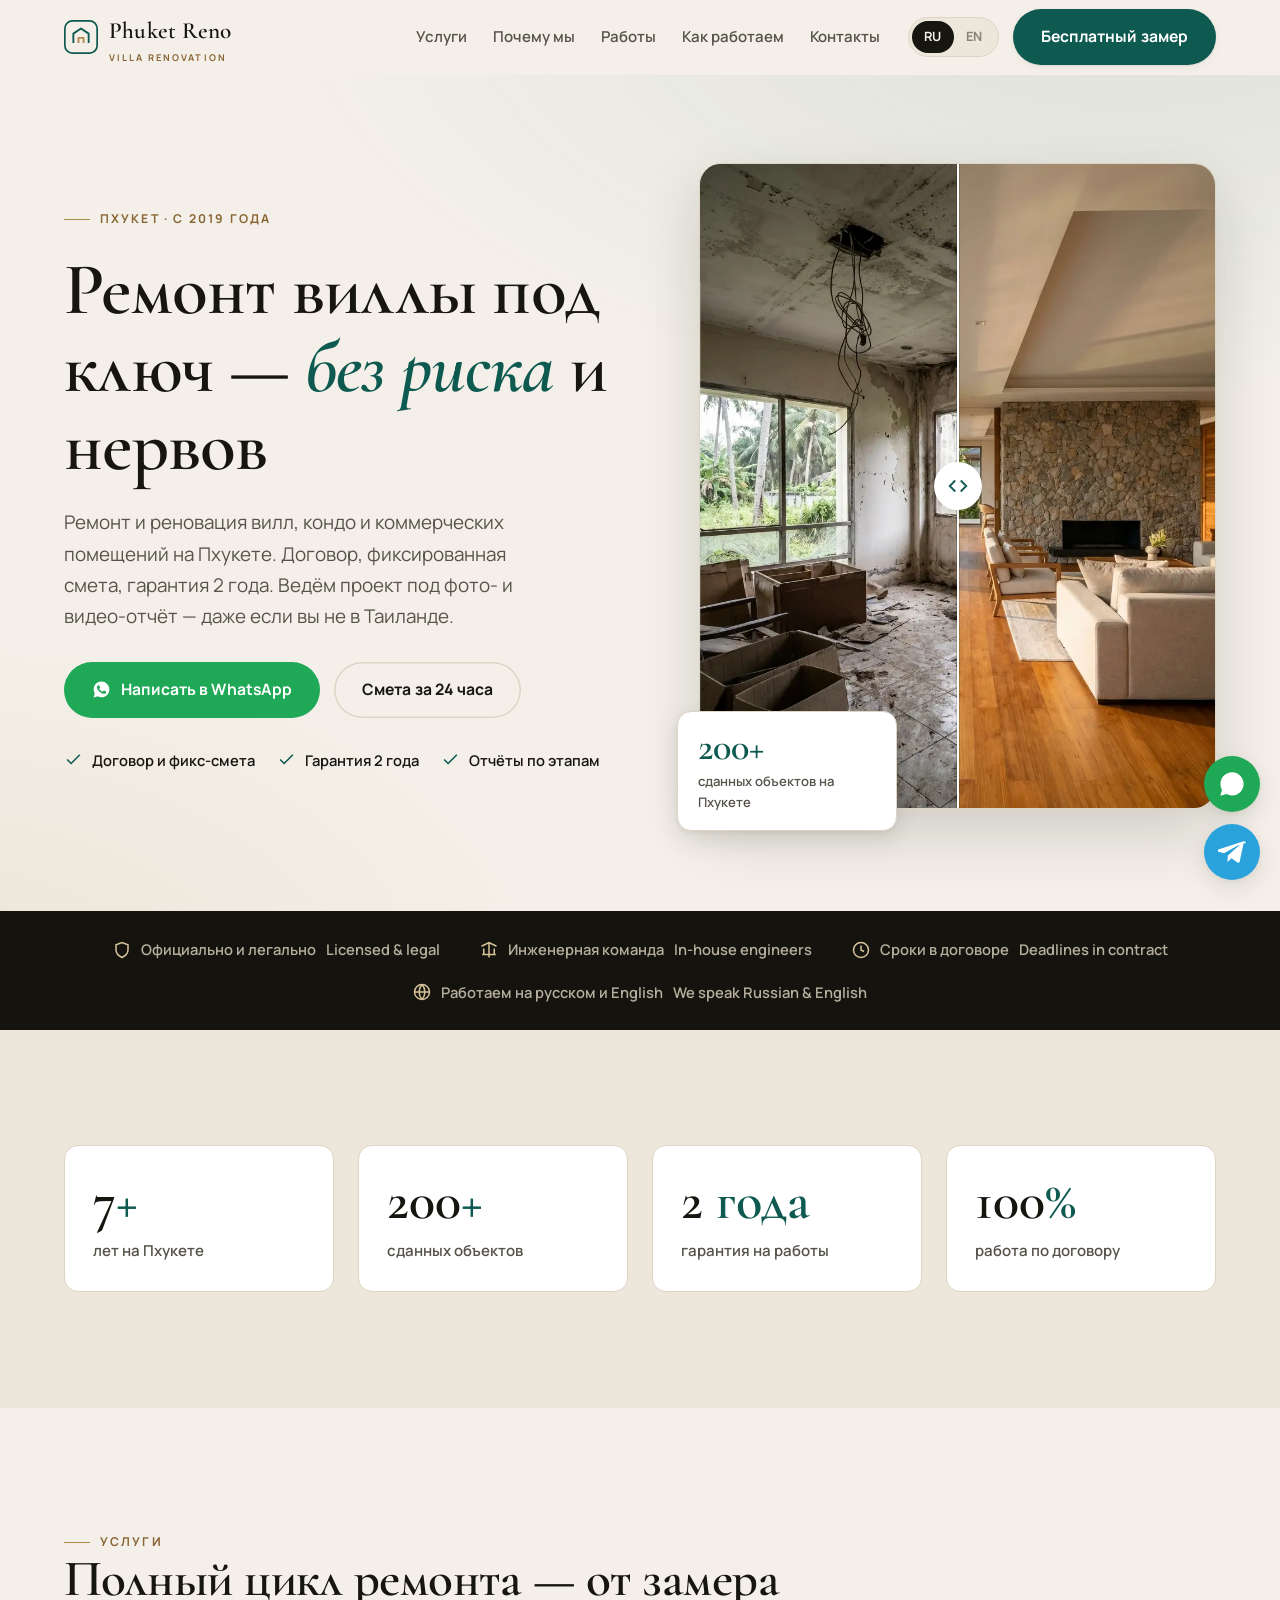
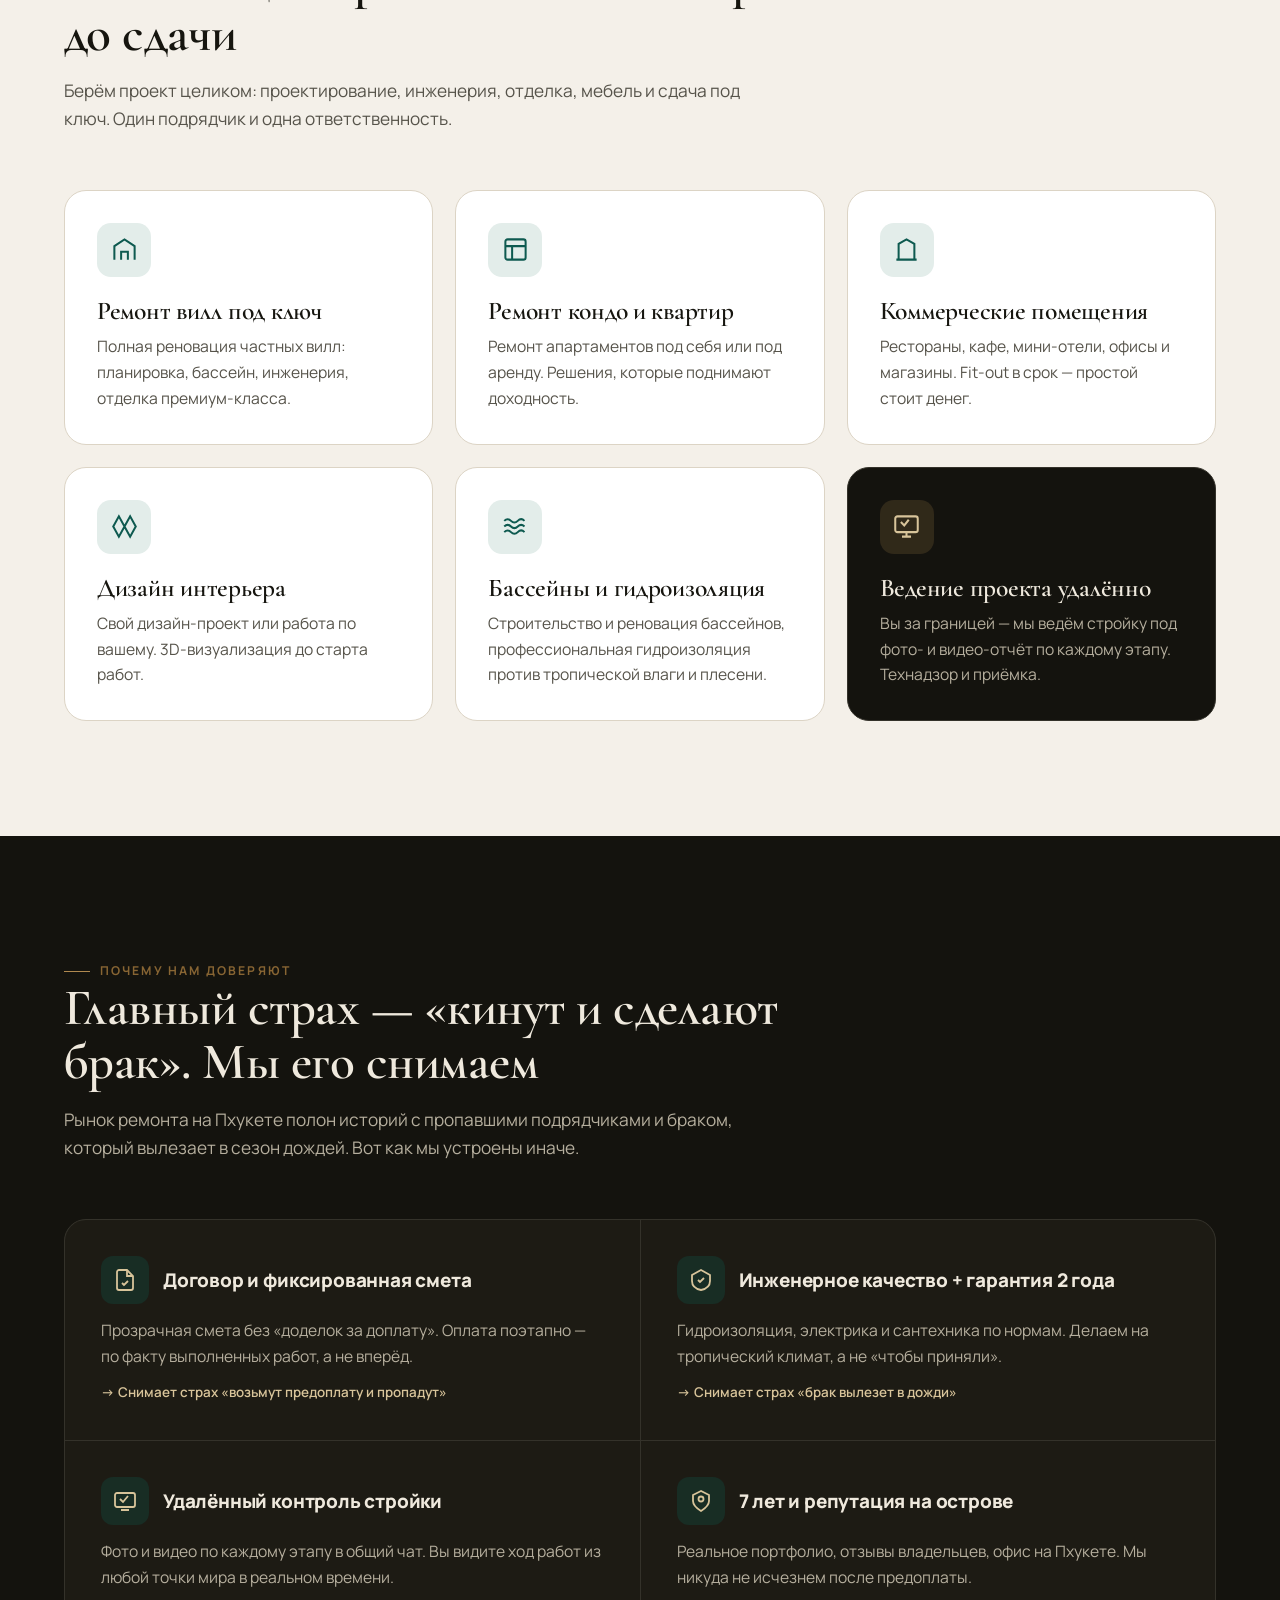
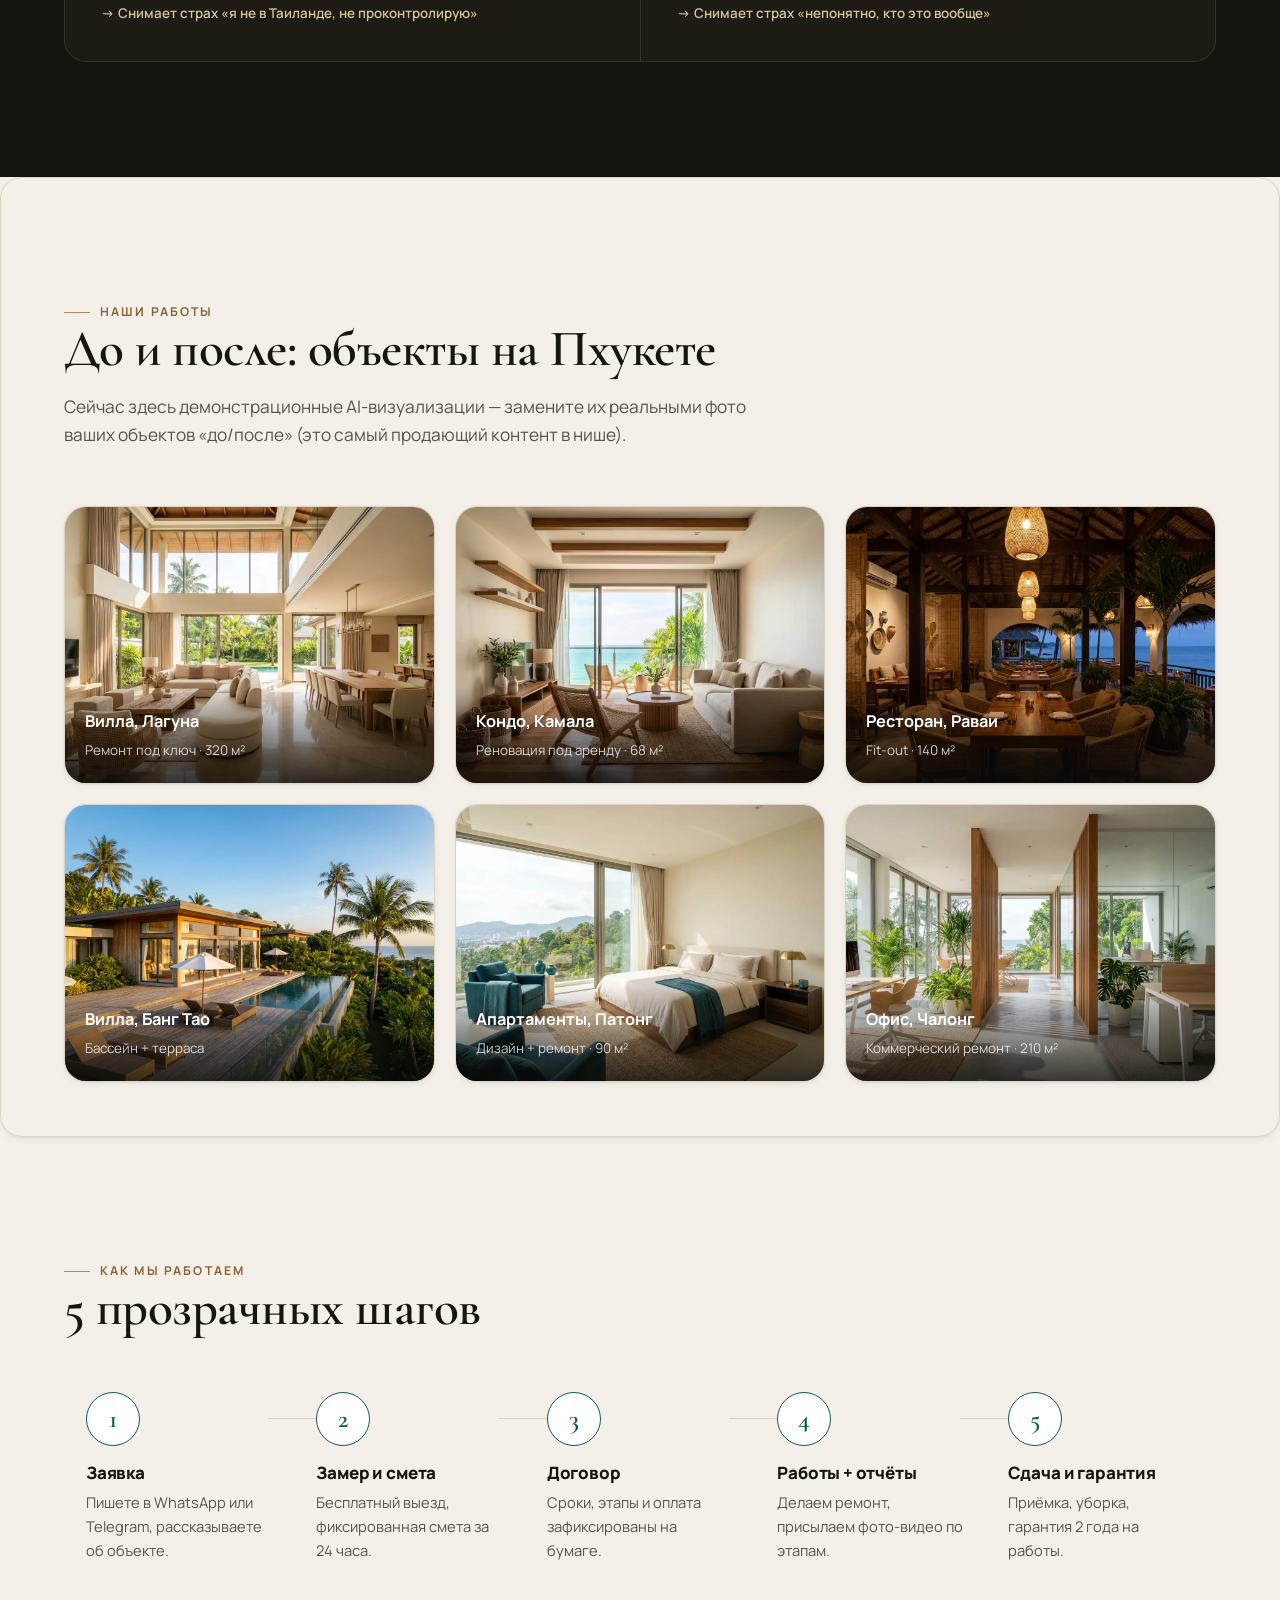
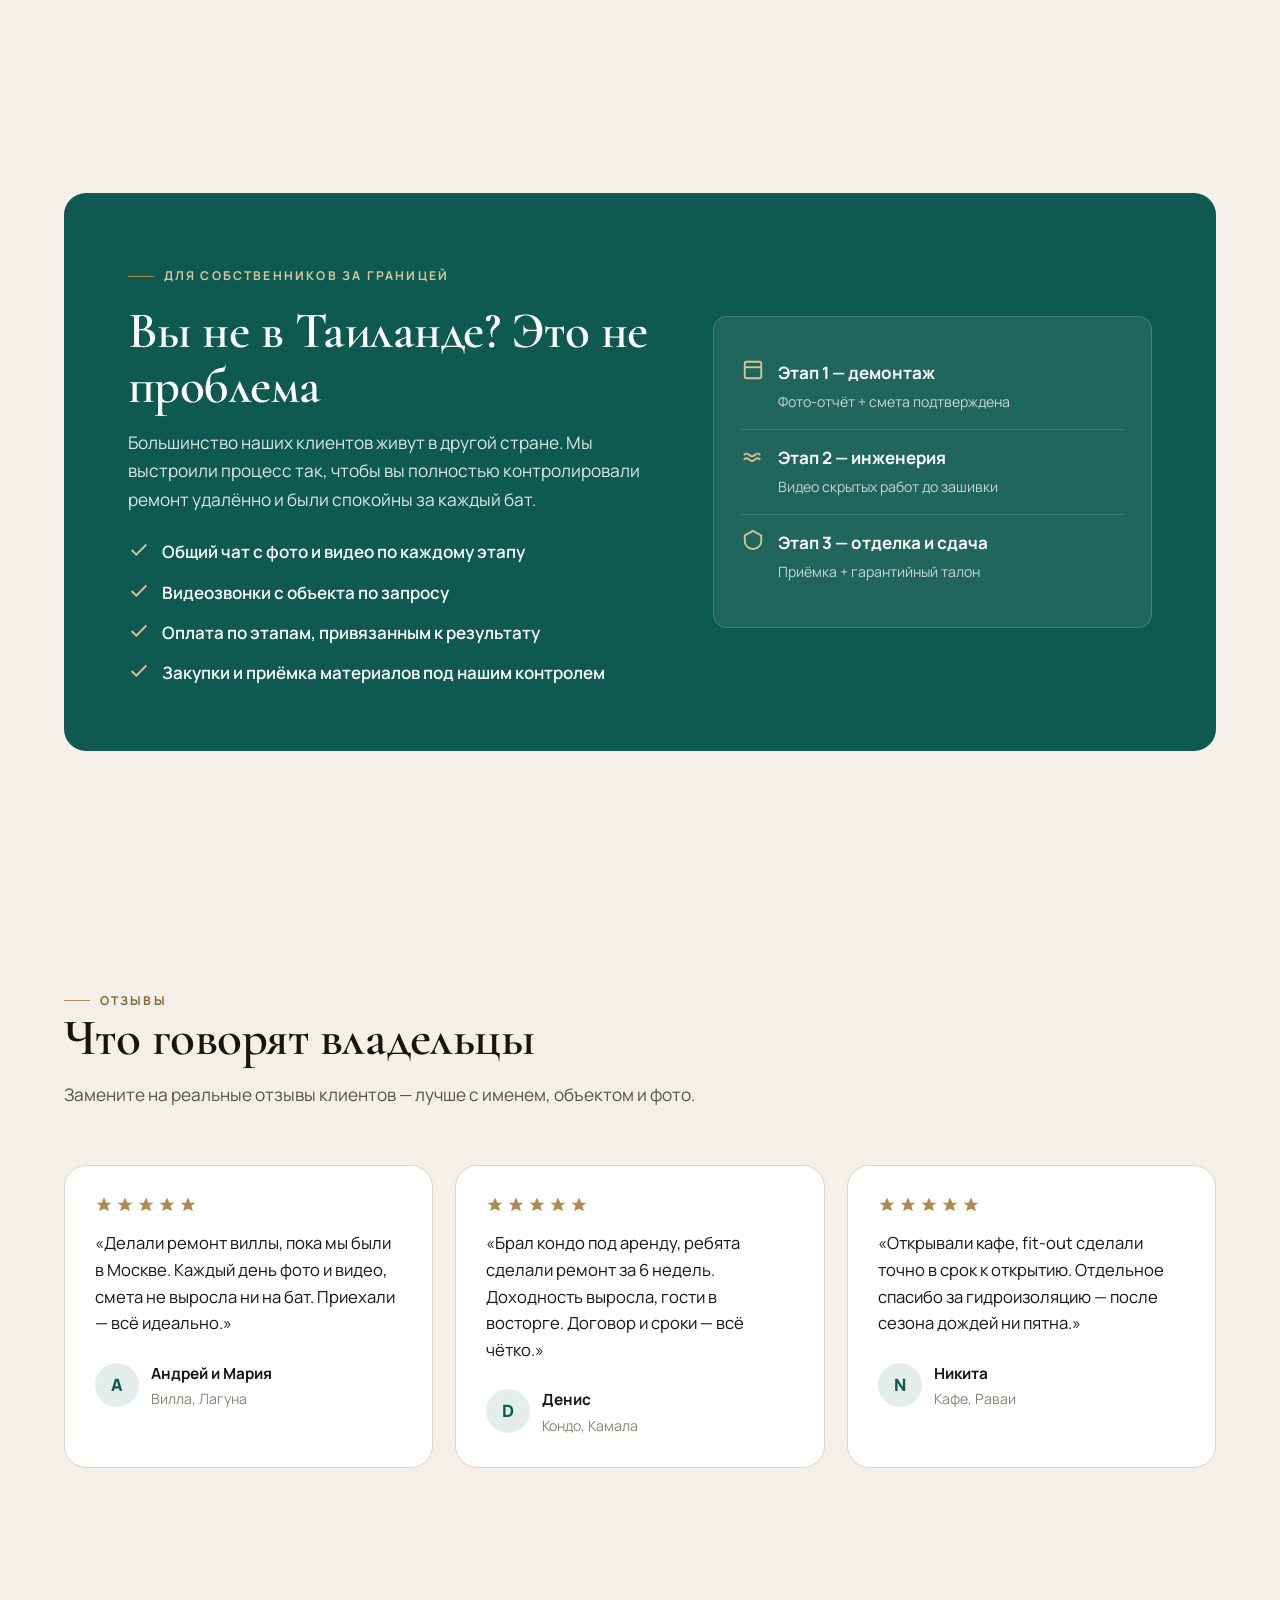
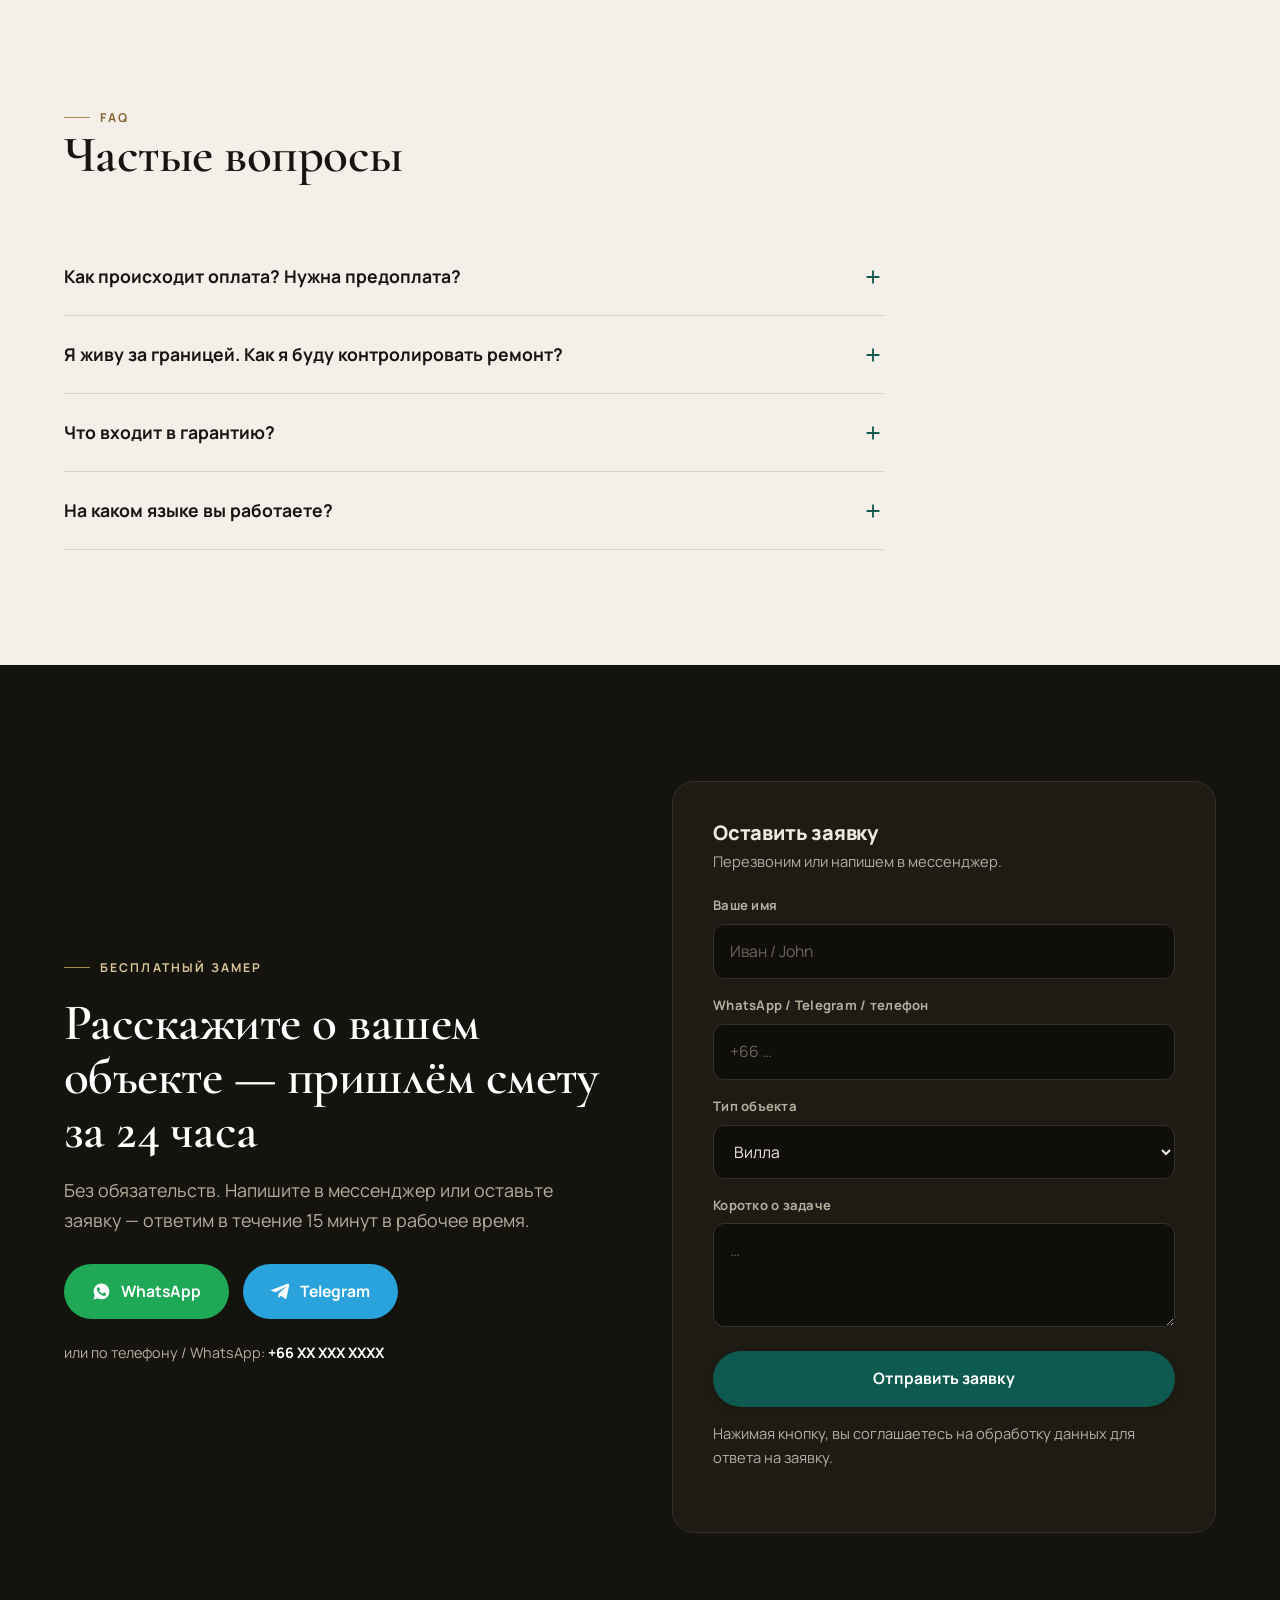
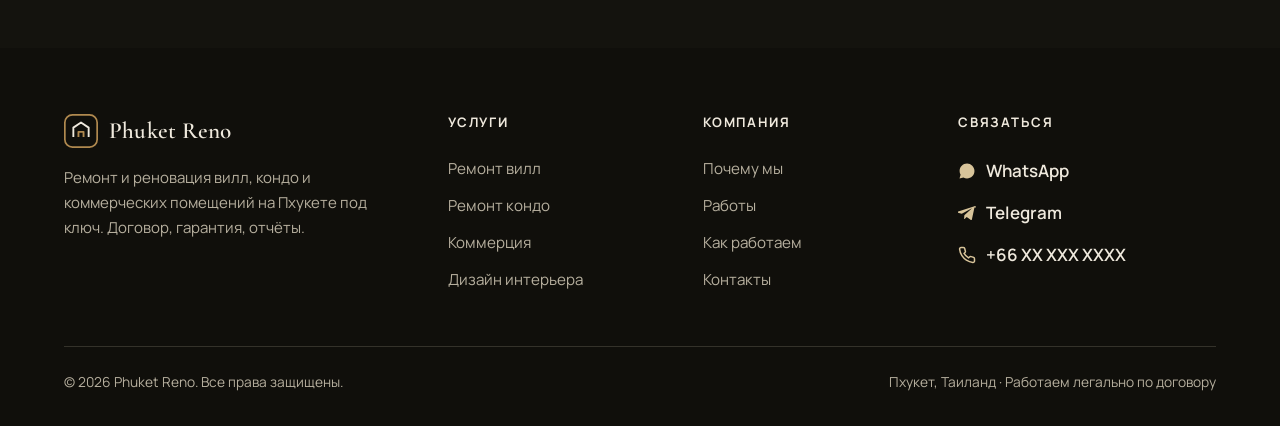
<file: index.html>
<!DOCTYPE html>
<html lang="ru">
<head>
<meta charset="UTF-8">
<meta name="viewport" content="width=device-width, initial-scale=1">
<title>Phuket Reno — Ремонт вилл и кондо на Пхукете под ключ | Договор, гарантия</title>
<meta name="description" content="Ремонт и реновация вилл, квартир и коммерческих помещений на Пхукете под ключ. Договор, фиксированная смета, гарантия 2 года. 7 лет на острове. Ведём проект под фото-видео-отчёт, даже если вы за границей.">
<meta property="og:title" content="Phuket Reno — ремонт вилл и кондо на Пхукете под ключ">
<meta property="og:description" content="Договор, фиксированная смета, гарантия 2 года. Инженерная команда, 7 лет на Пхукете.">
<meta property="og:type" content="website">
<link rel="preconnect" href="https://fonts.googleapis.com">
<link rel="preconnect" href="https://fonts.gstatic.com" crossorigin>
<link rel="stylesheet" href="styles.css">
<link rel="icon" href="data:image/svg+xml,<svg xmlns='http://www.w3.org/2000/svg' viewBox='0 0 40 40'><rect x='1' y='1' width='38' height='38' rx='9' fill='%230E5A50'/><path d='M11 27V16l9-6 9 6v11' stroke='%23F4F0E9' stroke-width='2.4' fill='none' stroke-linejoin='round'/><path d='M17 27v-6h6v6' stroke='%23B0894F' stroke-width='2.4' fill='none' stroke-linejoin='round'/></svg>">
<!--
  ============================================================
  TODO перед публикацией — заменить плейсхолдеры на реальное:
  1. Бренд: «Phuket Reno» → реальное название компании + логотип.
  2. Контакты: WhatsApp wa.me/66XXXXXXXXX, Telegram t.me/your_account,
     телефон +66 XX XXX XXXX, email — везде по тексту (ищите PLACEHOLDER).
  3. Фото проектов «до/после» — заменить CSS-плейсхолдеры на реальные снимки
     (блоки .work .ph и hero .ba). Рекомендуется WebP, lazy-loading.
  4. Отзывы — поставить реальные (имена/тексты сейчас условные).
  5. Цифры в .stats (лет, объектов, кв.м) — выставить фактические.
  6. Подключить аналитику: Meta Pixel + Google Tag (перед </head>).
  7. Форму подключить к боту/CRM/Formspree (сейчас демо-обработчик).
  8. Подставить реальные данные в JSON-LD ниже (telephone, sameAs, address) — те же плейсхолдеры.
  ============================================================
-->
<script type="application/ld+json">
{
  "@context": "https://schema.org",
  "@type": "HomeAndConstructionBusiness",
  "name": "Phuket Reno",
  "description": "Ремонт и реновация вилл, кондо и коммерческих помещений на Пхукете под ключ. Договор, фиксированная смета, гарантия 2 года.",
  "url": "https://a1exxx.github.io/phuket-renovation/",
  "telephone": "+66XXXXXXXXX",
  "priceRange": "$$$",
  "areaServed": { "@type": "Place", "name": "Phuket, Thailand" },
  "address": { "@type": "PostalAddress", "addressLocality": "Phuket", "addressCountry": "TH" },
  "knowsLanguage": ["ru", "en"],
  "sameAs": ["https://t.me/your_account", "https://wa.me/66XXXXXXXXX"]
}
</script>
</head>
<body>

<!-- ========== HEADER ========== -->
<header class="header" id="header">
  <div class="wrap nav">
    <a href="#top" class="brand" aria-label="Phuket Reno — на главную">
      <svg class="brand-mark" viewBox="0 0 40 40" fill="none" aria-hidden="true">
        <rect x="1" y="1" width="38" height="38" rx="9" stroke="#0E5A50" stroke-width="2"/>
        <path d="M11 27V16l9-6 9 6v11" stroke="#0E5A50" stroke-width="2.2" stroke-linejoin="round"/>
        <path d="M17 27v-6h6v6" stroke="#B0894F" stroke-width="2.2" stroke-linejoin="round"/>
      </svg>
      <span>Phuket&nbsp;Reno<small>villa renovation</small></span>
    </a>
    <nav class="nav-links" aria-label="Основная навигация">
      <a href="#services"><span data-ru>Услуги</span><span data-en>Services</span></a>
      <a href="#why"><span data-ru>Почему мы</span><span data-en>Why us</span></a>
      <a href="#work"><span data-ru>Работы</span><span data-en>Projects</span></a>
      <a href="#process"><span data-ru>Как работаем</span><span data-en>Process</span></a>
      <a href="#contact"><span data-ru>Контакты</span><span data-en>Contact</span></a>
    </nav>
    <div class="nav-tools">
      <div class="lang" role="group" aria-label="Язык / Language">
        <button data-lang="ru" class="active">RU</button>
        <button data-lang="en">EN</button>
      </div>
      <a href="#contact" class="btn btn--primary nav-cta">
        <span data-ru>Бесплатный замер</span><span data-en>Free estimate</span>
      </a>
      <button class="burger" id="burger" aria-label="Меню" aria-expanded="false">
        <svg viewBox="0 0 24 24" fill="none" stroke="currentColor" stroke-width="2"><path d="M3 6h18M3 12h18M3 18h18"/></svg>
      </button>
    </div>
  </div>
  <div class="mobile-menu" id="mobileMenu">
    <a href="#services"><span data-ru>Услуги</span><span data-en>Services</span></a>
    <a href="#why"><span data-ru>Почему мы</span><span data-en>Why us</span></a>
    <a href="#work"><span data-ru>Работы</span><span data-en>Projects</span></a>
    <a href="#process"><span data-ru>Как работаем</span><span data-en>Process</span></a>
    <a href="#contact"><span data-ru>Контакты</span><span data-en>Contact</span></a>
    <a href="#contact" class="btn btn--primary"><span data-ru>Бесплатный замер</span><span data-en>Free estimate</span></a>
  </div>
</header>

<main id="top">

<!-- ========== HERO ========== -->
<section class="hero">
  <div class="wrap hero-grid">
    <div class="hero-copy">
      <span class="eyebrow hero-eyebrow"><span data-ru>Пхукет · с 2019 года</span><span data-en>Phuket · since 2019</span></span>
      <h1>
        <span data-ru>Ремонт виллы под ключ — <span class="accent">без риска</span> и нервов</span>
        <span data-en>Turnkey villa renovation — <span class="accent">without the risk</span></span>
      </h1>
      <p class="hero-lead">
        <span data-ru>Ремонт и реновация вилл, кондо и коммерческих помещений на Пхукете. Договор, фиксированная смета, гарантия 2 года. Ведём проект под фото- и видео-отчёт — даже если вы не в Таиланде.</span>
        <span data-en>Renovation of villas, condos and commercial spaces on Phuket. Contract, fixed estimate, 2-year warranty. We run your project with photo & video reports — even when you're abroad.</span>
      </p>
      <div class="hero-cta">
        <a href="#contact" class="btn btn--wa">
          <svg viewBox="0 0 24 24" fill="currentColor" aria-hidden="true"><path d="M12.04 2C6.58 2 2.13 6.45 2.13 11.91c0 1.75.46 3.45 1.32 4.95L2 22l5.25-1.38a9.9 9.9 0 0 0 4.79 1.22h.01c5.46 0 9.91-4.45 9.91-9.91 0-2.65-1.03-5.14-2.9-7.01A9.82 9.82 0 0 0 12.04 2Zm5.8 14.06c-.25.69-1.45 1.32-1.99 1.36-.53.04-1.03.23-3.48-.73-2.93-1.16-4.79-4.18-4.94-4.38-.14-.2-1.18-1.57-1.18-3 0-1.42.75-2.12 1.01-2.41.25-.28.55-.35.74-.35.18 0 .37 0 .53.01.17.01.4-.06.62.48.25.59.84 2.05.91 2.2.07.14.12.31.02.51-.1.2-.15.31-.29.48-.14.17-.3.38-.43.5-.14.14-.29.29-.13.57.17.28.74 1.22 1.59 1.98 1.1.98 2.02 1.28 2.31 1.42.29.14.46.12.63-.07.17-.2.72-.84.91-1.13.18-.28.37-.23.62-.14.25.09 1.61.76 1.89.9.28.14.46.21.53.32.07.12.07.66-.18 1.35Z"/></svg>
          <span data-ru>Написать в WhatsApp</span><span data-en>Message on WhatsApp</span>
        </a>
        <a href="#contact" class="btn btn--ghost">
          <span data-ru>Смета за 24 часа</span><span data-en>Get a quote in 24h</span>
        </a>
      </div>
      <ul class="hero-trust">
        <li><svg viewBox="0 0 24 24" fill="none" stroke="currentColor" stroke-width="2"><path d="M20 6 9 17l-5-5"/></svg><span data-ru>Договор и фикс-смета</span><span data-en>Contract & fixed price</span></li>
        <li><svg viewBox="0 0 24 24" fill="none" stroke="currentColor" stroke-width="2"><path d="M20 6 9 17l-5-5"/></svg><span data-ru>Гарантия 2 года</span><span data-en>2-year warranty</span></li>
        <li><svg viewBox="0 0 24 24" fill="none" stroke="currentColor" stroke-width="2"><path d="M20 6 9 17l-5-5"/></svg><span data-ru>Отчёты по этапам</span><span data-en>Stage-by-stage reports</span></li>
      </ul>
    </div>
    <div class="hero-visual">
      <div class="ba" id="ba">
        <div class="ba-img ba-after"><span class="ba-tag"><span data-ru>После</span><span data-en>After</span></span></div>
        <div class="ba-img ba-before" id="baBefore"><span class="ba-tag"><span data-ru>До</span><span data-en>Before</span></span></div>
        <div class="ba-handle" id="baHandle"></div>
        <div class="ba-knob" id="baKnob" aria-hidden="true">
          <svg viewBox="0 0 24 24" fill="none" stroke="currentColor" stroke-width="2"><path d="m9 18-6-6 6-6M15 6l6 6-6 6"/></svg>
        </div>
        <input type="range" class="ba-range" id="baRange" min="0" max="100" value="50" aria-label="Сравнить до и после / Compare before and after">
      </div>
      <div class="hero-badge">
        <div class="n">200+</div>
        <div class="t"><span data-ru>сданных объектов на Пхукете</span><span data-en>projects completed on Phuket</span></div>
      </div>
    </div>
  </div>
</section>

<!-- ========== TRUST STRIP ========== -->
<div class="strip">
  <div class="wrap">
    <span><svg viewBox="0 0 24 24" fill="none" stroke="currentColor" stroke-width="2"><path d="M12 22s8-4 8-10V5l-8-3-8 3v7c0 6 8 10 8 10Z"/></svg><span data-ru>Официально и легально</span><span data-en>Licensed & legal</span></span>
    <span><svg viewBox="0 0 24 24" fill="none" stroke="currentColor" stroke-width="2"><path d="M12 2v20M2 7l10-5 10 5"/><path d="M5 10v8M19 10v8M3 18h18"/></svg><span data-ru>Инженерная команда</span><span data-en>In-house engineers</span></span>
    <span><svg viewBox="0 0 24 24" fill="none" stroke="currentColor" stroke-width="2"><circle cx="12" cy="12" r="10"/><path d="M12 6v6l4 2"/></svg><span data-ru>Сроки в договоре</span><span data-en>Deadlines in contract</span></span>
    <span><svg viewBox="0 0 24 24" fill="none" stroke="currentColor" stroke-width="2"><path d="M2 12h20M12 2a15 15 0 0 1 0 20M12 2a15 15 0 0 0 0 20"/><circle cx="12" cy="12" r="10"/></svg><span data-ru>Работаем на русском и English</span><span data-en>We speak Russian & English</span></span>
  </div>
</div>

<!-- ========== STATS ========== -->
<section class="stats">
  <div class="wrap">
    <div class="stats-grid">
      <div class="stat"><div class="n">7<b>+</b></div><div class="t"><span data-ru>лет на Пхукете</span><span data-en>years on Phuket</span></div></div>
      <div class="stat"><div class="n">200<b>+</b></div><div class="t"><span data-ru>сданных объектов</span><span data-en>completed projects</span></div></div>
      <div class="stat"><div class="n">2 <b data-ru>года</b><b data-en>yrs</b></div><div class="t"><span data-ru>гарантия на работы</span><span data-en>warranty on all works</span></div></div>
      <div class="stat"><div class="n">100<b>%</b></div><div class="t"><span data-ru>работа по договору</span><span data-en>contract-based</span></div></div>
    </div>
  </div>
</section>

<!-- ========== SERVICES ========== -->
<section class="services" id="services">
  <div class="wrap">
    <div class="section-head">
      <span class="eyebrow"><span data-ru>Услуги</span><span data-en>Services</span></span>
      <h2><span data-ru>Полный цикл ремонта — от замера до сдачи</span><span data-en>Full-cycle renovation — from survey to handover</span></h2>
      <p><span data-ru>Берём проект целиком: проектирование, инженерия, отделка, мебель и сдача под ключ. Один подрядчик и одна ответственность.</span><span data-en>We take the whole project: design, engineering, finishing, furniture and turnkey handover. One contractor, one responsibility.</span></p>
    </div>
    <div class="services-grid">
      <article class="card">
        <div class="card-ico"><svg viewBox="0 0 24 24" fill="none" stroke="currentColor" stroke-width="1.8"><path d="M3 21V9l9-6 9 6v12"/><path d="M9 21v-7h6v7"/></svg></div>
        <h3><span data-ru>Ремонт вилл под ключ</span><span data-en>Turnkey villa renovation</span></h3>
        <p><span data-ru>Полная реновация частных вилл: планировка, бассейн, инженерия, отделка премиум-класса.</span><span data-en>Full renovation of private villas: layout, pool, engineering, premium finishing.</span></p>
      </article>
      <article class="card">
        <div class="card-ico"><svg viewBox="0 0 24 24" fill="none" stroke="currentColor" stroke-width="1.8"><rect x="3" y="3" width="18" height="18" rx="2"/><path d="M3 9h18M9 21V9"/></svg></div>
        <h3><span data-ru>Ремонт кондо и квартир</span><span data-en>Condo & apartment renovation</span></h3>
        <p><span data-ru>Ремонт апартаментов под себя или под аренду. Решения, которые поднимают доходность.</span><span data-en>Apartments for living or rental. Solutions that raise your rental yield.</span></p>
      </article>
      <article class="card">
        <div class="card-ico"><svg viewBox="0 0 24 24" fill="none" stroke="currentColor" stroke-width="1.8"><path d="M3 21h18M5 21V7l7-4 7 4v14"/><path d="M9 9h.01M9 13h.01M15 9h.01M15 13h.01"/></svg></div>
        <h3><span data-ru>Коммерческие помещения</span><span data-en>Commercial fit-out</span></h3>
        <p><span data-ru>Рестораны, кафе, мини-отели, офисы и магазины. Fit-out в срок — простой стоит денег.</span><span data-en>Restaurants, cafés, boutique hotels, offices and shops. On-time fit-out — downtime costs money.</span></p>
      </article>
      <article class="card">
        <div class="card-ico"><svg viewBox="0 0 24 24" fill="none" stroke="currentColor" stroke-width="1.8"><path d="m2 12 5-9 5 9-5 9-5-9ZM12 12l5-9 5 9-5 9-5-9Z"/></svg></div>
        <h3><span data-ru>Дизайн интерьера</span><span data-en>Interior design</span></h3>
        <p><span data-ru>Свой дизайн-проект или работа по вашему. 3D-визуализация до старта работ.</span><span data-en>Our design project or work to yours. 3D visualisation before we start.</span></p>
      </article>
      <article class="card">
        <div class="card-ico"><svg viewBox="0 0 24 24" fill="none" stroke="currentColor" stroke-width="1.8"><path d="M2 12c2-2 4-2 6 0s4 2 6 0 4-2 6 0M2 17c2-2 4-2 6 0s4 2 6 0 4-2 6 0M2 7c2-2 4-2 6 0s4 2 6 0 4-2 6 0"/></svg></div>
        <h3><span data-ru>Бассейны и гидроизоляция</span><span data-en>Pools & waterproofing</span></h3>
        <p><span data-ru>Строительство и реновация бассейнов, профессиональная гидроизоляция против тропической влаги и плесени.</span><span data-en>Pool construction & renovation, professional waterproofing against tropical damp and mould.</span></p>
      </article>
      <article class="card is-feature">
        <div class="card-ico"><svg viewBox="0 0 24 24" fill="none" stroke="currentColor" stroke-width="1.8"><rect x="2" y="3" width="20" height="14" rx="2"/><path d="M8 21h8M12 17v4M7 8l3 3 4-5"/></svg></div>
        <h3><span data-ru>Ведение проекта удалённо</span><span data-en>Remote project management</span></h3>
        <p><span data-ru>Вы за границей — мы ведём стройку под фото- и видео-отчёт по каждому этапу. Технадзор и приёмка.</span><span data-en>You're abroad — we run the build with photo & video reports at every stage. Supervision and acceptance included.</span></p>
      </article>
    </div>
  </div>
</section>

<!-- ========== WHY US / PILLARS ========== -->
<section class="why" id="why">
  <div class="wrap">
    <div class="section-head">
      <span class="eyebrow"><span data-ru>Почему нам доверяют</span><span data-en>Why owners trust us</span></span>
      <h2><span data-ru>Главный страх — «кинут и сделают брак». Мы его снимаем</span><span data-en>The big fear is "they'll vanish or botch it". We remove it</span></h2>
      <p><span data-ru>Рынок ремонта на Пхукете полон историй с пропавшими подрядчиками и браком, который вылезает в сезон дождей. Вот как мы устроены иначе.</span><span data-en>Phuket's renovation market is full of vanished contractors and defects that surface in the rainy season. Here's how we're built differently.</span></p>
    </div>
    <div class="pillars">
      <div class="pillar">
        <div class="pillar-top">
          <div class="pillar-ico"><svg viewBox="0 0 24 24" fill="none" stroke="currentColor" stroke-width="1.8"><path d="M14 2H6a2 2 0 0 0-2 2v16a2 2 0 0 0 2 2h12a2 2 0 0 0 2-2V8z"/><path d="M14 2v6h6M9 15l2 2 4-4"/></svg></div>
          <h3><span data-ru>Договор и фиксированная смета</span><span data-en>Contract & fixed estimate</span></h3>
        </div>
        <p><span data-ru>Прозрачная смета без «доделок за доплату». Оплата поэтапно — по факту выполненных работ, а не вперёд.</span><span data-en>Transparent estimate with no surprise extras. Staged payment against completed work — never fully upfront.</span></p>
        <span class="kill"><span data-ru>→ Снимает страх «возьмут предоплату и пропадут»</span><span data-en>→ Kills the "take the deposit and disappear" fear</span></span>
      </div>
      <div class="pillar">
        <div class="pillar-top">
          <div class="pillar-ico"><svg viewBox="0 0 24 24" fill="none" stroke="currentColor" stroke-width="1.8"><path d="M12 2 3 7v6c0 5 4 8 9 9 5-1 9-4 9-9V7z"/><path d="m9 12 2 2 4-4"/></svg></div>
          <h3><span data-ru>Инженерное качество + гарантия 2 года</span><span data-en>Engineering quality + 2-year warranty</span></h3>
        </div>
        <p><span data-ru>Гидроизоляция, электрика и сантехника по нормам. Делаем на тропический климат, а не «чтобы приняли».</span><span data-en>Waterproofing, electrics and plumbing done to code. Built for the tropical climate, not just to pass acceptance.</span></p>
        <span class="kill"><span data-ru>→ Снимает страх «брак вылезет в дожди»</span><span data-en>→ Kills the "it'll fail in the rains" fear</span></span>
      </div>
      <div class="pillar">
        <div class="pillar-top">
          <div class="pillar-ico"><svg viewBox="0 0 24 24" fill="none" stroke="currentColor" stroke-width="1.8"><rect x="2" y="4" width="20" height="14" rx="2"/><path d="m7 10 3 3 5-6M8 21h8"/></svg></div>
          <h3><span data-ru>Удалённый контроль стройки</span><span data-en>Remote control of the build</span></h3>
        </div>
        <p><span data-ru>Фото и видео по каждому этапу в общий чат. Вы видите ход работ из любой точки мира в реальном времени.</span><span data-en>Photo and video at every stage to a shared chat. You watch progress in real time from anywhere in the world.</span></p>
        <span class="kill"><span data-ru>→ Снимает страх «я не в Таиланде, не проконтролирую»</span><span data-en>→ Kills the "I'm not in Thailand to check" fear</span></span>
      </div>
      <div class="pillar">
        <div class="pillar-top">
          <div class="pillar-ico"><svg viewBox="0 0 24 24" fill="none" stroke="currentColor" stroke-width="1.8"><path d="M12 2 4 6v6c0 5 8 10 8 10s8-5 8-10V6z"/><circle cx="12" cy="10" r="2.5"/></svg></div>
          <h3><span data-ru>7 лет и репутация на острове</span><span data-en>7 years and a local reputation</span></h3>
        </div>
        <p><span data-ru>Реальное портфолио, отзывы владельцев, офис на Пхукете. Мы никуда не исчезнем после предоплаты.</span><span data-en>Real portfolio, owner reviews, an office on Phuket. We're not going anywhere after the deposit.</span></p>
        <span class="kill"><span data-ru>→ Снимает страх «непонятно, кто это вообще»</span><span data-en>→ Kills the "who even are these people" fear</span></span>
      </div>
    </div>
  </div>
</section>

<!-- ========== PORTFOLIO ========== -->
<section class="work" id="work">
  <div class="wrap">
    <div class="section-head">
      <span class="eyebrow"><span data-ru>Наши работы</span><span data-en>Our work</span></span>
      <h2><span data-ru>До и после: объекты на Пхукете</span><span data-en>Before & after: projects on Phuket</span></h2>
      <p><span data-ru>Сейчас здесь демонстрационные AI-визуализации — замените их реальными фото ваших объектов «до/после» (это самый продающий контент в нише).</span><span data-en>These are AI demo visuals for now — replace them with real before/after photos of your projects (the highest-converting content in this niche).</span></p>
    </div>
    <div class="work-grid">
      <figure class="work work-1"><div class="ph"><span data-ru>Фото проекта</span><span data-en>Project photo</span></div><figcaption class="work-meta"><b><span data-ru>Вилла, Лагуна</span><span data-en>Villa, Laguna</span></b><small><span data-ru>Ремонт под ключ · 320 м²</span><span data-en>Turnkey renovation · 320 m²</span></small></figcaption></figure>
      <figure class="work work-2"><div class="ph"><span data-ru>Фото проекта</span><span data-en>Project photo</span></div><figcaption class="work-meta"><b><span data-ru>Кондо, Камала</span><span data-en>Condo, Kamala</span></b><small><span data-ru>Реновация под аренду · 68 м²</span><span data-en>Rental upgrade · 68 m²</span></small></figcaption></figure>
      <figure class="work work-3"><div class="ph"><span data-ru>Фото проекта</span><span data-en>Project photo</span></div><figcaption class="work-meta"><b><span data-ru>Ресторан, Раваи</span><span data-en>Restaurant, Rawai</span></b><small><span data-ru>Fit-out · 140 м²</span><span data-en>Fit-out · 140 m²</span></small></figcaption></figure>
      <figure class="work work-4"><div class="ph"><span data-ru>Фото проекта</span><span data-en>Project photo</span></div><figcaption class="work-meta"><b><span data-ru>Вилла, Банг Тао</span><span data-en>Villa, Bang Tao</span></b><small><span data-ru>Бассейн + терраса</span><span data-en>Pool + terrace</span></small></figcaption></figure>
      <figure class="work work-5"><div class="ph"><span data-ru>Фото проекта</span><span data-en>Project photo</span></div><figcaption class="work-meta"><b><span data-ru>Апартаменты, Патонг</span><span data-en>Apartment, Patong</span></b><small><span data-ru>Дизайн + ремонт · 90 м²</span><span data-en>Design + renovation · 90 m²</span></small></figcaption></figure>
      <figure class="work work-6"><div class="ph"><span data-ru>Фото проекта</span><span data-en>Project photo</span></div><figcaption class="work-meta"><b><span data-ru>Офис, Чалонг</span><span data-en>Office, Chalong</span></b><small><span data-ru>Коммерческий ремонт · 210 м²</span><span data-en>Commercial fit-out · 210 m²</span></small></figcaption></figure>
    </div>
  </div>
</section>

<!-- ========== PROCESS ========== -->
<section class="process" id="process">
  <div class="wrap">
    <div class="section-head">
      <span class="eyebrow"><span data-ru>Как мы работаем</span><span data-en>How we work</span></span>
      <h2><span data-ru>5 прозрачных шагов</span><span data-en>5 transparent steps</span></h2>
    </div>
    <div class="steps">
      <div class="step"><div class="step-n">1</div><h3><span data-ru>Заявка</span><span data-en>Enquiry</span></h3><p><span data-ru>Пишете в WhatsApp или Telegram, рассказываете об объекте.</span><span data-en>Message us on WhatsApp or Telegram, tell us about the property.</span></p></div>
      <div class="step"><div class="step-n">2</div><h3><span data-ru>Замер и смета</span><span data-en>Survey & quote</span></h3><p><span data-ru>Бесплатный выезд, фиксированная смета за 24 часа.</span><span data-en>Free visit, fixed estimate within 24 hours.</span></p></div>
      <div class="step"><div class="step-n">3</div><h3><span data-ru>Договор</span><span data-en>Contract</span></h3><p><span data-ru>Сроки, этапы и оплата зафиксированы на бумаге.</span><span data-en>Timeline, stages and payment fixed on paper.</span></p></div>
      <div class="step"><div class="step-n">4</div><h3><span data-ru>Работы + отчёты</span><span data-en>Build + reports</span></h3><p><span data-ru>Делаем ремонт, присылаем фото-видео по этапам.</span><span data-en>We build and send photo-video reports per stage.</span></p></div>
      <div class="step"><div class="step-n">5</div><h3><span data-ru>Сдача и гарантия</span><span data-en>Handover & warranty</span></h3><p><span data-ru>Приёмка, уборка, гарантия 2 года на работы.</span><span data-en>Acceptance, cleaning, 2-year warranty on works.</span></p></div>
    </div>
  </div>
</section>

<!-- ========== REMOTE OWNERS ========== -->
<section class="wrap">
  <div class="remote">
    <div class="remote-in">
      <div>
        <span class="eyebrow" style="color:var(--brass-soft)"><span data-ru>Для собственников за границей</span><span data-en>For overseas owners</span></span>
        <h2 style="margin-top:18px"><span data-ru>Вы не в Таиланде? Это не проблема</span><span data-en>Not in Thailand? Not a problem</span></h2>
        <p><span data-ru>Большинство наших клиентов живут в другой стране. Мы выстроили процесс так, чтобы вы полностью контролировали ремонт удалённо и были спокойны за каждый бат.</span><span data-en>Most of our clients live abroad. We built the process so you fully control the renovation remotely and feel safe about every baht.</span></p>
        <ul>
          <li><svg viewBox="0 0 24 24" fill="none" stroke="currentColor" stroke-width="2"><path d="M20 6 9 17l-5-5"/></svg><span data-ru>Общий чат с фото и видео по каждому этапу</span><span data-en>Shared chat with photos and video at every stage</span></li>
          <li><svg viewBox="0 0 24 24" fill="none" stroke="currentColor" stroke-width="2"><path d="M20 6 9 17l-5-5"/></svg><span data-ru>Видеозвонки с объекта по запросу</span><span data-en>On-site video calls on request</span></li>
          <li><svg viewBox="0 0 24 24" fill="none" stroke="currentColor" stroke-width="2"><path d="M20 6 9 17l-5-5"/></svg><span data-ru>Оплата по этапам, привязанным к результату</span><span data-en>Payment by stages tied to results</span></li>
          <li><svg viewBox="0 0 24 24" fill="none" stroke="currentColor" stroke-width="2"><path d="M20 6 9 17l-5-5"/></svg><span data-ru>Закупки и приёмка материалов под нашим контролем</span><span data-en>Material purchase and acceptance under our control</span></li>
        </ul>
      </div>
      <div class="remote-card">
        <div class="rrow"><svg viewBox="0 0 24 24" fill="none" stroke="var(--brass-soft)" stroke-width="2" width="22" height="22"><rect x="3" y="3" width="18" height="18" rx="2"/><path d="M3 9h18"/></svg><div><b><span data-ru>Этап 1 — демонтаж</span><span data-en>Stage 1 — demolition</span></b><small><span data-ru>Фото-отчёт + смета подтверждена</span><span data-en>Photo report + estimate confirmed</span></small></div></div>
        <div class="rrow"><svg viewBox="0 0 24 24" fill="none" stroke="var(--brass-soft)" stroke-width="2" width="22" height="22"><path d="M2 12c2-2 4-2 6 0s4 2 6 0 4-2 6 0"/><path d="M2 17c2-2 4-2 6 0s4 2 6 0 4-2 6 0"/></svg><div><b><span data-ru>Этап 2 — инженерия</span><span data-en>Stage 2 — engineering</span></b><small><span data-ru>Видео скрытых работ до зашивки</span><span data-en>Video of hidden works before closing</span></small></div></div>
        <div class="rrow"><svg viewBox="0 0 24 24" fill="none" stroke="var(--brass-soft)" stroke-width="2" width="22" height="22"><path d="M12 2 3 7v6c0 5 4 8 9 9 5-1 9-4 9-9V7z"/></svg><div><b><span data-ru>Этап 3 — отделка и сдача</span><span data-en>Stage 3 — finishing & handover</span></b><small><span data-ru>Приёмка + гарантийный талон</span><span data-en>Acceptance + warranty certificate</span></small></div></div>
      </div>
    </div>
  </div>
</section>

<!-- ========== REVIEWS ========== -->
<section class="reviews">
  <div class="wrap">
    <div class="section-head">
      <span class="eyebrow"><span data-ru>Отзывы</span><span data-en>Reviews</span></span>
      <h2><span data-ru>Что говорят владельцы</span><span data-en>What owners say</span></h2>
      <p><span data-ru>Замените на реальные отзывы клиентов — лучше с именем, объектом и фото.</span><span data-en>Replace with real client reviews — ideally with a name, project and photo.</span></p>
    </div>
    <div class="reviews-grid">
      <article class="review">
        <div class="stars" aria-label="5 / 5"><svg viewBox="0 0 24 24" fill="currentColor"><path d="m12 2 3 7h7l-5.5 4 2 7L12 17l-6.5 3 2-7L2 9h7z"/></svg><svg viewBox="0 0 24 24" fill="currentColor"><path d="m12 2 3 7h7l-5.5 4 2 7L12 17l-6.5 3 2-7L2 9h7z"/></svg><svg viewBox="0 0 24 24" fill="currentColor"><path d="m12 2 3 7h7l-5.5 4 2 7L12 17l-6.5 3 2-7L2 9h7z"/></svg><svg viewBox="0 0 24 24" fill="currentColor"><path d="m12 2 3 7h7l-5.5 4 2 7L12 17l-6.5 3 2-7L2 9h7z"/></svg><svg viewBox="0 0 24 24" fill="currentColor"><path d="m12 2 3 7h7l-5.5 4 2 7L12 17l-6.5 3 2-7L2 9h7z"/></svg></div>
        <p><span data-ru>«Делали ремонт виллы, пока мы были в Москве. Каждый день фото и видео, смета не выросла ни на бат. Приехали — всё идеально.»</span><span data-en>"They renovated our villa while we were in Moscow. Daily photos and video, the estimate didn't grow by a single baht. We arrived — everything perfect."</span></p>
        <div class="who"><div class="av">А</div><div><b><span data-ru>Андрей и Мария</span><span data-en>Andrey & Maria</span></b><small><span data-ru>Вилла, Лагуна</span><span data-en>Villa, Laguna</span></small></div></div>
      </article>
      <article class="review">
        <div class="stars" aria-label="5 / 5"><svg viewBox="0 0 24 24" fill="currentColor"><path d="m12 2 3 7h7l-5.5 4 2 7L12 17l-6.5 3 2-7L2 9h7z"/></svg><svg viewBox="0 0 24 24" fill="currentColor"><path d="m12 2 3 7h7l-5.5 4 2 7L12 17l-6.5 3 2-7L2 9h7z"/></svg><svg viewBox="0 0 24 24" fill="currentColor"><path d="m12 2 3 7h7l-5.5 4 2 7L12 17l-6.5 3 2-7L2 9h7z"/></svg><svg viewBox="0 0 24 24" fill="currentColor"><path d="m12 2 3 7h7l-5.5 4 2 7L12 17l-6.5 3 2-7L2 9h7z"/></svg><svg viewBox="0 0 24 24" fill="currentColor"><path d="m12 2 3 7h7l-5.5 4 2 7L12 17l-6.5 3 2-7L2 9h7z"/></svg></div>
        <p><span data-ru>«Брал кондо под аренду, ребята сделали ремонт за 6 недель. Доходность выросла, гости в восторге. Договор и сроки — всё чётко.»</span><span data-en>"Bought a condo for rental, the team renovated it in 6 weeks. Yield went up, guests love it. Contract and deadlines — all clear."</span></p>
        <div class="who"><div class="av">D</div><div><b><span data-ru>Денис</span><span data-en>Denis</span></b><small><span data-ru>Кондо, Камала</span><span data-en>Condo, Kamala</span></small></div></div>
      </article>
      <article class="review">
        <div class="stars" aria-label="5 / 5"><svg viewBox="0 0 24 24" fill="currentColor"><path d="m12 2 3 7h7l-5.5 4 2 7L12 17l-6.5 3 2-7L2 9h7z"/></svg><svg viewBox="0 0 24 24" fill="currentColor"><path d="m12 2 3 7h7l-5.5 4 2 7L12 17l-6.5 3 2-7L2 9h7z"/></svg><svg viewBox="0 0 24 24" fill="currentColor"><path d="m12 2 3 7h7l-5.5 4 2 7L12 17l-6.5 3 2-7L2 9h7z"/></svg><svg viewBox="0 0 24 24" fill="currentColor"><path d="m12 2 3 7h7l-5.5 4 2 7L12 17l-6.5 3 2-7L2 9h7z"/></svg><svg viewBox="0 0 24 24" fill="currentColor"><path d="m12 2 3 7h7l-5.5 4 2 7L12 17l-6.5 3 2-7L2 9h7z"/></svg></div>
        <p><span data-ru>«Открывали кафе, fit-out сделали точно в срок к открытию. Отдельное спасибо за гидроизоляцию — после сезона дождей ни пятна.»</span><span data-en>"We opened a café, the fit-out was done exactly on time for the launch. Special thanks for the waterproofing — not a stain after the rainy season."</span></p>
        <div class="who"><div class="av">N</div><div><b><span data-ru>Никита</span><span data-en>Nikita</span></b><small><span data-ru>Кафе, Раваи</span><span data-en>Café, Rawai</span></small></div></div>
      </article>
    </div>
  </div>
</section>

<!-- ========== FAQ ========== -->
<section class="faq">
  <div class="wrap">
    <div class="section-head">
      <span class="eyebrow">FAQ</span>
      <h2><span data-ru>Частые вопросы</span><span data-en>Common questions</span></h2>
    </div>
    <div class="faq-list" id="faq">
      <div class="faq-item">
        <button class="faq-q"><span><span data-ru>Как происходит оплата? Нужна предоплата?</span><span data-en>How does payment work? Is a deposit required?</span></span><svg viewBox="0 0 24 24" fill="none" stroke="currentColor" stroke-width="2"><path d="M12 5v14M5 12h14"/></svg></button>
        <div class="faq-a"><p><span data-ru>Оплата делится на этапы, привязанные к выполненным работам. Вы не платите всю сумму вперёд — каждый платёж идёт за уже сделанный и подтверждённый этап.</span><span data-en>Payment is split into stages tied to completed work. You don't pay the full amount upfront — each payment covers an already finished and confirmed stage.</span></p></div>
      </div>
      <div class="faq-item">
        <button class="faq-q"><span><span data-ru>Я живу за границей. Как я буду контролировать ремонт?</span><span data-en>I live abroad. How will I control the renovation?</span></span><svg viewBox="0 0 24 24" fill="none" stroke="currentColor" stroke-width="2"><path d="M12 5v14M5 12h14"/></svg></button>
        <div class="faq-a"><p><span data-ru>Мы ведём общий чат, куда присылаем фото и видео по каждому этапу, включая скрытые работы до зашивки. По запросу — видеозвонки прямо с объекта. Большинство наших клиентов не в Таиланде.</span><span data-en>We run a shared chat with photos and video at every stage, including hidden works before they're closed up. On request — video calls live from the site. Most of our clients are not in Thailand.</span></p></div>
      </div>
      <div class="faq-item">
        <button class="faq-q"><span><span data-ru>Что входит в гарантию?</span><span data-en>What does the warranty cover?</span></span><svg viewBox="0 0 24 24" fill="none" stroke="currentColor" stroke-width="2"><path d="M12 5v14M5 12h14"/></svg></button>
        <div class="faq-a"><p><span data-ru>На все выполненные работы действует гарантия 2 года. Если что-то проявится — исправляем за свой счёт. Условия прописаны в договоре.</span><span data-en>All completed works carry a 2-year warranty. If anything shows up — we fix it at our own cost. The terms are written into the contract.</span></p></div>
      </div>
      <div class="faq-item">
        <button class="faq-q"><span><span data-ru>На каком языке вы работаете?</span><span data-en>What language do you work in?</span></span><svg viewBox="0 0 24 24" fill="none" stroke="currentColor" stroke-width="2"><path d="M12 5v14M5 12h14"/></svg></button>
        <div class="faq-a"><p><span data-ru>Полное сопровождение на русском и английском — договор, смета, общение и отчёты. С тайскими подрядчиками и поставщиками общаемся сами.</span><span data-en>Full support in Russian and English — contract, estimate, communication and reports. We handle Thai contractors and suppliers ourselves.</span></p></div>
      </div>
    </div>
  </div>
</section>

<!-- ========== CONTACT / CTA ========== -->
<section class="cta" id="contact">
  <div class="wrap cta-in">
    <div>
      <span class="eyebrow" style="color:var(--brass-soft)"><span data-ru>Бесплатный замер</span><span data-en>Free estimate</span></span>
      <h2 style="margin-top:18px"><span data-ru>Расскажите о вашем объекте — пришлём смету за 24 часа</span><span data-en>Tell us about your property — get a quote in 24 hours</span></h2>
      <p class="cta-lead"><span data-ru>Без обязательств. Напишите в мессенджер или оставьте заявку — ответим в течение 15 минут в рабочее время.</span><span data-en>No obligations. Message us or leave a request — we reply within 15 minutes during working hours.</span></p>
      <div class="cta-actions">
        <!-- PLACEHOLDER: замените 66XXXXXXXXX на реальный номер WhatsApp -->
        <a href="https://wa.me/66XXXXXXXXX" class="btn btn--wa" target="_blank" rel="noopener">
          <svg viewBox="0 0 24 24" fill="currentColor" aria-hidden="true"><path d="M12.04 2C6.58 2 2.13 6.45 2.13 11.91c0 1.75.46 3.45 1.32 4.95L2 22l5.25-1.38a9.9 9.9 0 0 0 4.79 1.22h.01c5.46 0 9.91-4.45 9.91-9.91 0-2.65-1.03-5.14-2.9-7.01A9.82 9.82 0 0 0 12.04 2Zm5.8 14.06c-.25.69-1.45 1.32-1.99 1.36-.53.04-1.03.23-3.48-.73-2.93-1.16-4.79-4.18-4.94-4.38-.14-.2-1.18-1.57-1.18-3 0-1.42.75-2.12 1.01-2.41.25-.28.55-.35.74-.35.18 0 .37 0 .53.01.17.01.4-.06.62.48.25.59.84 2.05.91 2.2.07.14.12.31.02.51-.1.2-.15.31-.29.48-.14.17-.3.38-.43.5-.14.14-.29.29-.13.57.17.28.74 1.22 1.59 1.98 1.1.98 2.02 1.28 2.31 1.42.29.14.46.12.63-.07.17-.2.72-.84.91-1.13.18-.28.37-.23.62-.14.25.09 1.61.76 1.89.9.28.14.46.21.53.32.07.12.07.66-.18 1.35Z"/></svg>
          WhatsApp
        </a>
        <!-- PLACEHOLDER: замените your_account на реальный Telegram -->
        <a href="https://t.me/your_account" class="btn btn--tg" target="_blank" rel="noopener">
          <svg viewBox="0 0 24 24" fill="currentColor" aria-hidden="true"><path d="M21.94 4.5 18.6 20.2c-.25 1.1-.92 1.37-1.86.86l-5.14-3.79-2.48 2.39c-.28.27-.5.5-1.03.5l.37-5.2 9.5-8.58c.41-.37-.09-.57-.64-.2L5.06 13.1l-5.06-1.58c-1.1-.34-1.12-1.1.23-1.62l19.78-7.62c.92-.34 1.72.2 1.92 1.62Z" transform="translate(1 0)"/></svg>
          Telegram
        </a>
      </div>
      <p class="cta-or"><span data-ru>или по телефону / WhatsApp:</span><span data-en>or by phone / WhatsApp:</span> <a href="tel:+66XXXXXXXXX" style="color:#fff;font-weight:700">+66&nbsp;XX&nbsp;XXX&nbsp;XXXX</a></p>
    </div>
    <form class="form" id="leadForm" novalidate>
      <h3><span data-ru>Оставить заявку</span><span data-en>Leave a request</span></h3>
      <p><span data-ru>Перезвоним или напишем в мессенджер.</span><span data-en>We'll call back or message you.</span></p>
      <div class="form-ok" id="formOk"><span data-ru>Спасибо! Заявка отправлена — свяжемся с вами в течение 15 минут.</span><span data-en>Thank you! Request sent — we'll contact you within 15 minutes.</span></div>
      <div class="field">
        <label for="name"><span data-ru>Ваше имя</span><span data-en>Your name</span></label>
        <input id="name" name="name" type="text" autocomplete="name" required placeholder="Иван / John">
      </div>
      <div class="field">
        <label for="contact"><span data-ru>WhatsApp / Telegram / телефон</span><span data-en>WhatsApp / Telegram / phone</span></label>
        <input id="contact" name="contact" type="text" inputmode="tel" autocomplete="tel" required placeholder="+66 …">
      </div>
      <div class="field">
        <label for="object"><span data-ru>Тип объекта</span><span data-en>Property type</span></label>
        <select id="object" name="object">
          <option data-ru>Вилла</option><option data-en>Villa</option>
          <option data-ru>Кондо / квартира</option><option data-en>Condo / apartment</option>
          <option data-ru>Коммерческое помещение</option><option data-en>Commercial space</option>
        </select>
      </div>
      <div class="field">
        <label for="msg"><span data-ru>Коротко о задаче</span><span data-en>Briefly about the task</span></label>
        <textarea id="msg" name="msg" placeholder="…"></textarea>
      </div>
      <button type="submit" class="btn btn--primary btn--block"><span data-ru>Отправить заявку</span><span data-en>Send request</span></button>
      <p class="form-note"><span data-ru>Нажимая кнопку, вы соглашаетесь на обработку данных для ответа на заявку.</span><span data-en>By submitting, you agree to your data being processed to reply to your request.</span></p>
    </form>
  </div>
</section>

</main>

<!-- ========== FOOTER ========== -->
<footer class="footer">
  <div class="wrap">
    <div class="footer-grid">
      <div>
        <div class="brand" style="color:var(--on-dark)">
          <svg class="brand-mark" viewBox="0 0 40 40" fill="none" aria-hidden="true"><rect x="1" y="1" width="38" height="38" rx="9" stroke="#B0894F" stroke-width="2"/><path d="M11 27V16l9-6 9 6v11" stroke="#EFE9DD" stroke-width="2.2" stroke-linejoin="round"/><path d="M17 27v-6h6v6" stroke="#B0894F" stroke-width="2.2" stroke-linejoin="round"/></svg>
          <span>Phuket&nbsp;Reno</span>
        </div>
        <p style="max-width:34ch"><span data-ru>Ремонт и реновация вилл, кондо и коммерческих помещений на Пхукете под ключ. Договор, гарантия, отчёты.</span><span data-en>Turnkey renovation of villas, condos and commercial spaces on Phuket. Contract, warranty, reports.</span></p>
      </div>
      <div>
        <h4><span data-ru>Услуги</span><span data-en>Services</span></h4>
        <div class="footer-links">
          <a href="#services"><span data-ru>Ремонт вилл</span><span data-en>Villa renovation</span></a>
          <a href="#services"><span data-ru>Ремонт кондо</span><span data-en>Condo renovation</span></a>
          <a href="#services"><span data-ru>Коммерция</span><span data-en>Commercial</span></a>
          <a href="#services"><span data-ru>Дизайн интерьера</span><span data-en>Interior design</span></a>
        </div>
      </div>
      <div>
        <h4><span data-ru>Компания</span><span data-en>Company</span></h4>
        <div class="footer-links">
          <a href="#why"><span data-ru>Почему мы</span><span data-en>Why us</span></a>
          <a href="#work"><span data-ru>Работы</span><span data-en>Projects</span></a>
          <a href="#process"><span data-ru>Как работаем</span><span data-en>Process</span></a>
          <a href="#contact"><span data-ru>Контакты</span><span data-en>Contact</span></a>
        </div>
      </div>
      <div>
        <h4><span data-ru>Связаться</span><span data-en>Get in touch</span></h4>
        <div class="footer-contact">
          <a href="https://wa.me/66XXXXXXXXX" target="_blank" rel="noopener"><svg viewBox="0 0 24 24" fill="currentColor"><path d="M12.04 2C6.58 2 2.13 6.45 2.13 11.91c0 1.75.46 3.45 1.32 4.95L2 22l5.25-1.38a9.9 9.9 0 0 0 4.79 1.22c5.46 0 9.91-4.45 9.91-9.91 0-2.65-1.03-5.14-2.9-7.01A9.82 9.82 0 0 0 12.04 2Z"/></svg>WhatsApp</a>
          <a href="https://t.me/your_account" target="_blank" rel="noopener"><svg viewBox="0 0 24 24" fill="currentColor"><path d="M21.94 4.5 18.6 20.2c-.25 1.1-.92 1.37-1.86.86l-5.14-3.79-2.48 2.39c-.28.27-.5.5-1.03.5l.37-5.2 9.5-8.58c.41-.37-.09-.57-.64-.2L5.06 13.1 0 11.52c-1.1-.34.23-1.62.23-1.62L22 2.88c.92-.34 1.72.2 1.92 1.62Z"/></svg>Telegram</a>
          <a href="tel:+66XXXXXXXXX"><svg viewBox="0 0 24 24" fill="none" stroke="currentColor" stroke-width="2"><path d="M22 16.92v3a2 2 0 0 1-2.18 2 19.8 19.8 0 0 1-8.63-3.07 19.5 19.5 0 0 1-6-6 19.8 19.8 0 0 1-3.07-8.67A2 2 0 0 1 4.11 2h3a2 2 0 0 1 2 1.72c.13.96.36 1.9.7 2.81a2 2 0 0 1-.45 2.11L8.09 9.91a16 16 0 0 0 6 6l1.27-1.27a2 2 0 0 1 2.11-.45c.9.34 1.85.57 2.81.7A2 2 0 0 1 22 16.92Z"/></svg>+66 XX XXX XXXX</a>
        </div>
      </div>
    </div>
    <div class="footer-bottom">
      <span>© 2026 Phuket Reno. <span data-ru>Все права защищены.</span><span data-en>All rights reserved.</span></span>
      <span><span data-ru>Пхукет, Таиланд · Работаем легально по договору</span><span data-en>Phuket, Thailand · Licensed, contract-based</span></span>
    </div>
  </div>
</footer>

<!-- ========== FLOATING CONTACT ========== -->
<div class="fab">
  <a class="wa" href="https://wa.me/66XXXXXXXXX" target="_blank" rel="noopener" aria-label="WhatsApp"><svg viewBox="0 0 24 24" fill="currentColor"><path d="M12.04 2C6.58 2 2.13 6.45 2.13 11.91c0 1.75.46 3.45 1.32 4.95L2 22l5.25-1.38a9.9 9.9 0 0 0 4.79 1.22c5.46 0 9.91-4.45 9.91-9.91 0-2.65-1.03-5.14-2.9-7.01A9.82 9.82 0 0 0 12.04 2Z"/></svg></a>
  <a class="tg" href="https://t.me/your_account" target="_blank" rel="noopener" aria-label="Telegram"><svg viewBox="0 0 24 24" fill="currentColor"><path d="M21.94 4.5 18.6 20.2c-.25 1.1-.92 1.37-1.86.86l-5.14-3.79-2.48 2.39c-.28.27-.5.5-1.03.5l.37-5.2 9.5-8.58c.41-.37-.09-.57-.64-.2L5.06 13.1 0 11.52c-1.1-.34.23-1.62.23-1.62L22 2.88c.92-.34 1.72.2 1.92 1.62Z"/></svg></a>
</div>

<script>
(function () {
  // ---- language switch ----
  var saved = null;
  try { saved = localStorage.getItem('lang'); } catch (e) {}
  if (saved) document.documentElement.lang = saved;
  function setLang(l) {
    document.documentElement.lang = l;
    try { localStorage.setItem('lang', l); } catch (e) {}
    document.querySelectorAll('.lang button').forEach(function (b) {
      b.classList.toggle('active', b.getAttribute('data-lang') === l);
    });
  }
  document.querySelectorAll('.lang button').forEach(function (b) {
    b.addEventListener('click', function () { setLang(b.getAttribute('data-lang')); });
  });
  setLang(document.documentElement.lang === 'en' ? 'en' : 'ru');

  // ---- header shadow on scroll ----
  var header = document.getElementById('header');
  function onScroll() { header.classList.toggle('scrolled', window.scrollY > 8); }
  window.addEventListener('scroll', onScroll, { passive: true }); onScroll();

  // ---- mobile menu ----
  var burger = document.getElementById('burger');
  var menu = document.getElementById('mobileMenu');
  burger.addEventListener('click', function () {
    var open = menu.classList.toggle('open');
    burger.setAttribute('aria-expanded', open);
  });
  menu.querySelectorAll('a').forEach(function (a) {
    a.addEventListener('click', function () { menu.classList.remove('open'); burger.setAttribute('aria-expanded', false); });
  });

  // ---- before/after slider ----
  var range = document.getElementById('baRange');
  var before = document.getElementById('baBefore');
  var handle = document.getElementById('baHandle');
  var knob = document.getElementById('baKnob');
  function moveBA(v) {
    before.style.clipPath = 'inset(0 ' + (100 - v) + '% 0 0)';
    handle.style.left = v + '%';
    knob.style.left = v + '%';
  }
  if (range) { range.addEventListener('input', function () { moveBA(this.value); }); moveBA(50); }

  // ---- FAQ accordion ----
  document.querySelectorAll('#faq .faq-item').forEach(function (item) {
    var q = item.querySelector('.faq-q');
    var a = item.querySelector('.faq-a');
    q.addEventListener('click', function () {
      var open = item.classList.toggle('open');
      a.style.maxHeight = open ? a.scrollHeight + 'px' : 0;
    });
  });

  // ---- lead form (demo handler — connect to bot/CRM/Formspree) ----
  var form = document.getElementById('leadForm');
  form.addEventListener('submit', function (e) {
    e.preventDefault();
    if (!form.checkValidity()) { form.reportValidity(); return; }
    // TODO: отправить данные в бот/CRM. Сейчас — демо-подтверждение.
    document.getElementById('formOk').style.display = 'block';
    form.reset();
    document.getElementById('formOk').scrollIntoView({ behavior: 'smooth', block: 'center' });
  });
})();
</script>
</body>
</html>
</file>
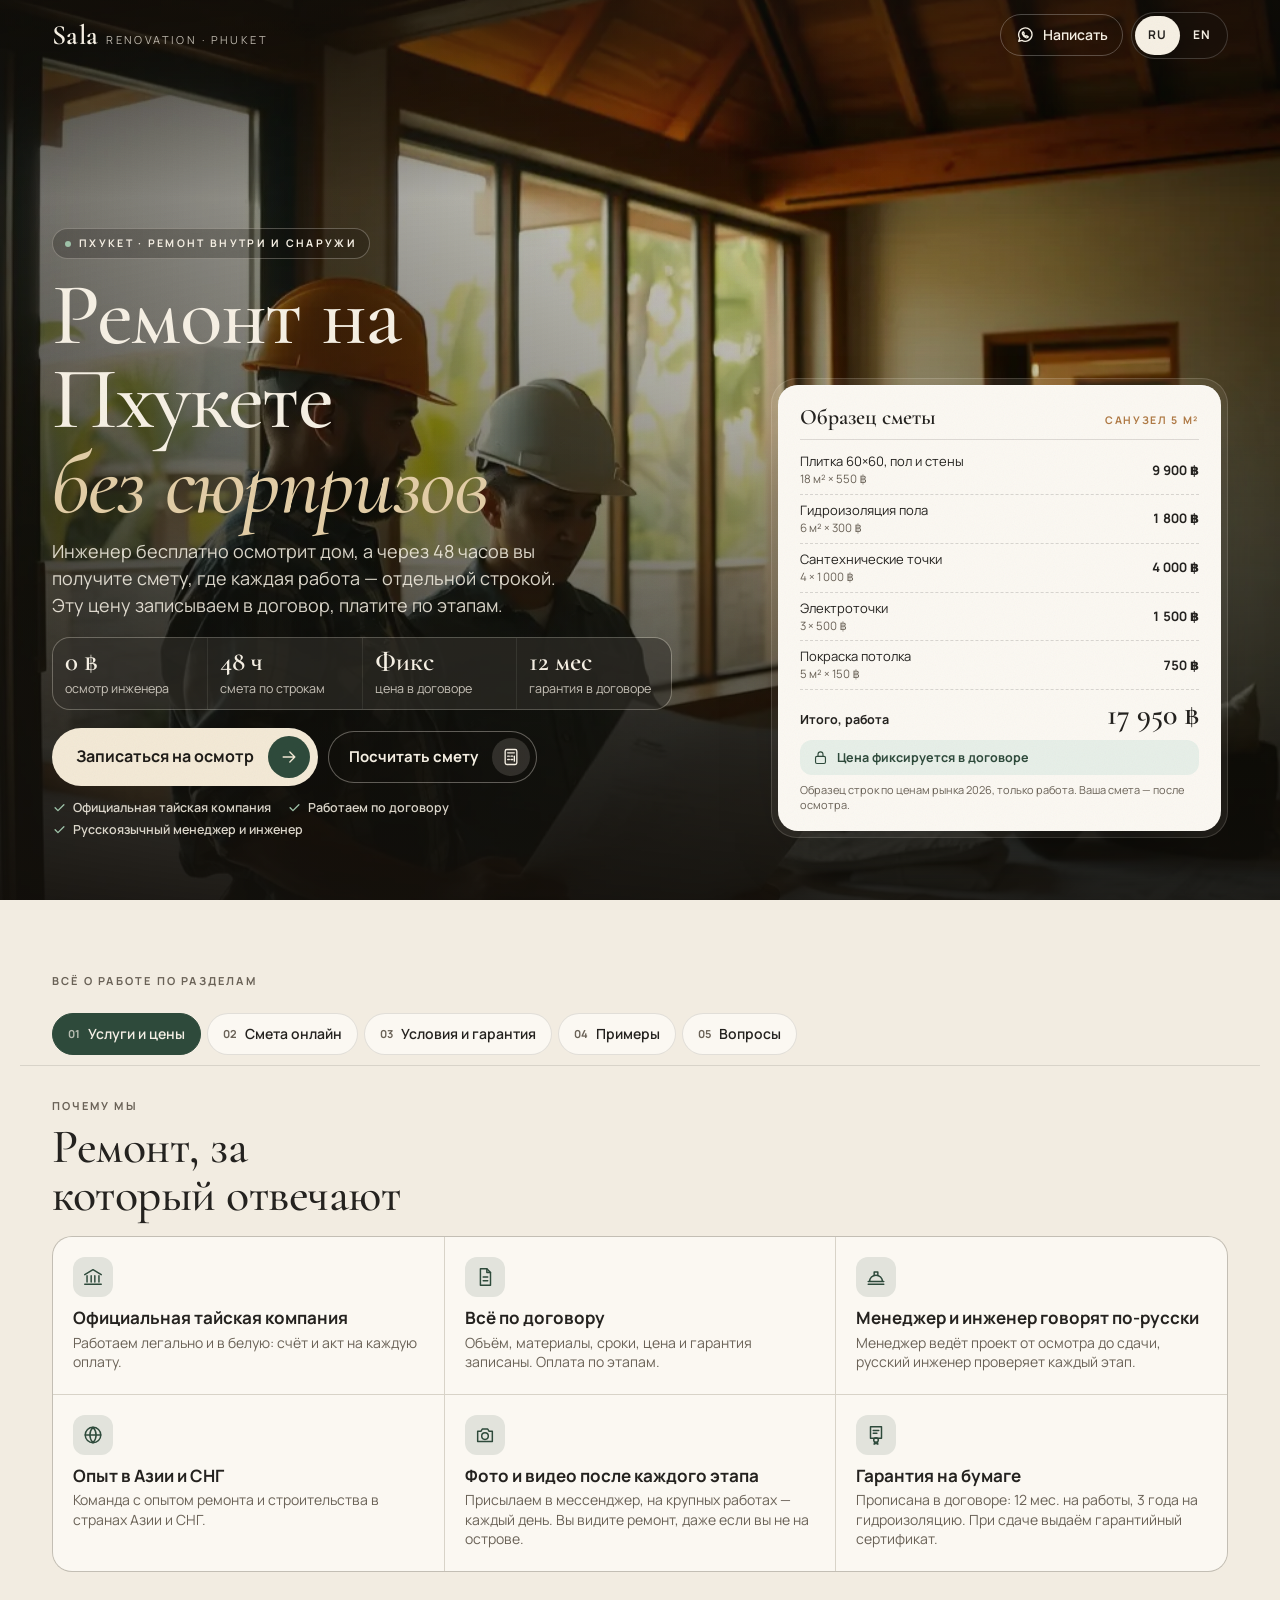
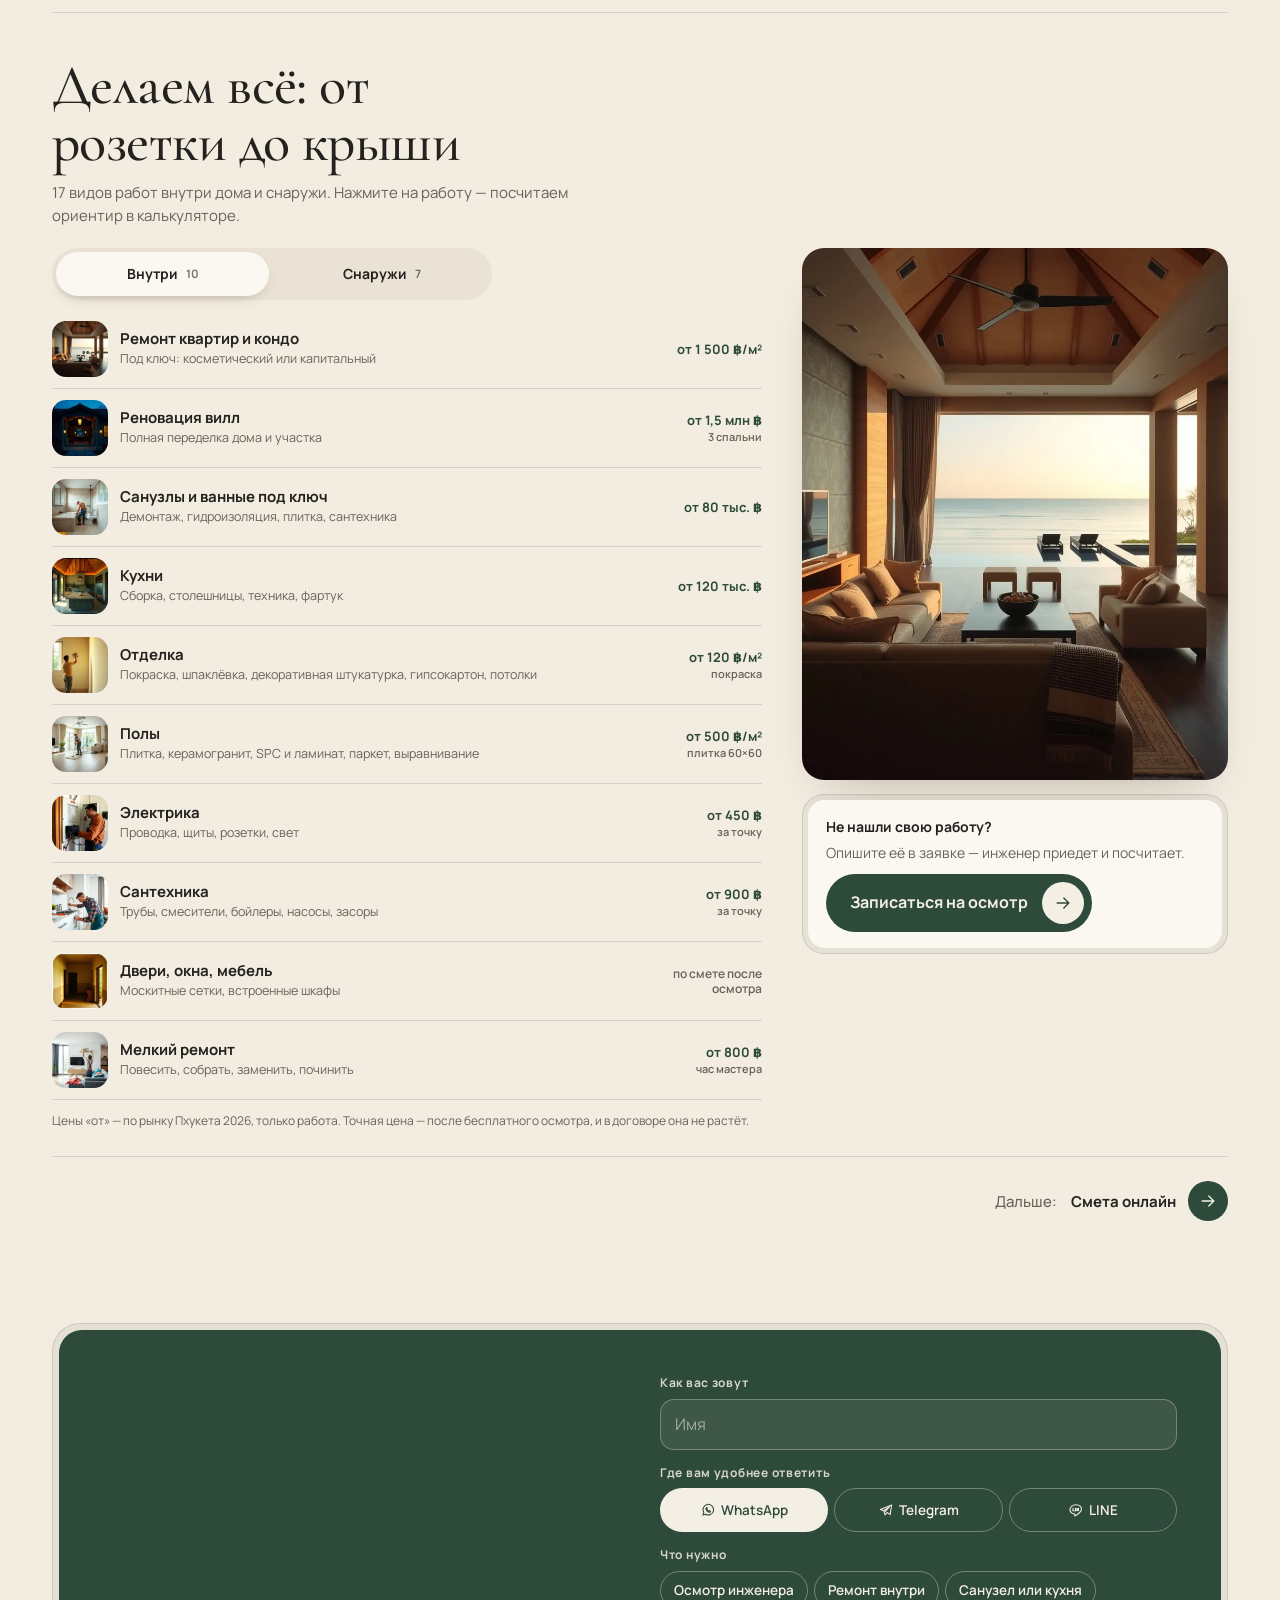
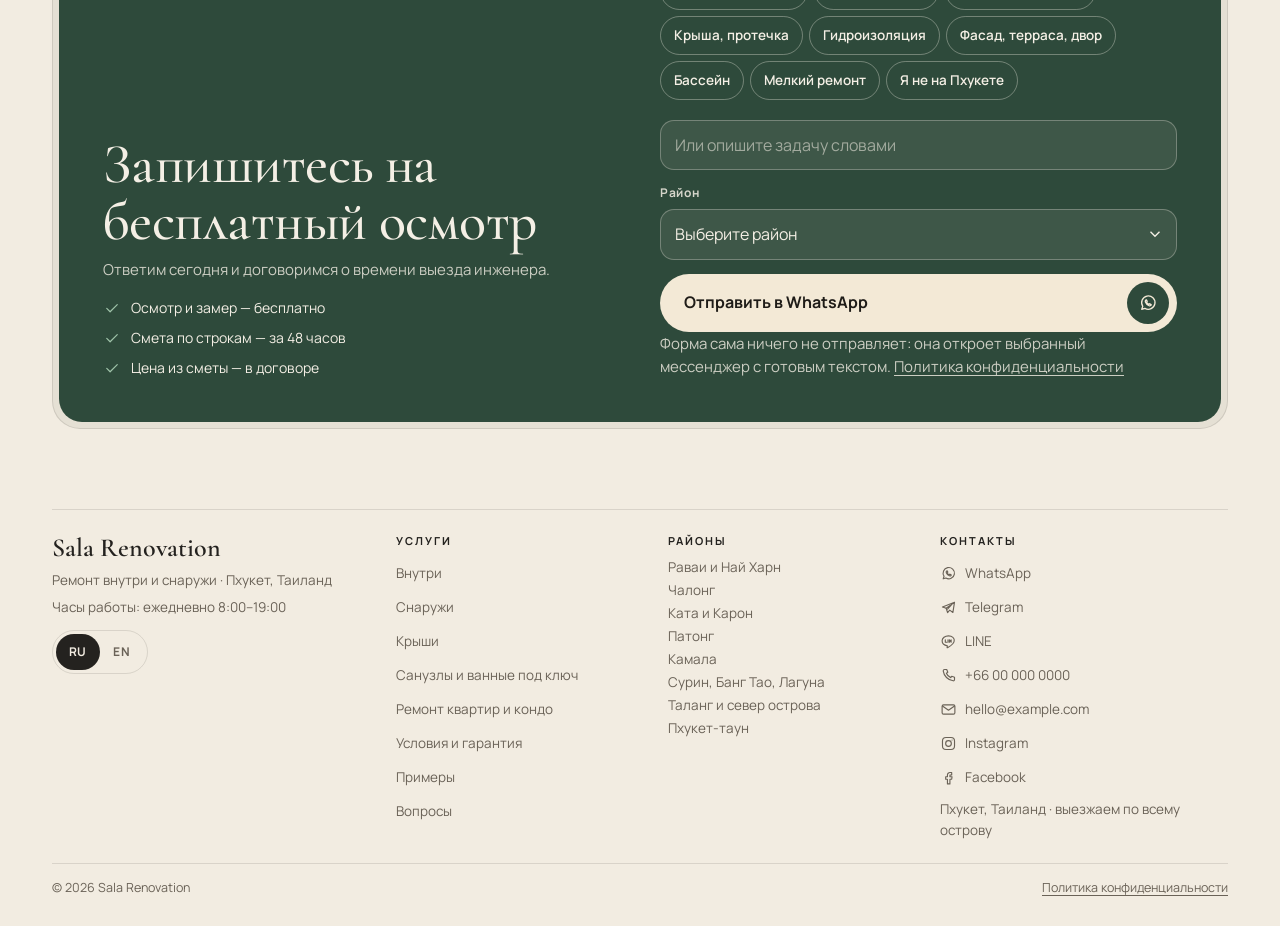
<file: razbor/a/index.html>
<!doctype html>
<!-- Контакты — здесь: объект CONFIG в самом начале <script> внизу файла (WhatsApp, Telegram, LINE, почта, телефон, соцсети, район, часы). Все ссылки на контакты строятся из него. -->
<html lang="ru">
<head>
<meta charset="utf-8">
<meta name="viewport" content="width=device-width, initial-scale=1, viewport-fit=cover">
<title>Sala Renovation</title>
<meta name="description" content="Ремонт на Пхукете внутри и снаружи: бесплатный осмотр инженера, построчная смета за 48 часов, цена в договоре не растёт, оплата по этапам, гарантия в договоре.">
<meta name="robots" content="noindex">
<meta property="og:type" content="website">
<meta property="og:site_name" content="Sala Renovation">
<meta property="og:title" content="Sala Renovation — ремонт на Пхукете без сюрпризов">
<meta property="og:description" content="Бесплатный осмотр инженера, смета по строкам за 48 часов, цена в договоре не растёт, оплата по этапам.">
<meta property="og:image" content="img/a-site.webp">
<meta property="og:locale" content="ru_RU">
<meta property="og:locale:alternate" content="en_US">
<meta name="twitter:card" content="summary_large_image">
<meta name="theme-color" content="#2E4A3B">
<link rel="icon" type="image/svg+xml" href="data:image/svg+xml,%3Csvg xmlns='http://www.w3.org/2000/svg' viewBox='0 0 64 64'%3E%3Crect width='64' height='64' rx='14' fill='%232E4A3B'/%3E%3Ctext x='32' y='46' text-anchor='middle' font-family='Georgia,serif' font-size='42' fill='%23F3E9D6'%3ES%3C/text%3E%3C/svg%3E">
<link rel="preconnect" href="https://fonts.googleapis.com">
<link rel="preconnect" href="https://fonts.gstatic.com" crossorigin>
<link href="https://fonts.googleapis.com/css2?family=Cormorant+Garamond:ital,wght@0,500;0,600;1,500&family=Manrope:wght@400;500;600;700&display=swap&subset=cyrillic" rel="stylesheet">
<link rel="preload" as="image" href="img/a-site.webp">
<style>
:root{
  --bg:#F2ECE1; --surface:#FBF8F2; --surface-2:#EAE2D4; --ink:#24221F; --muted:#6A6257;
  --line:rgba(36,34,31,.12); --accent:#2E4A3B; --accent-ink:#F4EFE5; --sand:#C9B38E; --warm:#B07A45;
  --shadow:0 24px 48px -28px rgba(60,44,24,.35);
  --serif:"Cormorant Garamond",Georgia,serif; --sans:"Manrope",system-ui,sans-serif;
  --ease:cubic-bezier(.32,.72,0,1); --r:22px; --gut:16px;
  color-scheme:light;
}
@media (prefers-color-scheme:dark){
  :root:not([data-theme="light"]){
    --bg:#151412; --surface:#1E1C19; --surface-2:#282521; --ink:#EEE7DA; --muted:#A99F90;
    --line:rgba(238,231,218,.12); --accent:#8DB49A; --accent-ink:#0F1511; --sand:#C9B38E; --warm:#D19A62;
    --shadow:0 24px 48px -28px rgba(0,0,0,.6); color-scheme:dark;
  }
}
:root[data-theme="dark"]{
  --bg:#151412; --surface:#1E1C19; --surface-2:#282521; --ink:#EEE7DA; --muted:#A99F90;
  --line:rgba(238,231,218,.12); --accent:#8DB49A; --accent-ink:#0F1511; --sand:#C9B38E; --warm:#D19A62;
  --shadow:0 24px 48px -28px rgba(0,0,0,.6); color-scheme:dark;
}
*,*::before,*::after{box-sizing:border-box}
html{-webkit-text-size-adjust:100%;scroll-behavior:smooth}
body{margin:0;background:var(--bg);color:var(--ink);font-family:var(--sans);font-size:16px;line-height:1.55;overflow-x:hidden}
body::after{content:"";position:fixed;inset:0;pointer-events:none;z-index:60;opacity:.05;mix-blend-mode:multiply;
  background-image:url("data:image/svg+xml,%3Csvg xmlns='http://www.w3.org/2000/svg' width='160' height='160'%3E%3Cfilter id='n'%3E%3CfeTurbulence type='fractalNoise' baseFrequency='.9' numOctaves='2' stitchTiles='stitch'/%3E%3C/filter%3E%3Crect width='100%25' height='100%25' filter='url(%23n)'/%3E%3C/svg%3E")}
img{display:block;max-width:100%}
a{color:inherit}
button{font:inherit;color:inherit;cursor:pointer}
.wrap{width:100%;max-width:1240px;margin:0 auto;padding:0 var(--gut)}
@media (min-width:768px){:root{--gut:32px}}
svg.i{width:20px;height:20px;flex:none;fill:none;stroke:currentColor;stroke-width:1.6;stroke-linecap:round;stroke-linejoin:round}
.sr{position:absolute;width:1px;height:1px;overflow:hidden;clip:rect(0 0 0 0);white-space:nowrap}
:focus-visible{outline:2px solid var(--warm);outline-offset:3px;border-radius:8px}

/* ---------- header ---------- */
.top{position:absolute;top:0;left:0;right:0;z-index:20;padding-top:max(12px,env(safe-area-inset-top))}
.top .wrap{display:flex;align-items:center;justify-content:space-between;gap:12px}
.brand{display:flex;align-items:baseline;gap:8px;text-decoration:none;color:#F6F0E4}
.brand b{font-family:var(--serif);font-weight:600;font-size:28px;letter-spacing:.01em;line-height:1}
.brand span{font-size:11px;letter-spacing:.22em;text-transform:uppercase;opacity:.75}
@media (max-width:380px){.brand span{display:none}}
.top-r{display:flex;align-items:center;gap:8px}
.lang{display:flex;padding:3px;border-radius:999px;background:rgba(20,18,15,.35);border:1px solid rgba(255,255,255,.18);backdrop-filter:blur(10px);-webkit-backdrop-filter:blur(10px)}
.lang button{border:0;background:none;color:#F6F0E4;font-size:12px;font-weight:700;letter-spacing:.08em;padding:10px 13px;min-width:44px;border-radius:999px;transition:background .4s var(--ease),color .4s var(--ease)}
.lang button[aria-pressed="true"]{background:#F6F0E4;color:#24221F}
.top-wa{display:none;align-items:center;gap:8px;color:#F6F0E4;text-decoration:none;font-size:14px;font-weight:600;padding:9px 14px;border-radius:999px;border:1px solid rgba(255,255,255,.25)}
@media (min-width:768px){.top-wa{display:inline-flex}}

/* ---------- hero ---------- */
.hero{position:relative;min-height:100svh;min-height:100dvh;display:flex;align-items:flex-end;color:#F6F0E4;overflow:hidden;isolation:isolate;background:#1b1712;padding-top:76px}
.hero-img{position:absolute;inset:0;z-index:-2}
.hero-img img{width:100%;height:100%;object-fit:cover;object-position:50% 30%;transform:scale(1.06);animation:drift 18s var(--ease) forwards}
@keyframes drift{to{transform:scale(1)}}
.hero::before{content:"";position:absolute;inset:0;z-index:-1;
  background:linear-gradient(180deg,rgba(18,15,11,.6) 0%,rgba(18,15,11,.05) 22%,rgba(18,15,11,.25) 45%,rgba(18,15,11,.9) 100%),
             linear-gradient(90deg,rgba(18,15,11,.6) 0%,rgba(18,15,11,0) 70%)}
@media (max-width:767px){.hero::before{background:linear-gradient(180deg,rgba(18,15,11,.6) 0%,rgba(18,15,11,.1) 14%,rgba(18,15,11,.45) 30%,rgba(18,15,11,.8) 48%,rgba(18,15,11,.94) 100%)}
  .hero h1,.lede{text-shadow:0 1px 18px rgba(18,15,11,.55)}}
.hero .wrap{padding-bottom:max(22px,env(safe-area-inset-bottom));position:relative}
.hero-grid{display:grid;gap:28px;align-items:end}
@media (min-width:1024px){.hero-grid{grid-template-columns:minmax(0,1.25fr) minmax(0,.85fr);gap:48px;padding-bottom:40px}}
.eyebrow{display:inline-flex;align-items:center;gap:8px;font-size:10.5px;font-weight:700;letter-spacing:.22em;text-transform:uppercase;padding:6px 12px;border-radius:999px;border:1px solid rgba(246,240,228,.28);background:rgba(20,18,15,.25)}
.eyebrow i{width:6px;height:6px;border-radius:50%;background:#9FC3A9;animation:pulse 2.4s var(--ease) infinite}
@keyframes pulse{50%{opacity:.35}}
.hero h1{font-family:var(--serif);font-weight:500;font-size:clamp(40px,10.4vw,88px);line-height:.96;letter-spacing:-.015em;margin:14px 0 12px;max-width:12ch;text-wrap:balance}
.hero h1 em{font-style:italic;color:#E2CDA6}
.lede{font-size:15px;line-height:1.5;max-width:48ch;margin:0 0 18px;color:rgba(246,240,228,.88)}
@media (min-width:768px){.lede{font-size:18px}}
.offer{display:grid;grid-template-columns:1fr 1fr;gap:1px;margin:0 0 18px;padding:0;list-style:none;border-radius:18px;overflow:hidden;background:rgba(246,240,228,.16);border:1px solid rgba(246,240,228,.16);max-width:620px}
@media (min-width:768px){.offer{grid-template-columns:repeat(4,1fr)}}
.offer li{background:rgba(20,18,15,.5);padding:10px 12px 12px;line-height:1.25}
.offer b{display:block;font-family:var(--serif);font-weight:600;font-size:27px;line-height:1.05;color:#F6F0E4}
.offer span{font-size:12.5px;color:rgba(246,240,228,.78)}
.cta-row{display:flex;flex-direction:column;gap:10px;max-width:560px}
@media (min-width:560px){.cta-row{flex-direction:row;align-items:center}}
.btn{white-space:nowrap;display:inline-flex;align-items:center;justify-content:space-between;gap:14px;border:0;text-decoration:none;border-radius:999px;padding:8px 8px 8px 24px;min-height:58px;font-weight:700;font-size:16px;transition:transform .5s var(--ease),background .4s var(--ease)}
.btn:active{transform:scale(.98)}
.btn .bi{width:42px;height:42px;border-radius:50%;display:grid;place-items:center;transition:transform .5s var(--ease)}
.btn:hover .bi{transform:translate(2px,-1px) scale(1.05)}
.btn-main{background:#F3E9D6;color:#1F1C18;width:100%}
.btn-main .bi{background:#2E4A3B;color:#F3E9D6}
@media (min-width:560px){.btn-main{width:auto}}
.btn-line{background:rgba(20,18,15,.3);color:#F6F0E4;border:1px solid rgba(246,240,228,.35);min-height:52px;padding:6px 6px 6px 20px;font-size:15px;width:100%}
.btn-line .bi{width:38px;height:38px;background:rgba(246,240,228,.14)}
@media (min-width:560px){.btn-line{width:auto}}
/* sample quote card */
.qwrap{display:none;border-radius:26px;padding:6px;background:rgba(246,240,228,.08);border:1px solid rgba(246,240,228,.16)}
@media (min-width:1024px){.qwrap{display:block}}
.qcard{border-radius:20px;padding:20px 22px 18px;background:#FBF8F2;color:#24221F;box-shadow:inset 0 1px 0 rgba(255,255,255,.6),0 30px 60px -30px rgba(0,0,0,.6)}
.qh{display:flex;justify-content:space-between;align-items:baseline;gap:10px;border-bottom:1px solid rgba(36,34,31,.14);padding-bottom:10px;margin-bottom:6px}
.qh b{font-family:var(--serif);font-weight:600;font-size:22px;line-height:1.1}
.qh span{font-size:10.5px;font-weight:700;letter-spacing:.16em;text-transform:uppercase;color:#B07A45;white-space:nowrap}
.ql{list-style:none;margin:0;padding:0}
.ql li{display:grid;grid-template-columns:1fr auto;gap:2px 12px;padding:7px 0;border-bottom:1px dashed rgba(36,34,31,.16);font-size:13px;line-height:1.3;opacity:0;animation:qin .6s var(--ease) forwards}
.ql li:nth-child(1){animation-delay:.5s}.ql li:nth-child(2){animation-delay:.65s}.ql li:nth-child(3){animation-delay:.8s}.ql li:nth-child(4){animation-delay:.95s}.ql li:nth-child(5){animation-delay:1.1s}
@keyframes qin{from{opacity:0;transform:translateY(6px)}to{opacity:1;transform:none}}
.ql small{grid-column:1;color:#6A6257;font-size:11.5px}
.ql b{grid-row:1/3;grid-column:2;align-self:center;font-variant-numeric:tabular-nums;white-space:nowrap}
.qt{display:flex;justify-content:space-between;align-items:baseline;gap:10px;margin-top:10px}
.qt span{font-size:12.5px;font-weight:700}
.qt b{font-family:var(--serif);font-size:30px;font-weight:600;line-height:1}
.qlock{display:flex;align-items:center;gap:8px;margin-top:10px;padding:9px 12px;border-radius:12px;background:#E7EFE8;color:#2E4A3B;font-size:12.5px;font-weight:700;line-height:1.3}
.qlock svg{width:17px;height:17px}
.qnote{margin:8px 0 0;font-size:11px;color:#6A6257;line-height:1.35}

/* ---------- tabs ---------- */
.why{margin:0 0 30px;padding-bottom:28px;border-bottom:1px solid var(--line)}
@media (min-width:768px){.why{margin-bottom:44px;padding-bottom:40px}}
.why h2{font-size:clamp(28px,6.6vw,48px);margin:6px 0 16px;max-width:22ch}
.why-grid{display:grid;grid-template-columns:1fr 1fr;gap:1px;margin:0;padding:0;list-style:none;background:var(--line);border:1px solid var(--line);border-radius:20px;overflow:hidden}
@media (min-width:900px){.why-grid{grid-template-columns:repeat(3,1fr)}}
.why-grid li{background:var(--surface);padding:14px 14px 16px}
.why-ic{width:40px;height:40px;border-radius:12px;display:grid;place-items:center;background:color-mix(in srgb,var(--accent) 12%,var(--surface));color:var(--accent)}
.why-ic svg.i{width:22px;height:22px}
.why-grid h3{margin:10px 0 4px;font-size:15px;line-height:1.25}
.why-grid p{margin:0;font-size:12.5px;color:var(--muted);line-height:1.4}
@media (min-width:900px){.why-grid li{padding:20px 20px 22px}.why-grid h3{font-size:17px}.why-grid p{font-size:14px}}
.trust{display:flex;flex-wrap:wrap;gap:6px 16px;list-style:none;margin:14px 0 0;padding:0;max-width:620px;font-size:12.5px;font-weight:600;line-height:1.3;color:rgba(246,240,228,.88)}
.trust li{display:inline-flex;align-items:center;gap:6px}
.trust svg.i{width:15px;height:15px;color:#9FC3A9;stroke-width:2.2}
.tabs-sec{padding:28px 0 8px}
@media (min-width:768px){.tabs-sec{padding:72px 0 24px}}
.tabs-head{display:flex;flex-direction:column;gap:6px;margin-bottom:14px}
.kicker{font-size:11px;font-weight:700;letter-spacing:.2em;text-transform:uppercase;color:var(--muted)}
.tabbar{position:sticky;top:0;z-index:15;margin:0 calc(var(--gut) * -1);padding:10px var(--gut);background:color-mix(in srgb,var(--bg) 82%,transparent);backdrop-filter:blur(14px);-webkit-backdrop-filter:blur(14px);border-bottom:1px solid var(--line)}
.tablist{display:flex;gap:6px;overflow-x:auto;scroll-padding-inline:var(--gut);scrollbar-width:none;-webkit-overflow-scrolling:touch;scroll-snap-type:x proximity}
.tablist::-webkit-scrollbar{display:none}
.tab{flex:none;scroll-snap-align:start;border:1px solid var(--line);background:var(--surface);color:var(--ink);border-radius:999px;padding:9px 15px;font-size:14px;font-weight:600;white-space:nowrap;display:inline-flex;align-items:center;gap:8px;transition:background .4s var(--ease),color .4s var(--ease),border-color .4s var(--ease)}
.tab small{font-size:11px;color:var(--muted);font-weight:700}
.tab[aria-selected="true"]{background:var(--accent);color:var(--accent-ink);border-color:var(--accent)}
.tab[aria-selected="true"] small{color:inherit;opacity:.7}
.panel{padding:26px 0 8px;scroll-margin-top:84px}
.panel[hidden]{display:none}
.panel.in>*{animation:rise .7s var(--ease) both}
.panel.in>*:nth-child(2){animation-delay:.06s}.panel.in>*:nth-child(3){animation-delay:.12s}.panel.in>*:nth-child(4){animation-delay:.18s}
@keyframes rise{from{opacity:0;transform:translateY(14px)}to{opacity:1;transform:none}}
h2{font-family:var(--serif);font-weight:500;font-size:clamp(32px,7.4vw,56px);line-height:1.02;letter-spacing:-.01em;margin:0 0 10px;max-width:18ch;text-wrap:balance}
.sub{color:var(--muted);margin:0 0 20px;max-width:60ch;font-size:15px}
.next{display:flex;justify-content:flex-end;margin-top:26px;padding-top:18px;border-top:1px solid var(--line)}
.next button{display:inline-flex;align-items:center;gap:12px;border:0;background:none;font-weight:700;font-size:15px;padding:6px 0}
.next button .bi{width:40px;height:40px;border-radius:50%;display:grid;place-items:center;background:var(--accent);color:var(--accent-ink);transition:transform .5s var(--ease)}
.next button:hover .bi{transform:translateX(3px)}
.next button span.t{color:var(--muted);font-weight:500;margin-right:2px}
.note{font-size:12px;color:var(--muted);margin:12px 0 0}
.tagx{display:inline-flex;align-items:center;gap:6px;font-size:10.5px;font-weight:700;letter-spacing:.16em;text-transform:uppercase;padding:5px 10px;border-radius:999px;background:color-mix(in srgb,var(--warm) 16%,transparent);color:var(--warm)}

/* bezel */
.bezel{border-radius:var(--r);padding:5px;background:color-mix(in srgb,var(--ink) 5%,transparent);border:1px solid var(--line)}
.bezel>.core{border-radius:calc(var(--r) - 5px);background:var(--surface);box-shadow:inset 0 1px 0 rgba(255,255,255,.35)}

/* ---------- services catalog ---------- */
.svc-grid{display:grid;gap:18px}
.svc-grid>*{min-width:0}
@media (min-width:1024px){.svc-grid{grid-template-columns:1.25fr .75fr;gap:40px;align-items:start}}
.grp{display:grid;grid-template-columns:1fr 1fr;gap:6px;padding:4px;border-radius:999px;background:var(--surface-2);margin-bottom:10px;max-width:440px}
.grp button{border:0;border-radius:999px;background:transparent;padding:10px 12px;font-weight:700;font-size:14px;min-height:44px;display:flex;align-items:center;justify-content:center;gap:8px;transition:background .4s var(--ease),color .4s var(--ease)}
.grp button small{font-size:11.5px;opacity:.6}
.grp button[aria-pressed="true"]{background:var(--surface);box-shadow:0 6px 16px -10px rgba(60,44,24,.5)}
.svlist{list-style:none;margin:0;padding:0}
.svlist li{border-bottom:1px solid var(--line)}
.sv{width:100%;border:0;background:none;text-align:left;display:grid;grid-template-columns:56px minmax(0,1fr) auto;gap:12px;align-items:center;padding:11px 0;transition:transform .4s var(--ease)}
.sv:active{transform:scale(.99)}
.sv .th{width:56px;height:56px;border-radius:14px;overflow:hidden;background:var(--surface-2);display:grid;place-items:center;color:var(--warm)}
.sv .th img{width:100%;height:100%;object-fit:cover;transition:transform .7s var(--ease)}
.sv:hover .th img{transform:scale(1.08)}
.sv .th svg{width:24px;height:24px}
.sv b{display:block;font-size:15px;line-height:1.25}
.sv .d{display:block;font-size:12.5px;color:var(--muted);line-height:1.35;margin-top:2px}
.sv .p{text-align:right;font-size:13px;font-weight:700;color:var(--accent);line-height:1.25;max-width:118px}
.sv .p small{display:block;font-size:11px;font-weight:600;color:var(--muted);margin-top:2px}
.sv .p.q{color:var(--muted);font-weight:600;font-size:12px}
.svc-side{display:none}
@media (min-width:1024px){.svc-side{display:block;position:sticky;top:90px}}
.svc-side .ph{border-radius:var(--r);overflow:hidden;aspect-ratio:4/5;box-shadow:var(--shadow)}
.svc-side .ph img{width:100%;height:100%;object-fit:cover;transition:opacity .5s var(--ease)}
.svc-cta .core{padding:16px 18px}
.svc-cta p{margin:0 0 4px;font-size:14px}
.svc-cta .btn{margin-top:10px}

/* ---------- calculator ---------- */
.calc{display:grid;gap:16px}
.calc>*,.ba-wrap>*,.terms-grid>*,.ct-in>*,.hero-grid>*{min-width:0}
@media (min-width:1024px){.calc{grid-template-columns:1.05fr .95fr;gap:28px;align-items:start}}
.fld{margin-bottom:18px}
.fld[hidden]{display:none}
.fld>label,.fld>.lbl{display:flex;justify-content:space-between;align-items:baseline;font-size:13px;font-weight:700;letter-spacing:.04em;margin-bottom:8px}
.fld .val{font-family:var(--serif);font-size:24px;font-weight:600;letter-spacing:0}
.wsel{width:100%;-webkit-appearance:none;appearance:none;border-radius:16px;border:1px solid var(--line);background:var(--surface);color:var(--ink);font:inherit;font-size:16px;font-weight:600;padding:14px 44px 14px 16px;min-height:54px;
  background-image:url("data:image/svg+xml,%3Csvg xmlns='http://www.w3.org/2000/svg' viewBox='0 0 24 24' fill='none' stroke='%23B07A45' stroke-width='1.8'%3E%3Cpath d='M6 9l6 6 6-6'/%3E%3C/svg%3E");background-repeat:no-repeat;background-position:right 14px center;background-size:20px}
.quick{display:flex;gap:6px;flex-wrap:wrap;margin-top:10px}
.quick button{border:1px solid var(--line);background:transparent;border-radius:999px;padding:7px 12px;font-size:13px;font-weight:600;min-height:36px;transition:background .4s var(--ease),border-color .4s var(--ease)}
.quick button[aria-pressed="true"]{border-color:var(--accent);background:color-mix(in srgb,var(--accent) 12%,var(--surface))}
.seg{display:grid;gap:8px}
.seg.three{grid-template-columns:repeat(3,1fr)}
.opt{border:1px solid var(--line);background:var(--surface);border-radius:16px;padding:12px 6px;display:flex;flex-direction:column;align-items:center;text-align:center;gap:4px;min-height:48px;transition:border-color .4s var(--ease),background .4s var(--ease),transform .4s var(--ease)}
.opt:active{transform:scale(.98)}
.opt b{font-size:14px;line-height:1.2}
.opt small{font-size:11.5px;color:var(--muted);line-height:1.3}
.opt[aria-pressed="true"]{border-color:var(--accent);background:color-mix(in srgb,var(--accent) 12%,var(--surface));box-shadow:inset 0 0 0 1px var(--accent)}
input[type=range]{-webkit-appearance:none;appearance:none;width:100%;height:28px;background:transparent;margin:0}
input[type=range]::-webkit-slider-runnable-track{height:4px;border-radius:2px;background:linear-gradient(90deg,var(--accent) var(--p,40%),var(--line) var(--p,40%))}
input[type=range]::-moz-range-track{height:4px;border-radius:2px;background:var(--line)}
input[type=range]::-moz-range-progress{height:4px;border-radius:2px;background:var(--accent)}
input[type=range]::-webkit-slider-thumb{-webkit-appearance:none;width:26px;height:26px;border-radius:50%;background:var(--surface);border:2px solid var(--accent);margin-top:-11px;box-shadow:0 4px 12px -4px rgba(0,0,0,.35)}
input[type=range]::-moz-range-thumb{width:22px;height:22px;border-radius:50%;background:var(--surface);border:2px solid var(--accent)}
.range-ends{display:flex;justify-content:space-between;font-size:11.5px;color:var(--muted)}
.result .core{padding:20px}
.res-lbl{font-size:12px;font-weight:700;letter-spacing:.14em;text-transform:uppercase;color:var(--muted)}
.res-big{font-family:var(--serif);font-weight:600;font-size:clamp(32px,8.6vw,50px);line-height:1.05;margin:6px 0 2px;letter-spacing:-.01em}
.res-usd{font-size:14px;color:var(--muted)}
.res-usd:empty{display:none}
.res-meta{display:flex;flex-wrap:wrap;gap:6px 14px;margin:12px 0 16px;font-size:13px}
.res-meta span{display:inline-flex;align-items:center;gap:6px}
.res-meta svg{width:16px;height:16px;color:var(--accent)}
.pay{border-top:1px solid var(--line);padding-top:14px}
.pay[hidden]{display:none}
.pay-h{font-size:13px;font-weight:700;margin-bottom:10px}
.pay-bar{display:grid;gap:4px;margin-bottom:12px}
.pay-bar i{height:10px;border-radius:5px;background:var(--accent);transform-origin:left;animation:grow .9s var(--ease) both}
.pay-bar i:nth-child(2){opacity:.75;animation-delay:.08s}.pay-bar i:nth-child(3){opacity:.5;animation-delay:.16s}.pay-bar i:last-child{background:var(--warm);opacity:1}
@keyframes grow{from{transform:scaleX(0)}to{transform:scaleX(1)}}
.pay-list{list-style:none;margin:0;padding:0;display:grid;grid-template-columns:1fr 1fr;gap:10px 12px}
.pay-list li{font-size:12.5px;color:var(--muted);line-height:1.35}
.pay-list b{display:block;color:var(--ink);font-size:15px}
.pay-list em{font-style:normal;font-weight:700;color:var(--accent)}
.btn-acc{background:var(--accent);color:var(--accent-ink);width:100%;margin-top:16px}
.btn-acc .bi{background:var(--accent-ink);color:var(--accent)}
.btn-ghost{background:transparent;border:1px solid var(--line);color:var(--ink);width:100%;margin-top:16px}
.btn-ghost .bi{background:var(--surface-2)}
@media (min-width:560px){.btn-ghost,.btn-acc{width:auto}}
@media (max-width:400px){.btn-acc,.btn-ghost{font-size:14.5px;padding-left:18px}}

/* ---------- terms ---------- */
.pillars{display:grid;grid-template-columns:1fr 1fr;gap:1px;background:var(--line);border:1px solid var(--line);border-radius:20px;overflow:hidden;margin-bottom:22px}
@media (min-width:900px){.pillars{grid-template-columns:repeat(4,1fr)}}
.pillars div{background:var(--surface);padding:14px 14px 16px}
.pillars b{display:block;font-family:var(--serif);font-weight:600;font-size:30px;line-height:1;color:var(--accent)}
.pillars h3{margin:8px 0 4px;font-size:14.5px;line-height:1.25}
.pillars p{margin:0;font-size:12.5px;color:var(--muted);line-height:1.4}
.terms-grid{display:grid;gap:22px}
@media (min-width:1024px){.terms-grid{grid-template-columns:1fr 1fr;gap:40px;align-items:start}}
.steps{list-style:none;margin:0 calc(var(--gut) * -1);padding:0 var(--gut) 6px;display:flex;gap:10px;overflow-x:auto;scroll-snap-type:x mandatory;scroll-padding-inline:var(--gut);scrollbar-width:none;align-items:stretch}
.steps::-webkit-scrollbar{display:none}
.steps li{flex:0 0 74%;scroll-snap-align:start;background:var(--surface);border:1px solid var(--line);border-radius:var(--r);padding:16px 16px 18px}
@media (min-width:768px){.steps{margin:0;padding:0;display:grid;grid-template-columns:1fr 1fr;overflow:visible}.steps li{flex:auto}}
.steps .n{font-family:var(--serif);font-size:34px;line-height:1;color:var(--warm)}
.steps h3{margin:8px 0 6px;font-size:16px;line-height:1.3}
.steps p{margin:0;color:var(--muted);font-size:13.5px}
.steps .t{display:inline-block;margin-top:10px;font-size:12px;font-weight:700;color:var(--accent)}
.swipe-hint{font-size:12px;color:var(--muted);margin:8px 0 0;display:flex;align-items:center;gap:6px}
@media (min-width:768px){.swipe-hint{display:none}}
.big2{display:grid;grid-template-columns:1fr 1fr;gap:10px;margin-top:14px}
.big2 .core{padding:14px 14px 16px;height:100%}
.big2 b{display:block;font-family:var(--serif);font-weight:600;font-size:clamp(36px,10vw,56px);line-height:1;color:var(--accent)}
.big2 span{font-size:12.5px;color:var(--muted);display:block;margin-top:6px;line-height:1.35}
.checks{list-style:none;margin:0;padding:0}
.checks li{display:grid;grid-template-columns:28px 1fr;gap:10px;padding:11px 0;border-bottom:1px solid var(--line)}
.checks .ck{width:28px;height:28px;border-radius:50%;background:color-mix(in srgb,var(--accent) 14%,transparent);color:var(--accent);display:grid;place-items:center}
.checks .ck svg{width:15px;height:15px;stroke-width:2.2}
.checks b{display:block;font-size:14.5px}
.checks span{font-size:13px;color:var(--muted)}
.team{display:none;border-radius:var(--r);overflow:hidden;aspect-ratio:16/10;box-shadow:var(--shadow);margin-bottom:18px}
.team img{width:100%;height:100%;object-fit:cover}
@media (min-width:1024px){.team{display:block}}
.qwrap.inline{display:block;background:color-mix(in srgb,var(--ink) 5%,transparent);border-color:var(--line);margin-top:4px}
.qwrap.inline .qcard{box-shadow:inset 0 1px 0 rgba(255,255,255,.6)}
@media (min-width:1024px){.qwrap.inline{display:none}}
.stage-h{font-size:13px;font-weight:700;margin:20px 0 10px}

/* ---------- cases ---------- */
.ba-wrap{display:grid;gap:16px}
@media (min-width:1024px){.ba-wrap{grid-template-columns:1.25fr .75fr;gap:36px;align-items:center}}
.ba{position:relative;border-radius:var(--r);overflow:hidden;aspect-ratio:1/1;max-height:62vh;width:100%;background:#2a241c;touch-action:pan-y;user-select:none;box-shadow:var(--shadow)}
@media (min-width:768px){.ba{aspect-ratio:4/3;max-height:70vh}}
.ba img{position:absolute;inset:0;width:100%;height:100%;object-fit:cover;pointer-events:none}
.ba .after{position:absolute;inset:0;clip-path:inset(0 0 0 var(--x,50%))}
.ba .handle{position:absolute;top:0;bottom:0;left:var(--x,50%);width:2px;background:#F6F0E4;transform:translateX(-1px);pointer-events:none}
.ba .handle i{position:absolute;top:50%;left:50%;width:46px;height:46px;margin:-23px 0 0 -23px;border-radius:50%;background:#F6F0E4;color:#24221F;display:grid;place-items:center;box-shadow:0 8px 24px -8px rgba(0,0,0,.5)}
.ba .tag{position:absolute;top:12px;padding:5px 10px;border-radius:999px;font-size:11px;font-weight:700;letter-spacing:.14em;text-transform:uppercase;background:rgba(20,18,15,.6);color:#F6F0E4}
.ba .tag.l{left:12px}.ba .tag.r{right:12px}
.ba .tag.ex{top:auto;bottom:12px;left:12px;background:#B07A45}
.ba input{position:absolute;inset:0;width:100%;height:100%;opacity:0;cursor:ew-resize;margin:0}
.ba:focus-within .handle i{outline:2px solid var(--warm);outline-offset:3px}
.ba-pick{display:flex;gap:6px;margin-bottom:12px;overflow-x:auto;scrollbar-width:none}
.ba-pick::-webkit-scrollbar{display:none}
.ba-pick .opt{flex:none;flex-direction:row;align-items:center;padding:9px 14px;border-radius:999px;min-height:42px}
.ba-side h3{margin:8px 0 10px;font-family:var(--serif);font-weight:600;font-size:26px;line-height:1.1}
.ba-side ul{list-style:none;margin:0;padding:0}
.ba-side li{display:flex;justify-content:space-between;gap:12px;padding:9px 0;border-bottom:1px solid var(--line);font-size:14px}
.ba-side li span{color:var(--muted)}
.ba-side li b{text-align:right}

/* ---------- faq ---------- */
.faq{max-width:820px}
.faq details{border-bottom:1px solid var(--line)}
.faq summary{list-style:none;cursor:pointer;display:flex;justify-content:space-between;gap:16px;align-items:center;padding:14px 0;font-weight:600;font-size:15.5px}
.faq summary::-webkit-details-marker{display:none}
.faq summary .pm{width:30px;height:30px;flex:none;border-radius:50%;border:1px solid var(--line);display:grid;place-items:center;transition:transform .5s var(--ease)}
.faq details[open] summary .pm{transform:rotate(45deg)}
.faq details p{margin:0 0 16px;color:var(--muted);font-size:14.5px;max-width:64ch}

/* ---------- contact ---------- */
.contact{padding:28px 0 32px}
@media (min-width:768px){.contact{padding:64px 0 72px}}
.ct{border-radius:28px;padding:6px;background:color-mix(in srgb,var(--ink) 6%,transparent);border:1px solid var(--line)}
.ct-in{border-radius:23px;background:#2E4A3B;color:#F4EFE5;--accent:#2E4A3B;--accent-ink:#F4EFE5;padding:24px 18px;display:grid;gap:18px}
@media (min-width:1024px){.ct-in{grid-template-columns:1fr 1fr;padding:44px;gap:40px;align-items:end}}
.ct h2{color:inherit;margin-bottom:8px}
.ct p{margin:0;opacity:.8;font-size:15px}
.ct-list{list-style:none;margin:16px 0 0;padding:0;display:grid;gap:8px;font-size:14px}
.ct-list li{display:flex;gap:10px;align-items:flex-start}
.ct-list svg{width:18px;height:18px;margin-top:2px;color:#9FC3A9}
.pick{display:flex;flex-wrap:wrap;gap:6px;margin-bottom:12px}
.pick button{border:1px solid color-mix(in srgb,var(--accent-ink) 35%,transparent);background:transparent;color:inherit;border-radius:999px;padding:8px 13px;font-size:13.5px;font-weight:600;transition:background .4s var(--ease),color .4s var(--ease)}
.pick button[aria-pressed="true"]{background:var(--accent-ink);color:var(--accent)}
.ct label{display:block;font-size:12px;font-weight:700;letter-spacing:.06em;margin:4px 0 6px;opacity:.85}
.ct input::placeholder{color:inherit;opacity:.55}
.ct .btn-main{margin-top:14px;width:100%}
.lead .lbl{display:block;font-size:12px;font-weight:700;letter-spacing:.06em;margin:14px 0 6px;opacity:.85}
.lead>.lbl:first-child,.lead>label:first-child{margin-top:0}
.ct label.fl{margin-top:14px}
.ct input[type=text],.ct select{width:100%;border-radius:14px;border:1px solid color-mix(in srgb,var(--accent-ink) 30%,transparent);background:color-mix(in srgb,var(--accent-ink) 8%,transparent);color:inherit;font:inherit;font-size:16px;padding:12px 14px;min-height:48px}
.ct select{-webkit-appearance:none;appearance:none;background-image:url("data:image/svg+xml,%3Csvg xmlns='http://www.w3.org/2000/svg' viewBox='0 0 24 24' fill='none' stroke='%23F4EFE5' stroke-width='1.8'%3E%3Cpath d='M6 9l6 6 6-6'/%3E%3C/svg%3E");background-repeat:no-repeat;background-position:right 12px center;background-size:18px;padding-right:40px}
.ct select option{color:#24221F;background:#FBF8F2}
.ct [aria-invalid="true"]{border-color:#F2B8A0;box-shadow:inset 0 0 0 1px #F2B8A0}
.pick[aria-invalid="true"] button{border-color:#F2B8A0}
.ct #fNote{margin-top:8px}
.via{display:grid;grid-template-columns:repeat(3,1fr);gap:6px}
.via label{margin:0;letter-spacing:0;opacity:1;position:relative}
.via input{position:absolute;opacity:0;width:1px;height:1px}
.via span{display:flex;align-items:center;justify-content:center;gap:5px;padding:0 6px;white-space:nowrap;min-height:44px;border-radius:999px;border:1px solid color-mix(in srgb,var(--accent-ink) 35%,transparent);font-size:13.5px;font-weight:600;cursor:pointer;transition:background .4s var(--ease),color .4s var(--ease)}
.via span svg{width:16px;height:16px}
@media (max-width:400px){.via span{font-size:12.5px}}
.via input:checked+span{background:var(--accent-ink);color:var(--accent)}
.via input:focus-visible+span{outline:2px solid var(--warm);outline-offset:3px}
.err{margin:6px 0 0;font-size:13px;font-weight:600;color:#F7CDBB;display:flex;gap:6px;align-items:flex-start}
.err[hidden]{display:none}
.form-st{margin:10px 0 0;font-size:13.5px;opacity:.9}
.form-st:empty{display:none}
.form-st a{font-weight:700}
.form-st textarea{display:block;width:100%;margin-top:8px;border-radius:12px;border:1px solid color-mix(in srgb,var(--accent-ink) 30%,transparent);background:transparent;color:inherit;font:inherit;font-size:14px;padding:10px;min-height:110px}
.fine{margin:10px 0 0;font-size:12px;opacity:.7}
.linkbtn{border:0;background:none;padding:0;font:inherit;color:inherit;text-decoration:underline;text-underline-offset:3px;cursor:pointer}

/* footer */
footer{padding:8px 0 calc(28px + env(safe-area-inset-bottom));font-size:13.5px;color:var(--muted)}
.fgrid{display:grid;grid-template-columns:1fr 1fr;gap:22px 18px;padding-top:22px;border-top:1px solid var(--line)}
@media (min-width:900px){.fgrid{grid-template-columns:1.3fr 1fr 1fr 1.2fr;gap:32px}}
.fbrand{grid-column:1/-1}
@media (min-width:900px){.fbrand{grid-column:auto}}
.fname{font-family:var(--serif);font-size:26px;color:var(--ink);font-weight:600;text-decoration:none;line-height:1}
.fcol p{margin:6px 0 0}
.fcol h4{margin:0 0 8px;font-size:11px;font-weight:700;letter-spacing:.18em;text-transform:uppercase;color:var(--ink)}
.fcol ul{list-style:none;margin:0;padding:0;display:grid;gap:2px}
.fcol a{text-decoration:none;display:inline-flex;align-items:center;gap:8px;min-height:32px;transition:color .3s var(--ease)}
.fcol a:hover{color:var(--ink)}
.fcol a svg{width:17px;height:17px}
.fcontacts{grid-column:1/-1}
@media (min-width:900px){.fcontacts{grid-column:auto}}
.fcontacts ul{grid-template-columns:1fr 1fr;column-gap:12px}
@media (min-width:900px){.fcontacts ul{grid-template-columns:1fr}}
.fcontacts a{word-break:break-all}
.flang{display:inline-flex;margin-top:12px;padding:3px;border-radius:999px;border:1px solid var(--line)}
.flang button{border:0;background:none;font-size:12px;font-weight:700;letter-spacing:.08em;padding:8px 12px;min-width:44px;min-height:36px;border-radius:999px;color:var(--muted)}
.flang button[aria-pressed="true"]{background:var(--ink);color:var(--bg)}
.fbot{display:flex;flex-wrap:wrap;justify-content:space-between;gap:6px 16px;margin-top:22px;padding-top:14px;border-top:1px solid var(--line);font-size:12.5px}

/* floating message button (phones) */
.fab{position:fixed;right:max(16px,env(safe-area-inset-right));bottom:calc(16px + env(safe-area-inset-bottom));z-index:40;display:none;align-items:center;gap:8px;padding:0 18px 0 14px;height:52px;border-radius:999px;background:#2E4A3B;color:#F4EFE5;text-decoration:none;font-weight:700;font-size:15px;box-shadow:0 14px 30px -12px rgba(20,30,24,.6);transition:opacity .4s var(--ease),transform .4s var(--ease)}
.fab svg{width:22px;height:22px}
.fab.off{opacity:0;transform:translateY(12px);pointer-events:none}
@media (max-width:767px){.fab{display:inline-flex}}

/* privacy dialog */
dialog.pv{border:0;padding:0;border-radius:24px;width:min(560px,calc(100% - 32px));max-height:calc(100dvh - 48px);background:var(--surface);color:var(--ink);box-shadow:0 30px 80px -20px rgba(0,0,0,.5)}
dialog.pv::backdrop{background:rgba(18,15,11,.55);backdrop-filter:blur(3px)}
.pv-in{padding:22px 20px 20px;overflow:auto;max-height:calc(100dvh - 48px)}
.pv-top{display:flex;justify-content:space-between;align-items:flex-start;gap:12px}
.pv h3{margin:0;font-family:var(--serif);font-weight:600;font-size:28px;line-height:1.1}
.pv-x{flex:none;width:44px;height:44px;border-radius:50%;border:1px solid var(--line);background:none;display:grid;place-items:center}
.pv-x svg{transform:rotate(45deg)}
.pv-body{font-size:14.5px;color:var(--muted)}
.pv-body p{margin:12px 0 0}.pv-body ul{margin:8px 0 0;padding-left:18px}.pv-body li{margin:3px 0}
.pv-body b{color:var(--ink)}

@media (prefers-reduced-motion:reduce){
  *,*::before,*::after{animation:none!important;transition:none!important}
  html{scroll-behavior:auto}
  .hero-img img{transform:none}
  .ql li{opacity:1}
}
</style>
</head>
<body>

<svg width="0" height="0" style="position:absolute" aria-hidden="true">
  <defs>
    <symbol id="i-arrow" viewBox="0 0 24 24"><path d="M5 12h14M13 6l6 6-6 6"/></symbol>
    <symbol id="i-check" viewBox="0 0 24 24"><path d="M5 12.5l4.5 4.5L19 7.5"/></symbol>
    <symbol id="i-plus" viewBox="0 0 24 24"><path d="M12 5v14M5 12h14"/></symbol>
    <symbol id="i-wa" viewBox="0 0 24 24"><path d="M4.5 19.5l1.2-3.6A8 8 0 1 1 8.3 18.4z"/><path d="M9.2 8.6c.2-.4.6-.4.9-.3l.9 1.6c.1.3 0 .5-.2.7l-.5.5c.5 1.1 1.4 2 2.6 2.6l.5-.5c.2-.2.5-.3.7-.2l1.6.9c.2.2.2.6-.2.9-.6.6-1.4.8-2.2.5-2-.8-3.6-2.4-4.4-4.4-.3-.8-.1-1.6.3-2.3z"/></symbol>
    <symbol id="i-tg" viewBox="0 0 24 24"><path d="M20.5 4.5L3.5 11.2l5.2 1.9 2 6.2 3-3.6 4.5 3.3z"/><path d="M8.7 13.1l8.6-6.1-6.6 7.4"/></symbol>
    <symbol id="i-line" viewBox="0 0 24 24"><path d="M12 4C7 4 3 7.2 3 11.1c0 3.5 3.1 6.4 7.4 7l-.4 2.4c0 .3.3.5.6.3 1.5-.9 5.9-3.6 7.8-6 1-1.1 1.6-2.4 1.6-3.7C21 7.2 17 4 12 4z"/><path d="M7.5 9.5v3.5h2M11.3 9.5V13M13.3 13V9.5l2.4 3.5V9.5"/></symbol>
    <symbol id="i-clock" viewBox="0 0 24 24"><circle cx="12" cy="12" r="8.5"/><path d="M12 7.5V12l3 2"/></symbol>
    <symbol id="i-doc" viewBox="0 0 24 24"><path d="M7 3h7l4 4v14H7z"/><path d="M14 3v4h4M10 12h5M10 16h5"/></symbol>
    <symbol id="i-lock" viewBox="0 0 24 24"><rect x="5" y="10.5" width="14" height="10" rx="2"/><path d="M8.5 10.5V7.5a3.5 3.5 0 0 1 7 0v3"/></symbol>
    <symbol id="i-fence" viewBox="0 0 24 24"><path d="M5 20V7l2-3 2 3v13M15 20V7l2-3 2 3v13M3 10h18M3 16h18"/></symbol>
    <symbol id="i-phone" viewBox="0 0 24 24"><path d="M6.5 3.5h3l1.5 4-2 1.3a11 11 0 0 0 6.2 6.2l1.3-2 4 1.5v3a2 2 0 0 1-2 2A16.5 16.5 0 0 1 4.5 5.5a2 2 0 0 1 2-2z"/></symbol>
    <symbol id="i-mail" viewBox="0 0 24 24"><rect x="3" y="5.5" width="18" height="13" rx="2"/><path d="M3.5 7l8.5 6 8.5-6"/></symbol>
    <symbol id="i-ig" viewBox="0 0 24 24"><rect x="3.5" y="3.5" width="17" height="17" rx="5"/><circle cx="12" cy="12" r="4"/><path d="M17 7h.01"/></symbol>
    <symbol id="i-fb" viewBox="0 0 24 24"><path d="M14 8.5h2.5V5H14a3.5 3.5 0 0 0-3.5 3.5V11H8v3.5h2.5V21H14v-6.5h2.5l.5-3.5h-3V9a.5.5 0 0 1 .5-.5z"/></symbol>
    <symbol id="i-drag" viewBox="0 0 24 24"><path d="M9 7l-5 5 5 5M15 7l5 5-5 5"/></symbol>
    <symbol id="i-seal" viewBox="0 0 24 24"><path d="M3 9.5L12 4l9 5.5M5.5 10.5v7M10 10.5v7M14 10.5v7M18.5 10.5v7M3 20h18"/></symbol>
    <symbol id="i-helmet" viewBox="0 0 24 24"><path d="M3.5 17h17M5 17a7 7 0 0 1 14 0M10 10.4V6.5h4v3.9M3.5 20h17"/></symbol>
    <symbol id="i-globe" viewBox="0 0 24 24"><circle cx="12" cy="12" r="8.5"/><path d="M3.5 12h17M12 3.5c2.4 2.6 3.4 5.4 3.4 8.5s-1 5.9-3.4 8.5c-2.4-2.6-3.4-5.4-3.4-8.5s1-5.9 3.4-8.5z"/></symbol>
    <symbol id="i-camera" viewBox="0 0 24 24"><path d="M4 8h3.5l1.5-2.5h6L16.5 8H20v11H4z"/><circle cx="12" cy="13.2" r="3.6"/></symbol>
    <symbol id="i-cert" viewBox="0 0 24 24"><path d="M6 3h12v12.5H6z"/><path d="M9 7h6M9 10h4"/><circle cx="12" cy="17.5" r="2.5"/><path d="M10.6 19.6L10 22l2-1 2 1-.6-2.4"/></symbol>
    <symbol id="i-calc" viewBox="0 0 24 24"><rect x="5" y="3" width="14" height="18" rx="2"/><path d="M8 7h8M8 11h2M12 11h2M8 15h2M12 15h2M16 11v6"/></symbol>
  </defs>
</svg>

<header class="top">
  <div class="wrap">
    <a class="brand" href="#top" aria-label="Sala Renovation"><b>Sala</b><span>renovation · phuket</span></a>
    <div class="top-r">
      <a class="top-wa" data-c="wa" data-msg="waHello" href="#contact" target="_blank" rel="noopener"><svg class="i"><use href="#i-wa"/></svg><span data-i18n="topWa"></span></a>
      <div class="lang" role="group" aria-label="Language">
        <button type="button" data-lang="ru" aria-pressed="true">RU</button>
        <button type="button" data-lang="en" aria-pressed="false">EN</button>
      </div>
    </div>
  </div>
</header>

<main id="top">
<section class="hero">
  <div class="hero-img"><img src="img/a-site.webp" alt="" fetchpriority="high"></div>
  <div class="wrap">
    <div class="hero-grid">
      <div>
        <span class="eyebrow"><i></i><span data-i18n="eyebrow"></span></span>
        <h1 data-i18n="h1"></h1>
        <p class="lede" data-i18n="lede"></p>
        <ul class="offer">
          <li><b data-i18n="o1b"></b><span data-i18n="o1"></span></li>
          <li><b data-i18n="o2b"></b><span data-i18n="o2"></span></li>
          <li><b data-i18n="o3b"></b><span data-i18n="o3"></span></li>
          <li><b data-i18n="o4b"></b><span data-i18n="o4"></span></li>
        </ul>
        <div class="cta-row">
          <a class="btn btn-main" href="#contact" data-pick="kVisit"><span data-i18n="ctaMain"></span><span class="bi"><svg class="i"><use href="#i-arrow"/></svg></span></a>
          <a class="btn btn-line" href="#calc"><span data-i18n="ctaCalc"></span><span class="bi"><svg class="i"><use href="#i-calc"/></svg></span></a>
        </div>
        <ul class="trust">
          <li><svg class="i" aria-hidden="true"><use href="#i-check"/></svg><span data-i18n="tb1"></span></li>
          <li><svg class="i" aria-hidden="true"><use href="#i-check"/></svg><span data-i18n="tb2"></span></li>
          <li><svg class="i" aria-hidden="true"><use href="#i-check"/></svg><span data-i18n="tb3"></span></li>
        </ul>
      </div>
      <aside class="qwrap" aria-labelledby="qh1"><div class="qcard" data-quote="qh1"></div></aside>
    </div>
  </div>
</section>

<section class="tabs-sec" id="tabs">
  <div class="wrap">
    <div class="tabs-head"><span class="kicker" data-i18n="tabsKicker"></span></div>
    <div class="tabbar">
      <div class="tablist" role="tablist" aria-label="Sections">
        <button class="tab" role="tab" id="t-services" aria-controls="services" data-tab="services"><small>01</small><span data-i18n="tab1"></span></button>
        <button class="tab" role="tab" id="t-calc" aria-controls="calc" data-tab="calc"><small>02</small><span data-i18n="tab2"></span></button>
        <button class="tab" role="tab" id="t-terms" aria-controls="terms" data-tab="terms"><small>03</small><span data-i18n="tab3"></span></button>
        <button class="tab" role="tab" id="t-cases" aria-controls="cases" data-tab="cases"><small>04</small><span data-i18n="tab4"></span></button>
        <button class="tab" role="tab" id="t-faq" aria-controls="faq" data-tab="faq"><small>05</small><span data-i18n="tab5"></span></button>
      </div>
    </div>

    <!-- 1 services -->
    <div class="panel" role="tabpanel" id="services" aria-labelledby="t-services">
      <div class="why" id="why" role="region" aria-labelledby="whyH">
        <span class="kicker" data-i18n="wyK"></span>
      <h2 id="whyH" data-i18n="wyH"></h2>
      <ul class="why-grid">
        <li><span class="why-ic"><svg class="i" aria-hidden="true"><use href="#i-seal"/></svg></span><h3 data-i18n="w1h"></h3><p data-i18n="w1p"></p></li>
        <li><span class="why-ic"><svg class="i" aria-hidden="true"><use href="#i-doc"/></svg></span><h3 data-i18n="w2h"></h3><p data-i18n="w2p"></p></li>
        <li><span class="why-ic"><svg class="i" aria-hidden="true"><use href="#i-helmet"/></svg></span><h3 data-i18n="w3h"></h3><p data-i18n="w3p"></p></li>
        <li><span class="why-ic"><svg class="i" aria-hidden="true"><use href="#i-globe"/></svg></span><h3 data-i18n="w4h"></h3><p data-i18n="w4p"></p></li>
        <li><span class="why-ic"><svg class="i" aria-hidden="true"><use href="#i-camera"/></svg></span><h3 data-i18n="w5h"></h3><p data-i18n="w5p"></p></li>
        <li><span class="why-ic"><svg class="i" aria-hidden="true"><use href="#i-cert"/></svg></span><h3 data-i18n="w6h"></h3><p data-i18n="w6p"></p></li>
      </ul>
      </div>
      <h2 data-i18n="svH"></h2>
      <p class="sub" data-i18n="svSub"></p>
      <div class="svc-grid">
        <div>
          <div class="grp" role="group" aria-label="Group" id="grp">
            <button type="button" data-g="in" aria-pressed="true"><span data-i18n="gIn"></span><small>10</small></button>
            <button type="button" data-g="out" aria-pressed="false"><span data-i18n="gOut"></span><small>7</small></button>
          </div>
          <ul class="svlist" id="svlist"></ul>
          <p class="note" data-i18n="svNote"></p>
        </div>
        <div class="svc-side">
          <div class="ph"><img id="svImg" src="img/a-hero.webp" alt="" loading="lazy"></div>
          <div class="bezel svc-cta" style="margin-top:14px"><div class="core">
            <p><b data-i18n="svCtaH"></b></p>
            <p class="note" style="margin:0" data-i18n="svCtaP"></p>
            <a class="btn btn-acc" href="#contact" data-pick="kVisit"><span data-i18n="ctaMain"></span><span class="bi"><svg class="i"><use href="#i-arrow"/></svg></span></a>
          </div></div>
        </div>
      </div>
      <div class="next"><button type="button" data-next="calc"><span class="t" data-i18n="nextL"></span><span data-i18n="tab2"></span><span class="bi"><svg class="i"><use href="#i-arrow"/></svg></span></button></div>
    </div>

    <!-- 2 calculator -->
    <div class="panel" role="tabpanel" id="calc" aria-labelledby="t-calc" hidden>
      <h2 data-i18n="cH"></h2>
      <p class="sub" data-i18n="cSub"></p>
      <div class="calc">
        <div>
          <div class="fld">
            <label for="wsel" data-i18n="cType"></label>
            <select class="wsel" id="wsel"></select>
            <div class="quick" id="quick" role="group" aria-label="Popular"></div>
          </div>
          <div class="fld" id="fQty">
            <label for="qty"><span id="qtyL"></span><span class="val"><span id="qtyVal"></span> <span id="qtyU"></span></span></label>
            <input type="range" id="qty" min="1" max="100" step="1" value="10">
            <div class="range-ends"><span id="qMin"></span><span id="qMax"></span></div>
          </div>
          <div class="fld" id="fLvl">
            <span class="lbl" data-i18n="cLevel"></span>
            <div class="seg three" id="levelSeg">
              <button type="button" class="opt" data-level="0"><b id="lv0"></b><small id="lv0s"></small></button>
              <button type="button" class="opt" data-level="1"><b id="lv1"></b><small id="lv1s"></small></button>
              <button type="button" class="opt" data-level="2"><b id="lv2"></b><small id="lv2s"></small></button>
            </div>
          </div>
        </div>
        <div class="bezel result" aria-live="polite">
          <div class="core">
            <div class="res-lbl" data-i18n="rLbl"></div>
            <div class="res-big" id="rBig"></div>
            <div class="res-usd" id="rUsd"></div>
            <div class="res-meta">
              <span><svg class="i"><use href="#i-clock"/></svg><span id="rTime"></span></span>
              <span><svg class="i"><use href="#i-lock"/></svg><span data-i18n="rFix"></span></span>
            </div>
            <div class="pay" id="pay">
              <div class="pay-h" id="payH"></div>
              <div class="pay-bar" id="payBar"></div>
              <ul class="pay-list" id="payList"></ul>
            </div>
            <p class="note" id="rNote"></p>
            <a class="btn btn-acc" id="calcWa" data-c="wa" href="#contact" target="_blank" rel="noopener"><span data-i18n="cBtn"></span><span class="bi"><svg class="i"><use href="#i-wa"/></svg></span></a>
          </div>
        </div>
      </div>
      <div class="next"><button type="button" data-next="terms"><span class="t" data-i18n="nextL"></span><span data-i18n="tab3"></span><span class="bi"><svg class="i"><use href="#i-arrow"/></svg></span></button></div>
    </div>

    <!-- 3 terms -->
    <div class="panel" role="tabpanel" id="terms" aria-labelledby="t-terms" hidden>
      <h2 data-i18n="tH"></h2>
      <p class="sub" data-i18n="tSub"></p>
      <div class="pillars">
        <div><b data-i18n="o1b"></b><h3 data-i18n="pl1h"></h3><p data-i18n="pl1"></p></div>
        <div><b data-i18n="o2b"></b><h3 data-i18n="pl2h"></h3><p data-i18n="pl2"></p></div>
        <div><b data-i18n="o3b"></b><h3 data-i18n="pl3h"></h3><p data-i18n="pl3"></p></div>
        <div><b>30%</b><h3 data-i18n="pl4h"></h3><p data-i18n="pl4"></p></div>
      </div>
      <div class="terms-grid">
        <div>
          <ol class="steps">
            <li><div class="n">01</div><h3 data-i18n="s1h"></h3><p data-i18n="s1p"></p><span class="t" data-i18n="s1t"></span></li>
            <li><div class="n">02</div><h3 data-i18n="s2h"></h3><p data-i18n="s2p"></p><span class="t" data-i18n="s2t"></span></li>
            <li><div class="n">03</div><h3 data-i18n="s3h"></h3><p data-i18n="s3p"></p><span class="t" data-i18n="s3t"></span></li>
            <li><div class="n">04</div><h3 data-i18n="s4h"></h3><p data-i18n="s4p"></p><span class="t" data-i18n="s4t"></span></li>
          </ol>
          <p class="swipe-hint"><svg class="i"><use href="#i-drag"/></svg><span data-i18n="swipe"></span></p>
          <div class="qwrap inline"><div class="qcard" data-quote="qh2"></div></div>
        </div>
        <div>
          <div class="team"><img src="img/x-team-van.webp" alt="" loading="lazy"></div>
          <div class="big2">
            <div class="bezel"><div class="core"><b data-i18n="g1b"></b><span data-i18n="g1"></span></div></div>
            <div class="bezel"><div class="core"><b data-i18n="g2b"></b><span data-i18n="g2"></span></div></div>
          </div>
          <ul class="checks" style="margin-top:12px">
            <li><span class="ck"><svg class="i"><use href="#i-check"/></svg></span><div><b data-i18n="gc1"></b><span data-i18n="gc1p"></span></div></li>
            <li><span class="ck"><svg class="i"><use href="#i-check"/></svg></span><div><b data-i18n="gc2"></b><span data-i18n="gc2p"></span></div></li>
            <li><span class="ck"><svg class="i"><use href="#i-check"/></svg></span><div><b data-i18n="gc3"></b><span data-i18n="gc3p"></span></div></li>
            <li><span class="ck"><svg class="i"><use href="#i-check"/></svg></span><div><b data-i18n="gc4"></b><span data-i18n="gc4p"></span></div></li>
            <li><span class="ck"><svg class="i"><use href="#i-cert"/></svg></span><div><b data-i18n="gc5"></b><span data-i18n="gc5p"></span></div></li>
          </ul>
          <a class="btn btn-ghost" data-c="wa" data-msg="waContract" href="#contact" target="_blank" rel="noopener"><span data-i18n="gBtn"></span><span class="bi"><svg class="i"><use href="#i-doc"/></svg></span></a>
        </div>
      </div>
      <div class="next"><button type="button" data-next="cases"><span class="t" data-i18n="nextL"></span><span data-i18n="tab4"></span><span class="bi"><svg class="i"><use href="#i-arrow"/></svg></span></button></div>
    </div>

    <!-- 4 cases -->
    <div class="panel" role="tabpanel" id="cases" aria-labelledby="t-cases" hidden>
      <h2 data-i18n="bH"></h2>
      <p class="sub" data-i18n="bSub"></p>
      <div class="ba-wrap">
        <div>
          <div class="ba-pick" id="baPick">
            <button type="button" class="opt" data-case="0" aria-pressed="true"><b data-i18n="c0n"></b></button>
            <button type="button" class="opt" data-case="1" aria-pressed="false"><b data-i18n="c1n"></b></button>
            <button type="button" class="opt" data-case="2" aria-pressed="false"><b data-i18n="c2n"></b></button>
          </div>
          <div class="ba" id="ba" style="--x:50%">
            <div class="before"><img id="beforeImg" src="img/a-before.webp" alt="" loading="lazy"></div>
            <div class="after"><img id="afterImg" src="img/a-hero.webp" alt="" loading="lazy"></div>
            <span class="tag l" data-i18n="baBefore"></span><span class="tag r" data-i18n="baAfter"></span>
            <span class="tag ex" data-i18n="exTag"></span>
            <div class="handle"><i><svg class="i"><use href="#i-drag"/></svg></i></div>
            <label class="sr" for="baRange" data-i18n="baDrag"></label>
            <input type="range" id="baRange" min="0" max="100" value="50">
          </div>
        </div>
        <div class="ba-side">
          <span class="tagx" data-i18n="exTag"></span>
          <h3 id="cTitle"></h3>
          <ul id="cList"></ul>
          <p class="note" data-i18n="bNote"></p>
        </div>
      </div>
      <div class="next"><button type="button" data-next="faq"><span class="t" data-i18n="nextL"></span><span data-i18n="tab5"></span><span class="bi"><svg class="i"><use href="#i-arrow"/></svg></span></button></div>
    </div>

    <!-- 5 faq -->
    <div class="panel" role="tabpanel" id="faq" aria-labelledby="t-faq" hidden>
      <h2 data-i18n="qH"></h2>
      <div class="faq">
        <details><summary><span data-i18n="q1"></span><span class="pm"><svg class="i"><use href="#i-plus"/></svg></span></summary><p data-i18n="a1"></p></details>
        <details><summary><span data-i18n="q8"></span><span class="pm"><svg class="i"><use href="#i-plus"/></svg></span></summary><p data-i18n="a8"></p></details>
        <details><summary><span data-i18n="q9"></span><span class="pm"><svg class="i"><use href="#i-plus"/></svg></span></summary><p data-i18n="a9"></p></details>
        <details><summary><span data-i18n="q10"></span><span class="pm"><svg class="i"><use href="#i-plus"/></svg></span></summary><p data-i18n="a10"></p></details>
        <details><summary><span data-i18n="q11"></span><span class="pm"><svg class="i"><use href="#i-plus"/></svg></span></summary><p data-i18n="a11"></p></details>
        <details><summary><span data-i18n="q2"></span><span class="pm"><svg class="i"><use href="#i-plus"/></svg></span></summary><p data-i18n="a2"></p></details>
        <details><summary><span data-i18n="q3"></span><span class="pm"><svg class="i"><use href="#i-plus"/></svg></span></summary><p data-i18n="a3"></p></details>
        <details><summary><span data-i18n="q4"></span><span class="pm"><svg class="i"><use href="#i-plus"/></svg></span></summary><p data-i18n="a4"></p></details>
        <details><summary><span data-i18n="q5"></span><span class="pm"><svg class="i"><use href="#i-plus"/></svg></span></summary><p data-i18n="a5"></p></details>
        <details><summary><span data-i18n="q6"></span><span class="pm"><svg class="i"><use href="#i-plus"/></svg></span></summary><p data-i18n="a6"></p></details>
        <details><summary><span data-i18n="q7"></span><span class="pm"><svg class="i"><use href="#i-plus"/></svg></span></summary><p data-i18n="a7"></p></details>
      </div>
      <div class="next"><button type="button" data-next="contact"><span class="t" data-i18n="nextL"></span><span data-i18n="toContact"></span><span class="bi"><svg class="i"><use href="#i-arrow"/></svg></span></button></div>
    </div>
  </div>
</section>

<section class="contact" id="contact">
  <div class="wrap">
    <div class="ct"><div class="ct-in">
      <div>
        <h2 data-i18n="ctH"></h2>
        <p data-i18n="ctP"></p>
        <ul class="ct-list">
          <li><svg class="i"><use href="#i-check"/></svg><span data-i18n="ctL1"></span></li>
          <li><svg class="i"><use href="#i-check"/></svg><span data-i18n="ctL2"></span></li>
          <li><svg class="i"><use href="#i-check"/></svg><span data-i18n="ctL3"></span></li>
        </ul>
      </div>
      <div>
        <form class="lead" id="lead" novalidate>
          <label for="fName" data-i18n="fName"></label>
          <input type="text" id="fName" name="name" autocomplete="name" maxlength="60" data-i18n-ph="fNamePh" aria-describedby="eName">
          <p class="err" id="eName" role="alert" hidden></p>
          <span class="lbl" id="lblVia" data-i18n="fVia"></span>
          <div class="via" role="radiogroup" aria-labelledby="lblVia">
            <label><input type="radio" name="via" value="wa" checked><span><svg class="i"><use href="#i-wa"/></svg>WhatsApp</span></label>
            <label><input type="radio" name="via" value="tg"><span><svg class="i"><use href="#i-tg"/></svg>Telegram</span></label>
            <label><input type="radio" name="via" value="line"><span><svg class="i"><use href="#i-line"/></svg>LINE</span></label>
          </div>
          <span class="lbl" id="lblNeed" data-i18n="fNeed"></span>
          <div class="pick" id="pick" role="group" aria-labelledby="lblNeed" aria-describedby="eNeed">
            <button type="button" data-k="kVisit" aria-pressed="false"></button>
            <button type="button" data-k="kInside" aria-pressed="false"></button>
            <button type="button" data-k="kBathKit" aria-pressed="false"></button>
            <button type="button" data-k="kRoof" aria-pressed="false"></button>
            <button type="button" data-k="kWater" aria-pressed="false"></button>
            <button type="button" data-k="kOut" aria-pressed="false"></button>
            <button type="button" data-k="kPool" aria-pressed="false"></button>
            <button type="button" data-k="kSmall" aria-pressed="false"></button>
            <button type="button" data-k="kRemote" aria-pressed="false"></button>
          </div>
          <input type="text" id="fNote" maxlength="200" autocomplete="off" data-i18n-ph="fNotePh" data-i18n-aria="fNotePh" aria-describedby="eNeed">
          <p class="err" id="eNeed" role="alert" hidden></p>
          <label class="fl" for="where" data-i18n="ctWhere"></label>
          <select id="where" aria-describedby="eWhere"><option value="" data-i18n="whPick"></option></select>
          <p class="err" id="eWhere" role="alert" hidden></p>
          <button type="submit" class="btn btn-main" id="ctGo"><span id="ctGoT"></span><span class="bi"><svg class="i"><use id="ctGoI" href="#i-wa"/></svg></span></button>
          <div class="form-st" id="fSt" role="status" aria-live="polite"></div>
          <p class="fine"><span data-i18n="fFine"></span> <button type="button" class="linkbtn js-privacy" data-i18n="privacy"></button></p>
        </form>
      </div>
    </div></div>
  </div>
</section>
</main>

<footer id="footer">
  <div class="wrap">
    <div class="fgrid">
      <div class="fcol fbrand">
        <a class="fname" href="#top" data-ct="brand">Sala Renovation</a>
        <p data-i18n="foot1"></p>
        <p><span data-i18n="fHours"></span>: <span data-ct="hours"></span></p>
        <div class="flang" role="group" aria-label="Language">
          <button type="button" data-lang="ru" aria-pressed="true">RU</button>
          <button type="button" data-lang="en" aria-pressed="false">EN</button>
        </div>
      </div>
      <nav class="fcol" aria-labelledby="fSvcH">
        <h4 id="fSvcH" data-i18n="fSvc"></h4>
        <ul>
          <li><a href="#services" data-grp="in" data-i18n="gIn"></a></li>
          <li><a href="#services" data-grp="out" data-i18n="gOut"></a></li>
          <li><a href="#calc" data-svc="roof" data-i18n="sv_roof"></a></li>
          <li><a href="#calc" data-svc="bath" data-i18n="sv_bath"></a></li>
          <li><a href="#calc" data-svc="condo" data-i18n="sv_condo"></a></li>
          <li><a href="#terms" data-i18n="tab3"></a></li>
          <li><a href="#cases" data-i18n="tab4"></a></li>
          <li><a href="#faq" data-i18n="tab5"></a></li>
        </ul>
      </nav>
      <div class="fcol">
        <h4 data-i18n="fAreas"></h4>
        <ul id="fAreas"></ul>
      </div>
      <div class="fcol fcontacts">
        <h4 data-i18n="fContacts"></h4>
        <ul>
          <li><a data-c="wa" data-msg="waHello" href="#contact" target="_blank" rel="noopener"><svg class="i"><use href="#i-wa"/></svg>WhatsApp</a></li>
          <li><a data-c="tg" href="#contact" target="_blank" rel="noopener"><svg class="i"><use href="#i-tg"/></svg>Telegram</a></li>
          <li><a data-c="line" href="#contact" target="_blank" rel="noopener"><svg class="i"><use href="#i-line"/></svg>LINE</a></li>
          <li><a data-c="phone" href="#contact"><svg class="i"><use href="#i-phone"/></svg><span data-ct="phone"></span></a></li>
          <li><a data-c="email" href="#contact"><svg class="i"><use href="#i-mail"/></svg><span data-ct="email"></span></a></li>
          <li><a data-c="ig" href="#contact" target="_blank" rel="noopener"><svg class="i"><use href="#i-ig"/></svg>Instagram</a></li>
          <li><a data-c="fb" href="#contact" target="_blank" rel="noopener"><svg class="i"><use href="#i-fb"/></svg>Facebook</a></li>
        </ul>
        <p><span data-ct="address"></span></p>
      </div>
    </div>
    <div class="fbot">
      <span>© 2026 <span data-ct="brand">Sala Renovation</span></span>
      <button type="button" class="linkbtn js-privacy" data-i18n="privacy"></button>
    </div>
  </div>
</footer>

<a class="fab off" id="fab" data-c="wa" data-msg="waHello" href="#contact" target="_blank" rel="noopener"><svg class="i"><use href="#i-wa"/></svg><span data-i18n="fabT"></span></a>

<dialog class="pv" id="pv" aria-labelledby="pvH">
  <div class="pv-in">
    <div class="pv-top"><h3 id="pvH" data-i18n="pvH"></h3><button type="button" class="pv-x" id="pvX" data-i18n-aria="close"><svg class="i"><use href="#i-plus"/></svg></button></div>
    <div class="pv-body" data-i18n="pvBody"></div>
  </div>
</dialog>

<script>
(function(){
/* ================= КОНТАКТЫ — ЗДЕСЬ =================
   Замените заглушки на настоящие данные. Все ссылки на странице
   (WhatsApp, Telegram, LINE, почта, телефон, соцсети, подвал, форма,
   плавающая кнопка, разметка для поисковиков) строятся отсюда. */
var CONFIG={
  brand:'Sala Renovation',
  whatsapp:'66000000000',      /* номер для WhatsApp: только цифры, с кодом страны 66 */
  telegram:'your_account',     /* имя пользователя Telegram без @ */
  line:'your_account',         /* LINE ID без ~ */
  email:'hello@example.com',
  phone:'+66 00 000 0000',     /* как показывать на сайте; для звонка лишние знаки уберутся сами */
  instagram:'your_account',
  facebook:'your_account',
  address:{ru:'Пхукет, Таиланд · выезжаем по всему острову',en:'Phuket, Thailand · we cover the whole island'},
  hours:{ru:'ежедневно 8:00–19:00',en:'daily 8:00–19:00'},
  hoursSchema:['Mo-Su 08:00-19:00']
};
/* ===================================================== */
function link(k,text){
  var e=text?encodeURIComponent(text):'';
  switch(k){
    case 'wa':return 'https://wa.me/'+String(CONFIG.whatsapp).replace(/\D/g,'')+(e?'?text='+e:'');
    case 'tg':return 'https://t.me/'+String(CONFIG.telegram).replace(/^@/,'')+(e?'?text='+e:'');
    case 'line':return 'https://line.me/R/ti/p/~'+String(CONFIG.line).replace(/^~/,'');
    case 'email':return 'mailto:'+CONFIG.email;
    case 'phone':return 'tel:'+String(CONFIG.phone).replace(/[^\d+]/g,'');
    case 'ig':return 'https://www.instagram.com/'+CONFIG.instagram+'/';
    case 'fb':return 'https://www.facebook.com/'+CONFIG.facebook;
  }
  return '#contact';
}
var FX=33.5;
var T={
ru:{
topWa:'Написать',eyebrow:'Пхукет · ремонт внутри и снаружи',
h1:'Ремонт на Пхукете <em>без сюрпризов</em>',
lede:'Инженер бесплатно осмотрит дом, а через 48 часов вы получите смету, где каждая работа — отдельной строкой. Эту цену записываем в договор, платите по этапам.',
o1b:'0 ฿',o1:'осмотр инженера',o2b:'48 ч',o2:'смета по строкам',o3b:'Фикс',o3:'цена в договоре',o4b:'12 мес',o4:'гарантия в договоре',
ctaMain:'Записаться на осмотр',ctaCalc:'Посчитать смету',
tb1:'Официальная тайская компания',tb2:'Работаем по договору',tb3:'Русскоязычный менеджер и инженер',
wyK:'Почему мы',wyH:'Ремонт, за который отвечают',
w1h:'Официальная тайская компания',w1p:'Работаем легально и в белую: счёт и акт на каждую оплату.',
w2h:'Всё по договору',w2p:'Объём, материалы, сроки, цена и гарантия записаны. Оплата по этапам.',
w3h:'Менеджер и инженер говорят по-русски',w3p:'Менеджер ведёт проект от осмотра до сдачи, русский инженер проверяет каждый этап.',
w4h:'Опыт в Азии и СНГ',w4p:'Команда с опытом ремонта и строительства в странах Азии и СНГ.',
w5h:'Фото и видео после каждого этапа',w5p:'Присылаем в мессенджер, на крупных работах — каждый день. Вы видите ремонт, даже если вы не на острове.',
w6h:'Гарантия на бумаге',w6p:'Прописана в договоре: 12 мес. на работы, 3 года на гидроизоляцию. При сдаче выдаём гарантийный сертификат.',
qh1:'Образец сметы',qTag:'санузел 5 м²',q_1:'Плитка 60×60, пол и стены',q_1s:'18 м² × 550 ฿',q_2:'Гидроизоляция пола',q_2s:'6 м² × 300 ฿',q_3:'Сантехнические точки',q_3s:'4 × 1 000 ฿',q_4:'Электроточки',q_4s:'3 × 500 ฿',q_5:'Покраска потолка',q_5s:'5 м² × 150 ฿',qTot:'Итого, работа',qLock:'Цена фиксируется в договоре',qNote:'Образец строк по ценам рынка 2026, только работа. Ваша смета — после осмотра.',
tabsKicker:'Всё о работе по разделам',
tab1:'Услуги и цены',tab2:'Смета онлайн',tab3:'Условия и гарантия',tab4:'Примеры',tab5:'Вопросы',
nextL:'Дальше:',toContact:'Записаться на осмотр',
svH:'Делаем всё: от розетки до крыши',svSub:'17 видов работ внутри дома и снаружи. Нажмите на работу — посчитаем ориентир в калькуляторе.',
gIn:'Внутри',gOut:'Снаружи',
svNote:'Цены «от» — по рынку Пхукета 2026, только работа. Точная цена — после бесплатного осмотра, и в договоре она не растёт.',
svCtaH:'Не нашли свою работу?',svCtaP:'Опишите её в заявке — инженер приедет и посчитает.',
priceQ:'по смете после осмотра',
sv_condo:'Ремонт квартир и кондо',sd_condo:'Под ключ: косметический или капитальный',sp_condo:'от 1 500 ฿/м²',
sv_villa:'Реновация вилл',sd_villa:'Полная переделка дома и участка',sp_villa:'от 1,5 млн ฿',sx_villa:'3 спальни',
sv_bath:'Санузлы и ванные под ключ',sd_bath:'Демонтаж, гидроизоляция, плитка, сантехника',sp_bath:'от 80 тыс. ฿',
sv_kitchen:'Кухни',sd_kitchen:'Сборка, столешницы, техника, фартук',sp_kitchen:'от 120 тыс. ฿',
sv_finish:'Отделка',sd_finish:'Покраска, шпаклёвка, декоративная штукатурка, гипсокартон, потолки',sp_finish:'от 120 ฿/м²',sx_finish:'покраска',
sv_floor:'Полы',sd_floor:'Плитка, керамогранит, SPC и ламинат, паркет, выравнивание',sp_floor:'от 500 ฿/м²',sx_floor:'плитка 60×60',
sv_electric:'Электрика',sd_electric:'Проводка, щиты, розетки, свет',sp_electric:'от 450 ฿',sx_electric:'за точку',
sv_plumbing:'Сантехника',sd_plumbing:'Трубы, смесители, бойлеры, насосы, засоры',sp_plumbing:'от 900 ฿',sx_plumbing:'за точку',
sv_doors:'Двери, окна, мебель',sd_doors:'Москитные сетки, встроенные шкафы',
sv_handyman:'Мелкий ремонт',sd_handyman:'Повесить, собрать, заменить, починить',sp_handyman:'от 800 ฿',sx_handyman:'час мастера',
sv_roof:'Крыши',sd_roof:'Поиск протечек, черепица, металлочерепица, плоские кровли, водостоки',sp_roof:'от 2 500 ฿',
sv_waterproof:'Гидроизоляция',sd_waterproof:'Плоские крыши, террасы, балконы, бассейны, фундамент',sp_waterproof:'от 250 ฿/м²',
sv_facade:'Фасады',sd_facade:'Покраска, ремонт штукатурки, обработка от плесени и грибка',
sv_terrace:'Террасы и перголы',sd_terrace:'Навесы, деревянные настилы',
sv_pool:'Бассейны',sd_pool:'Ремонт чаши, замена плитки, оборудование',
sv_yard:'Заборы и участок',sd_yard:'Ворота, дорожки, ландшафт, дренаж',
sv_ac:'Кондиционеры',sd_ac:'Установка, ремонт, чистка',sp_ac:'от 350 ฿',sx_ac:'чистка блока',
cH:'Смета онлайн по любой работе',cSub:'Выберите работу и объём — покажем вилку по ценам рынка Пхукета 2026. Точную цену даст инженер после бесплатного осмотра.',
cType:'Какая работа',grpIn:'Внутри',grpOut:'Снаружи',cLevel:'Объём работ',
u_m2:'м²',u_pt:'точек',u_h:'ч',u_pc:'блоков',l_m2:'Площадь',l_pt:'Сколько точек',l_h:'Часов работы',l_pc:'Сколько блоков',l_fix:'Площадь помещения',
lv_rep0:'Косметика',lv_rep0s:'покраска, мелочи',lv_rep1:'Капитальный',lv_rep1s:'с коммуникациями',lv_rep2:'Премиум',lv_rep2s:'дорогие материалы',
lv_roof0:'Точечно',lv_roof0s:'найти и закрыть течь',lv_roof1:'Новый слой',lv_roof1s:'поверх старого',lv_roof2:'Полностью',lv_roof2s:'снять и сделать заново',
rLbl:'Ориентир по рынку, работа',rFix:'Цена в договоре не растёт',rQuote:'По смете после осмотра',rQuoteU:'Цен «от» для этой работы на рынке нет — инженер посчитает на месте, бесплатно.',
payH0:'Как платите при смете ~',payS:'Небольшая работа: 50/50',
st1:'при подписании договора',st2:'после черновых работ',st3:'после чистовой отделки',st4:'через 30 дней после приёмки',st50a:'до начала работ',st50b:'после приёмки',
cBtn:'Записаться на осмотр и смету',
t_condo:'Срок 1–3 месяца',t_villa:'Срок 3–6 месяцев',t_bath:'Срок 2–4 недели',t_def:'Срок — в смете',
n_condo:'Рынок: косметика 1 500–2 000 ฿/м², капитальный 5 000–11 000 ฿/м², премиум — от верхней границы капитального.',
n_villa:'Рынок: вилла с 3 спальнями (около 250 м²) — 1,5–2,5 млн ฿ косметика, 3–5 млн капитальный, от 6 млн премиум. Пересчитано на вашу площадь.',
n_bath:'Рынок: санузел около 5 м² под ключ — 80–120 тыс. ฿, 150–250 тыс., от 300 тыс. ฿. Больше площадь — пропорционально.',
n_kitchen:'Рынок: кухня под ключ — 120–200 тыс. ฿, 250–500 тыс., от 600 тыс. ฿. Ориентир для кухни около 10 м².',
n_finish:'Рынок: покраска стен 120–180 ฿/м², только работа. Штукатурка и гипсокартон — по смете.',
n_floor:'Рынок: укладка плитки 60×60 — 500–650 ฿/м², только работа. Паркет, SPC и выравнивание — по смете.',
n_electric:'Рынок: электроточка 450–600 ฿. Щит и проводка целиком — по смете.',
n_plumbing:'Рынок: сантехточка 900–1 200 ฿. Бойлеры и насосы — по смете.',
n_handyman:'Рынок: час мастера для иностранца 800–1 500 ฿. Выезд 500 ฿ — в зачёт работы.',
n_roof:'Рынок: плоская крыша 100 м², только работа — точечно 13 750–20 250 ฿, новый слой 38–55 тыс., полностью 85–123 тыс. ฿. Скатные крыши — по смете.',
n_waterproof:'Рынок: гидроизоляция кровли 250–350 ฿/м², только работа.',
n_ac:'Рынок: чистка кондиционера 350–800 ฿ за блок. Установка и ремонт — по смете.',
n_quote:'Бесплатный осмотр инженера и построчная смета за 48 часов.',
from:'от ',
tH:'Цена в договоре не растёт',tSub:'Сначала осмотр и смета, потом договор с этой суммой. Если вы сами добавите работы — сначала согласуем их цену письменно.',
pl1h:'Осмотр инженера',pl1:'Замер, проверка влагомером, вскрытие подозрительных мест.',
pl2h:'Смета по строкам',pl2:'Каждая работа и материал — отдельно, 2–3 варианта.',
pl3h:'Цена в договоре',pl3:'Сумма из сметы. Без «вскрылось — доплатите».',
pl4h:'Аванс, дальше по этапам',pl4:'30/30/30, последние 10% — через 30 дней после сдачи.',
s1h:'Заявка и фото',s1p:'Пишете в WhatsApp, Telegram или LINE, присылаете фото.',s1t:'Ответ за 15 минут днём',
s2h:'Бесплатный осмотр',s2p:'Инженер приезжает, всё замеряет и проверяет.',s2t:'В день заявки или на следующий',
s3h:'Смета и договор',s3p:'Смета по строкам на RU или EN, договор на EN и TH.',s3t:'Смета до 48 часов',
s4h:'Работы и сдача',s4p:'Фотоотчёт в общий чат, этап принимаете до оплаты. Можно по видео.',s4t:'Фото после каждого этапа',
swipe:'Листайте шаги вбок',
g1b:'12 мес.',g1:'гарантия на все работы',g2b:'3 года',g2:'гарантия на гидроизоляцию',
gBtn:'Запросить образец договора',
gc1:'Материалы по названиям',gc1p:'Марка, артикул и цена в смете. Замена — только с вашего согласия.',
gc2:'Договор на EN и TH',gc2p:'Русская версия — по желанию. Объём, сроки и гарантия прописаны.',
gc3:'Можно не прилетать',gc3p:'Фото и видео в мессенджер после каждого этапа, на крупных работах — каждый день. Приёмка этапа по видео.',
gc4:'Официальная тайская компания',gc4p:'Всё в белую: договор, счёт, акт. Мастера тайские, иностранцы — менеджер и инженер технадзора.',
gc5:'Гарантийный сертификат на бумаге',gc5p:'Сроки гарантии — в договоре. При сдаче вручаем подписанный сертификат: что покрыто и до какой даты.',
bH:'Так выглядит работа с ценой и сроком',bSub:'Потяните ползунок. Это примеры: кадры-иллюстрации и расчёт по ценам рынка, а не объекты компании.',
exTag:'Пример',baBefore:'До',baAfter:'После',baDrag:'Сравнить до и после',
c0n:'Кондо 60 м²',c1n:'Кухня',c2n:'Плоская крыша',
c0t:'Кондо 60 м², капитальный ремонт',c1t:'Кухня под ключ, стандарт',c2t:'Протечка плоской крыши, 100 м²',
cl_work:'Работы',cl_sum:'Смета, работа',cl_time:'Срок',cl_pay:'Оплата',cl_gua:'Гарантия',
c0w:'полы, стены, электрика, санузел',c0s:'≈ 480 тыс. ฿',c0d:'8 недель',c0p:'30/30/30/10',c0g:'12 мес.',
c1w:'сборка, столешница, фартук, техника',c1s:'≈ 320 тыс. ฿',c1d:'4 недели',c1p:'30/30/30/10',c1g:'12 мес.',
c2w:'поиск течи, новый слой гидроизоляции',c2s:'≈ 46 тыс. ฿',c2d:'3 дня',c2p:'50/50',c2g:'3 года',
bNote:'Цифры — пример расчёта по ценам рынка 2026. Реальные объекты с ценой и сроком будут здесь же.',
qH:'Частые вопросы',
q1:'Сколько стоит осмотр и смета?',a1:'Осмотр инженера и построчная смета — бесплатно. Для мелкого ремонта выезд мастера 500 ฿ — в зачёт работы.',
q2:'Может ли цена вырасти после начала работ?',a2:'Нет. В договор идёт сумма из сметы. Если вы сами решите добавить или поменять работы, сначала письменно согласуем их цену.',
q3:'Как платить?',a3:'Аванс 30%, дальше 30% и 30% после приёмки этапов, последние 10% — через 30 дней после сдачи. Мелкие работы — 50/50.',
q4:'Что даёт гарантия?',a4:'12 месяцев на все работы и 3 года на гидроизоляцию — прописано в договоре. Если что-то не так, исправляем за свой счёт.',
q5:'Можно ли сделать ремонт, если я не на Пхукете?',a5:'Да. Фото и видео после каждого этапа, общий чат и приёмка этапа по видео. Ключи можно оставить управляющей компании или нам.',
q6:'Когда делать крышу и гидроизоляцию?',a6:'Лучше в сухой сезон, с ноября по апрель, и закончить до дождей — к маю. Протечку ищем и закрываем в любой сезон.',
q8:'Вы официальная компания?',a8:'Да. Мы официальная тайская компания и работаем в белую: договор на EN и TH, счёт и акт на каждую оплату.',
q9:'Кто контролирует работы?',a9:'Русскоязычный менеджер ведёт ваш проект от осмотра до сдачи — один контакт на всё время ремонта. Русский инженер проверяет каждый этап до того, как вы его оплатите. Фото- и видеоотчёты — в общем чате.',
q10:'Как я буду видеть ход работ?',a10:'После каждого этапа присылаем фото и видео в WhatsApp, Telegram или LINE, на крупных работах — каждый день. Вы видите, что сделано, даже если вы не на острове, и принимаете этап по видео до оплаты.',
q11:'Гарантия будет в письменном виде?',a11:'Да. Гарантия прописана в договоре: 12 месяцев на все работы и 3 года на гидроизоляцию. При сдаче выдаём бумажный гарантийный сертификат с подписью.',
q7:'Нужно ли разрешение в кондо?',a7:'Обычно да — от юристик-офиса здания. Мы готовим и подаём заявку за вас.',
ctH:'Запишитесь на бесплатный осмотр',ctP:'Ответим сегодня и договоримся о времени выезда инженера.',
ctL1:'Осмотр и замер — бесплатно',ctL2:'Смета по строкам — за 48 часов',ctL3:'Цена из сметы — в договоре',
kVisit:'Осмотр инженера',kInside:'Ремонт внутри',kBathKit:'Санузел или кухня',kRoof:'Крыша, протечка',kWater:'Гидроизоляция',kOut:'Фасад, терраса, двор',kPool:'Бассейн',kSmall:'Мелкий ремонт',kRemote:'Я не на Пхукете',
ctWhere:'Район',
fName:'Как вас зовут',fNamePh:'Имя',fVia:'Где вам удобнее ответить',fNeed:'Что нужно',fNotePh:'Или опишите задачу словами',whPick:'Выберите район',
eName:'Напишите, как к вам обращаться.',eNeed:'Отметьте, что нужно, или опишите задачу словами.',eWhere:'Выберите район. Если не знаете — «Другой район».',
goWa:'Отправить в WhatsApp',goTg:'Отправить в Telegram',goLine:'Отправить в LINE',
stWa:'Открываем WhatsApp с готовым сообщением — останется нажать «Отправить».',stCopied:'Текст заявки скопирован. В чате {app} вставьте его и отправьте.',stNoCopy:'Скопировать автоматически не получилось — скопируйте текст ниже и отправьте в чат {app}.',stAgain:'Чат не открылся? Откройте {app}',
fFine:'Форма сама ничего не отправляет: она откроет выбранный мессенджер с готовым текстом.',privacy:'Политика конфиденциальности',
waName:'Имя',waNote:'Комментарий',waVia:'Ответить в',
d_rawai:'Раваи и Най Харн',d_chalong:'Чалонг',d_kata:'Ката и Карон',d_patong:'Патонг',d_kamala:'Камала',d_bangtao:'Сурин, Банг Тао, Лагуна',d_thalang:'Таланг и север острова',d_town:'Пхукет-таун',d_other:'Другой район / не знаю',
fSvc:'Услуги',fAreas:'Районы',fContacts:'Контакты',fHours:'Часы работы',fabT:'Написать',close:'Закрыть',
pvH:'Политика конфиденциальности',
pvBody:'<p>Коротко о том, какие данные попадают к нам через форму на сайте и зачем.</p><p><b>Что вы указываете.</b> Имя, удобный мессенджер, какие работы нужны, район и комментарий, если вы его написали.</p><p><b>Как это передаётся.</b> Форма не отправляет данные на сервер. Она собирает текст и открывает WhatsApp, Telegram или LINE; сообщение уходит, только когда вы сами нажмёте «Отправить». Дальше переписка идёт по правилам выбранного мессенджера.</p><p><b>Зачем.</b> Чтобы ответить вам, договориться об осмотре инженера и подготовить смету.</p><p><b>Что хранится в браузере.</b> Только выбранный язык сайта — на вашем устройстве.</p><p><b>Вопросы о данных.</b> Напишите в тот же мессенджер или на почту <span data-ct="email"></span>.</p>',
foot1:'Ремонт внутри и снаружи · Пхукет, Таиланд',
waHello:'Здравствуйте! Хочу записаться на бесплатный осмотр и смету.',waWork:'Работа',waQty:'Объём',waLevel:'Вариант',waRange:'Ориентир с сайта',waWant:'Нужно',waWhere:'Район',waContract:'Здравствуйте! Пришлите, пожалуйста, образец договора.',
mln:' млн ฿',k:' тыс. ฿',unit:' ฿'
},
en:{
topWa:'Message us',eyebrow:'Phuket · inside and outside the house',
h1:'Phuket renovation, <em>no surprises</em>',
lede:'An engineer inspects your home for free, and within 48 hours you get a quote with every job on its own line. That price goes into the contract, and you pay by stage.',
o1b:'฿0',o1:'engineer inspection',o2b:'48 h',o2:'itemised quote',o3b:'Fixed',o3:'price in the contract',o4b:'12 mo',o4:'written warranty',
ctaMain:'Book an inspection',ctaCalc:'Estimate my cost',
tb1:'Official Thai company',tb2:'Work under contract',tb3:'Foreign engineer on every project',
wyK:'Why us',wyH:'A renovation someone answers for',
w1h:'Official Thai company',w1p:'Fully legal and on the books: an invoice and a sign-off act for every payment.',
w2h:'Everything under contract',w2p:'Scope, materials, timeline, price and warranty in writing. You pay by stage.',
w3h:'A foreign engineer on every project',w3p:'Supervises each stage to European standards and is accountable for the result. One English-speaking manager.',
w4h:'Experience across Asia and the CIS',w4p:'A team with renovation and construction experience in Asian and CIS countries.',
w5h:'Photo and video after every stage',w5p:'Sent to your messenger, daily on larger jobs. You see the work even when you are off the island.',
w6h:'Warranty on paper',w6p:'Written into the contract: 12 months on works, 3 years on waterproofing. A warranty certificate at handover.',
qh1:'Sample quote',qTag:'bathroom 5 m²',q_1:'Tiling 60×60, floor and walls',q_1s:'18 m² × ฿550',q_2:'Floor waterproofing',q_2s:'6 m² × ฿300',q_3:'Plumbing points',q_3s:'4 × ฿1,000',q_4:'Electrical points',q_4s:'3 × ฿500',q_5:'Ceiling painting',q_5s:'5 m² × ฿150',qTot:'Total, labour',qLock:'The price is fixed in the contract',qNote:'Sample lines at 2026 market prices, labour only. Your quote comes after the inspection.',
tabsKicker:'Everything about the work, by section',
tab1:'Services & prices',tab2:'Online estimate',tab3:'Terms & warranty',tab4:'Examples',tab5:'FAQ',
nextL:'Next:',toContact:'Book an inspection',
svH:'Everything from a socket to the roof',svSub:'17 kinds of work inside and outside the house. Tap a job to get a guide price in the calculator.',
gIn:'Inside',gOut:'Outside',
svNote:'“From” prices follow the 2026 Phuket market, labour only. The exact price comes after a free inspection and does not grow in the contract.',
svCtaH:'Cannot find your job?',svCtaP:'Describe it in your request: the engineer will come and price it.',
priceQ:'quoted after inspection',
sv_condo:'Apartment & condo renovation',sd_condo:'Turnkey: cosmetic or full',sp_condo:'from ฿1,500/m²',
sv_villa:'Villa renovation',sd_villa:'Full rework of the house and grounds',sp_villa:'from ฿1.5M',sx_villa:'3 bedrooms',
sv_bath:'Turnkey bathrooms',sd_bath:'Demolition, waterproofing, tiling, plumbing',sp_bath:'from ฿80k',
sv_kitchen:'Kitchens',sd_kitchen:'Assembly, worktops, appliances, splashback',sp_kitchen:'from ฿120k',
sv_finish:'Finishing',sd_finish:'Painting, skim coat, decorative plaster, drywall, ceilings',sp_finish:'from ฿120/m²',sx_finish:'painting',
sv_floor:'Floors',sd_floor:'Tiles, porcelain, SPC and laminate, parquet, levelling',sp_floor:'from ฿500/m²',sx_floor:'tiles 60×60',
sv_electric:'Electrics',sd_electric:'Wiring, panels, sockets, lighting',sp_electric:'from ฿450',sx_electric:'per point',
sv_plumbing:'Plumbing',sd_plumbing:'Pipes, taps, water heaters, pumps, blockages',sp_plumbing:'from ฿900',sx_plumbing:'per point',
sv_doors:'Doors, windows, furniture',sd_doors:'Insect screens, built-in wardrobes',
sv_handyman:'Small repairs',sd_handyman:'Hang, assemble, replace, fix',sp_handyman:'from ฿800',sx_handyman:'per hour',
sv_roof:'Roofs',sd_roof:'Leak detection, tiles, metal roofing, flat roofs, gutters',sp_roof:'from ฿2,500',
sv_waterproof:'Waterproofing',sd_waterproof:'Flat roofs, terraces, balconies, pools, foundations',sp_waterproof:'from ฿250/m²',
sv_facade:'Facades',sd_facade:'Painting, plaster repair, mould and fungus treatment',
sv_terrace:'Terraces & pergolas',sd_terrace:'Canopies, timber decking',
sv_pool:'Pools',sd_pool:'Shell repair, retiling, equipment',
sv_yard:'Fences & grounds',sd_yard:'Gates, paths, landscaping, drainage',
sv_ac:'Air conditioning',sd_ac:'Installation, repair, cleaning',sp_ac:'from ฿350',sx_ac:'cleaning per unit',
cH:'Online estimate for any job',cSub:'Pick the job and the size, and we show a range at 2026 Phuket market prices. The engineer gives the exact price after a free inspection.',
cType:'Which job',grpIn:'Inside',grpOut:'Outside',cLevel:'Scope',
u_m2:'m²',u_pt:'points',u_h:'h',u_pc:'units',l_m2:'Area',l_pt:'Number of points',l_h:'Hours of work',l_pc:'Number of units',l_fix:'Room area',
lv_rep0:'Cosmetic',lv_rep0s:'paint, small fixes',lv_rep1:'Full',lv_rep1s:'incl. utilities',lv_rep2:'Premium',lv_rep2s:'high-end materials',
lv_roof0:'Spot repair',lv_roof0s:'find and seal the leak',lv_roof1:'New layer',lv_roof1s:'over the old one',lv_roof2:'Full',lv_roof2s:'strip and redo',
rLbl:'Market guide, labour',rFix:'Contract price does not grow',rQuote:'Quoted after inspection',rQuoteU:'There is no market “from” price for this job: the engineer prices it on site, free.',
payH0:'How you pay on a quote of ~',payS:'Smaller job: 50/50',
st1:'on signing the contract',st2:'after rough works',st3:'after finishing',st4:'30 days after handover',st50a:'before we start',st50b:'after sign-off',
cBtn:'Book inspection and quote',
t_condo:'1–3 months',t_villa:'3–6 months',t_bath:'2–4 weeks',t_def:'Timeline in the quote',
n_condo:'Market: cosmetic ฿1,500–2,000/m², full ฿5,000–11,000/m², premium from the top of the full range.',
n_villa:'Market: a 3-bedroom villa (about 250 m²) is ฿1.5–2.5M cosmetic, ฿3–5M full, from ฿6M premium. Scaled to your area.',
n_bath:'Market: a turnkey bathroom of about 5 m² is ฿80–120k, ฿150–250k, from ฿300k. Larger rooms scale proportionally.',
n_kitchen:'Market: a turnkey kitchen is ฿120–200k, ฿250–500k, from ฿600k. Guide for a kitchen of about 10 m².',
n_finish:'Market: wall painting ฿120–180/m², labour only. Plaster and drywall are quoted.',
n_floor:'Market: laying 60×60 tiles ฿500–650/m², labour only. Parquet, SPC and levelling are quoted.',
n_electric:'Market: an electrical point is ฿450–600. A full panel or rewiring is quoted.',
n_plumbing:'Market: a plumbing point is ฿900–1,200. Water heaters and pumps are quoted.',
n_handyman:'Market: a handyman hour for foreigners is ฿800–1,500. The ฿500 call-out is credited against the work.',
n_roof:'Market: a 100 m² flat roof, labour only: spot repair ฿13,750–20,250, new layer ฿38–55k, full ฿85–123k. Pitched roofs are quoted.',
n_waterproof:'Market: roof waterproofing ฿250–350/m², labour only.',
n_ac:'Market: A/C cleaning ฿350–800 per unit. Installation and repair are quoted.',
n_quote:'Free engineer inspection and an itemised quote within 48 hours.',
from:'from ',
tH:'The contract price does not grow',tSub:'First the inspection and quote, then a contract with that sum. If you add work yourself, we agree its price in writing first.',
pl1h:'Engineer inspection',pl1:'Measurements, moisture-meter check, opening up suspicious spots.',
pl2h:'Itemised quote',pl2:'Every job and material on its own line, 2–3 options.',
pl3h:'Price in the contract',pl3:'The sum from the quote. No “we found something, pay more”.',
pl4h:'Deposit, then by stage',pl4:'30/30/30, the last 10% 30 days after handover.',
s1h:'Request and photos',s1p:'Message us on WhatsApp, Telegram or LINE and send photos.',s1t:'Reply within 15 minutes by day',
s2h:'Free inspection',s2p:'The engineer comes, measures and checks everything.',s2t:'Same or next day',
s3h:'Quote and contract',s3p:'Itemised quote in EN or RU, contract in EN and TH.',s3t:'Quote within 48 hours',
s4h:'Works and handover',s4p:'Photo reports in a shared chat; sign off each stage before paying, by video if you like.',s4t:'Photos after every stage',
swipe:'Swipe through the steps',
g1b:'12 mo',g1:'warranty on all works',g2b:'3 yrs',g2:'warranty on waterproofing',
gBtn:'Request a sample contract',
gc1:'Materials named in writing',gc1p:'Brand, item code and price in the quote. No swaps without your consent.',
gc2:'Contract in English and Thai',gc2p:'Russian version on request. Scope, timeline and warranty spelled out.',
gc3:'No need to fly in',gc3p:'Photo and video reports to your messenger after every stage, daily on larger jobs. Stage sign-off by video.',
gc4:'Official Thai company',gc4p:'On the books: contract, invoice, sign-off act. Thai craftsmen; foreigners on the team are the manager and the supervising engineer.',
gc5:'Paper warranty certificate',gc5p:'Warranty terms are in the contract. At handover you get a signed certificate: what is covered and until when.',
bH:'What a job looks like, with price and timeline',bSub:'Drag the slider. These are examples: illustrative photos and market-price calculations, not company projects.',
exTag:'Example',baBefore:'Before',baAfter:'After',baDrag:'Compare before and after',
c0n:'Condo 60 m²',c1n:'Kitchen',c2n:'Flat roof',
c0t:'Condo 60 m², full renovation',c1t:'Turnkey kitchen, standard',c2t:'Leaking flat roof, 100 m²',
cl_work:'Works',cl_sum:'Quote, labour',cl_time:'Timeline',cl_pay:'Payment',cl_gua:'Warranty',
c0w:'floors, walls, electrics, bathroom',c0s:'≈ ฿480k',c0d:'8 weeks',c0p:'30/30/30/10',c0g:'12 mo',
c1w:'assembly, worktop, splashback, appliances',c1s:'≈ ฿320k',c1d:'4 weeks',c1p:'30/30/30/10',c1g:'12 mo',
c2w:'leak detection, new waterproofing layer',c2s:'≈ ฿46k',c2d:'3 days',c2p:'50/50',c2g:'3 years',
bNote:'Figures are an example at 2026 market prices. Real projects with price and timeline will appear here.',
qH:'Questions',
q1:'How much is the inspection and quote?',a1:'The engineer inspection and itemised quote are free. For small repairs the call-out is ฿500, credited against the work.',
q2:'Can the price grow once work starts?',a2:'No. The contract carries the sum from the quote. If you decide to add or change work, we agree its price in writing first.',
q3:'How do I pay?',a3:'30% deposit, then 30% and 30% after you sign off the stages, the last 10% 30 days after handover. Small jobs: 50/50.',
q4:'What does the warranty cover?',a4:'12 months on all works and 3 years on waterproofing, written into the contract. If something is wrong, we fix it at our cost.',
q5:'Can I renovate if I am not in Phuket?',a5:'Yes. Photo and video reports after every stage, a shared chat and stage sign-off by video. Keys can stay with your property manager or with us.',
q6:'When should I do the roof and waterproofing?',a6:'Best in the dry season, November to April, finished before the rains by May. We find and seal leaks in any season.',
q8:'Are you an official company?',a8:'Yes. We are an official Thai company and work fully on the books: a contract in English and Thai, an invoice and a sign-off act for every payment.',
q9:'Who supervises the work?',a9:'A foreign engineer checks every stage to European standards before you pay for it, and takes responsibility for the result. An English-speaking project manager is your single contact from inspection to handover, with photo and video reports in a shared chat.',
q10:'How will I see the progress?',a10:'After every stage we send photos and video to WhatsApp, Telegram or LINE, and daily on larger jobs. You see what is done even when you are off the island, and sign off each stage by video before paying.',
q11:'Will the warranty be in writing?',a11:'Yes. It is written into the contract: 12 months on all works and 3 years on waterproofing. At handover you get a signed paper warranty certificate.',
q7:'Do I need a condo permit?',a7:'Usually yes, from the building’s juristic office. We prepare and file the request for you.',
ctH:'Book a free inspection',ctP:'We reply today and agree a time for the engineer’s visit.',
ctL1:'Inspection and measuring: free',ctL2:'Itemised quote: within 48 hours',ctL3:'The quoted price goes into the contract',
kVisit:'Engineer inspection',kInside:'Interior renovation',kBathKit:'Bathroom or kitchen',kRoof:'Roof or leak',kWater:'Waterproofing',kOut:'Facade, terrace, grounds',kPool:'Pool',kSmall:'Small repairs',kRemote:'I am abroad',
ctWhere:'Area',
fName:'Your name',fNamePh:'Name',fVia:'Where should we reply',fNeed:'What you need',fNotePh:'Or describe the job in words',whPick:'Choose an area',
eName:'Please tell us your name.',eNeed:'Pick what you need or describe the job in words.',eWhere:'Choose an area. Not sure? Pick “Other area”.',
goWa:'Send via WhatsApp',goTg:'Send via Telegram',goLine:'Send via LINE',
stWa:'Opening WhatsApp with your message ready — just tap Send.',stCopied:'Your request is copied. Paste it into the {app} chat and send.',stNoCopy:'We could not copy it automatically — copy the text below and send it in {app}.',stAgain:'Chat did not open? Open {app}',
fFine:'The form sends nothing by itself: it opens the messenger you chose with the text ready.',privacy:'Privacy policy',
waName:'Name',waNote:'Comment',waVia:'Reply via',
d_rawai:'Rawai & Nai Harn',d_chalong:'Chalong',d_kata:'Kata & Karon',d_patong:'Patong',d_kamala:'Kamala',d_bangtao:'Surin, Bang Tao, Laguna',d_thalang:'Thalang & the north',d_town:'Phuket Town',d_other:'Other area / not sure',
fSvc:'Services',fAreas:'Areas',fContacts:'Contacts',fHours:'Hours',fabT:'Message us',close:'Close',
pvH:'Privacy policy',
pvBody:'<p>A short note on what data reaches us through the form on this site and why.</p><p><b>What you enter.</b> Your name, preferred messenger, the work you need, your area and a comment if you add one.</p><p><b>How it travels.</b> The form does not send data to a server. It builds the text and opens WhatsApp, Telegram or LINE; the message is sent only when you tap Send yourself. From then on the chat follows the rules of that messenger.</p><p><b>Why.</b> To reply, arrange the engineer inspection and prepare the quote.</p><p><b>What your browser keeps.</b> Only the site language you chose, on your device.</p><p><b>Questions about your data.</b> Write to us in the same messenger or at <span data-ct="email"></span>.</p>',
foot1:'Renovation inside and out · Phuket, Thailand',
waHello:'Hello! I would like to book a free inspection and quote.',waWork:'Job',waQty:'Size',waLevel:'Option',waRange:'Guide from the website',waWant:'I need',waWhere:'Area',waContract:'Hello! Could you send me a sample contract?',
mln:'M',k:'k',unit:''
}};

/* каталог: ключ, группа, миниатюра (null — значок) */
var SV=[
 ['condo','in','th-a-hero'],['villa','in','th-c-keys'],['bath','in','th-x-bath-tile'],['kitchen','in','th-a-kitchen'],['finish','in','th-x-plaster'],
 ['floor','in','th-x-floor'],['electric','in','th-x-electric-panel'],['plumbing','in','th-b-plumb'],['doors','in','th-a-before'],['handyman','in','th-b-shelf'],
 ['roof','out','th-x-roof-repair'],['waterproof','out','th-x-waterproof'],['facade','out','th-x-facade-paint'],['terrace','out','th-x-terrace-deck'],
 ['pool','out','th-x-pool-repair'],['yard','out','th-a-terrace'],['ac','out','th-b-ac']
];
/* модель калькулятора: только цены из брифа (рынок 2026, работа). u: m2 / pt / h / pc / fix / quote */
var W={
 condo:{u:'m2',min:20,max:250,step:5,def:60,lk:'rep',lv:[[1500,2000],[5000,11000],[11000,null]],tm:'t_condo'},
 villa:{u:'m2',min:100,max:800,step:10,def:250,lk:'rep',lv:[[6000,10000],[12000,20000],[24000,null]],tm:'t_villa'},
 bath:{u:'fix',base:5,min:3,max:20,step:1,def:5,lk:'rep',lv:[[80000,120000],[150000,250000],[300000,null]],tm:'t_bath'},
 kitchen:{u:'fix',base:10,min:6,max:40,step:1,def:10,lk:'rep',lv:[[120000,200000],[250000,500000],[600000,null]]},
 finish:{u:'m2',min:10,max:500,step:5,def:80,lv:[[120,180]]},
 floor:{u:'m2',min:5,max:300,step:5,def:40,lv:[[500,650]]},
 electric:{u:'pt',min:1,max:60,step:1,def:8,lv:[[450,600]]},
 plumbing:{u:'pt',min:1,max:30,step:1,def:4,lv:[[900,1200]]},
 doors:{u:'quote'},
 handyman:{u:'h',min:1,max:16,step:1,def:3,lv:[[800,1500]]},
 roof:{u:'m2',min:20,max:400,step:10,def:100,lk:'roof',lv:[[137.5,202.5],[380,550],[850,1230]]},
 waterproof:{u:'m2',min:5,max:400,step:5,def:60,lv:[[250,350]]},
 facade:{u:'quote'},terrace:{u:'quote'},pool:{u:'quote'},yard:{u:'quote'},
 ac:{u:'pc',min:1,max:12,step:1,def:3,lv:[[350,800]]}
};
var QUICK=['bath','roof','condo','waterproof','ac'];
var CASES=[
 {b:'a-before',a:'a-hero',k:'c0'},
 {b:'a-before',a:'a-kitchen',k:'c1'},
 {b:'x-roof-leak',a:'x-waterproof',k:'c2'}
];
var S={w:'bath',qty:5,level:1};
var lang='ru',grp='in',cs=0;
try{var sv=localStorage.getItem('sala-lang');if(sv==='ru'||sv==='en')lang=sv;}catch(e){}

function t(k){var v=(T[lang]&&T[lang][k]!=null)?T[lang][k]:(T.ru[k]||'');return typeof v==='string'?v.replace(/(\d) (\d{3})/g,'$1 $2').replace(/ (฿|млн|тыс\.)/g,' $1'):v;}
function money(n){
  if(lang==='ru'){
    if(n>=1e6){return (Math.round(n/1e5)/10).toLocaleString('ru-RU')+T.ru.mln;}
    if(n>=1e4){return Math.round(n/1e3).toLocaleString('ru-RU')+T.ru.k;}
    return (Math.round(n/10)*10).toLocaleString('ru-RU')+T.ru.unit;
  }
  if(n>=1e6){return '฿'+(Math.round(n/1e5)/10)+'M';}
  if(n>=1e4){return '฿'+Math.round(n/1e3).toLocaleString('en-US')+'k';}
  return '฿'+(Math.round(n/10)*10).toLocaleString('en-US');
}
function usd(n){var v=n/FX; if(lang==='ru'){if(v>=1e6)return (Math.round(v/1e5)/10).toLocaleString('ru-RU')+' млн $'; if(v>=1e3)return (v<1e4?(Math.round(v/100)/10):Math.round(v/1e3)).toLocaleString('ru-RU')+' тыс. $'; return Math.round(v)+' $';} if(v>=1e6)return '$'+(Math.round(v/1e5)/10)+'M'; if(v>=1e3)return '$'+(v<1e4?(Math.round(v/100)/10):Math.round(v/1e3))+'k'; return '$'+Math.round(v);}
function rangeTxt(lo,hi,f){
  if(hi==null)return t('from')+f(lo);
  if(lang==='ru'&&lo>=1e6&&hi>=1e6)return (Math.round(lo/1e5)/10).toLocaleString('ru-RU')+'–'+f(hi);
  if(lang==='ru'&&lo>=1e4&&lo<1e6&&hi<1e6)return Math.round(lo/1e3).toLocaleString('ru-RU')+'–'+f(hi);
  if(hi<1e4)return lang==='ru'?(Math.round(lo/10)*10).toLocaleString('ru-RU')+'–'+f(hi):f(lo)+'–'+(Math.round(hi/10)*10).toLocaleString('en-US');
  return f(lo)+' – '+f(hi);
}
function q(id){return document.getElementById(id);}
function esc(s){return String(s).replace(/[&<>"]/g,function(c){return {'&':'&amp;','<':'&lt;','>':'&gt;','"':'&quot;'}[c];});}

/* ---------- sample quote card ---------- */
var QL=[[18,550],[6,300],[4,1000],[3,500],[5,150]];
function fmtB(n){return lang==='ru'?n.toLocaleString('ru-RU')+' ฿':'฿'+n.toLocaleString('en-US');}
function renderQuote(){
  var tot=0,li=QL.map(function(r,i){var s=r[0]*r[1];tot+=s;return '<li><span>'+t('q_'+(i+1))+'</span><small>'+t('q_'+(i+1)+'s')+'</small><b>'+fmtB(s)+'</b></li>';}).join('');
  document.querySelectorAll('[data-quote]').forEach(function(el){
    var hid=el.dataset.quote;
    el.innerHTML='<div class="qh"><b id="'+hid+'">'+t('qh1')+'</b><span>'+t('qTag')+'</span></div><ul class="ql">'+li+'</ul>'+
      '<div class="qt"><span>'+t('qTot')+'</span><b>'+fmtB(tot)+'</b></div>'+
      '<div class="qlock"><svg class="i"><use href="#i-lock"/></svg>'+t('qLock')+'</div><p class="qnote">'+t('qNote')+'</p>';
  });
}

/* ---------- catalog ---------- */
function renderCatalog(){
  q('svlist').innerHTML=SV.filter(function(s){return s[1]===grp;}).map(function(s){
    var k=s[0],p=T[lang]['sp_'+k],x=T[lang]['sx_'+k];
    var th=s[2]?'<img src="img/'+s[2]+'.webp" alt="" loading="lazy" width="56" height="56">':'<svg class="i"><use href="#i-fence"/></svg>';
    var price=p?'<span class="p">'+t('sp_'+k)+(x?'<small>'+t('sx_'+k)+'</small>':'')+'</span>':'<span class="p q">'+t('priceQ')+'</span>';
    return '<li><button type="button" class="sv" data-w="'+k+'"><span class="th">'+th+'</span><span><b>'+t('sv_'+k)+'</b><span class="d">'+t('sd_'+k)+'</span></span>'+price+'</button></li>';
  }).join('');
  document.querySelectorAll('#grp button').forEach(function(b){b.setAttribute('aria-pressed',b.dataset.g===grp?'true':'false');});
  var im=q('svImg');if(im)im.src=grp==='in'?'img/a-hero.webp':'img/x-roof-repair.webp';
}
function setGrp(g){grp=g;renderCatalog();}
q('grp').addEventListener('click',function(e){var b=e.target.closest('button');if(!b)return;setGrp(b.dataset.g);});
q('svlist').addEventListener('click',function(e){var b=e.target.closest('.sv');if(!b)return;setWork(b.dataset.w);show('calc',true);try{history.replaceState(null,'','#calc');}catch(err){}});

/* ---------- calculator ---------- */
function fillSelect(){
  var sel=q('wsel');
  function opts(g){return SV.filter(function(s){return s[1]===g;}).map(function(s){return '<option value="'+s[0]+'">'+esc(t('sv_'+s[0]))+'</option>';}).join('');}
  sel.innerHTML='<optgroup label="'+esc(t('grpIn'))+'">'+opts('in')+'</optgroup><optgroup label="'+esc(t('grpOut'))+'">'+opts('out')+'</optgroup>';
  sel.value=S.w;
  q('quick').innerHTML=QUICK.map(function(k){return '<button type="button" data-w="'+k+'" aria-pressed="'+(k===S.w)+'">'+esc(t('sv_'+k))+'</button>';}).join('');
}
function calc(){
  var m=W[S.w];if(m.u==='quote')return null;
  var L=m.lv[m.lv.length>1?S.level:0],lo,hi;
  if(m.u==='fix'){var f=Math.max(1,S.qty/m.base);lo=L[0]*f;hi=L[1]==null?null:L[1]*f;}
  else{lo=L[0]*S.qty;hi=L[1]==null?null:L[1]*S.qty;}
  return {lo:lo,hi:hi,basis:hi==null?lo:(lo+hi)/2};
}
function unitTxt(m){return m.u==='fix'?t('u_m2'):t('u_'+m.u);}
function render(){
  var m=W[S.w],c=calc(),quote=m.u==='quote',multi=!quote&&m.lv.length>1;
  q('wsel').value=S.w;
  document.querySelectorAll('#quick button').forEach(function(b){b.setAttribute('aria-pressed',b.dataset.w===S.w?'true':'false');});
  q('fQty').hidden=quote;q('fLvl').hidden=!multi;q('pay').hidden=quote;
  if(!quote){
    var r=q('qty');
    q('qtyL').textContent=m.u==='fix'?t('l_fix'):t('l_'+m.u);
    q('qtyVal').textContent=S.qty;q('qtyU').textContent=unitTxt(m);
    r.style.setProperty('--p',((S.qty-m.min)/(m.max-m.min)*100)+'%');
    q('qMin').textContent=m.min+' '+unitTxt(m);q('qMax').textContent=m.max+' '+unitTxt(m);
  }
  if(multi){[0,1,2].forEach(function(i){q('lv'+i).textContent=t('lv_'+m.lk+i);q('lv'+i+'s').textContent=t('lv_'+m.lk+i+'s');});
    document.querySelectorAll('#levelSeg .opt').forEach(function(b){b.setAttribute('aria-pressed',+b.dataset.level===S.level?'true':'false');});}
  q('rTime').textContent=t(m.tm||'t_def');
  var rng;
  if(quote){q('rBig').textContent=t('rQuote');q('rUsd').textContent='';q('rNote').textContent=t('rQuoteU')+' '+t('n_quote');}
  else{
    rng=rangeTxt(c.lo,c.hi,money);
    q('rBig').textContent=rng;
    q('rUsd').textContent='≈ '+(c.hi==null?(lang==='ru'?'от ':'from ')+usd(c.lo):usd(c.lo)+' – '+usd(c.hi))+(lang==='ru'?' · курс 33,5 ฿ за $':' · at ฿33.5 per $');
    q('rNote').textContent=t('n_'+S.w);
    var big=c.basis>=50000,parts=big?[[.3,'st1'],[.3,'st2'],[.3,'st3'],[.1,'st4']]:[[.5,'st50a'],[.5,'st50b']];
    q('payH').textContent=big?t('payH0')+money(c.basis):t('payS')+' · ~'+money(c.basis);
    var bar=q('payBar');bar.style.gridTemplateColumns=big?'3fr 3fr 3fr 1fr':'1fr 1fr';
    bar.innerHTML=parts.map(function(){return '<i></i>';}).join('');
    q('payList').innerHTML=parts.map(function(p){return '<li><b>'+money(c.basis*p[0])+'</b><em>'+Math.round(p[0]*100)+'%</em> · '+t(p[1])+'</li>';}).join('');
  }
  var msg=[t('waHello'),t('waWork')+': '+t('sv_'+S.w)];
  if(!quote){msg.push(t('waQty')+': '+S.qty+' '+unitTxt(m));if(multi)msg.push(t('waLevel')+': '+t('lv_'+m.lk+S.level));msg.push(t('waRange')+': '+rng);}
  q('calcWa').href=link('wa',msg.join('\n'));
}
function setWork(w){if(!W[w])return;S.w=w;var m=W[w];if(m.u!=='quote'){var r=q('qty');r.min=m.min;r.max=m.max;r.step=m.step;S.qty=m.def;r.value=m.def;}S.level=1;render();}
q('wsel').addEventListener('change',function(e){setWork(e.target.value);});
q('quick').addEventListener('click',function(e){var b=e.target.closest('button');if(!b)return;setWork(b.dataset.w);});
q('levelSeg').addEventListener('click',function(e){var b=e.target.closest('.opt');if(!b)return;S.level=+b.dataset.level;render();});
q('qty').addEventListener('input',function(e){S.qty=+e.target.value;render();});

/* ---------- cases ---------- */
function renderCase(){
  var c=CASES[cs];
  q('beforeImg').src='img/'+c.b+'.webp';q('afterImg').src='img/'+c.a+'.webp';
  q('cTitle').textContent=t(c.k+'t');
  q('cList').innerHTML=[['cl_work','w'],['cl_sum','s'],['cl_time','d'],['cl_pay','p'],['cl_gua','g']].map(function(r){return '<li><span>'+t(r[0])+'</span><b>'+t(c.k+r[1])+'</b></li>';}).join('');
  document.querySelectorAll('#baPick .opt').forEach(function(x){x.setAttribute('aria-pressed',+x.dataset.case===cs?'true':'false');});
}
var ba=q('ba'),bar=q('baRange');
bar.addEventListener('input',function(){ba.style.setProperty('--x',bar.value+'%');});
q('baPick').addEventListener('click',function(e){var b=e.target.closest('.opt');if(!b)return;cs=+b.dataset.case;renderCase();});

/* contacts from CONFIG */
function fillContacts(){
  document.querySelectorAll('[data-c]').forEach(function(a){if(a.id==='calcWa')return;var m=a.dataset.msg;a.href=link(a.dataset.c,m?t(m):'');});
  document.querySelectorAll('[data-ct]').forEach(function(el){var v=CONFIG[el.dataset.ct];if(v&&typeof v==='object')v=v[lang]||v.ru;el.textContent=v||'';});
}
var DIST=['rawai','chalong','kata','patong','kamala','bangtao','thalang','town','other'];
function fillDist(){
  var sel=q('where'),cur=sel.value;
  sel.innerHTML='<option value="">'+t('whPick')+'</option>'+DIST.map(function(d){return '<option value="'+d+'">'+t('d_'+d)+'</option>';}).join('');
  sel.value=cur;
  q('fAreas').innerHTML=DIST.filter(function(d){return d!=='other';}).map(function(d){return '<li>'+t('d_'+d)+'</li>';}).join('');
}

/* lead form → messenger */
var APP={wa:'WhatsApp',tg:'Telegram',line:'LINE'},touched=false;
function via(){var r=document.querySelector('input[name="via"]:checked');return r?r.value:'wa';}
function goLabel(){var v=via();q('ctGoT').textContent=t({wa:'goWa',tg:'goTg',line:'goLine'}[v]);q('ctGoI').setAttribute('href','#i-'+v);}
function picks(){var a=[];document.querySelectorAll('#pick button[aria-pressed="true"]').forEach(function(b){a.push(t(b.dataset.k));});return a;}
function setErr(id,els,key){var e=q(id);e.hidden=!key;e.textContent=key?t(key):'';els.forEach(function(f){if(key)f.setAttribute('aria-invalid','true');else f.removeAttribute('aria-invalid');});}
function validate(focus){
  var first=null,nm=q('fName'),nt=q('fNote'),pk=q('pick'),wh=q('where');
  var bad1=nm.value.trim().length<2;setErr('eName',[nm],bad1?'eName':null);if(bad1)first=nm;
  var bad2=!picks().length&&nt.value.trim().length<3;setErr('eNeed',[pk,nt],bad2?'eNeed':null);if(bad2&&!first)first=pk.querySelector('button');
  var bad3=!wh.value;setErr('eWhere',[wh],bad3?'eWhere':null);if(bad3&&!first)first=wh;
  if(focus&&first)first.focus();
  return !first;
}
function leadText(){
  var n=q('fName').value.trim().slice(0,60),p=picks(),note=q('fNote').value.trim().slice(0,200),w=q('where').value;
  var L=[t('waHello')];
  if(n)L.push(t('waName')+': '+n);
  if(p.length)L.push(t('waWant')+': '+p.join(', '));
  if(note)L.push(t('waNote')+': '+note);
  if(w)L.push(t('waWhere')+': '+t('d_'+w));
  L.push(t('waVia')+': '+APP[via()]);
  return L.join('\n');
}
function copyText(txt){
  var ok=false;
  try{var ta=document.createElement('textarea');ta.value=txt;ta.setAttribute('readonly','');ta.style.position='fixed';ta.style.top='0';ta.style.opacity='0';document.body.appendChild(ta);ta.select();ok=document.execCommand('copy');document.body.removeChild(ta);}catch(err){ok=false;}
  try{if(navigator.clipboard&&window.isSecureContext){navigator.clipboard.writeText(txt).then(function(){},function(){});}}catch(err){}
  return ok;
}
q('lead').addEventListener('submit',function(e){
  e.preventDefault();touched=true;var st=q('fSt');st.textContent='';
  if(!validate(true))return;
  var v=via(),app=APP[v],txt=leadText(),url=link(v,txt),copied=true;
  if(v!=='wa')copied=copyText(txt);
  q('lead').dataset.url=url;
  try{window.open(url,'_blank','noopener');}catch(err){}
  var p=document.createElement('span');p.textContent=(v==='wa'?t('stWa'):(copied?t('stCopied'):t('stNoCopy'))).replace('{app}',app)+' ';
  var a=document.createElement('a');a.href=url;a.target='_blank';a.rel='noopener';a.textContent=t('stAgain').replace('{app}',app);
  st.appendChild(p);st.appendChild(a);
  if(!copied){var ta=document.createElement('textarea');ta.readOnly=true;ta.value=txt;st.appendChild(ta);}
});
q('pick').addEventListener('click',function(e){var b=e.target.closest('button');if(!b)return;b.setAttribute('aria-pressed',b.getAttribute('aria-pressed')==='true'?'false':'true');if(touched)validate(false);});
['fName','fNote','where'].forEach(function(id){q(id).addEventListener(id==='where'?'change':'input',function(){if(touched)validate(false);});});
document.querySelectorAll('input[name="via"]').forEach(function(r){r.addEventListener('change',function(){goLabel();q('fSt').textContent='';});});

/* i18n */
function applyLang(){
  document.documentElement.lang=lang;
  document.querySelectorAll('[data-i18n]').forEach(function(el){el.innerHTML=t(el.dataset.i18n);});
  document.querySelectorAll('[data-i18n-ph]').forEach(function(el){el.placeholder=t(el.dataset.i18nPh);});
  document.querySelectorAll('[data-i18n-aria]').forEach(function(el){el.setAttribute('aria-label',t(el.dataset.i18nAria));});
  document.querySelectorAll('#pick button').forEach(function(b){b.textContent=t(b.dataset.k);});
  document.querySelectorAll('button[data-lang]').forEach(function(b){b.setAttribute('aria-pressed',b.dataset.lang===lang?'true':'false');});
  document.title=CONFIG.brand+(lang==='ru'?' · ремонт на Пхукете без сюрпризов':' · Phuket renovation, no surprises');
  fillDist();fillContacts();goLabel();renderQuote();renderCatalog();fillSelect();renderCase();
  q('fSt').textContent='';if(touched)validate(false);
  render();
}
document.addEventListener('click',function(e){var b=e.target.closest('button[data-lang]');if(!b)return;lang=b.dataset.lang;try{localStorage.setItem('sala-lang',lang);}catch(err){}applyLang();});

/* privacy dialog */
var pv=q('pv');
function pvOpen(){if(typeof pv.showModal==='function'){pv.showModal();}else{pv.setAttribute('open','');}q('pvX').focus();}
function pvClose(){if(typeof pv.close==='function'){pv.close();}else{pv.removeAttribute('open');}}
document.querySelectorAll('.js-privacy').forEach(function(b){b.addEventListener('click',pvOpen);});
q('pvX').addEventListener('click',pvClose);
pv.addEventListener('click',function(e){if(e.target===pv)pvClose();});

/* floating button: phones only, hidden over hero, form and footer */
var fab=q('fab'),vis={};
function fabUpd(){var off=window.pageYOffset<window.innerHeight*.6||vis.lead||vis.footer;fab.classList.toggle('off',!!off);fab.tabIndex=off?-1:0;fab.setAttribute('aria-hidden',off?'true':'false');}
if('IntersectionObserver' in window){var io=new IntersectionObserver(function(es){es.forEach(function(en){vis[en.target.id]=en.isIntersecting;});fabUpd();},{rootMargin:'-'+Math.max(0,window.innerHeight-110)+'px 0px 0px 0px'});io.observe(q('lead'));io.observe(q('footer'));}
window.addEventListener('scroll',fabUpd,{passive:true});fabUpd();

/* structured data from CONFIG */
try{
  var mkOffer=function(name,min,max,unit){var ps={'@type':unit?'UnitPriceSpecification':'PriceSpecification',priceCurrency:'THB',minPrice:min};if(max)ps.maxPrice=max;if(unit)ps.unitCode=unit;return {'@type':'Offer',itemOffered:{'@type':'Service',name:name},priceSpecification:ps};};
  var base=location.href.split('#')[0];
  var ld={'@context':'https://schema.org','@type':'HomeAndConstructionBusiness',name:CONFIG.brand,
    description:'Renovation in Phuket inside and outside: free engineer inspection, itemised quote within 48 hours, fixed contract price, staged payments, written warranty.',
    url:base,image:new URL('img/a-site.webp',base).href,telephone:CONFIG.phone,email:CONFIG.email,
    address:{'@type':'PostalAddress',addressLocality:'Phuket',addressRegion:'Phuket',addressCountry:'TH'},
    areaServed:{'@type':'AdministrativeArea',name:'Phuket'},
    openingHours:CONFIG.hoursSchema,currenciesAccepted:'THB',knowsLanguage:['en','ru','th'],
    sameAs:[link('ig'),link('fb'),link('tg'),link('line')],
    hasOfferCatalog:{'@type':'OfferCatalog',name:'Renovation services',itemListElement:[
      mkOffer('Condo renovation, per m²',1500,11000,'MTK'),
      mkOffer('Villa renovation, 3 bedrooms (~250 m²)',1500000,5000000),
      mkOffer('Turnkey bathroom (~5 m²)',80000,250000),
      mkOffer('Turnkey kitchen (~10 m²)',120000,500000),
      mkOffer('Wall painting, per m²',120,180,'MTK'),
      mkOffer('Tiling 60×60, per m²',500,650,'MTK'),
      mkOffer('Roof waterproofing, per m²',250,350,'MTK'),
      mkOffer('Flat roof repair (100 m²)',13750,123000),
      mkOffer('A/C cleaning, per unit',350,800)]}};
  var sc=document.createElement('script');sc.type='application/ld+json';sc.id='ld-business';sc.textContent=JSON.stringify(ld);document.head.appendChild(sc);
}catch(err){}

/* tabs */
var ids=['services','calc','terms','cases','faq'];
function show(id,scroll){
  if(ids.indexOf(id)<0)return false;
  ids.forEach(function(x){var p=q(x),tb=q('t-'+x),on=x===id;p.hidden=!on;p.classList.toggle('in',on);tb.setAttribute('aria-selected',on?'true':'false');tb.tabIndex=on?0:-1;});
  var tb=q('t-'+id),tl=tb.parentNode,tr=tb.getBoundingClientRect(),lr=tl.getBoundingClientRect();if(tr.left<lr.left||tr.right>lr.right){tl.scrollLeft+=tr.left-lr.left-12;}
  if(scroll){var y=q('tabs').getBoundingClientRect().top+window.pageYOffset-4;window.scrollTo({top:y,behavior:matchMedia('(prefers-reduced-motion: reduce)').matches?'auto':'smooth'});}
  return true;
}
document.querySelector('.tablist').addEventListener('click',function(e){var b=e.target.closest('.tab');if(!b)return;show(b.dataset.tab,false);try{history.replaceState(null,'','#'+b.dataset.tab);}catch(err){}});
document.querySelector('.tablist').addEventListener('keydown',function(e){
  if(e.key!=='ArrowRight'&&e.key!=='ArrowLeft')return;var cur=ids.indexOf(document.querySelector('.tab[aria-selected="true"]').dataset.tab);
  var n=(cur+(e.key==='ArrowRight'?1:-1)+ids.length)%ids.length;show(ids[n],false);q('t-'+ids[n]).focus();
});
function goContact(){q('contact').scrollIntoView({behavior:matchMedia('(prefers-reduced-motion: reduce)').matches?'auto':'smooth'});}
document.querySelectorAll('[data-next]').forEach(function(b){b.addEventListener('click',function(){var id=b.dataset.next;
  if(id==='contact'){goContact();return;}
  show(id,true);try{history.replaceState(null,'','#'+id);}catch(err){}});});
window.addEventListener('hashchange',function(){show((location.hash||'').slice(1),true);});
document.addEventListener('click',function(e){var a=e.target.closest('a[href^="#"]');if(!a)return;var h=a.getAttribute('href').slice(1);
  if(a.dataset.svc)setWork(a.dataset.svc);
  if(a.dataset.grp)setGrp(a.dataset.grp);
  if(a.dataset.pick){var pb=document.querySelector('#pick [data-k="'+a.dataset.pick+'"]');if(pb){pb.setAttribute('aria-pressed','true');if(touched)validate(false);}}
  if(ids.indexOf(h)>=0){e.preventDefault();show(h,true);try{history.replaceState(null,'','#'+h);}catch(err){}}
  else if(h==='contact'){e.preventDefault();goContact();}});

setWork('bath');
applyLang();
var h0=(location.hash||'').slice(1);
if(ids.indexOf(h0)>=0){show(h0,true);}else{show('services',false);}
})();
</script>
</body>
</html>
</file>
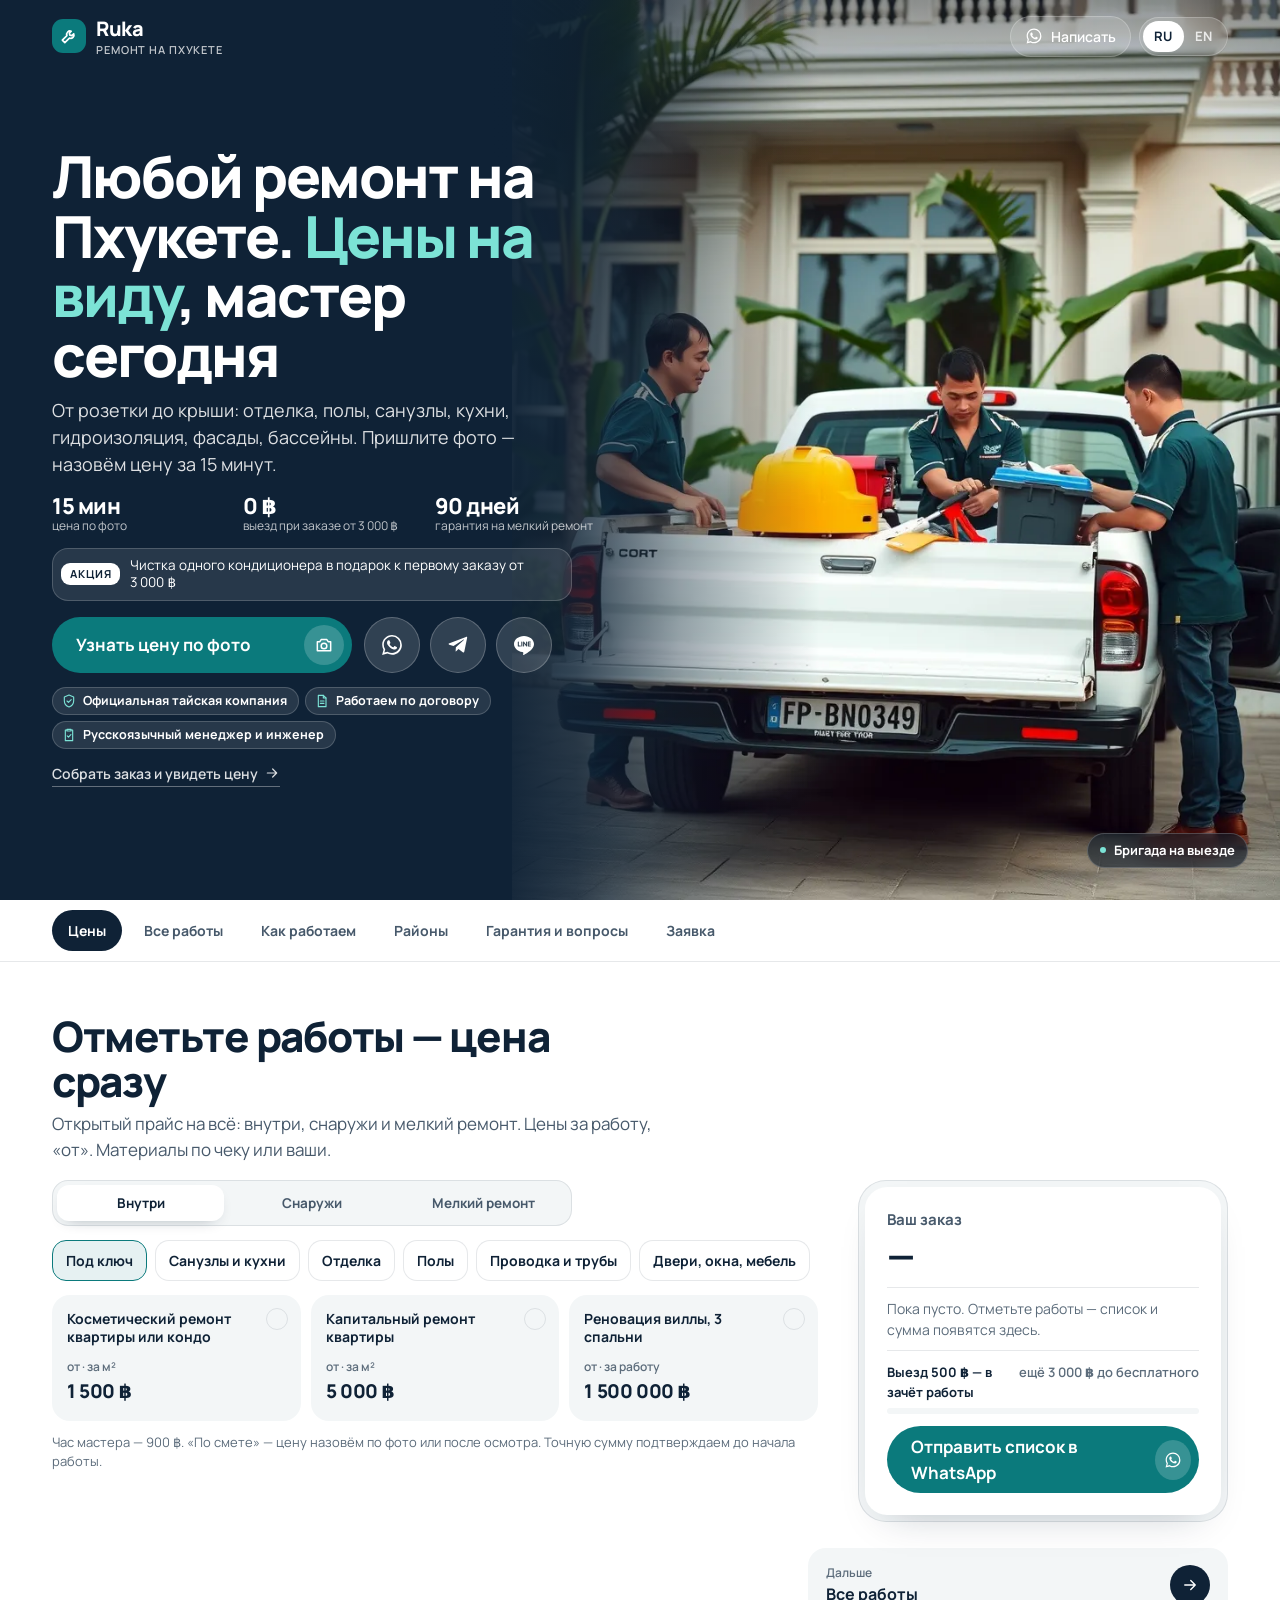
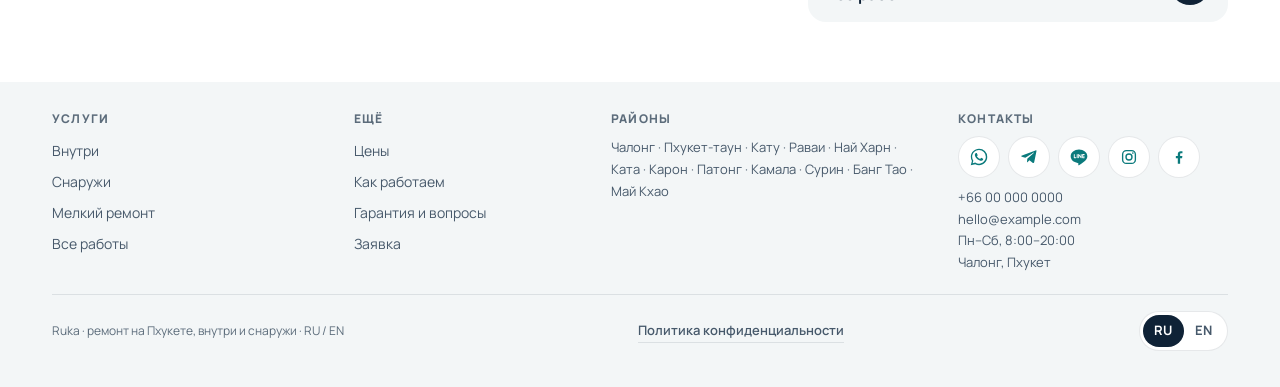
<file: razbor/b/index.html>
<!doctype html>
<!--
  Контакты — здесь: объект CONFIG в начале <script> внизу файла (поиск по слову "CONFIG").
  WhatsApp, Telegram, LINE, телефон, почта, Instagram, Facebook, район и часы работы
  меняются только там, все ссылки на странице и разметка для поисковиков строятся из него.
  Там же порог бесплатного выезда (freeFrom) и цена выезда (visit).
  Сейчас там заглушки. Перед запуском: убрать <meta name="robots" content="noindex">.
-->
<html lang="ru">
<head>
<meta charset="utf-8">
<meta name="viewport" content="width=device-width, initial-scale=1, viewport-fit=cover">
<title>Ruka Repairs Phuket</title>
<meta name="description" content="Любой ремонт на Пхукете с открытыми ценами: крыши, гидроизоляция, фасады, санузлы, кухни, полы, электрика, кондиционеры, мелкий ремонт. Цена по фото за 15 минут. RU / EN.">
<meta name="robots" content="noindex, nofollow">
<meta property="og:type" content="website">
<meta property="og:site_name" content="Ruka">
<meta property="og:title" content="Ruka · ремонт на Пхукете, цены на виду">
<meta property="og:description" content="Внутри и снаружи: от розетки до крыши. Цена по фото за 15 минут, выезд бесплатно при заказе от 3 000 ฿, гарантия.">
<meta property="og:image" content="img/x-team-van.webp">
<meta property="og:image:width" content="1024">
<meta property="og:image:height" content="1024">
<meta property="og:locale" content="ru_RU">
<meta property="og:locale:alternate" content="en_US">
<meta name="twitter:card" content="summary_large_image">
<meta name="theme-color" content="#0f2236">
<link rel="icon" type="image/svg+xml" href="data:image/svg+xml,%3Csvg xmlns=%22http://www.w3.org/2000/svg%22 viewBox=%220 0 32 32%22%3E%3Crect width=%2232%22 height=%2232%22 rx=%229%22 fill=%22%230b7a7c%22/%3E%3Cpath fill=%22none%22 stroke=%22%23fff%22 stroke-width=%222.4%22 stroke-linecap=%22round%22 stroke-linejoin=%22round%22 d=%22M19.6 8.4a5.3 5.3 0 0 0-6.9 6.9L6 22l4 4 6.7-6.7a5.3 5.3 0 0 0 6.9-6.9l-3 3-3.2-.8-.8-3.2 3-3Z%22/%3E%3C/svg%3E">
<script type="application/ld+json" id="ldjson">
{"@context":"https://schema.org","@type":"HomeAndConstructionBusiness","name":"Ruka","description":"Repairs in Phuket inside and out: roofs, waterproofing, facades, bathrooms, kitchens, floors, electrical, plumbing, air-con, pools, small fixes. Open prices, quote from a photo in 15 minutes.","image":"img/x-team-van.webp","currenciesAccepted":"THB","areaServed":{"@type":"AdministrativeArea","name":"Phuket"},"address":{"@type":"PostalAddress","addressLocality":"Chalong","addressRegion":"Phuket","addressCountry":"TH"}}
</script>
<link rel="preconnect" href="https://fonts.googleapis.com">
<link rel="preconnect" href="https://fonts.gstatic.com" crossorigin>
<link href="https://fonts.googleapis.com/css2?family=Manrope:wght@400;500;600;700;800&display=swap" rel="stylesheet">
<style>
:root{
  --bg:#ffffff;
  --bg-soft:#f3f6f7;
  --surface:#ffffff;
  --ink:#0f2236;
  --ink-2:#47596b;
  --ink-3:#5c6c7b;
  --line:rgba(15,34,54,.10);
  --accent:#0b7a7c;
  --accent-ink:#ffffff;
  --accent-soft:rgba(11,122,124,.10);
  --shadow:0 18px 40px -22px rgba(15,34,54,.28);
  --ease:cubic-bezier(.22,1,.36,1);
  color-scheme:light;
}
@media (prefers-color-scheme: dark){
  :root:not([data-theme="light"]){
    --bg:#0c1724;--bg-soft:#122131;--surface:#15263a;--ink:#e8eef3;--ink-2:#a9b8c6;--ink-3:#8b9cad;
    --line:rgba(232,238,243,.10);--accent:#2bb3b1;--accent-ink:#06201f;--accent-soft:rgba(43,179,177,.14);
    --shadow:0 18px 40px -22px rgba(0,0,0,.6);color-scheme:dark;
  }
}
:root[data-theme="dark"]{
  --bg:#0c1724;--bg-soft:#122131;--surface:#15263a;--ink:#e8eef3;--ink-2:#a9b8c6;--ink-3:#8b9cad;
  --line:rgba(232,238,243,.10);--accent:#2bb3b1;--accent-ink:#06201f;--accent-soft:rgba(43,179,177,.14);
  --shadow:0 18px 40px -22px rgba(0,0,0,.6);color-scheme:dark;
}
*{box-sizing:border-box;margin:0;padding:0}
html{-webkit-text-size-adjust:100%;scroll-padding-top:64px}
body{background:var(--bg);color:var(--ink);font-family:"Manrope",system-ui,sans-serif;font-size:16px;line-height:1.5;overflow-x:hidden;-webkit-font-smoothing:antialiased}
img{display:block;max-width:100%}
a{color:inherit;text-decoration:none}
button{font:inherit;color:inherit;background:none;border:0;cursor:pointer}
svg{flex:none}
.wrap{width:100%;max-width:1240px;margin:0 auto;padding:0 16px}
@media(min-width:768px){.wrap{padding:0 32px}}
:focus-visible{outline:2px solid var(--accent);outline-offset:3px;border-radius:8px}

/* ---------- HERO ---------- */
.hero{position:relative;min-height:100svh;display:flex;flex-direction:column;color:#fff;isolation:isolate;overflow:hidden;background:#0f2236}
.hero__img{position:absolute;inset:0;z-index:-2}
.hero__img img{position:absolute;inset:0;width:100%;height:100%;object-fit:cover;object-position:55% 40%;opacity:0;transform:scale(1.06);transition:opacity 1.4s var(--ease),transform 7s linear}
.hero__img img.on{opacity:1;transform:scale(1.0)}
.hero::after{content:"";position:absolute;inset:0;z-index:-1;
  background:linear-gradient(180deg,rgba(10,24,40,.55) 0%,rgba(10,24,40,0) 22%,rgba(10,24,40,0) 34%,rgba(10,24,40,.72) 58%,rgba(10,24,40,.94) 100%)}
.hero__cap{position:absolute;right:16px;top:72px;z-index:1;display:inline-flex;align-items:center;gap:8px;padding:7px 12px;border-radius:999px;background:rgba(10,24,40,.55);border:1px solid rgba(255,255,255,.2);backdrop-filter:blur(10px);-webkit-backdrop-filter:blur(10px);font-size:13px;font-weight:700;transition:opacity .4s var(--ease),transform .4s var(--ease)}
.hero__cap.swap{opacity:0;transform:translateY(-6px)}
.hero__cap i{width:6px;height:6px;border-radius:50%;background:#7ce3d6;flex:none}
@media(max-width:899px){
  .hero__img{bottom:auto;height:50svh}
  .hero::after{background:linear-gradient(180deg,rgba(10,24,40,.5) 0%,rgba(10,24,40,0) 16%,rgba(10,24,40,0) 28%,rgba(15,34,54,.85) 45%,#0f2236 51%)}
  .hero__cap{top:64px;right:16px}
}
@media(min-width:900px){
  .hero::after{background:linear-gradient(90deg,#0f2236 0%,#0f2236 38%,rgba(15,34,54,.82) 45%,rgba(15,34,54,.4) 53%,rgba(15,34,54,0) 64%),linear-gradient(180deg,rgba(10,24,40,.45),transparent 20%)}
  .hero__img{left:40%}
  .hero__cap{right:32px;top:auto;bottom:32px}
}
.top{display:flex;align-items:center;justify-content:space-between;gap:12px;padding-top:14px;padding-bottom:14px}
.logo{display:flex;align-items:center;gap:10px;font-weight:800;font-size:20px;letter-spacing:-.02em}
.logo__mark{width:34px;height:34px;border-radius:11px;background:var(--accent);display:grid;place-items:center;color:var(--accent-ink)}
.logo small{display:block;font-weight:600;font-size:11px;letter-spacing:.08em;text-transform:uppercase;opacity:.75;margin-top:-2px}
.top__r{display:flex;align-items:center;gap:8px}
.lang{display:flex;padding:3px;border-radius:999px;background:rgba(255,255,255,.14);border:1px solid rgba(255,255,255,.22);backdrop-filter:blur(10px);-webkit-backdrop-filter:blur(10px)}
.lang button{padding:6px 11px;border-radius:999px;font-size:13px;font-weight:700;letter-spacing:.04em;color:rgba(255,255,255,.8);transition:background .3s var(--ease),color .3s var(--ease)}
.lang button[aria-pressed="true"]{background:#fff;color:#0f2236}
.top__wa{display:none;align-items:center;gap:8px;padding:9px 14px;border-radius:999px;background:rgba(255,255,255,.14);border:1px solid rgba(255,255,255,.22);font-size:14px;font-weight:600}
@media(min-width:768px){.top__wa{display:inline-flex}}

.hero__body{margin-top:auto;padding-bottom:22px}
@media(min-width:900px){.hero__body{margin-top:auto;margin-bottom:auto;padding-bottom:40px}}
.hero h1{font-size:clamp(29px,7.8vw,58px);line-height:1.03;letter-spacing:-.035em;font-weight:800;margin:0 0 12px;max-width:14ch}
.hero h1 span{color:#7ce3d6}
.hero__lead{font-size:15.5px;color:rgba(255,255,255,.86);max-width:46ch}
@media(min-width:900px){.hero__lead{font-size:18px}}
.facts{display:grid;grid-template-columns:repeat(3,minmax(0,1fr));gap:6px 14px;margin:16px 0 14px;max-width:560px}
.fact b{display:block;font-size:22px;font-weight:800;letter-spacing:-.02em;line-height:1.1}
.fact span{display:block;font-size:12px;line-height:1.3;color:rgba(255,255,255,.74)}
.promo{display:flex;align-items:center;gap:10px;margin:0 0 16px;padding:8px 14px 8px 8px;border-radius:16px;background:rgba(255,255,255,.1);border:1px solid rgba(255,255,255,.18);font-size:13.5px;line-height:1.3;max-width:520px}
.promo b{flex:none;padding:4px 9px;border-radius:9px;background:#fff;color:#0f2236;font-size:11px;letter-spacing:.08em;text-transform:uppercase}
.cta{display:flex;flex-direction:column;gap:12px}
@media(min-width:600px){.cta{flex-direction:row;align-items:center}}
.btn{display:inline-flex;align-items:center;justify-content:space-between;gap:14px;min-height:56px;padding:8px 8px 8px 24px;border-radius:999px;background:var(--accent);color:var(--accent-ink);font-weight:700;font-size:17px;transition:transform .35s var(--ease),background .3s var(--ease)}
.btn:active{transform:scale(.98)}
.btn__ic{width:40px;height:40px;border-radius:50%;background:color-mix(in srgb,var(--accent-ink) 18%,transparent);display:grid;place-items:center;transition:transform .4s var(--ease)}
.btn:hover .btn__ic{transform:translateX(3px) rotate(-8deg)}
.btn--full{width:100%}
@media(min-width:600px){.btn--full{width:auto;min-width:300px}}
.msgr{display:flex;gap:10px;align-items:center}
.msgr a{width:56px;height:56px;border-radius:50%;display:grid;place-items:center;background:rgba(255,255,255,.14);border:1px solid rgba(255,255,255,.22);transition:transform .35s var(--ease),background .3s}
.msgr a:active{transform:scale(.95)}
.msgr a:hover{background:rgba(255,255,255,.24)}
.hero__more{display:inline-flex;align-items:center;gap:6px;margin-top:14px;font-size:14px;font-weight:600;color:rgba(255,255,255,.85);border-bottom:1px solid rgba(255,255,255,.35);padding-bottom:2px}
.trust{list-style:none;display:flex;flex-wrap:wrap;gap:6px;margin-top:14px;max-width:560px}
.trust li{display:inline-flex;align-items:center;gap:6px;padding:5px 11px 5px 8px;border-radius:999px;background:rgba(255,255,255,.1);border:1px solid rgba(255,255,255,.18);font-size:12.5px;font-weight:700;line-height:1.25}
.trust svg{color:#7ce3d6}

/* ---------- TABS ---------- */
.tabs{position:sticky;top:0;z-index:20;background:color-mix(in srgb,var(--bg) 88%,transparent);backdrop-filter:blur(14px);-webkit-backdrop-filter:blur(14px);border-bottom:1px solid var(--line)}
.tabs__row{display:flex;gap:6px;overflow-x:auto;scrollbar-width:none;padding-top:10px;padding-bottom:10px}
.tabs__row::-webkit-scrollbar{display:none}
.tab{flex:none;padding:10px 16px;border-radius:999px;font-weight:700;font-size:14px;color:var(--ink-2);white-space:nowrap;transition:background .3s var(--ease),color .3s var(--ease)}
.tab[aria-selected="true"]{background:var(--ink);color:var(--bg)}
.panel{padding-top:26px;padding-bottom:34px;animation:panelIn .55s var(--ease) both}
.panel[hidden]{display:none}
@keyframes panelIn{from{opacity:0;transform:translateY(14px)}to{opacity:1;transform:none}}
@media(min-width:900px){.panel{padding-top:52px;padding-bottom:60px}}
.h2{font-size:clamp(25px,6vw,42px);line-height:1.06;letter-spacing:-.03em;font-weight:800;max-width:22ch}
.sub{color:var(--ink-2);margin-top:8px;max-width:60ch;font-size:15px}
@media(min-width:900px){.sub{font-size:17px}}
.next{text-align:left;display:flex;align-items:center;justify-content:space-between;width:100%;margin-top:26px;padding:16px 18px;border-radius:18px;background:var(--bg-soft);font-weight:700;transition:transform .35s var(--ease)}
.next:active{transform:scale(.99)}
.next small{display:block;font-weight:600;font-size:12px;color:var(--ink-3)}
.next__ic{width:40px;height:40px;border-radius:50%;background:var(--ink);color:var(--bg);display:grid;place-items:center}
@media(min-width:900px){.next{max-width:420px;margin-left:auto}}

/* ---------- PRICES / CART ---------- */
.price-grid{display:grid;grid-template-columns:minmax(0,1fr);gap:20px;margin-top:18px}
.price-grid>*,.areas>*,.gq>*,.req>*{min-width:0}
@media(min-width:960px){.price-grid{grid-template-columns:minmax(0,1fr) 370px;gap:40px;align-items:start}}
.seg{display:grid;grid-template-columns:repeat(3,minmax(0,1fr));gap:4px;padding:4px;border-radius:16px;background:var(--bg-soft);border:1px solid var(--line)}
.seg button{padding:10px 6px;border-radius:12px;font-weight:700;font-size:13.5px;line-height:1.2;color:var(--ink-2);transition:background .3s var(--ease),color .3s var(--ease),box-shadow .3s}
.seg button[aria-pressed="true"]{background:var(--surface);color:var(--ink);box-shadow:0 6px 16px -10px rgba(15,34,54,.45)}
.seg button small{display:inline-block;min-width:18px;margin-left:4px;padding:0 5px;border-radius:9px;background:var(--accent);color:var(--accent-ink);font-size:11px;line-height:18px}
@media(min-width:768px){.seg{max-width:520px}}
.cats{display:flex;gap:8px;overflow-x:auto;scrollbar-width:none;margin:12px -16px 0;padding:2px 16px}
.cats::-webkit-scrollbar{display:none}
.cat{flex:none;display:flex;align-items:center;gap:8px;padding:9px 13px;border-radius:14px;border:1px solid var(--line);background:var(--surface);font-weight:700;font-size:14px;transition:border-color .3s,background .3s}
.cat[aria-pressed="true"]{border-color:var(--accent);background:var(--accent-soft)}
.cat__n{min-width:20px;height:20px;padding:0 6px;border-radius:10px;background:var(--accent);color:var(--accent-ink);font-size:11px;display:none;place-items:center}
.cat__n.on{display:grid}
@media(min-width:768px){.cats{margin:12px 0 0;padding:2px 0;flex-wrap:wrap}}
.items{margin-top:12px;display:grid;grid-template-columns:1fr 1fr;gap:10px}
@media(min-width:768px){.items{grid-template-columns:repeat(3,1fr)}}
.item{position:relative;display:flex;flex-direction:column;justify-content:space-between;gap:8px;min-height:120px;padding:14px;border-radius:18px;background:var(--bg-soft);border:1.5px solid transparent;text-align:left;cursor:pointer;transition:border-color .3s var(--ease),transform .3s var(--ease),background .3s;}
.items.anim .item{animation:itemIn .45s var(--ease) both;animation-delay:calc(var(--i,0) * 40ms)}
@keyframes itemIn{from{opacity:0;transform:translateY(8px)}to{opacity:1;transform:none}}
.item:active{transform:scale(.98)}
.item__t{font-weight:700;font-size:14px;line-height:1.25;padding-right:24px}
.item__p{font-size:19px;font-weight:800;letter-spacing:-.02em}
.item__p--est{font-size:15px;color:var(--ink-2)}
.item__u{font-size:12px;color:var(--ink-3);font-weight:600}
.item__ck{position:absolute;top:12px;right:12px;width:22px;height:22px;border-radius:50%;border:1.5px solid var(--line);display:grid;place-items:center;color:transparent;transition:background .3s,border-color .3s,color .3s}
.item.on{border-color:var(--accent);background:var(--accent-soft)}
.item.on .item__ck{background:var(--accent);border-color:var(--accent);color:var(--accent-ink)}
.qty{display:none;align-items:center;gap:6px}
.item.on .qty{display:flex}
.qty span{min-width:22px;text-align:center;font-weight:800;font-size:14px;white-space:nowrap}
.qty button{width:34px;height:34px;border-radius:50%;background:var(--surface);display:grid;place-items:center;font-size:18px;font-weight:700;line-height:1;border:1px solid var(--line);transition:transform .2s var(--ease)}
.qty button:active{transform:scale(.92)}
.price-note{margin-top:12px;font-size:13px;color:var(--ink-3)}
/* summary */
.sum{padding:6px;border-radius:28px;background:var(--bg-soft);border:1px solid var(--line)}
.sum__in{padding:18px;border-radius:22px;background:var(--surface);box-shadow:var(--shadow)}
@media(min-width:960px){.sum{position:sticky;top:84px}.sum__in{padding:22px}}
.sum h3{font-size:15px;font-weight:700;color:var(--ink-2)}
.sum__total{font-size:36px;font-weight:800;letter-spacing:-.03em;line-height:1.1;margin:4px 0 2px;transition:opacity .2s}
.sum__est{font-size:13px;color:var(--ink-3);font-weight:600;min-height:0}
.sum__est:empty{display:none}
.sum__list{list-style:none;margin:12px 0;padding:10px 0;border-top:1px solid var(--line);border-bottom:1px solid var(--line);font-size:14px;display:grid;gap:6px;max-height:200px;overflow:auto}
.sum__list li{display:flex;justify-content:space-between;gap:10px}
.sum__list li span:last-child{font-weight:700;white-space:nowrap}
.sum__list li.est span:last-child{font-weight:600;color:var(--ink-3)}
.sum__empty{color:var(--ink-3)}
.free{margin-bottom:12px}
.free__t{display:flex;justify-content:space-between;gap:10px;font-size:13px;font-weight:700}
.free__t span:last-child{color:var(--ink-3);font-weight:600;white-space:nowrap}
.free__bar{height:6px;border-radius:3px;background:var(--bg-soft);overflow:hidden;margin-top:6px}
.free__bar i{display:block;height:100%;width:100%;background:var(--accent);transform-origin:left;transform:scaleX(0);transition:transform .6s var(--ease)}
.gift{display:flex;gap:10px;align-items:flex-start;margin-bottom:12px;padding:10px 12px;border-radius:14px;background:var(--accent-soft);font-size:13px;color:var(--ink)}
.gift b{flex:none;padding:2px 7px;border-radius:7px;background:var(--ink);color:var(--bg);font-size:10.5px;letter-spacing:.08em;text-transform:uppercase;margin-top:1px}
.gift[hidden]{display:none}
.sum .btn{width:100%}
/* mobile bar */
.bar{position:fixed;left:10px;right:10px;bottom:calc(10px + env(safe-area-inset-bottom));z-index:30;display:flex;align-items:center;gap:10px;padding:8px 8px 8px 18px;border-radius:999px;background:var(--ink);color:var(--bg);box-shadow:0 18px 40px -12px rgba(15,34,54,.5);transform:translateY(140%);opacity:0;transition:transform .5s var(--ease),opacity .4s var(--ease);pointer-events:none}
.bar.show{transform:none;opacity:1;pointer-events:auto}
.bar__t{flex:1;min-width:0;line-height:1.15}
.bar__t b{display:block;font-size:18px;font-weight:800;letter-spacing:-.02em;white-space:nowrap;overflow:hidden;text-overflow:ellipsis}
.bar__t small{font-size:11.5px;opacity:.75;white-space:nowrap;overflow:hidden;text-overflow:ellipsis;display:block}
.bar a{display:inline-flex;align-items:center;gap:8px;padding:12px 16px;border-radius:999px;background:var(--accent);color:var(--accent-ink);font-weight:700;font-size:15px;white-space:nowrap}
@media(min-width:960px){.bar{display:none}}

/* ---------- SERVICES ---------- */
.srvs{display:grid;gap:8px;margin-top:14px}
@media(min-width:900px){.srvs{grid-template-columns:1fr 1fr;gap:10px 14px}}
.srv{display:grid;grid-template-columns:72px minmax(0,1fr) auto;align-items:center;gap:12px;width:100%;padding:8px 12px 8px 8px;border-radius:18px;background:var(--bg-soft);text-align:left;border:1.5px solid transparent;transition:border-color .3s var(--ease),transform .3s var(--ease);animation:itemIn .45s var(--ease) both;animation-delay:calc(var(--i,0) * 35ms)}
.srv:hover{border-color:var(--accent)}
.srv:active{transform:scale(.99)}
.srv img{width:72px;height:72px;border-radius:13px;object-fit:cover}
.srv__t{display:block;font-weight:800;font-size:15px;line-height:1.2;letter-spacing:-.01em}
.srv__d{font-size:12.5px;color:var(--ink-3);line-height:1.3;margin-top:3px}
.srv__p{text-align:right;font-size:12px;color:var(--ink-3);font-weight:600;line-height:1.2}
.srv__p b{display:block;font-size:14.5px;color:var(--ink);font-weight:800;white-space:nowrap}
.srv-more{display:flex;gap:12px;align-items:center;justify-content:space-between;margin-top:14px;padding:16px;border-radius:18px;border:1px dashed color-mix(in srgb,var(--accent) 45%,transparent);font-size:14px;color:var(--ink-2)}
.srv-more b{color:var(--ink);display:block;font-size:15px}
.srv-more a{flex:none;width:44px;height:44px;border-radius:50%;display:grid;place-items:center;background:var(--accent);color:var(--accent-ink)}

/* ---------- HOW ---------- */
.steps{display:flex;gap:12px;overflow-x:auto;scroll-snap-type:x mandatory;scroll-padding-inline:16px;scrollbar-width:none;margin:18px -16px 0;padding:0 16px}
.steps::-webkit-scrollbar{display:none}
.step{flex:0 0 76%;scroll-snap-align:start;border-radius:24px;overflow:hidden;background:var(--bg-soft)}
.step__img{aspect-ratio:4/3;overflow:hidden}
.step__img img{width:100%;height:100%;object-fit:cover}
.step__b{padding:14px 18px 18px}
.step__n{font-size:12px;font-weight:800;color:var(--accent);letter-spacing:.1em}
.step h3{font-size:19px;letter-spacing:-.02em;margin:4px 0}
.step p{font-size:14px;color:var(--ink-2)}
@media(min-width:768px) and (max-width:899px){.steps{margin-left:-32px;margin-right:-32px;padding:0 32px;scroll-padding-inline:32px}.step{flex-basis:44%}}
@media(min-width:900px){
  .steps{display:grid;align-items:start;grid-template-columns:1.25fr 1fr 1fr 1.25fr;margin:28px 0 0;padding:0;overflow:visible}
  .step:nth-child(even){margin-top:48px}
}
.rules{display:grid;gap:10px;margin-top:16px}
@media(min-width:900px){.rules{grid-template-columns:1fr 1fr;gap:16px;margin-top:24px}}
.rule{display:flex;gap:14px;align-items:flex-start;padding:16px;border-radius:20px;border:1px solid var(--line)}
.rule__n{flex:none;font-size:26px;font-weight:800;letter-spacing:-.03em;line-height:1;color:var(--accent);min-width:64px}
.rule__n small{display:block;font-size:11px;letter-spacing:.06em;text-transform:uppercase;color:var(--ink-3);margin-top:4px}
.rule p{font-size:14px;color:var(--ink-2)}
.rule p b{display:block;color:var(--ink);font-size:15px;margin-bottom:2px}
.rule--promo{background:var(--ink);color:var(--bg);border-color:transparent}
.rule--promo p{color:color-mix(in srgb,var(--bg) 78%,transparent)}
.rule--promo p b{color:var(--bg)}
.rule--promo .rule__n{color:#7ce3d6}
.rule--promo .rule__n small{color:color-mix(in srgb,var(--bg) 70%,transparent)}
.h3{font-size:clamp(21px,5vw,30px);line-height:1.1;letter-spacing:-.03em;font-weight:800;margin-top:30px}
@media(min-width:900px){.h3{margin-top:48px}}
.why{list-style:none;display:grid;gap:8px;margin-top:14px}
@media(min-width:600px){.why{grid-template-columns:1fr 1fr;gap:10px}}
@media(min-width:900px){.why{grid-template-columns:repeat(4,minmax(0,1fr));gap:14px}.why li:nth-child(7){grid-column:span 2}}
.why li{display:flex;gap:14px;align-items:flex-start;padding:14px 16px;border-radius:20px;background:var(--bg-soft);min-width:0}
@media(min-width:900px){.why li{flex-direction:column;gap:12px;padding:20px}}
.why__ic{flex:none;width:44px;height:44px;border-radius:14px;background:var(--accent-soft);color:var(--accent);display:grid;place-items:center}
.why b{display:block;color:var(--ink);font-size:15px;line-height:1.25;letter-spacing:-.01em;margin-bottom:3px}
.why p{font-size:14px;line-height:1.4;color:var(--ink-2)}

/* ---------- AREAS ---------- */
.areas{display:grid;gap:20px;margin-top:18px}
@media(min-width:900px){.areas{grid-template-columns:1.1fr 1fr;gap:40px;align-items:start}}
.dists{display:grid;grid-template-columns:1fr 1fr;gap:8px}
@media(min-width:600px){.dists{grid-template-columns:repeat(3,1fr)}}
.dist{padding:12px 14px;border-radius:14px;background:var(--bg-soft);text-align:left;font-weight:700;font-size:14px;border:1.5px solid transparent;transition:border-color .3s,background .3s}
.dist[aria-pressed="true"]{border-color:var(--accent);background:var(--accent-soft)}
.eta{position:relative;border-radius:26px;overflow:hidden;min-height:240px;color:#fff;display:flex;flex-direction:column;justify-content:flex-end;padding:20px;isolation:isolate}
.eta img{position:absolute;inset:0;width:100%;height:100%;object-fit:cover;object-position:50% 30%;z-index:-2}
.eta::after{content:"";position:absolute;inset:0;z-index:-1;background:linear-gradient(180deg,rgba(10,24,40,0) 20%,rgba(10,24,40,.88) 100%)}
.eta__k{font-size:13px;font-weight:600;opacity:.85}
.eta__v{font-size:44px;font-weight:800;letter-spacing:-.03em;line-height:1.05;transition:opacity .25s var(--ease),transform .35s var(--ease)}
.eta__v small{font-size:18px;font-weight:700}
.eta__v.swap{opacity:0;transform:translateY(6px)}
.eta__n{font-size:13px;opacity:.8;margin-top:4px;max-width:42ch}

/* ---------- GUARANTEE + FAQ ---------- */
.gq{display:grid;gap:20px;margin-top:18px}
@media(min-width:900px){.gq{grid-template-columns:1fr 1.2fr;gap:40px;align-items:start}}
.g90{display:flex;gap:16px;align-items:center;padding:18px;border-radius:22px;background:var(--accent-soft)}
.g90__n{font-size:56px;font-weight:800;letter-spacing:-.04em;line-height:1;color:var(--accent)}
.g90__n small{display:block;font-size:13px;letter-spacing:0;font-weight:700}
.g90 p{font-size:14px;color:var(--ink-2)}
.g90 b{color:var(--ink);display:block;font-size:16px;margin-bottom:2px}
.gl{list-style:none;display:grid;gap:8px;margin-top:12px}
.gl li{display:flex;gap:10px;font-size:14px;color:var(--ink-2)}
.gl svg{color:var(--accent);margin-top:2px}
.faq details{border-bottom:1px solid var(--line)}
.faq summary{list-style:none;cursor:pointer;display:flex;justify-content:space-between;align-items:center;gap:12px;padding:14px 0;font-weight:700;font-size:15px}
.faq summary::-webkit-details-marker{display:none}
.faq summary svg{transition:transform .35s var(--ease);color:var(--ink-3)}
.faq details[open] summary svg{transform:rotate(45deg);color:var(--accent)}
.faq p{padding:0 0 14px;color:var(--ink-2);font-size:14px;max-width:60ch}
.inl{color:var(--accent);font-weight:700;border-bottom:1px solid currentColor}

/* ---------- REQUEST FORM ---------- */
.req{display:grid;gap:20px;margin-top:18px}
@media(min-width:900px){.req{grid-template-columns:1.25fr 1fr;gap:40px;align-items:start}}
.form{display:grid;gap:14px}
.fld{display:grid;gap:6px}
.fld>label,.fld>legend{font-weight:700;font-size:14px}
.fld input,.fld select,.fld textarea{width:100%;font:inherit;font-size:16px;color:var(--ink);background:var(--surface);border:1.5px solid var(--line);border-radius:14px;padding:12px 14px;transition:border-color .25s}
.fld textarea{min-height:92px;resize:vertical}
.fld input:focus,.fld select:focus,.fld textarea:focus{outline:none;border-color:var(--accent)}
.fld [aria-invalid="true"]{border-color:#c2410c}
fieldset.fld{border:0;min-width:0;padding:0;margin:0}
fieldset.fld>legend{padding:0;margin-bottom:6px}
.err{font-size:13px;font-weight:600;color:#c2410c}
.err:empty{display:none}
@media (prefers-color-scheme: dark){:root:not([data-theme="light"]) .err{color:#fb923c}:root:not([data-theme="light"]) .fld [aria-invalid="true"]{border-color:#fb923c}}
.chs{display:grid;grid-template-columns:repeat(3,minmax(0,1fr));gap:8px}
.ch{position:relative}
.ch input{position:absolute;opacity:0;inset:0;width:100%;height:100%;margin:0;cursor:pointer}
.ch span{display:flex;align-items:center;justify-content:center;gap:6px;min-height:48px;padding:8px;border-radius:14px;border:1.5px solid var(--line);background:var(--surface);font-weight:700;font-size:14px;transition:border-color .25s,background .25s}
.ch span svg{color:var(--accent)}
.ch input:checked+span{border-color:var(--accent);background:var(--accent-soft)}
.ch input:focus-visible+span{outline:2px solid var(--accent);outline-offset:2px}
.form__hint{font-size:13px;color:var(--ink-3)}
.form__hint:empty{display:none}
.form__st{font-size:14px;font-weight:600;padding:12px 14px;border-radius:14px;background:var(--accent-soft)}
.form__st[hidden]{display:none}
.form__st a{color:var(--accent);border-bottom:1px solid currentColor}
.form .btn{width:100%;border:0}
.req__side{display:grid;grid-template-columns:1fr 1fr;gap:8px}
@media(min-width:900px){.req__side{grid-template-columns:1fr;gap:10px}}
.cline{display:flex;align-items:center;gap:10px;padding:12px 14px;border-radius:18px;background:var(--bg-soft);font-weight:700;font-size:14px;min-width:0}
.cline>span{min-width:0}
.cline svg{color:var(--accent)}
.cline small{display:block;font-weight:600;font-size:12px;color:var(--ink-3);overflow:hidden;text-overflow:ellipsis;white-space:nowrap}

/* ---------- FOOTER ---------- */
.foot{background:var(--bg-soft);padding:28px 0 calc(96px + env(safe-area-inset-bottom))}
@media(min-width:960px){.foot{padding-bottom:36px}}
.foot__grid{display:grid;grid-template-columns:repeat(2,minmax(0,1fr));gap:20px 16px}
@media(min-width:900px){.foot__grid{grid-template-columns:1.2fr 1fr 1.4fr 1.2fr;gap:32px}}
.foot h4{font-size:12px;font-weight:800;letter-spacing:.1em;text-transform:uppercase;color:var(--ink-3);margin-bottom:8px}
.foot ul{list-style:none;display:grid;gap:2px;font-size:14px}
.foot ul a{display:inline-block;padding:4px 0}
.foot ul a,.foot__dists a{color:var(--ink-2);transition:color .2s}
.foot ul a:hover,.foot__dists a:hover{color:var(--accent)}
.foot__dists{font-size:13px;line-height:1.7;color:var(--ink-3)}
.foot__wide{grid-column:1/-1}
@media(min-width:900px){.foot__wide{grid-column:auto}}
.foot__links{display:flex;gap:8px;flex-wrap:wrap}
.foot__links a{display:inline-grid;place-items:center;width:42px;height:42px;border-radius:50%;background:var(--surface);border:1px solid var(--line)}
.foot__links svg{color:var(--accent)}
.foot__meta{font-size:13px;color:var(--ink-2);margin-top:10px;display:grid;gap:2px}
.foot__bottom{display:flex;flex-wrap:wrap;align-items:center;justify-content:space-between;gap:12px;margin-top:22px;padding-top:16px;border-top:1px solid var(--line)}
.foot small{color:var(--ink-3);font-size:12px}
.foot .lang{background:var(--surface);border-color:var(--line);backdrop-filter:none;-webkit-backdrop-filter:none}
.foot .lang button{color:var(--ink-2)}
.foot .lang button[aria-pressed="true"]{background:var(--ink);color:var(--bg)}
.linkbtn{font-size:13px;font-weight:600;color:var(--ink-2);border-bottom:1px solid var(--line);padding:2px 0}

/* ---------- PRIVACY DIALOG ---------- */
.dlg{border:0;padding:0;margin:auto;width:min(560px,calc(100% - 32px));max-height:calc(100svh - 48px);border-radius:24px;background:var(--surface);color:var(--ink);box-shadow:0 30px 80px -20px rgba(0,0,0,.5)}
.dlg::backdrop{background:rgba(10,24,40,.6);backdrop-filter:blur(4px)}
.dlg__in{padding:22px 20px 20px;overflow:auto;max-height:calc(100svh - 48px)}
.dlg__h{display:flex;justify-content:space-between;align-items:flex-start;gap:12px;margin-bottom:10px}
.dlg__h h3{font-size:20px;letter-spacing:-.02em}
.dlg__x{width:40px;height:40px;border-radius:50%;background:var(--bg-soft);display:grid;place-items:center;flex:none;font-size:20px;line-height:1}
.dlg p,.dlg li{font-size:14px;color:var(--ink-2)}
.dlg ul{margin:8px 0 10px 18px;display:grid;gap:4px}
.dlg p+p{margin-top:8px}

/* ---------- FLOATING MESSAGE BUTTON (phone) ---------- */
.fab{position:fixed;right:max(14px,env(safe-area-inset-right));bottom:calc(14px + env(safe-area-inset-bottom));z-index:29;display:inline-flex;align-items:center;gap:8px;padding:12px 18px 12px 14px;border-radius:999px;background:var(--accent);color:var(--accent-ink);font-weight:700;font-size:15px;box-shadow:0 14px 30px -10px rgba(15,34,54,.55);transform:translateY(150%);opacity:0;pointer-events:none;transition:transform .45s var(--ease),opacity .35s var(--ease)}
.fab.show{transform:none;opacity:1;pointer-events:auto}
.fab:active{transform:scale(.96)}
@media(min-width:960px){.fab{display:none}}

@media (prefers-reduced-motion: reduce){
  *,*::before,*::after{animation-duration:.01ms!important;animation-iteration-count:1!important;transition-duration:.01ms!important;scroll-behavior:auto!important}
}
</style>
</head>
<body>

<svg width="0" height="0" style="position:absolute" aria-hidden="true">
  <symbol id="i-wa" viewBox="0 0 24 24"><path fill="currentColor" d="M12.04 2C6.6 2 2.2 6.4 2.2 11.84c0 1.74.46 3.44 1.32 4.94L2.1 22l5.36-1.4a9.8 9.8 0 0 0 4.58 1.16h.01c5.43 0 9.84-4.4 9.84-9.84A9.84 9.84 0 0 0 12.04 2Zm0 18.03h-.01a8.17 8.17 0 0 1-4.17-1.14l-.3-.18-3.18.83.85-3.1-.2-.32a8.15 8.15 0 0 1-1.25-4.36c0-4.52 3.68-8.2 8.21-8.2a8.2 8.2 0 0 1 8.2 8.21c0 4.53-3.68 8.26-8.15 8.26Zm4.5-6.15c-.25-.12-1.46-.72-1.69-.8-.22-.08-.39-.12-.55.13-.16.24-.63.8-.78.96-.14.16-.29.18-.53.06-.25-.12-1.04-.38-1.98-1.22-.73-.65-1.23-1.46-1.37-1.7-.14-.25-.02-.38.11-.5.11-.11.25-.29.37-.43.12-.15.16-.25.24-.41.08-.17.04-.31-.02-.43-.06-.13-.55-1.33-.76-1.82-.2-.48-.4-.41-.55-.42h-.47a.9.9 0 0 0-.66.31c-.22.25-.86.84-.86 2.05 0 1.2.88 2.37 1 2.53.12.17 1.73 2.64 4.2 3.7.58.25 1.04.4 1.4.52.59.19 1.12.16 1.54.1.47-.07 1.46-.6 1.66-1.17.2-.58.2-1.07.15-1.17-.06-.1-.22-.17-.47-.29Z"/></symbol>
  <symbol id="i-tg" viewBox="0 0 24 24"><path fill="currentColor" d="M21.94 4.3 18.9 19.1c-.23 1.03-.83 1.29-1.69.8l-4.66-3.44-2.25 2.17c-.25.25-.46.46-.94.46l.34-4.76 8.66-7.83c.38-.34-.08-.52-.58-.19L7.07 13.06 2.46 11.6c-1-.31-1.02-1 .21-1.48l18-6.94c.84-.31 1.57.19 1.27 1.12Z"/></symbol>
  <symbol id="i-line" viewBox="0 0 24 24"><path fill="currentColor" d="M12 3C6.48 3 2 6.63 2 11.1c0 4 3.55 7.36 8.35 8 .33.07.77.22.88.5.1.25.07.65.03.9l-.14.86c-.04.25-.2 1 .88.54 1.08-.45 5.82-3.43 7.94-5.87C21.38 14.43 22 12.84 22 11.1 22 6.63 17.52 3 12 3ZM8.3 13.48H6.32a.53.53 0 0 1-.53-.53V8.98a.53.53 0 1 1 1.06 0v3.44H8.3a.53.53 0 1 1 0 1.06Zm2.05-.53a.53.53 0 1 1-1.06 0V8.98a.53.53 0 1 1 1.06 0v3.97Zm4.77 0a.53.53 0 0 1-.95.32l-2.03-2.77v2.45a.53.53 0 1 1-1.06 0V8.98a.53.53 0 0 1 .95-.32l2.03 2.77V8.98a.53.53 0 1 1 1.06 0v3.97Zm3.21-2.51a.53.53 0 1 1 0 1.06h-1.45v.92h1.45a.53.53 0 1 1 0 1.06h-1.98a.53.53 0 0 1-.53-.53V8.98c0-.29.24-.53.53-.53h1.98a.53.53 0 1 1 0 1.06h-1.45v.93h1.45Z"/></symbol>
  <symbol id="i-arrow" viewBox="0 0 24 24"><path fill="none" stroke="currentColor" stroke-width="1.8" stroke-linecap="round" stroke-linejoin="round" d="M5 12h14M13 6l6 6-6 6"/></symbol>
  <symbol id="i-check" viewBox="0 0 24 24"><path fill="none" stroke="currentColor" stroke-width="2.2" stroke-linecap="round" stroke-linejoin="round" d="m5 12.5 4.2 4L19 7"/></symbol>
  <symbol id="i-plus" viewBox="0 0 24 24"><path fill="none" stroke="currentColor" stroke-width="1.8" stroke-linecap="round" d="M12 5v14M5 12h14"/></symbol>
  <symbol id="i-cam" viewBox="0 0 24 24"><path fill="none" stroke="currentColor" stroke-width="1.8" stroke-linejoin="round" d="M4 8h3l1.6-2.5h6.8L17 8h3v11H4V8Z"/><circle cx="12" cy="13.2" r="3.4" fill="none" stroke="currentColor" stroke-width="1.8"/></symbol>
  <symbol id="i-clock" viewBox="0 0 24 24"><circle cx="12" cy="12" r="8.5" fill="none" stroke="currentColor" stroke-width="1.7"/><path fill="none" stroke="currentColor" stroke-width="1.7" stroke-linecap="round" d="M12 7.5V12l3 2"/></symbol>
  <symbol id="i-phone" viewBox="0 0 24 24"><path fill="none" stroke="currentColor" stroke-width="1.7" stroke-linejoin="round" d="M6.6 3.5h3l1.5 4-2 1.3a11 11 0 0 0 6.1 6.1l1.3-2 4 1.5v3a2 2 0 0 1-2.2 2A16.5 16.5 0 0 1 4.6 5.7a2 2 0 0 1 2-2.2Z"/></symbol>
  <symbol id="i-ig" viewBox="0 0 24 24"><rect x="3.5" y="3.5" width="17" height="17" rx="5" fill="none" stroke="currentColor" stroke-width="1.8"/><circle cx="12" cy="12" r="4" fill="none" stroke="currentColor" stroke-width="1.8"/><circle cx="17.2" cy="6.8" r="1.1" fill="currentColor"/></symbol>
  <symbol id="i-fb" viewBox="0 0 24 24"><path fill="currentColor" d="M13.5 21v-7.5h2.6l.4-3h-3V8.6c0-.9.3-1.5 1.5-1.5h1.6V4.4c-.3 0-1.2-.1-2.3-.1-2.3 0-3.9 1.4-3.9 4v2.2H7.8v3h2.6V21h3.1Z"/></symbol>
  <symbol id="i-shield" viewBox="0 0 24 24"><g fill="none" stroke="currentColor" stroke-width="1.7" stroke-linecap="round" stroke-linejoin="round"><path d="M12 3 5 6v5.5c0 4.3 3 8 7 9.5 4-1.5 7-5.2 7-9.5V6l-7-3Z"/><path d="m9 12 2.2 2.2L15.3 10"/></g></symbol>
  <symbol id="i-doc" viewBox="0 0 24 24"><g fill="none" stroke="currentColor" stroke-width="1.7" stroke-linecap="round" stroke-linejoin="round"><path d="M6.5 3.5h7.5l4 4v13h-11.5Z"/><path d="M14 3.5v4h4M9.5 12h5.5M9.5 15.5h5.5"/></g></symbol>
  <symbol id="i-user" viewBox="0 0 24 24"><g fill="none" stroke="currentColor" stroke-width="1.7" stroke-linecap="round" stroke-linejoin="round"><circle cx="12" cy="8.5" r="3.6"/><path d="M5 20c.8-3.6 3.6-5.6 7-5.6s6.2 2 7 5.6"/></g></symbol>
  <symbol id="i-helmet" viewBox="0 0 24 24"><g fill="none" stroke="currentColor" stroke-width="1.7" stroke-linecap="round" stroke-linejoin="round"><path d="M8.5 4.5H6.5v16h11v-16h-2"/><path d="M9 3.5h6v2.5H9Z"/><path d="m9.3 13.2 1.9 1.9 3.6-3.8"/></g></symbol>
  <symbol id="i-cert" viewBox="0 0 24 24"><g fill="none" stroke="currentColor" stroke-width="1.7" stroke-linecap="round" stroke-linejoin="round"><path d="M6 3h12v12.5H6Z"/><path d="M9 7h6M9 10h4"/><circle cx="12" cy="17.5" r="2.5"/><path d="m10.6 19.6-.6 2.4 2-1 2 1-.6-2.4"/></g></symbol>
  <symbol id="i-globe" viewBox="0 0 24 24"><g fill="none" stroke="currentColor" stroke-width="1.7" stroke-linecap="round" stroke-linejoin="round"><circle cx="12" cy="12" r="8.5"/><path d="M3.5 12h17M12 3.5c2.3 2.5 3.4 5.3 3.4 8.5s-1.1 6-3.4 8.5c-2.3-2.5-3.4-5.3-3.4-8.5s1.1-6 3.4-8.5Z"/></g></symbol>
  <symbol id="i-ruka"viewBox="0 0 24 24"><path fill="none" stroke="currentColor" stroke-width="2" stroke-linecap="round" stroke-linejoin="round" d="M14.7 6.3a4 4 0 0 0-5.2 5.2L4 17l3 3 5.5-5.5a4 4 0 0 0 5.2-5.2l-2.3 2.3-2.4-.6-.6-2.4 2.3-2.3Z"/></symbol>
</svg>

<header class="hero" id="top">
  <div class="hero__img" id="heroImg">
    <img class="on" src="img/x-team-van.webp" alt="" data-i18n-alt="heroAlt" width="1024" height="1024" fetchpriority="high">
    <img data-src="img/x-roof-repair.webp" alt="" width="1024" height="1024">
    <img data-src="img/x-bath-tile.webp" alt="" width="1024" height="1024">
    <img data-src="img/x-electric-panel.webp" alt="" width="1024" height="1024">
  </div>
  <div class="hero__cap" id="heroCap" aria-hidden="true"><i></i><span id="heroCapT"></span></div>
  <div class="wrap top">
    <a class="logo" href="#top" aria-label="Ruka">
      <span class="logo__mark"><svg width="20" height="20"><use href="#i-ruka"/></svg></span>
      <span>Ruka<small data-i18n="logoSub">ремонт на Пхукете</small></span>
    </a>
    <div class="top__r">
      <a class="top__wa js-wa" href="#contact" target="_blank" rel="noopener"><svg width="18" height="18"><use href="#i-wa"/></svg><span data-i18n="topWa">Написать</span></a>
      <div class="lang" role="group" aria-label="Language">
        <button type="button" data-lang="ru" aria-pressed="true">RU</button>
        <button type="button" data-lang="en" aria-pressed="false">EN</button>
      </div>
    </div>
  </div>
  <div class="wrap hero__body">
    <h1 data-i18n-html="h1">Любой ремонт на Пхукете. <span>Цены на виду</span>, мастер сегодня</h1>
    <p class="hero__lead" data-i18n="lead">От розетки до крыши: отделка, полы, санузлы, кухни, гидроизоляция, фасады, бассейны. Пришлите фото — назовём цену за 15 минут.</p>
    <div class="facts">
      <div class="fact"><b data-i18n="f1v">15 мин</b><span data-i18n="f1">цена по фото</span></div>
      <div class="fact"><b>0 ฿</b><span class="js-free-from" data-i18n="f2">выезд при заказе от 3 000 ฿</span></div>
      <div class="fact"><b data-i18n="f3v">90 дней</b><span data-i18n="f3">гарантия на мелкий ремонт</span></div>
    </div>
    <p class="promo"><b data-i18n="promoTag">Акция</b><span class="js-promo" data-i18n="promo">Чистка одного кондиционера в подарок к первому заказу от 3 000 ฿</span></p>
    <div class="cta">
      <a class="btn btn--full js-wa-photo" href="#contact" target="_blank" rel="noopener">
        <span data-i18n="ctaMain">Узнать цену по фото</span>
        <span class="btn__ic"><svg width="20" height="20"><use href="#i-cam"/></svg></span>
      </a>
      <div class="msgr">
        <a class="js-wa" href="#contact" target="_blank" rel="noopener" aria-label="WhatsApp"><svg width="24" height="24"><use href="#i-wa"/></svg></a>
        <a class="js-tg" href="#contact" target="_blank" rel="noopener" aria-label="Telegram"><svg width="22" height="22"><use href="#i-tg"/></svg></a>
        <a class="js-line" href="#contact" target="_blank" rel="noopener" aria-label="LINE"><svg width="24" height="24"><use href="#i-line"/></svg></a>
      </div>
    </div>
    <ul class="trust">
      <li><svg width="16" height="16"><use href="#i-shield"/></svg><span data-i18n="tr1">Официальная тайская компания</span></li>
      <li><svg width="16" height="16"><use href="#i-doc"/></svg><span data-i18n="tr2">Работаем по договору</span></li>
      <li><svg width="16" height="16"><use href="#i-helmet"/></svg><span data-i18n="tr3">Русскоязычный менеджер и инженер</span></li>
    </ul>
    <a class="hero__more" href="#prices"><span data-i18n="heroMore">Собрать заказ и увидеть цену</span><svg width="16" height="16"><use href="#i-arrow"/></svg></a>
  </div>
</header>

<nav class="tabs" aria-label="Sections">
  <div class="wrap tabs__row" role="tablist">
    <button class="tab" role="tab" id="tab-prices" aria-controls="prices" data-tab="prices" aria-selected="true" data-i18n="tPrices">Цены</button>
    <button class="tab" role="tab" id="tab-services" aria-controls="services" data-tab="services" aria-selected="false" data-i18n="tServ">Все работы</button>
    <button class="tab" role="tab" id="tab-how" aria-controls="how" data-tab="how" aria-selected="false" data-i18n="tHow">Как работаем</button>
    <button class="tab" role="tab" id="tab-areas" aria-controls="areas" data-tab="areas" aria-selected="false" data-i18n="tAreas">Районы</button>
    <button class="tab" role="tab" id="tab-guarantee" aria-controls="guarantee" data-tab="guarantee" aria-selected="false" data-i18n="tG">Гарантия и вопросы</button>
    <button class="tab" role="tab" id="tab-contact" aria-controls="contact" data-tab="contact" aria-selected="false" data-i18n="tReq">Заявка</button>
  </div>
</nav>

<main id="main">
  <!-- PRICES / CART -->
  <section class="panel wrap" id="prices" role="tabpanel" aria-labelledby="tab-prices">
    <h2 class="h2" data-i18n="hPrices">Отметьте работы — цена сразу</h2>
    <p class="sub" data-i18n="sPrices">Открытый прайс на всё: внутри, снаружи и мелкий ремонт. Цены за работу, «от». Материалы по чеку или ваши.</p>
    <div class="price-grid">
      <div>
        <div class="seg" id="groups" role="group" aria-label="Groups"></div>
        <div class="cats" id="cats"></div>
        <div class="items" id="items"></div>
        <p class="price-note js-pnote" data-i18n="pNote">Час мастера — 900 ฿. «По смете» — цену назовём по фото или после осмотра. Точную сумму подтверждаем до начала работы.</p>
      </div>
      <aside class="sum" aria-live="polite">
        <div class="sum__in">
          <h3 data-i18n="sumH">Ваш заказ</h3>
          <div class="sum__total" id="sumTotal">—</div>
          <div class="sum__est" id="sumEst"></div>
          <ul class="sum__list" id="sumList"></ul>
          <div class="free"><div class="free__t"><span id="freeT"></span><span id="freeR"></span></div><div class="free__bar"><i id="freeBar"></i></div></div>
          <p class="gift" id="gift" hidden><b data-i18n="promoTag">Акция</b><span class="js-promo" data-i18n="promo">Чистка одного кондиционера в подарок к первому заказу от 3 000 ฿</span></p>
          <a class="btn js-wa-cart" href="#contact" target="_blank" rel="noopener"><span data-i18n="cartCta">Отправить список в WhatsApp</span><span class="btn__ic"><svg width="18" height="18"><use href="#i-wa"/></svg></span></a>
        </div>
      </aside>
    </div>
    <button class="next" type="button" data-next="services"><span><small data-i18n="nextL">Дальше</small><span data-i18n="tServ">Все работы</span></span><span class="next__ic"><svg width="18" height="18"><use href="#i-arrow"/></svg></span></button>
  </section>

  <!-- SERVICES -->
  <section class="panel wrap" id="services" role="tabpanel" aria-labelledby="tab-services" hidden>
    <h2 class="h2" data-i18n="hServ">Все ремонтные работы — внутри и снаружи</h2>
    <p class="sub" data-i18n="sServ">Нажмите на работу — откроем её цены в корзине.</p>
    <div class="seg" id="sgroups" role="group" aria-label="Groups" style="margin-top:16px"></div>
    <div class="srvs" id="srvs"></div>
    <div class="srv-more"><p data-i18n-html="srvMore"><b>Не нашли свою задачу?</b>Пришлите фото — скажем, беремся ли и сколько стоит.</p><a class="js-wa-photo" href="#contact" target="_blank" rel="noopener" data-i18n-aria="ctaMain" aria-label="Узнать цену по фото"><svg width="20" height="20"><use href="#i-cam"/></svg></a></div>
    <button class="next" type="button" data-next="how"><span><small data-i18n="nextL">Дальше</small><span data-i18n="tHow">Как работаем</span></span><span class="next__ic"><svg width="18" height="18"><use href="#i-arrow"/></svg></span></button>
  </section>

  <!-- HOW -->
  <section class="panel wrap" id="how" role="tabpanel" aria-labelledby="tab-how" hidden>
    <h2 class="h2" data-i18n="hHow">Фото, цена, мастер. Без сюрпризов</h2>
    <div class="steps">
      <article class="step"><div class="step__img"><img src="img/x-roof-leak.webp" alt="" loading="lazy" width="1024" height="1024"></div><div class="step__b"><div class="step__n">01</div><h3 data-i18n="s1h">Фото</h3><p data-i18n="s1p">Пишете в WhatsApp, Telegram или LINE и присылаете фото или видео. Можно сразу список из корзины.</p></div></article>
      <article class="step"><div class="step__img"><img src="img/b-electric.webp" alt="" loading="lazy" width="1024" height="1024"></div><div class="step__b"><div class="step__n">02</div><h3 data-i18n="s2h">Цена за 15 минут</h3><p data-i18n="s2p">Днём отвечаем до 15 минут. Мелкое — твёрдая цена по прайсу. Крупное — вилка и время осмотра.</p></div></article>
      <article class="step"><div class="step__img"><img src="img/x-team-van.webp" alt="" loading="lazy" width="1024" height="1024"></div><div class="step__b"><div class="step__n">03</div><h3 data-i18n="s3h">Мастер или бригада</h3><p data-i18n="s3p">Мастер на мелкий ремонт — в день заявки или на следующий. На крупные работы — осмотр и смета по строкам.</p></div></article>
      <article class="step"><div class="step__img"><img src="img/b-ac.webp" alt="" loading="lazy" width="1024" height="1024"></div><div class="step__b"><div class="step__n">04</div><h3 data-i18n="s4h">Оплата и гарантия</h3><p data-i18n="s4p">Мелкий ремонт — оплата после работы. Крупный — по этапам. Фото «до» и «после» и гарантия остаются в чате.</p></div></article>
    </div>
    <h3 class="h3" id="whyH" data-i18n="hWhy">Почему с нами спокойно</h3>
    <ul class="why" id="why" aria-labelledby="whyH"></ul>
    <div class="rules">
      <div class="rule"><div class="rule__n">0 ฿<small data-i18n="rVisitS">выезд</small></div><p data-i18n-html="rVisit" class="js-rvisit"><b>Бесплатный выезд при заказе от 3 000 ฿</b>Заказ меньше — выезд 500 ฿, и эти деньги идут в счёт работы.</p></div>
      <div class="rule rule--promo"><div class="rule__n" data-i18n="promoTag">Акция</div><p data-i18n-html="rPromo" class="js-rpromo"><b>Кондиционер в подарок</b>К первому заказу от 3 000 ฿ почистим один кондиционер бесплатно. Условия акции могут измениться — уточняйте в чате.</p></div>
    </div>
    <button class="next" type="button" data-next="areas"><span><small data-i18n="nextL">Дальше</small><span data-i18n="tAreas">Районы</span></span><span class="next__ic"><svg width="18" height="18"><use href="#i-arrow"/></svg></span></button>
  </section>

  <!-- AREAS -->
  <section class="panel wrap" id="areas" role="tabpanel" aria-labelledby="tab-areas" hidden>
    <h2 class="h2" data-i18n="hAreas">Выберите район: покажем, когда приедем</h2>
    <div class="areas">
      <div class="dists" id="dists"></div>
      <div class="eta">
        <img src="img/b-scooter.webp" alt="" loading="lazy" width="1024" height="1024">
        <div class="eta__k" id="etaK">Чалонг</div>
        <div class="eta__v" id="etaV">30–45 <small data-i18n="min">мин</small></div>
        <div class="eta__n" data-i18n="etaN">Ориентир для мастера на мелкий ремонт, от подтверждения заявки. Осмотр под крупные работы — в удобный вам день.</div>
      </div>
    </div>
    <button class="next" type="button" data-next="guarantee"><span><small data-i18n="nextL">Дальше</small><span data-i18n="tG">Гарантия и вопросы</span></span><span class="next__ic"><svg width="18" height="18"><use href="#i-arrow"/></svg></span></button>
  </section>

  <!-- GUARANTEE + FAQ -->
  <section class="panel wrap" id="guarantee" role="tabpanel" aria-labelledby="tab-guarantee" hidden>
    <h2 class="h2" data-i18n="hG">Сломалось снова? Переделаем бесплатно</h2>
    <div class="gq">
      <div>
        <div class="g90"><div class="g90__n">90<small data-i18n="days">дней</small></div><p data-i18n-html="g90"><b>Письменная гарантия на мелкий ремонт</b>В чате пишем, что сделано и до какого числа действует гарантия.</p></div>
        <ul class="gl">
          <li><svg width="18" height="18"><use href="#i-check"/></svg><span data-i18n="g1">На крупные работы срок гарантии пишем в смете до начала работ</span></li>
          <li><svg width="18" height="18"><use href="#i-check"/></svg><span data-i18n="g2">Цена называется до начала и не растёт без вашего «да»</span></li>
          <li><svg width="18" height="18"><use href="#i-check"/></svg><span data-i18n="g3">Материалы по чеку, без скрытой наценки</span></li>
          <li><svg width="18" height="18"><use href="#i-check"/></svg><span data-i18n="g4">Официальная тайская компания: счёт и акт на выполненные работы</span></li>
          <li><svg width="18" height="18"><use href="#i-check"/></svg><span data-i18n="g5">Крупные работы — по договору: объём, материалы, сроки, цена и гарантия</span></li>
          <li><svg width="18" height="18"><use href="#i-cert"/></svg><span data-i18n-html="g6"><b>Гарантия на бумаге.</b> На крупные работы срок гарантии прописан в договоре, при сдаче выдаём гарантийный сертификат</span></li>
          <li><svg width="18" height="18"><use href="#i-cam"/></svg><span data-i18n-html="g7"><b>Фото и видео после каждого этапа</b> в мессенджер, на крупных работах — каждый день. Вы видите работу, даже если вы не на острове</span></li>
        </ul>
      </div>
      <div class="faq" id="faq"></div>
    </div>
    <button class="next" type="button" data-next="contact"><span><small data-i18n="nextL">Дальше</small><span data-i18n="tReq">Заявка</span></span><span class="next__ic"><svg width="18" height="18"><use href="#i-arrow"/></svg></span></button>
  </section>

  <!-- REQUEST FORM -->
  <section class="panel wrap" id="contact" role="tabpanel" aria-labelledby="tab-contact" hidden>
    <h2 class="h2" data-i18n="hReq">Опишите задачу: откроем чат с готовым текстом</h2>
    <p class="sub" data-i18n="sReq">Кнопка откроет мессенджер с уже написанным сообщением — останется отправить и приложить фото.</p>
    <div class="req">
      <form class="form" id="reqForm" novalidate>
        <div class="fld">
          <label for="fName" data-i18n="fName">Как к вам обращаться</label>
          <input id="fName" name="name" type="text" autocomplete="given-name" maxlength="60" aria-describedby="eName">
          <div class="err" id="eName" aria-live="polite"></div>
        </div>
        <fieldset class="fld" aria-describedby="eCh">
          <legend data-i18n="fCh">Где удобно переписываться</legend>
          <div class="chs">
            <label class="ch"><input type="radio" name="ch" value="wa" checked><span><svg width="18" height="18"><use href="#i-wa"/></svg>WhatsApp</span></label>
            <label class="ch"><input type="radio" name="ch" value="tg"><span><svg width="18" height="18"><use href="#i-tg"/></svg>Telegram</span></label>
            <label class="ch"><input type="radio" name="ch" value="line"><span><svg width="18" height="18"><use href="#i-line"/></svg>LINE</span></label>
          </div>
          <div class="err" id="eCh" aria-live="polite"></div>
        </fieldset>
        <div class="fld">
          <label for="fNeed" data-i18n="fNeed">Что нужно сделать</label>
          <textarea id="fNeed" name="need" maxlength="800" aria-describedby="eNeed hNeed"></textarea>
          <div class="form__hint" id="hNeed"></div>
          <div class="err" id="eNeed" aria-live="polite"></div>
        </div>
        <div class="fld">
          <label for="fDist" data-i18n="fDist">Район</label>
          <select id="fDist" name="dist" aria-describedby="eDist"></select>
          <div class="err" id="eDist" aria-live="polite"></div>
        </div>
        <button class="btn" type="submit" id="fSend"><span data-i18n="fSend">Открыть чат с заявкой</span><span class="btn__ic"><svg width="20" height="20"><use href="#i-arrow"/></svg></span></button>
        <p class="form__st" id="fStatus" role="status" hidden></p>
        <p class="form__hint"><span data-i18n="fPriv">Сайт никуда не отправляет данные из формы: они попадают только в текст вашего сообщения.</span> <button type="button" class="linkbtn js-privacy" data-i18n="more2">Подробнее</button></p>
      </form>
      <div class="req__side">
        <a class="cline js-wa" href="#contact" target="_blank" rel="noopener"><svg width="22" height="22"><use href="#i-wa"/></svg><span>WhatsApp<small class="js-cfg-wa"></small></span></a>
        <a class="cline js-tg" href="#contact" target="_blank" rel="noopener"><svg width="22" height="22"><use href="#i-tg"/></svg><span>Telegram<small class="js-cfg-tg"></small></span></a>
        <a class="cline js-line" href="#contact" target="_blank" rel="noopener"><svg width="22" height="22"><use href="#i-line"/></svg><span>LINE<small class="js-cfg-line"></small></span></a>
        <a class="cline js-tel" href="#contact"><svg width="22" height="22"><use href="#i-phone"/></svg><span><span data-i18n="callUs">Позвонить</span><small class="js-cfg-phone"></small></span></a>
      </div>
    </div>
    <button class="next" type="button" data-next="prices"><span><small data-i18n="nextBack">В начало</small><span data-i18n="tPrices">Цены</span></span><span class="next__ic"><svg width="18" height="18"><use href="#i-arrow"/></svg></span></button>
  </section>
</main>

<footer class="foot">
  <div class="wrap">
    <div class="foot__grid">
      <div>
        <h4 data-i18n="ftServ">Услуги</h4>
        <ul id="footServ"></ul>
      </div>
      <div>
        <h4 data-i18n="ftMore">Ещё</h4>
        <ul>
          <li><a href="#prices" data-i18n="tPrices">Цены</a></li>
          <li><a href="#how" data-i18n="tHow">Как работаем</a></li>
          <li><a href="#guarantee" data-i18n="tG">Гарантия и вопросы</a></li>
          <li><a href="#contact" data-i18n="tReq">Заявка</a></li>
        </ul>
      </div>
      <div class="foot__wide">
        <h4 data-i18n="tAreas">Районы</h4>
        <p class="foot__dists" id="footDists"></p>
      </div>
      <div class="foot__wide">
        <h4 data-i18n="ftContacts">Контакты</h4>
        <div class="foot__links">
          <a class="js-wa" href="#contact" target="_blank" rel="noopener" aria-label="WhatsApp"><svg width="20" height="20"><use href="#i-wa"/></svg></a>
          <a class="js-tg" href="#contact" target="_blank" rel="noopener" aria-label="Telegram"><svg width="18" height="18"><use href="#i-tg"/></svg></a>
          <a class="js-line" href="#contact" target="_blank" rel="noopener" aria-label="LINE"><svg width="20" height="20"><use href="#i-line"/></svg></a>
          <a class="js-ig" href="#contact" target="_blank" rel="noopener" aria-label="Instagram"><svg width="18" height="18"><use href="#i-ig"/></svg></a>
          <a class="js-fb" href="#contact" target="_blank" rel="noopener" aria-label="Facebook"><svg width="18" height="18"><use href="#i-fb"/></svg></a>
        </div>
        <div class="foot__meta">
          <a class="js-tel js-cfg-phone" href="#contact"></a>
          <a class="js-mail js-cfg-email" href="#contact"></a>
          <span class="js-cfg-hours"></span>
          <span class="js-cfg-addr"></span>
        </div>
      </div>
    </div>
    <div class="foot__bottom">
      <small data-i18n="foot">Ruka · ремонт на Пхукете, внутри и снаружи · RU / EN</small>
      <button type="button" class="linkbtn js-privacy" data-i18n="privLink">Политика конфиденциальности</button>
      <div class="lang" role="group" aria-label="Language">
        <button type="button" data-lang="ru" aria-pressed="true">RU</button>
        <button type="button" data-lang="en" aria-pressed="false">EN</button>
      </div>
    </div>
  </div>
</footer>

<dialog class="dlg" id="privacy" aria-labelledby="privH">
  <div class="dlg__in">
    <div class="dlg__h"><h3 id="privH" data-i18n="privH">Конфиденциальность</h3><button type="button" class="dlg__x js-privacy-close" data-i18n-aria="close" aria-label="Закрыть">×</button></div>
    <div id="privBody"></div>
  </div>
</dialog>

<a class="fab js-wa-photo" id="fab" href="#contact" target="_blank" rel="noopener"><svg width="22" height="22"><use href="#i-wa"/></svg><span data-i18n="topWa">Написать</span></a>

<div class="bar" id="bar" aria-live="polite">
  <div class="bar__t"><b id="barTotal">—</b><small id="barSub"></small></div>
  <a class="js-wa-cart" href="#contact" target="_blank" rel="noopener"><svg width="18" height="18"><use href="#i-wa"/></svg><span data-i18n="barCta">Отправить</span></a>
</div>

<script>
/* =====================================================================
   КОНТАКТЫ — ЗДЕСЬ. Все ссылки на странице строятся из этого объекта.
   Сейчас заглушки: поменяйте значения и сохраните файл.
   whatsapp — номер только цифрами с кодом страны (66 — Таиланд), без +.
   telegram — имя пользователя без @. line — LINE ID без ~.
   instagram / facebook — полная ссылка; пустая строка "" скрывает иконку.
   freeFrom — с какой суммы заказа выезд бесплатный; visit — цена выезда (идёт в зачёт).
   ===================================================================== */
var CONFIG = {
  brand:     "Ruka",
  whatsapp:  "66000000000",
  telegram:  "your_account",
  line:      "your_account",
  email:     "hello@example.com",
  phone:     "+66 00 000 0000",
  instagram: "https://www.instagram.com/your_account",
  facebook:  "https://www.facebook.com/your_account",
  area:      {ru:"Чалонг, Пхукет", en:"Chalong, Phuket"},
  areaLocality: "Chalong",
  hours:     {ru:"Пн–Сб, 8:00–20:00", en:"Mon–Sat, 8:00–20:00"},
  hoursSchema: "Mo-Sa 08:00-20:00",
  freeFrom:  3000,
  visit:     500
};

(function(){
  var WA = CONFIG.whatsapp;
  var VISIT = CONFIG.visit, FREE = CONFIG.freeFrom;

  /* Каталог. u: pt — за точку, h — за час, unit — за блок, m2 — за м², job — за работу, est — по смете.
     Цены — только работа, «от»; источник — разбор рынка (data.json). Где цены нет — «по смете». */
  var GROUPS = [
    {id:"in",    ru:"Внутри",  en:"Inside"},
    {id:"out",   ru:"Снаружи", en:"Outside"},
    {id:"small", ru:"Мелкий ремонт", en:"Small fixes"}
  ];
  var CATS = [
    {id:"reno", g:"in", ru:"Под ключ", en:"Full refit", items:[
      {id:"rn1", ru:"Косметический ремонт квартиры или кондо", en:"Condo / apartment refresh", u:"m2", p:1500},
      {id:"rn2", ru:"Капитальный ремонт квартиры", en:"Full apartment renovation", u:"m2", p:5000},
      {id:"rn3", ru:"Реновация виллы, 3 спальни", en:"Villa renovation, 3 bedrooms", u:"job", p:1500000}
    ]},
    {id:"bath", g:"in", ru:"Санузлы и кухни", en:"Bathrooms & kitchens", items:[
      {id:"bt1", ru:"Санузел под ключ", en:"Turnkey bathroom", u:"job", p:80000},
      {id:"bt2", ru:"Кухня под ключ", en:"Turnkey kitchen", u:"job", p:120000},
      {id:"bt3", ru:"Сборка кухни, столешница, фартук", en:"Kitchen fitting, worktop, splashback", u:"est"}
    ]},
    {id:"fin", g:"in", ru:"Отделка", en:"Finishing", items:[
      {id:"fn1", ru:"Покраска стен и потолков", en:"Wall & ceiling painting", u:"m2", p:120},
      {id:"fn2", ru:"Шпаклёвка, декоративная штукатурка", en:"Skim coat, decorative plaster", u:"est"},
      {id:"fn3", ru:"Гипсокартон и потолки", en:"Drywall & ceilings", u:"est"}
    ]},
    {id:"floor", g:"in", ru:"Полы", en:"Floors", items:[
      {id:"fl1", ru:"Плитка, керамогранит 60×60", en:"Tiles, porcelain 60×60", u:"m2", p:500},
      {id:"fl2", ru:"SPC, ламинат, паркет", en:"SPC, laminate, parquet", u:"est"},
      {id:"fl3", ru:"Выравнивание пола", en:"Floor levelling", u:"est"}
    ]},
    {id:"eng", g:"in", ru:"Проводка и трубы", en:"Wiring & pipes", items:[
      {id:"en1", ru:"Замена проводки, электрощит", en:"Rewiring, electrical panel", u:"est"},
      {id:"en2", ru:"Трубы, бойлер, насос", en:"Pipes, boiler, pump", u:"est"}
    ]},
    {id:"door", g:"in", ru:"Двери, окна, мебель", en:"Doors, windows, joinery", items:[
      {id:"dr1", ru:"Двери и окна", en:"Doors & windows", u:"est"},
      {id:"dr2", ru:"Москитные сетки", en:"Insect screens", u:"est"},
      {id:"dr3", ru:"Встроенные шкафы и мебель", en:"Built-in wardrobes & furniture", u:"est"}
    ]},
    {id:"roof", g:"out", ru:"Крыши", en:"Roofs", items:[
      {id:"rf1", ru:"Протечка плоской кровли до 100 м², точечно", en:"Flat roof leak up to 100 m², spot repair", u:"job", p:13750},
      {id:"rf2", ru:"Новый гидрослой плоской кровли 100 м²", en:"New waterproof layer, flat roof 100 m²", u:"job", p:38000},
      {id:"rf3", ru:"Плоская кровля 100 м² полностью", en:"Full flat roof replacement 100 m²", u:"job", p:85000},
      {id:"rf4", ru:"Черепица, металлочерепица, водостоки", en:"Tiles, metal roofing, gutters", u:"est"}
    ]},
    {id:"wp", g:"out", ru:"Гидроизоляция", en:"Waterproofing", items:[
      {id:"wp1", ru:"Гидроизоляция кровли", en:"Roof waterproofing", u:"m2", p:250},
      {id:"wp2", ru:"Террасы и балконы", en:"Terraces & balconies", u:"est"},
      {id:"wp3", ru:"Бассейн, фундамент", en:"Pool, foundation", u:"est"}
    ]},
    {id:"fac", g:"out", ru:"Фасады", en:"Facades", items:[
      {id:"fc1", ru:"Покраска фасада", en:"Facade painting", u:"est"},
      {id:"fc2", ru:"Ремонт штукатурки", en:"Render repair", u:"est"},
      {id:"fc3", ru:"Обработка от плесени и грибка", en:"Mould & fungus treatment", u:"est"}
    ]},
    {id:"ter", g:"out", ru:"Террасы и двор", en:"Terraces & yard", items:[
      {id:"tr1", ru:"Терраса, деревянный настил", en:"Terrace, timber decking", u:"est"},
      {id:"tr2", ru:"Пергола, навес", en:"Pergola, canopy", u:"est"},
      {id:"tr3", ru:"Заборы, ворота, дорожки", en:"Fences, gates, paths", u:"est"},
      {id:"tr4", ru:"Дренаж и ландшафт", en:"Drainage & landscaping", u:"est"}
    ]},
    {id:"pool", g:"out", ru:"Бассейны", en:"Pools", items:[
      {id:"po1", ru:"Ремонт чаши бассейна", en:"Pool shell repair", u:"est"},
      {id:"po2", ru:"Замена плитки в бассейне", en:"Pool re-tiling", u:"est"},
      {id:"po3", ru:"Оборудование бассейна", en:"Pool equipment", u:"est"}
    ]},
    {id:"ac", g:"out", ru:"Кондиционеры", en:"Air-con", items:[
      {id:"ac1", ru:"Чистка, 1 блок", en:"Cleaning, 1 unit", u:"unit", p:600},
      {id:"ac2", ru:"Не холодит: диагностика", en:"Not cooling: diagnosis", u:"h", p:900},
      {id:"ac3", ru:"Установка кондиционера", en:"Air-con installation", u:"est"}
    ]},
    {id:"el", g:"small", ru:"Электрика", en:"Electrical", items:[
      {id:"el1", ru:"Розетка или выключатель", en:"Socket or switch", u:"pt", p:450},
      {id:"el2", ru:"Светильник или люстра", en:"Light fitting", u:"pt", p:600},
      {id:"el3", ru:"Выбивает автомат: найти причину", en:"Breaker trips: find the fault", u:"h", p:900}
    ]},
    {id:"pb", g:"small", ru:"Сантехника", en:"Plumbing", items:[
      {id:"pb1", ru:"Смеситель или кран", en:"Mixer or tap", u:"pt", p:900},
      {id:"pb2", ru:"Засор раковины или душа", en:"Blocked sink or shower", u:"pt", p:900},
      {id:"pb3", ru:"Течёт унитаз или бачок", en:"Leaking toilet or cistern", u:"pt", p:1200},
      {id:"pb4", ru:"Водонагреватель", en:"Water heater", u:"pt", p:1200}
    ]},
    {id:"hm", g:"small", ru:"Мастер на час", en:"Handyman hour", items:[
      {id:"hm1", ru:"Сборка мебели", en:"Furniture assembly", u:"h", p:900},
      {id:"hm2", ru:"Телевизор на стену", en:"TV wall mount", u:"h", p:900},
      {id:"hm3", ru:"Полка, карниз или зеркало", en:"Shelf, curtain rail or mirror", u:"h", p:900},
      {id:"hm4", ru:"Замок, регулировка двери", en:"Lock, door adjustment", u:"h", p:900}
    ]}
  ];

  /* 17 направлений для вкладки «Все работы». cat — какую категорию корзины открыть. */
  var SERV = [
    {g:"in", cat:"reno", img:"x-plaster", p:1500, u:"m2", ru:["Ремонт квартир и кондо под ключ","Косметика или капитальный"], en:["Condo & apartment refits","Refresh or full renovation"]},
    {g:"in", cat:"reno", img:"x-terrace-deck", p:1500000, u:"job", ru:["Реновация вилл","Отделка, кровля, двор — одной командой"], en:["Villa renovation","Interiors, roof, yard — one team"]},
    {g:"in", cat:"bath", img:"x-bath-tile", p:80000, u:"job", ru:["Санузлы и ванные под ключ","Демонтаж, гидроизоляция, плитка, сантехника"], en:["Turnkey bathrooms","Strip-out, waterproofing, tiling, fixtures"]},
    {g:"in", cat:"bath", img:"b-plumb", p:120000, u:"job", ru:["Кухни","Сборка, столешницы, техника, фартук"], en:["Kitchens","Fitting, worktops, appliances, splashback"]},
    {g:"in", cat:"fin", img:"x-plaster", p:120, u:"m2", ru:["Отделка","Покраска, шпаклёвка, декоративная штукатурка, гипсокартон"], en:["Finishing","Painting, skim coat, decorative plaster, drywall"]},
    {g:"in", cat:"floor", img:"x-floor", p:500, u:"m2", ru:["Полы","Плитка, керамогранит, SPC, ламинат, паркет"], en:["Floors","Tiles, porcelain, SPC, laminate, parquet"]},
    {g:"in", cat:"el", img:"x-electric-panel", p:450, u:"pt", ru:["Электрика","Проводка, щиты, розетки, свет"], en:["Electrical","Wiring, panels, sockets, lighting"]},
    {g:"in", cat:"pb", img:"b-plumb", p:900, u:"pt", ru:["Сантехника","Трубы, смесители, бойлеры, насосы, засоры"], en:["Plumbing","Pipes, taps, boilers, pumps, blockages"]},
    {g:"in", cat:"door", img:"b-shelf", u:"est", ru:["Двери, окна, сетки, шкафы","Установка, ремонт, встроенная мебель"], en:["Doors, windows, screens, wardrobes","Fitting, repair, built-ins"]},
    {g:"in", cat:"hm", img:"b-hero", p:900, u:"h", ru:["Мелкий ремонт, мастер на час","Повесить, собрать, заменить, починить"], en:["Small fixes, handyman hour","Hang, assemble, replace, repair"]},
    {g:"out", cat:"roof", img:"x-roof-repair", p:13750, u:"job", ru:["Крыши","Протечки, черепица, плоские кровли, водостоки"], en:["Roofs","Leaks, tiles, flat roofs, gutters"]},
    {g:"out", cat:"wp", img:"x-waterproof", p:250, u:"m2", ru:["Гидроизоляция","Плоские крыши, террасы, балконы, бассейны, фундамент"], en:["Waterproofing","Flat roofs, terraces, balconies, pools, foundations"]},
    {g:"out", cat:"fac", img:"x-facade-paint", u:"est", ru:["Фасады","Покраска, штукатурка, обработка от плесени"], en:["Facades","Painting, render, mould treatment"]},
    {g:"out", cat:"ter", img:"x-terrace-deck", u:"est", ru:["Террасы, перголы, навесы","Деревянные настилы и навесы"], en:["Terraces, pergolas, canopies","Timber decking and shade"]},
    {g:"out", cat:"pool", img:"x-pool-repair", u:"est", ru:["Бассейны","Ремонт чаши, замена плитки, оборудование"], en:["Pools","Shell repair, re-tiling, equipment"]},
    {g:"out", cat:"ter", img:"x-team-van", u:"est", ru:["Заборы, ворота, дорожки","Ландшафт и дренаж"], en:["Fences, gates, paths","Landscaping and drainage"]},
    {g:"out", cat:"ac", img:"b-ac", p:600, u:"unit", ru:["Кондиционеры","Установка, ремонт, чистка"], en:["Air-con","Installation, repair, cleaning"]}
  ];

  var SLIDES = [
    {ru:"Бригада на выезде", en:"Crew on the way"},
    {ru:"Крыши · от 13 750 ฿", en:"Roofs · from 13,750 ฿"},
    {ru:"Санузел под ключ · от 80 000 ฿", en:"Turnkey bathroom · from 80,000 ฿"},
    {ru:"Электрика · от 450 ฿ за точку", en:"Electrical · from 450 ฿ a point"}
  ];

  var DISTS = [
    {ru:"Чалонг", en:"Chalong", t:"30–45"},
    {ru:"Пхукет-таун", en:"Phuket Town", t:"30–45"},
    {ru:"Кату", en:"Kathu", t:"30–45"},
    {ru:"Раваи", en:"Rawai", t:"30–45"},
    {ru:"Най Харн", en:"Nai Harn", t:"40–55"},
    {ru:"Ката", en:"Kata", t:"40–55"},
    {ru:"Карон", en:"Karon", t:"40–55"},
    {ru:"Патонг", en:"Patong", t:"40–60"},
    {ru:"Камала", en:"Kamala", t:"50–70"},
    {ru:"Сурин", en:"Surin", t:"60–80"},
    {ru:"Банг Тао", en:"Bang Tao", t:"60–80"},
    {ru:"Май Кхао", en:"Mai Khao", t:"70–90"}
  ];

  var FAQ = [
    {ru:["Как назвать цену по фото за 15 минут?","Мелкую работу считаем по прайсу и называем твёрдую цену. Для крупной — вилку по фото и время осмотра. Если на месте окажется сложнее, сначала скажем новую цену и без вашего «да» не начнём."],
     en:["How do you quote from a photo in 15 minutes?","Small jobs get a fixed price from the list. Bigger ones get a range from the photo and a survey slot. If it turns out bigger on site, we tell you first and wait for your yes."]},
    {ru:["Вы официальная компания?","Да, мы официальная тайская компания и работаем в белую. Крупные работы — по договору: в нём объём, материалы, сроки, цена и гарантия, оплата по этапам. На оплату выставляем счёт, по завершении подписываем акт."],
     en:["Are you an official company?","Yes. We are an officially registered Thai company and work fully on the books. Big jobs run under a written contract that sets the scope, materials, timeline, price and guarantee, with payment in stages. You get an invoice for each payment and a signed completion certificate at handover."]},
    {ru:["Кто контролирует работы?","Ваш проект ведёт русскоязычный менеджер: он на связи от осмотра до сдачи и присылает фото- и видеоотчёты. Русский инженер проверяет каждый этап, прежде чем бригада переходит к следующему."],
     en:["Who supervises the work?","A foreign engineer working to European standards supervises every stage and takes responsibility for the result. One English-speaking project manager is your single contact from survey to handover and sends photo and video reports."]},
    {ru:["Как я буду видеть ход работ?","После каждого этапа присылаем фото и видео в WhatsApp, Telegram или LINE, на крупных работах — каждый день. Вы видите работу, даже если вы не на острове. На мелком ремонте — фото «до» и «после»."],
     en:["How will I see the progress?","After every stage we send photos and video to WhatsApp, Telegram or LINE, and daily on bigger jobs. You see the work even when you are off the island. Small fixes get before and after photos."]},
    {ru:["Гарантия будет в письменном виде?","Да. На мелкий ремонт — 90 дней: в чате пишем, что сделано и до какого числа действует гарантия. На крупные работы срок гарантии прописан в договоре, а при сдаче выдаём бумажный гарантийный сертификат с подписью."],
     en:["Will the guarantee be in writing?","Yes. Small fixes carry 90 days: we write in the chat what was done and the date the guarantee runs to. For big jobs the term is set in the contract, and at handover you get a signed paper guarantee certificate."]},
    {ru:["Когда выезд бесплатный?","При заказе работ от {free}. Если заказ меньше, выезд стоит {visit} и засчитывается в работу. Откажетесь от работы — платите только выезд."],
     en:["When is the call-out free?","For orders from {free}. Smaller orders pay a {visit} call-out that counts toward the job. Decline the job and you pay only the call-out."]},
    {ru:["Берёте крупные работы — крыши, бассейны, виллы?","Да. Осмотр, смета по строкам, оплата по этапам. Цены «от» есть в прайсе, точную сумму — после осмотра."],
     en:["Do you take big jobs — roofs, pools, villas?","Yes. Survey, line-by-line quote, staged payments. “From” prices are in the list; the exact sum comes after the survey."]},
    {ru:["На каком языке общаетесь?","Пишем и созваниваемся на русском и английском. Бригада на месте работает по вашему списку и фото."],
     en:["What language do you speak?","We chat and call in English and Russian. The crew on site works from your list and photos."]},
    {ru:["Кто покупает материалы?","Можем купить мы, по чеку и без наценки. Или используем ваши."],
     en:["Who buys the materials?","We can buy them at receipt price, or use yours."]}
  ];

  /* Почему мы: [иконка, заголовок, текст]. RU и EN различаются по смыслу (кто контролирует работы). */
  var WHY = {
    ru:[
      ["shield","Официальная тайская компания","Работаем легально, в белую: выставляем счёт и подписываем акт на выполненные работы."],
      ["doc","Работаем по договору","В договоре объём работ, материалы, сроки, цена и гарантия. Оплата по этапам."],
      ["user","Русскоязычный менеджер","Ведёт ваш проект от осмотра до сдачи: один контакт, всё на русском, фото- и видеоотчёты."],
      ["helmet","Русский инженер на каждом этапе","Проверяет качество каждого этапа, прежде чем бригада идёт дальше."],
      ["globe","Опыт в Азии и СНГ","Команда с опытом ремонта и строительства в странах Азии и СНГ."],
      ["cam","Фото и видео после каждого этапа","Присылаем в мессенджер, на крупных работах — каждый день. Вы видите работу, даже если вы не на острове."],
      ["cert","Гарантия на бумаге","90 дней на мелкий ремонт — письменно в чате. На крупные работы — в договоре и сертификат при сдаче."]
    ],
    en:[
      ["shield","Official Thai company","Registered and fully on the books: an invoice for each payment and a signed completion certificate."],
      ["doc","Written contract","Scope, materials, timeline, price and guarantee are set in the contract. You pay in stages."],
      ["helmet","Foreign engineer on every project","A European-standard engineer supervises every stage and takes responsibility for the result."],
      ["user","One English-speaking manager","Your single contact from survey to handover, with photo and video reports."],
      ["globe","Experience across Asia and the CIS","A team with renovation and construction experience in Asia and the CIS."],
      ["cam","Photo and video after every stage","Sent to your messenger, daily on bigger jobs. You see the work even when you are off the island."],
      ["cert","Guarantee on paper","90 days on small fixes, written in the chat. Big jobs: set in the contract, with a certificate at handover."]
    ]
  };

  var T = {
    ru:{
      logoSub:"ремонт на Пхукете", topWa:"Написать",
      h1:'Любой ремонт на Пхукете. <span>Цены на виду</span>, мастер сегодня',
      lead:"От розетки до крыши: отделка, полы, санузлы, кухни, гидроизоляция, фасады, бассейны. Пришлите фото — назовём цену за 15 минут.",
      f1v:"15 мин", f1:"цена по фото", f2:"выезд при заказе от {free}", f3v:"90 дней", f3:"гарантия на мелкий ремонт",
      promoTag:"Акция", promo:"Чистка одного кондиционера в подарок к первому заказу от {free}",
      ctaMain:"Узнать цену по фото", heroMore:"Собрать заказ и увидеть цену", heroAlt:"Бригада Ruka выгружает инструмент из пикапа у виллы",
      tPrices:"Цены", tServ:"Все работы", tHow:"Как работаем", tAreas:"Районы", tG:"Гарантия и вопросы", tReq:"Заявка",
      hPrices:"Отметьте работы — цена сразу",
      sPrices:"Открытый прайс на всё: внутри, снаружи и мелкий ремонт. Цены за работу, «от». Материалы по чеку или ваши.",
      pNote:"Час мастера — 900 ฿. «По смете» — цену назовём по фото или после осмотра. Точную сумму подтверждаем до начала работы.",
      sumH:"Ваш заказ", sumEmpty:"Пока пусто. Отметьте работы — список и сумма появятся здесь.",
      from:"от", est:"по смете", estN:"+ {n} поз. по смете после осмотра", estOnly:"по смете",
      freeYes:"Выезд бесплатный", freeNo:"Выезд {visit} — в зачёт работы", freeLeft:"ещё {left} до бесплатного",
      cartCta:"Отправить список в WhatsApp", barCta:"Отправить",
      nextL:"Дальше", nextBack:"В начало",
      uPt:"за точку", uH:"за час", uUnit:"за блок", uM2:"за м²", uJob:"за работу", uEst:"цена после осмотра", m2:"м²",
      hServ:"Все ремонтные работы — внутри и снаружи", sServ:"Нажмите на работу — откроем её цены в корзине.",
      srvMore:"<b>Не нашли свою задачу?</b>Пришлите фото — скажем, беремся ли и сколько стоит.",
      hHow:"Фото, цена, мастер. Без сюрпризов",
      s1h:"Фото", s1p:"Пишете в WhatsApp, Telegram или LINE и присылаете фото или видео. Можно сразу список из корзины.",
      s2h:"Цена за 15 минут", s2p:"Днём отвечаем до 15 минут. Мелкое — твёрдая цена по прайсу. Крупное — вилка и время осмотра.",
      s3h:"Мастер или бригада", s3p:"Мастер на мелкий ремонт — в день заявки или на следующий. На крупные работы — осмотр и смета по строкам.",
      s4h:"Оплата и гарантия", s4p:"Мелкий ремонт — оплата после работы. Крупный — по этапам. Фото «до» и «после» и гарантия остаются в чате.",
      rVisitS:"выезд", rVisit:"<b>Бесплатный выезд при заказе от {free}</b>Заказ меньше — выезд {visit}, и эти деньги идут в счёт работы.",
      rPromo:"<b>Кондиционер в подарок</b>К первому заказу от {free} почистим один кондиционер бесплатно. Условия акции могут измениться — уточняйте в чате.",
      hAreas:"Выберите район: покажем, когда приедем", min:"мин",
      etaN:"Ориентир для мастера на мелкий ремонт, от подтверждения заявки. Осмотр под крупные работы — в удобный вам день.",
      hG:"Сломалось снова? Переделаем бесплатно", days:"дней",
      g90:"<b>Письменная гарантия на мелкий ремонт</b>В чате пишем, что сделано и до какого числа действует гарантия.",
      g1:"На крупные работы срок гарантии пишем в смете до начала работ", g2:"Цена называется до начала и не растёт без вашего «да»", g3:"Материалы по чеку, без скрытой наценки",
      g4:"Официальная тайская компания: счёт и акт на выполненные работы", g5:"Крупные работы — по договору: объём, материалы, сроки, цена и гарантия",
      g6:"<b>Гарантия на бумаге.</b> На крупные работы срок гарантии прописан в договоре, при сдаче выдаём гарантийный сертификат",
      g7:"<b>Фото и видео после каждого этапа</b> в мессенджер, на крупных работах — каждый день. Вы видите работу, даже если вы не на острове",
      tr1:"Официальная тайская компания", tr2:"Работаем по договору", tr3:"Русскоязычный менеджер и инженер",
      hWhy:"Почему с нами спокойно",
      foot:"Ruka · ремонт на Пхукете, внутри и снаружи · RU / EN",
      waHi:"Здравствуйте! Нужен ремонт.", waPhotoHi:"Здравствуйте! Хочу узнать цену по фото.", waJobs:"Работы", waDist:"Район",
      waSum:"Ориентир по прайсу", waVisit:"Выезд", waPhoto:"Фото пришлю сюда.",
      items:"Выбрано", less:"Меньше", more:"Больше",
      hReq:"Опишите задачу: откроем чат с готовым текстом",
      sReq:"Кнопка откроет мессенджер с уже написанным сообщением — останется отправить и приложить фото.",
      fName:"Как к вам обращаться", fCh:"Где удобно переписываться", fNeed:"Что нужно сделать", fDist:"Район",
      fSend:"Открыть чат с заявкой", fPriv:"Сайт никуда не отправляет данные из формы: они попадают только в текст вашего сообщения.", more2:"Подробнее",
      needPh:"Например: течёт плоская крыша над кухней, около 60 м²", distPick:"Выберите район", distOther:"Другой район Пхукета",
      eName:"Напишите имя, хотя бы две буквы.", eNeed:"Опишите задачу парой слов, хотя бы 5 символов.", eDist:"Выберите район, чтобы мы назвали время приезда.",
      eForm:"Проверьте поля, отмеченные красным.",
      cartHint:"Отмеченные в прайсе работы добавятся в сообщение: ",
      stWa:"Открываем WhatsApp с готовым сообщением. Не открылся? ", stTg:"Текст заявки скопирован. Вставьте его в чат Telegram и отправьте. Чат не открылся? ",
      stLine:"Текст заявки скопирован. Вставьте его в чат LINE и отправьте. Чат не открылся? ",
      stNoCopy:"Скопировать текст автоматически не получилось. Скопируйте его отсюда и вставьте в чат:", openManual:"Откройте по ссылке",
      reqHi:"Здравствуйте! Заявка с сайта.", reqName:"Имя", reqNeed:"Что нужно",
      callUs:"Позвонить", ftServ:"Услуги", ftMore:"Ещё", ftContacts:"Контакты",
      privLink:"Политика конфиденциальности", privH:"Конфиденциальность", close:"Закрыть",
      privBody:'<p>У сайта нет базы данных, и форма ничего не отправляет на сервер.</p><p>Что вы вводите в форму заявки и зачем:</p><ul><li>имя — чтобы мастер знал, как к вам обращаться;</li><li>что нужно сделать и район — чтобы назвать цену и время приезда;</li><li>мессенджер — чтобы открыть нужный чат.</li></ul><p>Всё это попадает только в текст сообщения, который открывается в WhatsApp, Telegram или LINE. Отправляете его вы сами, дальше переписка идёт в мессенджере по его правилам.</p><p>В вашем браузере сайт запоминает только выбранный язык. Шрифты загружаются с серверов Google Fonts.</p><p>Вопрос о данных или просьба удалить переписку: <a class="inl js-mail" href="#contact">{email}</a>.</p>'
    },
    en:{
      logoSub:"repairs in Phuket", topWa:"Message us",
      h1:'Any repair in Phuket. <span>Prices up front</span>, a handyman today',
      lead:"From a socket to the roof: finishing, floors, bathrooms, kitchens, waterproofing, facades, pools. Send a photo and get a price in 15 minutes.",
      f1v:"15 min", f1:"price from a photo", f2:"call-out on orders from {free}", f3v:"90 days", f3:"guarantee on small fixes",
      promoTag:"Promo", promo:"One air-con unit cleaned free with your first order from {free}",
      ctaMain:"Get a price from a photo", heroMore:"Build your order, see the price", heroAlt:"Ruka crew unloading tools from a pickup at a villa",
      tPrices:"Prices", tServ:"All services", tHow:"How it works", tAreas:"Areas", tG:"Guarantee & FAQ", tReq:"Request",
      hPrices:"Tick the jobs, see the price now",
      sPrices:"An open price list for everything: inside, outside and small fixes. Labour prices, “from”. Materials at receipt price, or use yours.",
      pNote:"Handyman hour — 900 ฿. “Quoted” means we price it from your photo or after a survey. The exact sum is confirmed before work starts.",
      sumH:"Your order", sumEmpty:"Empty for now. Tick jobs and the list and total appear here.",
      from:"from", est:"quoted", estN:"+ {n} item(s) quoted after survey", estOnly:"quoted on survey",
      freeYes:"Free call-out", freeNo:"Call-out {visit} — credited to the job", freeLeft:"{left} more for free call-out",
      cartCta:"Send the list on WhatsApp", barCta:"Send",
      nextL:"Next", nextBack:"Back to start",
      uPt:"per point", uH:"per hour", uUnit:"per unit", uM2:"per m²", uJob:"per job", uEst:"priced after survey", m2:"m²",
      hServ:"Every repair job — inside and out", sServ:"Tap a service to open its prices in the basket.",
      srvMore:"<b>Don't see your job?</b>Send a photo — we'll tell you if we take it and what it costs.",
      hHow:"Photo, price, handyman. No surprises",
      s1h:"Photo", s1p:"Message us on WhatsApp, Telegram or LINE with a photo or video. Or send the list from the basket.",
      s2h:"Price in 15 minutes", s2p:"Daytime reply within 15 minutes. Small jobs get a fixed price from the list; big ones get a range and a survey slot.",
      s3h:"Handyman or crew", s3p:"Small fixes: a handyman the same day or the next. Big jobs: a survey and a line-by-line quote.",
      s4h:"Payment & guarantee", s4p:"Small fixes are paid after the job; big ones in stages. Before/after photos and the guarantee stay in your chat.",
      rVisitS:"call-out", rVisit:"<b>Free call-out on orders from {free}</b>Smaller orders pay a {visit} call-out, credited to the job.",
      rPromo:"<b>Air-con clean on us</b>With your first order from {free} we clean one air-con unit free. Promo terms may change — ask in chat.",
      hAreas:"Pick your area, see when we arrive", min:"min",
      etaN:"Estimate for a small-fix handyman, from booking confirmation. Surveys for big jobs on a day that suits you.",
      hG:"Broke again? We redo it for free", days:"days",
      g90:"<b>Written guarantee on small fixes</b>We write in the chat what was done and the date the guarantee runs to.",
      g1:"For big jobs the guarantee term is in the quote before work starts", g2:"Price is set up front and won't rise without your yes", g3:"Materials at receipt price, no hidden mark-up",
      g4:"Officially registered Thai company: invoice and completion certificate for the work", g5:"Big jobs under a written contract: scope, materials, timeline, price and guarantee",
      g6:"<b>Guarantee on paper.</b> For big jobs the guarantee term is set in the contract, and you get a guarantee certificate at handover",
      g7:"<b>Photo and video after every stage</b> to your messenger, daily on bigger jobs. You see the work even when you are off the island",
      tr1:"Official Thai company", tr2:"Written contract", tr3:"Foreign engineer on every project",
      hWhy:"Why work with us",
      foot:"Ruka · repairs in Phuket, inside and out · EN / RU",
      waHi:"Hello! I need a repair.", waPhotoHi:"Hello! I'd like a price from a photo.", waJobs:"Jobs", waDist:"Area",
      waSum:"Estimate from price list", waVisit:"Call-out", waPhoto:"I'll send photos here.",
      items:"Selected", less:"Fewer", more:"More",
      hReq:"Describe the job, we open a chat with the text ready",
      sReq:"The button opens your messenger with the message already written: just send it and add photos.",
      fName:"Your name", fCh:"Where to chat", fNeed:"What needs doing", fDist:"Area",
      fSend:"Open chat with my request", fPriv:"The site sends your form data nowhere: it only goes into the text of your message.", more2:"Details",
      needPh:"E.g. the flat roof over the kitchen leaks, about 60 m²", distPick:"Choose your area", distOther:"Another area of Phuket",
      eName:"Enter your name, at least two letters.", eNeed:"Describe the job in a few words, at least 5 characters.", eDist:"Pick an area so we can tell you the arrival time.",
      eForm:"Check the fields marked in red.",
      cartHint:"Jobs ticked in the price list will be added to the message: ",
      stWa:"Opening WhatsApp with your message. Didn't open? ", stTg:"Request text copied. Paste it into the Telegram chat and send. Chat didn't open? ",
      stLine:"Request text copied. Paste it into the LINE chat and send. Chat didn't open? ",
      stNoCopy:"Couldn't copy the text automatically. Copy it from here and paste it into the chat:", openManual:"Open the link",
      reqHi:"Hello! Request from the website.", reqName:"Name", reqNeed:"Job",
      callUs:"Call us", ftServ:"Services", ftMore:"More", ftContacts:"Contacts",
      privLink:"Privacy policy", privH:"Privacy", close:"Close",
      privBody:'<p>The site has no database and the form sends nothing to a server.</p><p>What you enter in the request form and why:</p><ul><li>name, so the handyman knows how to address you;</li><li>the job and your area, to quote a price and arrival time;</li><li>messenger, to open the right chat.</li></ul><p>All of it only goes into the text of a message that opens in WhatsApp, Telegram or LINE. You send it yourself; after that the chat follows that messenger\'s own rules.</p><p>Your browser only remembers your language choice. Fonts load from Google Fonts servers.</p><p>Questions about your data, or want a chat deleted: <a class="inl js-mail" href="#contact">{email}</a>.</p>'
    }
  };

  var lang = "ru";
  try { var s = localStorage.getItem("ruka-lang"); if (s === "en" || s === "ru") lang = s; } catch(e){}
  var cart = {};      // id -> qty
  var curGroup = "in", curCat = "reno", srvGroup = "in";
  var curDist = 0;
  var ctaVisible = true, formVisible = false, distTouched = false;

  var $ = function(s,r){return (r||document).querySelector(s)};
  var $$ = function(s,r){return Array.prototype.slice.call((r||document).querySelectorAll(s))};
  function fmt(n){ return n.toLocaleString(lang === "ru" ? "ru-RU" : "en-US").replace(/\s/g,"\u00a0") + "\u00a0฿"; }
  function fill(str, o){ return String(str).replace(/\{(\w+)\}/g, function(m,k){ return o && o[k]!=null ? o[k] : m; }); }
  var VARS = function(){ return {free:fmt(FREE), visit:fmt(VISIT)}; };
  function t(k){ var v = T[lang][k]; return v==null ? v : fill(v, VARS()); }
  function findItem(id){ for (var i=0;i<CATS.length;i++) for (var j=0;j<CATS[i].items.length;j++) if (CATS[i].items[j].id===id) return CATS[i].items[j]; }
  function catById(id){ return CATS.filter(function(c){return c.id===id})[0]; }
  function unitLabel(u){ return {pt:t("uPt"),h:t("uH"),unit:t("uUnit"),m2:t("uM2"),job:t("uJob"),est:t("uEst")}[u]; }
  function step(it){ return it.u==="m2" ? 5 : 1; }
  function startQ(it){ return it.u==="m2" ? 20 : 1; }
  function maxQ(it){ return it.u==="m2" ? 1000 : it.u==="job" ? 5 : 20; }
  function qtyLabel(it,q){ return it.u==="m2" ? q+" "+t("m2") : String(q); }
  function esc(x){ return String(x).replace(/[&<>"']/g,function(c){return {"&":"&amp;","<":"&lt;",">":"&gt;",'"':"&quot;","'":"&#39;"}[c];}); }

  /* ---------- cart ---------- */
  function countIn(filterFn){ return Object.keys(cart).filter(function(id){ return filterFn(id); }).length; }
  function renderGroups(){
    $("#groups").innerHTML = GROUPS.map(function(g){
      var n = countIn(function(id){ return CATS.some(function(c){ return c.g===g.id && c.items.some(function(it){return it.id===id}); }); });
      return '<button type="button" data-group="'+g.id+'" aria-pressed="'+(g.id===curGroup)+'">'+esc(g[lang])+(n?'<small>'+n+'</small>':'')+'</button>';
    }).join("");
    $("#sgroups").innerHTML = GROUPS.slice(0,2).map(function(g){
      return '<button type="button" data-sgroup="'+g.id+'" aria-pressed="'+(g.id===srvGroup)+'">'+esc(g[lang])+'</button>';
    }).join("");
    $("#sgroups").style.gridTemplateColumns = "repeat(2,minmax(0,1fr))";
  }
  function renderCats(){
    $("#cats").innerHTML = CATS.filter(function(c){return c.g===curGroup}).map(function(c){
      var n = c.items.reduce(function(a,it){return a + (cart[it.id]?1:0)},0);
      return '<button type="button" class="cat" data-cat="'+c.id+'" aria-pressed="'+(c.id===curCat)+'">'+esc(c[lang])+'<span class="cat__n'+(n?' on':'')+'">'+n+'</span></button>';
    }).join("");
  }
  var lastCat = null;
  function renderItems(){
    var c = catById(curCat);
    $("#items").classList.toggle("anim", lastCat !== curCat); lastCat = curCat;
    $("#items").innerHTML = c.items.map(function(it,i){
      var q = cart[it.id]||0, est = it.u==="est";
      return '<div class="item'+(q?' on':'')+'" style="--i:'+i+'" role="button" tabindex="0" aria-pressed="'+(!!q)+'" data-item="'+it.id+'">'+
        '<span class="item__ck"><svg width="14" height="14"><use href="#i-check"/></svg></span>'+
        '<span class="item__t">'+esc(it[lang])+'</span>'+
        (est ? '<span><span class="item__u">'+esc(unitLabel(it.u))+'</span><br><span class="item__p item__p--est">'+esc(t("est"))+'</span></span>'
             : '<span><span class="item__u">'+esc(t("from")+" · "+unitLabel(it.u))+'</span><br><span class="item__p">'+fmt(it.p)+'</span></span>')+
        (est ? '' : '<span class="qty"><button type="button" data-q="-1" aria-label="'+esc(t("less"))+'">−</button><span aria-live="polite">'+esc(qtyLabel(it,q))+'</span><button type="button" data-q="1" aria-label="'+esc(t("more"))+'">+</button></span>')+
      '</div>';
    }).join("");
  }
  function total(){
    var sum = 0, n = 0, est = 0;
    Object.keys(cart).forEach(function(id){ var it=findItem(id); n++; if (it.u==="est") est++; else sum += it.p*cart[id]; });
    var free = sum >= FREE;
    return {sum:sum, n:n, est:est, free:free, shown: sum>0 ? (free ? sum : Math.max(sum, VISIT)) : 0};
  }
  function lineText(id){
    var it=findItem(id);
    if (it.u==="est") return it[lang]+" — "+t("est");
    var q=cart[id]; return it[lang]+(it.u==="m2" ? ", "+q+" "+t("m2") : (q>1?" × "+q:""))+" — "+t("from")+" "+fmt(it.p*q);
  }
  function totalText(tt){ return tt.sum>0 ? t("from")+" "+fmt(tt.shown) : (tt.est ? t("estOnly") : "—"); }
  function visitText(tt){ return tt.free ? t("freeYes") : t("freeNo"); }
  function renderSum(){
    var tt = total(), ids = Object.keys(cart);
    $("#sumTotal").textContent = totalText(tt);
    $("#sumEst").textContent = (tt.est && tt.sum>0) ? fill(T[lang].estN,{n:tt.est}) : "";
    $("#sumList").innerHTML = ids.length ? ids.map(function(id){
      var it=findItem(id), est = it.u==="est", q=cart[id];
      return '<li'+(est?' class="est"':'')+'><span>'+esc(it[lang])+(est?'':(it.u==="m2"?', '+q+' '+esc(t("m2")):(q>1?' × '+q:'')))+'</span><span>'+(est?esc(t("est")):fmt(it.p*q))+'</span></li>';
    }).join("") : '<li class="sum__empty">'+esc(t("sumEmpty"))+'</li>';
    $("#freeT").textContent = visitText(tt);
    $("#freeR").textContent = tt.free ? "" : fill(T[lang].freeLeft,{left:fmt(FREE - tt.sum)});
    $("#freeBar").style.transform = "scaleX("+Math.min(1, tt.sum/FREE)+")";
    $("#gift").hidden = !tt.free;
    $("#barTotal").textContent = totalText(tt);
    $("#barSub").textContent = t("items")+": "+tt.n+" · "+(tt.free ? t("freeYes") : fill(T[lang].freeLeft,{left:fmt(FREE - tt.sum)}));
    updateBar(); updateLinks();
  }
  function rerenderCart(){ renderGroups(); renderCats(); renderItems(); renderSum(); }
  function toggleItem(id){
    var it = findItem(id);
    if (cart[id]) delete cart[id]; else cart[id] = startQ(it);
    rerenderCart();
  }

  /* ---------- services ---------- */
  function srvPrice(s){
    if (s.u==="est") return '<b>'+esc(t("est"))+'</b>';
    return esc(t("from"))+'<b>'+fmt(s.p)+'</b>'+esc(unitLabel(s.u));
  }
  function renderServ(){
    var list = SERV.filter(function(s){return s.g===srvGroup});
    $("#srvs").innerHTML = list.map(function(s,i){
      return '<button type="button" class="srv" style="--i:'+i+'" data-go-cat="'+s.cat+'"><img src="img/'+s.img+'.webp" alt="" loading="lazy" width="72" height="72"><span><span class="srv__t">'+esc(s[lang][0])+'</span><span class="srv__d" style="display:block">'+esc(s[lang][1])+'</span></span><span class="srv__p">'+srvPrice(s)+'</span></button>';
    }).join("");
  }

  /* ---------- links ---------- */
  function waLink(text){ return "https://wa.me/"+WA+"?text="+encodeURIComponent(text); }
  var LINKS = {
    tg: "https://t.me/"+encodeURIComponent(CONFIG.telegram),
    line: "https://line.me/R/ti/p/~"+encodeURIComponent(CONFIG.line),
    tel: "tel:"+CONFIG.phone.replace(/[^\d+]/g,""),
    mail: "mailto:"+CONFIG.email,
    ig: CONFIG.instagram, fb: CONFIG.facebook
  };
  function applyConfig(){
    $$(".js-tg").forEach(function(a){ a.href = LINKS.tg; });
    $$(".js-line").forEach(function(a){ a.href = LINKS.line; });
    $$(".js-tel").forEach(function(a){ a.href = LINKS.tel; });
    $$(".js-mail").forEach(function(a){ a.href = LINKS.mail; });
    $$(".js-ig").forEach(function(a){ if (LINKS.ig) a.href = LINKS.ig; else a.hidden = true; });
    $$(".js-fb").forEach(function(a){ if (LINKS.fb) a.href = LINKS.fb; else a.hidden = true; });
    $$(".js-cfg-wa").forEach(function(e){ e.textContent = "+"+WA; });
    $$(".js-cfg-tg").forEach(function(e){ e.textContent = "@"+CONFIG.telegram; });
    $$(".js-cfg-line").forEach(function(e){ e.textContent = "ID: "+CONFIG.line; });
    $$(".js-cfg-phone").forEach(function(e){ e.textContent = CONFIG.phone; });
    $$(".js-cfg-email").forEach(function(e){ e.textContent = CONFIG.email; });
    $$(".js-cfg-hours").forEach(function(e){ e.textContent = CONFIG.hours[lang]; });
    $$(".js-cfg-addr").forEach(function(e){ e.textContent = CONFIG.area[lang]; });
  }
  function buildLd(){
    var offers = [];
    CATS.forEach(function(c){ c.items.forEach(function(it){
      if (it.u==="est") return;
      offers.push({"@type":"Offer","name":it.en,"priceSpecification":{"@type":"PriceSpecification","minPrice":it.p,"priceCurrency":"THB"}});
    }); });
    var ld = {
      "@context":"https://schema.org","@type":"HomeAndConstructionBusiness",
      "name":CONFIG.brand,
      "description":"Repairs in Phuket inside and out: roofs, waterproofing, facades, bathrooms, kitchens, floors, electrical, plumbing, air-con, pools, small fixes. Open prices, quote from a photo in 15 minutes.",
      "url":location.href.split("#")[0],
      "image":new URL("img/x-team-van.webp", location.href).href,
      "telephone":CONFIG.phone, "email":CONFIG.email,
      "currenciesAccepted":"THB", "paymentAccepted":"Cash, Bank transfer",
      "openingHours":CONFIG.hoursSchema,
      "areaServed":{"@type":"AdministrativeArea","name":"Phuket"},
      "address":{"@type":"PostalAddress","addressLocality":CONFIG.areaLocality,"addressRegion":"Phuket","addressCountry":"TH"},
      "sameAs":[CONFIG.instagram, CONFIG.facebook].filter(Boolean),
      "makesOffer":offers
    };
    var el = document.getElementById("ldjson"); if (el) el.textContent = JSON.stringify(ld);
  }
  function cartBlock(){
    var ids = Object.keys(cart); if (!ids.length) return "";
    var tt = total();
    var s = "\n"+t("waJobs")+":\n"+ids.map(function(id){ return "- "+lineText(id); }).join("\n");
    if (tt.sum>0) s += "\n"+t("waSum")+": "+t("from")+" "+fmt(tt.shown) + (tt.est ? " "+fill(T[lang].estN,{n:tt.est}) : "");
    s += "\n"+visitText(tt);
    return s;
  }
  function updateLinks(){
    var dist = "\n"+t("waDist")+": "+DISTS[curDist][lang];
    var cartText = t("waHi")+dist+cartBlock()+"\n"+t("waPhoto");
    var photoText = t("waPhotoHi")+dist+cartBlock()+"\n"+t("waPhoto");
    $$(".js-wa").forEach(function(a){ a.href = waLink(cartText); });
    $$(".js-wa-cart").forEach(function(a){ a.href = waLink(cartText); });
    $$(".js-wa-photo").forEach(function(a){ a.href = waLink(photoText); });
    var ids = Object.keys(cart), hn = $("#hNeed");
    if (hn) hn.textContent = ids.length ? t("cartHint")+ids.map(function(id){var it=findItem(id);return it[lang];}).join(", ") : "";
  }
  function renderFormBits(){
    var sel = $("#fDist"), v = sel.value;
    sel.innerHTML = '<option value="">'+esc(t("distPick"))+'</option>' + DISTS.map(function(d,i){ return '<option value="'+i+'">'+esc(d[lang])+'</option>'; }).join("") + '<option value="other">'+esc(t("distOther"))+'</option>';
    if (v === "" && distTouched) v = String(curDist);
    sel.value = v;
    $("#fNeed").placeholder = t("needPh");
    $("#footServ").innerHTML = GROUPS.map(function(g){ return '<li><a href="#prices" data-group-go="'+g.id+'">'+esc(g[lang])+'</a></li>'; }).join("") + '<li><a href="#services">'+esc(t("tServ"))+'</a></li>';
    $("#footDists").innerHTML = DISTS.map(function(d,i){ return '<a href="#areas" data-dist-go="'+i+'">'+esc(d[lang])+'</a>'; }).join(" · ");
    $("#privBody").innerHTML = t("privBody").replace("{email}", esc(CONFIG.email));
    $$("#privBody .js-mail").forEach(function(a){ a.href = LINKS.mail; });
    ["Name","Need","Dist"].forEach(function(k){ var e=$("#e"+k); if (e.textContent) e.textContent = t("e"+k); });
  }
  function renderDists(){
    $("#dists").innerHTML = DISTS.map(function(d,i){
      return '<button type="button" class="dist" data-dist="'+i+'" aria-pressed="'+(i===curDist)+'">'+esc(d[lang])+'</button>';
    }).join("");
    $("#etaK").textContent = DISTS[curDist][lang];
    $("#etaV").innerHTML = DISTS[curDist].t+' <small>'+esc(t("min"))+'</small>';
  }
  function renderFaq(){
    $("#faq").innerHTML = FAQ.map(function(f,i){
      return '<details'+(i===0?' open':'')+'><summary>'+esc(f[lang][0])+'<svg width="18" height="18"><use href="#i-plus"/></svg></summary><p>'+esc(fill(f[lang][1], VARS()))+'</p></details>';
    }).join("");
  }
  function renderWhy(){
    $("#why").innerHTML = WHY[lang].map(function(w){
      return '<li><span class="why__ic"><svg width="22" height="22"><use href="#i-'+w[0]+'"/></svg></span><p><b>'+esc(w[1])+'</b>'+esc(w[2])+'</p></li>';
    }).join("");
  }
  function applyLang(){
    document.documentElement.lang = lang;
    $$("[data-i18n]").forEach(function(el){ var v=t(el.getAttribute("data-i18n")); if (v!=null) el.textContent=v; });
    $$("[data-i18n-html]").forEach(function(el){ var v=t(el.getAttribute("data-i18n-html")); if (v!=null) el.innerHTML=v; });
    $$("[data-i18n-alt]").forEach(function(el){ el.alt=t(el.getAttribute("data-i18n-alt")); });
    $$("[data-i18n-aria]").forEach(function(el){ el.setAttribute("aria-label", t(el.getAttribute("data-i18n-aria"))); });
    $('meta[property="og:locale"]').setAttribute("content", lang==="ru" ? "ru_RU" : "en_US");
    $$(".lang button").forEach(function(b){ b.setAttribute("aria-pressed", b.getAttribute("data-lang")===lang); });
    $("#heroCapT").textContent = SLIDES[slide][lang];
    applyConfig(); renderFormBits();
    renderServ(); renderDists(); renderFaq(); renderWhy(); rerenderCart();
  }

  /* ---------- hero slides ---------- */
  var slide = 0, slideImgs = $$("#heroImg img"), slideTimer = null;
  function nextSlide(){
    var nx = (slide+1) % slideImgs.length, img = slideImgs[nx];
    if (!img.getAttribute("src")) { img.src = img.getAttribute("data-src"); }
    var go = function(){
      slideImgs[slide].classList.remove("on"); img.classList.add("on");
      var cap = $("#heroCap"); cap.classList.add("swap");
      setTimeout(function(){ slide = nx; $("#heroCapT").textContent = SLIDES[slide][lang]; cap.classList.remove("swap"); }, 380);
    };
    if (img.complete && img.naturalWidth) go(); else img.addEventListener("load", go, {once:true});
  }
  function startSlides(){
    if (matchMedia("(prefers-reduced-motion: reduce)").matches) return;
    slideTimer = setInterval(function(){ if (!document.hidden) nextSlide(); }, 5200);
  }

  /* ---------- tabs ---------- */
  var TABS = ["prices","services","how","areas","guarantee","contact"];
  function openTab(id, scroll){
    if (TABS.indexOf(id)<0) return;
    TABS.forEach(function(k){ $("#"+k).hidden = (k!==id); });
    $$(".tab").forEach(function(b){
      var on = b.getAttribute("data-tab")===id;
      b.setAttribute("aria-selected", on); b.tabIndex = on ? 0 : -1;
      if (on) { var row=b.parentNode; row.scrollTo({left: b.offsetLeft - 16, behavior: "smooth"}); }
    });
    updateBar();
    if (scroll) { var top = $(".tabs").getBoundingClientRect().top + window.pageYOffset; window.scrollTo({top: top, behavior: matchMedia("(prefers-reduced-motion: reduce)").matches ? "auto" : "smooth"}); }
  }
  function fromHash(scroll){
    var h = location.hash.replace("#","");
    if (TABS.indexOf(h)>=0) openTab(h, scroll);
  }
  function updateBar(){
    var active = !$("#prices").hidden;
    var has = Object.keys(cart).length>0;
    var barOn = active && has && !ctaVisible;
    $("#bar").classList.toggle("show", barOn);
    var fab = $("#fab");
    if (fab) fab.classList.toggle("show", !barOn && !ctaVisible && !formVisible);
  }
  function goCat(catId){
    var c = catById(catId); if (!c) return;
    curGroup = c.g; curCat = c.id; rerenderCart();
    history.replaceState(null,"","#prices"); openTab("prices", true);
  }

  document.addEventListener("click", function(e){
    var el;
    if ((el = e.target.closest("[data-lang]"))) {
      lang = el.getAttribute("data-lang");
      try { localStorage.setItem("ruka-lang", lang); } catch(err){}
      applyLang(); return;
    }
    if ((el = e.target.closest(".tab"))) { var id=el.getAttribute("data-tab"); history.replaceState(null,"","#"+id); openTab(id, false); return; }
    if ((el = e.target.closest("[data-next]"))) { var n=el.getAttribute("data-next"); history.replaceState(null,"","#"+n); openTab(n, true); return; }
    if ((el = e.target.closest(".js-privacy"))) { openPrivacy(); return; }
    if ((el = e.target.closest(".js-privacy-close"))) { closePrivacy(); return; }
    if (e.target.id === "privacy") { closePrivacy(); return; }
    if ((el = e.target.closest("[data-go-cat]"))) { goCat(el.getAttribute("data-go-cat")); return; }
    if ((el = e.target.closest('a[href^="#"]'))) {
      var h = el.getAttribute("href").slice(1);
      if (el.hasAttribute("data-group-go")) { curGroup = el.getAttribute("data-group-go"); curCat = CATS.filter(function(c){return c.g===curGroup})[0].id; rerenderCart(); }
      if (el.hasAttribute("data-dist-go")) { selectDist(+el.getAttribute("data-dist-go")); }
      if (TABS.indexOf(h)>=0){ e.preventDefault(); if ($("#privacy").open) closePrivacy(); history.replaceState(null,"","#"+h); openTab(h, true); }
      return;
    }
    if ((el = e.target.closest("[data-group]"))) { curGroup = el.getAttribute("data-group"); curCat = CATS.filter(function(c){return c.g===curGroup})[0].id; renderGroups(); renderCats(); renderItems(); return; }
    if ((el = e.target.closest("[data-sgroup]"))) { srvGroup = el.getAttribute("data-sgroup"); renderGroups(); renderServ(); return; }
    if ((el = e.target.closest("[data-cat]"))) { curCat = el.getAttribute("data-cat"); renderCats(); renderItems(); return; }
    if ((el = e.target.closest("[data-dist]"))) { selectDist(+el.getAttribute("data-dist")); return; }
    if ((el = e.target.closest("[data-q]"))) {
      var card = el.closest("[data-item]"), iid = card.getAttribute("data-item"), it = findItem(iid);
      var dq = +el.getAttribute("data-q");
      var q = (cart[iid]||0) + dq*step(it);
      if (q<=0) delete cart[iid]; else cart[iid] = Math.min(q, maxQ(it));
      rerenderCart();
      var f = $('[data-item="'+iid+'"] [data-q="'+el.getAttribute("data-q")+'"]') || $('[data-item="'+iid+'"]'); if (f) f.focus({preventScroll:true});
      return;
    }
    if (e.target.closest(".qty")) return;
    if ((el = e.target.closest("[data-item]"))) { toggleItem(el.getAttribute("data-item")); return; }
  });
  document.addEventListener("keydown", function(e){
    if (e.target.closest && e.target.closest(".tab") && (e.key==="ArrowRight"||e.key==="ArrowLeft")) {
      var i = TABS.indexOf(e.target.getAttribute("data-tab")) + (e.key==="ArrowRight"?1:-1);
      var nid = TABS[(i+TABS.length)%TABS.length]; history.replaceState(null,"","#"+nid); openTab(nid,false); $('[data-tab="'+nid+'"]').focus(); e.preventDefault(); return;
    }
    var el = e.target.closest && e.target.closest("[data-item]");
    if (el && e.target === el && (e.key==="Enter"||e.key===" ")) { e.preventDefault(); var iid=el.getAttribute("data-item"); toggleItem(iid); var again=$('[data-item="'+iid+'"]'); if (again) again.focus(); }
  });
  function selectDist(i){
    curDist = i; distTouched = true;
    $$(".dist").forEach(function(b,k){ b.setAttribute("aria-pressed", k===curDist); });
    var v = $("#etaV"); v.classList.add("swap");
    setTimeout(function(){ $("#etaK").textContent = DISTS[curDist][lang]; v.innerHTML = DISTS[curDist].t+' <small>'+esc(t("min"))+'</small>'; v.classList.remove("swap"); }, 180);
    var sel = $("#fDist"); if (sel && sel.value === "") sel.value = String(i);
    renderSum();
  }

  /* ---------- privacy dialog ---------- */
  var lastFocus = null;
  function openPrivacy(){
    var d = $("#privacy"); lastFocus = document.activeElement;
    if (typeof d.showModal === "function") { if (!d.open) d.showModal(); } else d.setAttribute("open","");
    var x = $(".js-privacy-close"); if (x) x.focus();
  }
  function closePrivacy(){
    var d = $("#privacy");
    if (typeof d.close === "function" && d.open) d.close(); else d.removeAttribute("open");
    if (lastFocus && lastFocus.focus) lastFocus.focus();
  }

  /* ---------- request form ---------- */
  function setErr(k, on){
    var e = $("#e"+k), f = $("#f"+k);
    e.textContent = on ? t("e"+k) : "";
    if (f) { if (on) f.setAttribute("aria-invalid","true"); else f.removeAttribute("aria-invalid"); }
    return on;
  }
  function reqText(name, need, distVal){
    var dname = distVal === "other" ? t("distOther") : DISTS[+distVal][lang];
    return t("reqHi")+"\n"+t("reqName")+": "+name+"\n"+t("waDist")+": "+dname+"\n"+t("reqNeed")+": "+need+cartBlock()+"\n"+t("waPhoto");
  }
  function copyText(text, done){
    var ok = false;
    try {
      var ta = document.createElement("textarea");
      ta.value = text; ta.setAttribute("readonly",""); ta.style.position="fixed"; ta.style.opacity="0"; ta.style.top="0";
      document.body.appendChild(ta); ta.select();
      ok = document.execCommand && document.execCommand("copy");
      document.body.removeChild(ta);
    } catch(err){ ok = false; }
    if (ok) { done(true); return; }
    try {
      if (navigator.clipboard && navigator.clipboard.writeText) {
        navigator.clipboard.writeText(text).then(function(){ done(true); }, function(){ done(false); });
        return;
      }
    } catch(err){}
    done(false);
  }
  function showStatus(msg, url, extraText){
    var st = $("#fStatus");
    st.innerHTML = esc(msg) + (url ? '<a href="'+esc(url)+'" target="_blank" rel="noopener" id="fManual">'+esc(t("openManual"))+'</a>' : "") +
      (extraText ? '<br><span style="white-space:pre-wrap;display:block;margin-top:8px;font-weight:500;user-select:all">'+esc(extraText)+'</span>' : "");
    st.hidden = false;
  }
  $("#reqForm").addEventListener("submit", function(e){
    e.preventDefault();
    var name = $("#fName").value.trim(), need = $("#fNeed").value.trim(), dist = $("#fDist").value;
    var ch = (($("#reqForm").querySelector('input[name="ch"]:checked'))||{}).value || "wa";
    var bad = [];
    if (setErr("Name", name.length < 2)) bad.push("#fName");
    if (setErr("Need", need.length < 5)) bad.push("#fNeed");
    if (setErr("Dist", dist === "")) bad.push("#fDist");
    if (bad.length){ var st=$("#fStatus"); st.textContent = t("eForm"); st.hidden = false; $(bad[0]).focus(); return; }
    var text = reqText(name, need, dist);
    if (ch === "wa") {
      var url = waLink(text);
      window.open(url, "_blank", "noopener");
      showStatus(t("stWa"), url);
      return;
    }
    var chatUrl = ch === "tg" ? LINKS.tg : LINKS.line;
    copyText(text, function(ok){
      if (ok) showStatus(ch === "tg" ? t("stTg") : t("stLine"), chatUrl);
      else showStatus(t("stNoCopy"), null, text);
    });
    window.open(chatUrl, "_blank", "noopener");
  });
  ["Name","Need","Dist"].forEach(function(k){
    $("#f"+k).addEventListener(k==="Dist"?"change":"input", function(){ if ($("#e"+k).textContent) setErr(k, false); });
  });

  window.addEventListener("hashchange", function(){ fromHash(true); });
  if ("IntersectionObserver" in window) {
    new IntersectionObserver(function(en){ ctaVisible = en[0].isIntersecting; updateBar(); }, {threshold:.5}).observe($(".hero .btn--full"));
    var rf = $("#reqForm");
    if (rf) new IntersectionObserver(function(en){ formVisible = en[0].isIntersecting; updateBar(); }, {threshold:0}).observe(rf);
  } else { ctaVisible = false; }
  buildLd();
  applyLang();
  fromHash(!!location.hash);
  window.addEventListener("load", startSlides);
})();
</script>
</body>
</html>
</file>
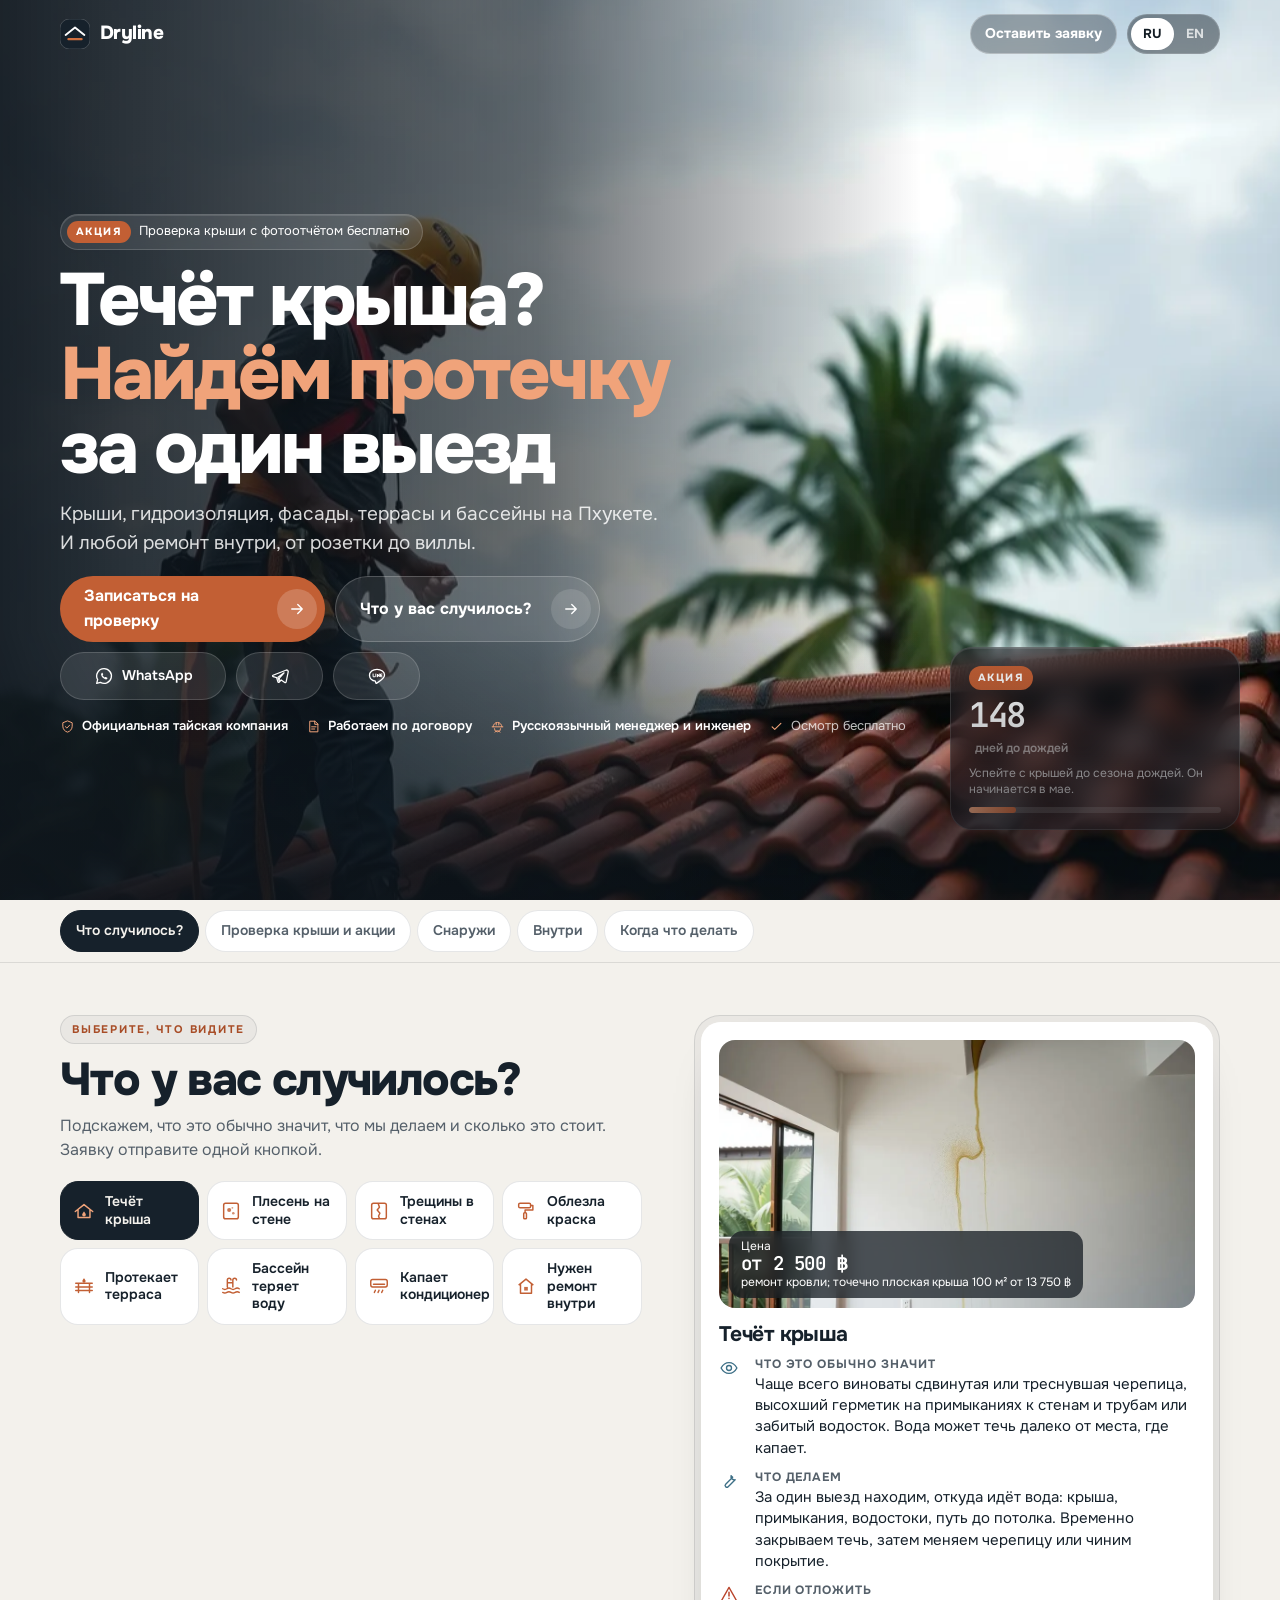
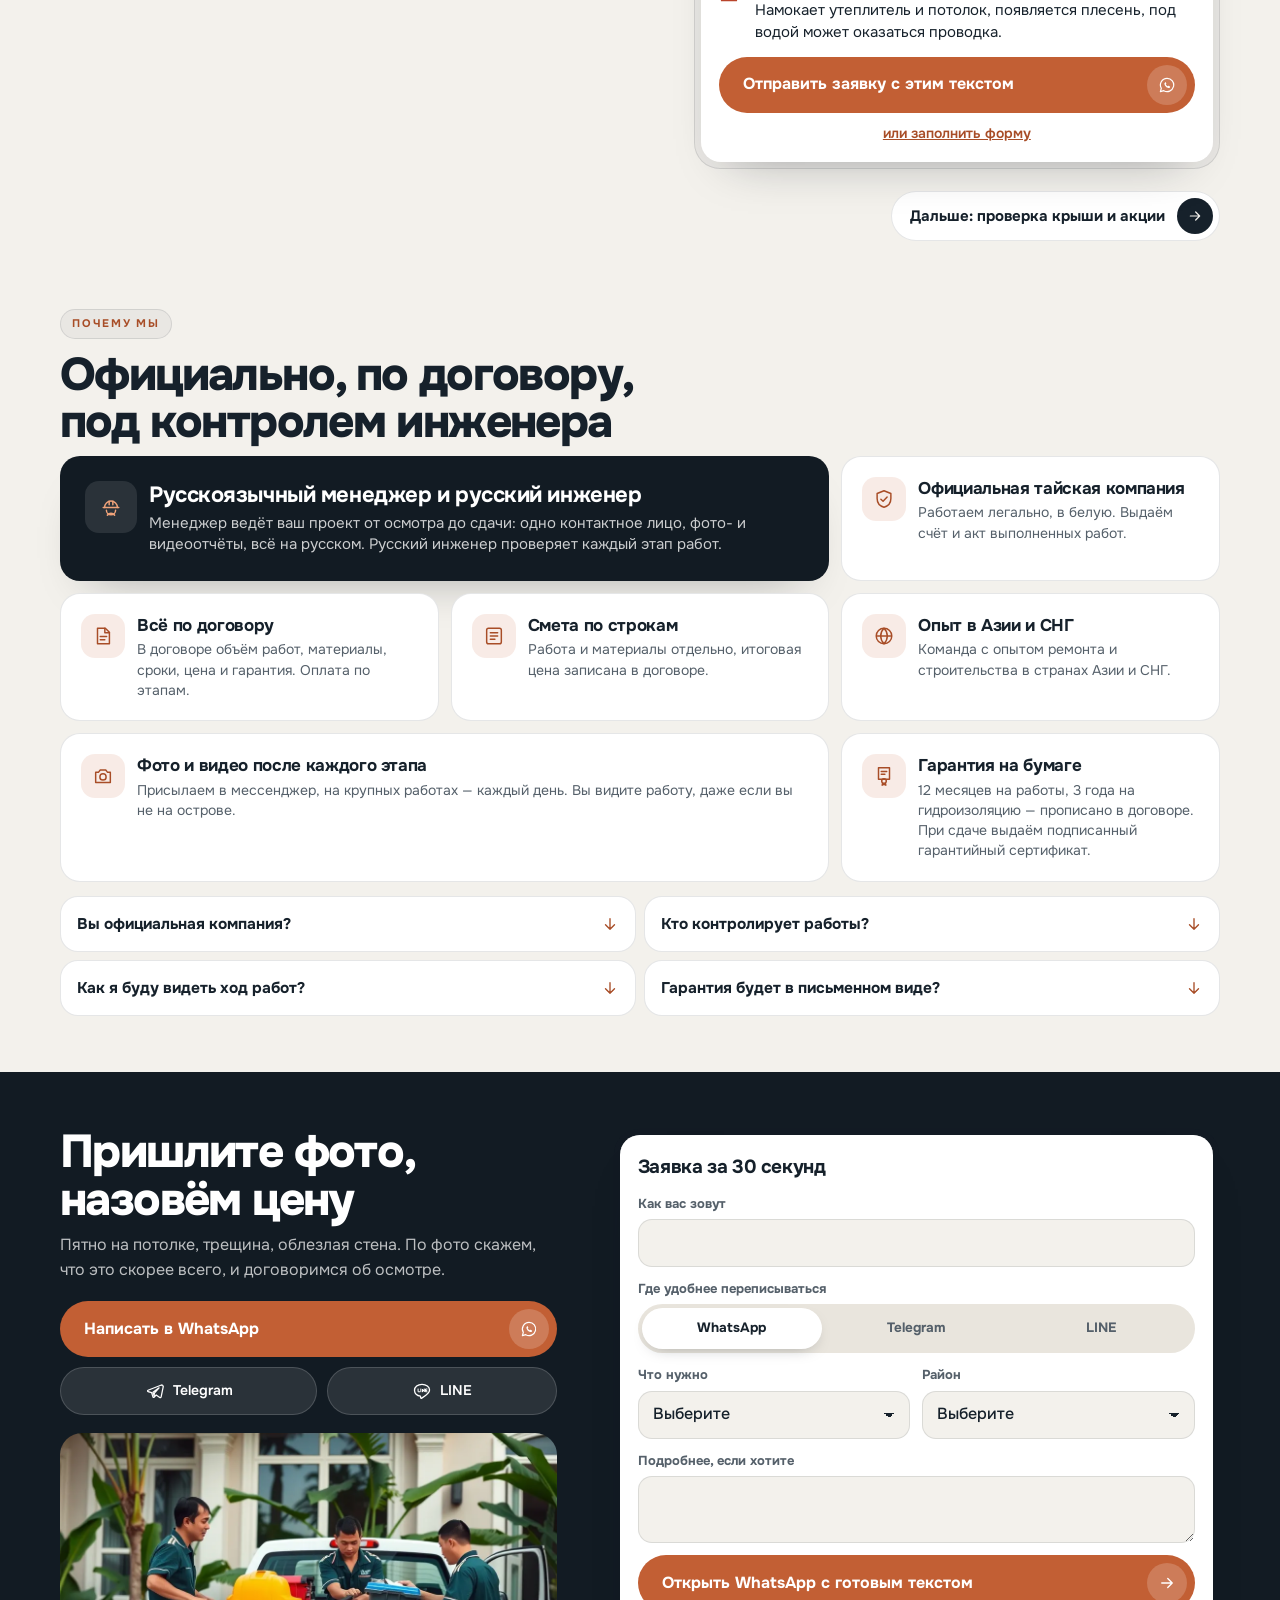
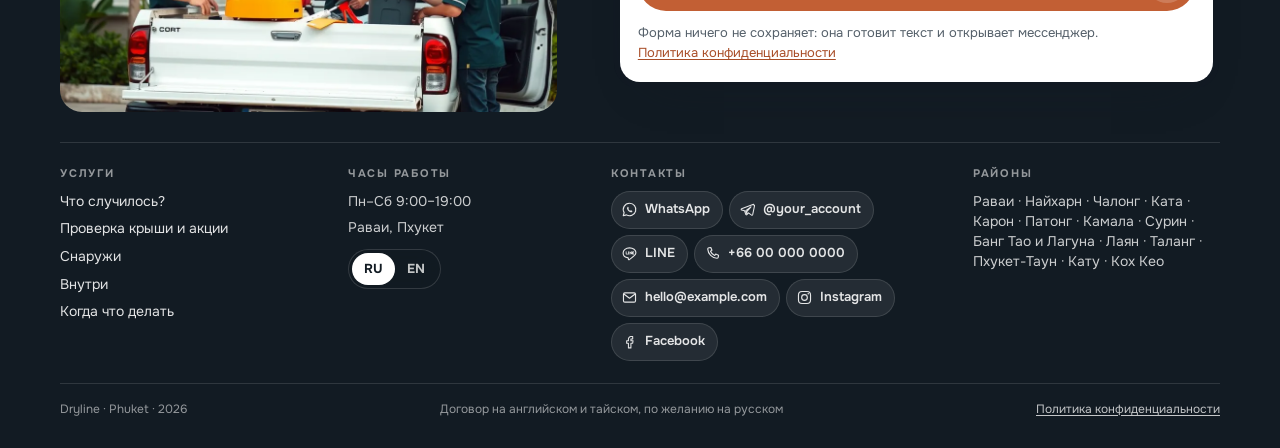
<file: razbor/c/index.html>
<!doctype html>
<!-- Контакты — здесь: объект CONFIG в самом начале <script> внизу файла (WhatsApp, Telegram, LINE, почта, телефон, соцсети, район, часы).
     Все ссылки на контакты, форма заявки и разметка для поиска берут данные оттуда. Менять только там. -->
<html lang="ru">
<head>
<meta charset="utf-8">
<meta name="viewport" content="width=device-width, initial-scale=1, viewport-fit=cover">
<title>Dryline</title>
<meta name="description" content="Крыши, протечки, гидроизоляция, фасады, террасы и бассейны на Пхукете, и любой ремонт внутри. Бесплатная проверка крыши с фотоотчётом.">
<meta name="robots" content="noindex, nofollow">
<meta name="theme-color" content="#16212b">
<meta property="og:type" content="website">
<meta property="og:site_name" content="Dryline">
<meta property="og:title" content="Dryline: течёт крыша? Найдём протечку за один выезд">
<meta property="og:description" content="Крыши, гидроизоляция, фасады, террасы и бассейны на Пхукете. Бесплатная проверка крыши с фотоотчётом о состоянии.">
<meta property="og:image" content="img/x-roof-repair.webp">
<meta property="og:locale" content="ru_RU">
<meta property="og:locale:alternate" content="en_US">
<meta name="twitter:card" content="summary_large_image">
<link rel="icon" type="image/svg+xml" href="data:image/svg+xml,%3Csvg xmlns='http://www.w3.org/2000/svg' viewBox='0 0 32 32'%3E%3Crect width='32' height='32' rx='10' fill='%2316212b'/%3E%3Cpath d='M6 17L16 9l10 8' fill='none' stroke='%23fff' stroke-width='2' stroke-linecap='round' stroke-linejoin='round'/%3E%3Cpath d='M9 21.5h14' stroke='%23d0703f' stroke-width='2.4' stroke-linecap='round'/%3E%3C/svg%3E">
<script type="application/ld+json" id="ldjson">
{"@context":"https://schema.org","@type":"RoofingContractor","name":"Dryline",
"description":"Roof leak detection and repair, waterproofing, facades, terraces and pools in Phuket, plus all interior renovation work.",
"image":"img/x-roof-repair.webp",
"areaServed":{"@type":"AdministrativeArea","name":"Phuket, Thailand"},
"address":{"@type":"PostalAddress","addressLocality":"Rawai","addressRegion":"Phuket","addressCountry":"TH"},
"priceRange":"350–2,500,000+ THB","currenciesAccepted":"THB",
"makesOffer":[
{"@type":"Offer","name":"Roof condition check with photo report","price":0,"priceCurrency":"THB"},
{"@type":"Offer","name":"Roof repair","priceSpecification":{"@type":"PriceSpecification","minPrice":2500,"priceCurrency":"THB"}},
{"@type":"Offer","name":"Waterproofing, per m²","priceSpecification":{"@type":"UnitPriceSpecification","minPrice":250,"maxPrice":350,"priceCurrency":"THB","unitText":"m²"}},
{"@type":"Offer","name":"Turnkey bathroom renovation","priceSpecification":{"@type":"PriceSpecification","minPrice":80000,"priceCurrency":"THB"}},
{"@type":"Offer","name":"Air-con cleaning, per unit","priceSpecification":{"@type":"PriceSpecification","minPrice":350,"maxPrice":800,"priceCurrency":"THB"}}
]}
</script>
<link rel="preconnect" href="https://fonts.googleapis.com">
<link rel="preconnect" href="https://fonts.gstatic.com" crossorigin>
<link href="https://fonts.googleapis.com/css2?family=Onest:wght@400;500;600;700;800&family=JetBrains+Mono:wght@500;600&display=swap" rel="stylesheet">
<style>
:root{
  --bg:#f3f1ec;
  --surface:#ffffff;
  --surface-2:#e9e5dd;
  --ink:#16212b;
  --ink-2:#55606a;
  --line:rgba(22,33,43,.11);
  --tile:#c25f34;
  --tile-2:#a84d27;
  --tile-soft:color-mix(in srgb,#c25f34 12%,transparent);
  --on-tile:#fff;
  --sky:#3d6f86;
  --night:#121b23;
  --shell:rgba(22,33,43,.045);
  --shadow:0 24px 48px -30px rgba(18,27,35,.38);
  --ok:#2f7a55;--warn:#b7791f;--bad:#b9442b;
  --ease:cubic-bezier(.32,.72,0,1);
  --r:26px;
  --gut:16px;
  color-scheme:light;
}
@media (prefers-color-scheme: dark){
  :root:not([data-theme="light"]){
    --bg:#0f161d;--surface:#17212a;--surface-2:#1f2b35;--ink:#e9ecee;--ink-2:#a2adb6;
    --line:rgba(233,236,238,.10);--tile:#e07f50;--tile-2:#ec956a;--on-tile:#1a0d06;--shell:rgba(233,236,238,.04);
    --sky:#7fb0c6;--shadow:0 24px 48px -28px rgba(0,0,0,.6);--ok:#5fbf8c;--warn:#e0a84c;--bad:#ec7a5f;color-scheme:dark;
  }
}
:root[data-theme="dark"]{
  --bg:#0f161d;--surface:#17212a;--surface-2:#1f2b35;--ink:#e9ecee;--ink-2:#a2adb6;
  --line:rgba(233,236,238,.10);--tile:#e07f50;--tile-2:#ec956a;--on-tile:#1a0d06;--shell:rgba(233,236,238,.04);
  --sky:#7fb0c6;--shadow:0 24px 48px -28px rgba(0,0,0,.6);--ok:#5fbf8c;--warn:#e0a84c;--bad:#ec7a5f;color-scheme:dark;
}
*,*::before,*::after{box-sizing:border-box}
html{-webkit-text-size-adjust:100%;scroll-behavior:smooth}
body{margin:0;background:var(--bg);color:var(--ink);font:400 16px/1.55 Onest,system-ui,sans-serif;overflow-x:hidden}
img{display:block;max-width:100%}
a{color:inherit}
button{font:inherit;color:inherit;cursor:pointer}
.mono{font-family:"JetBrains Mono",ui-monospace,monospace;font-feature-settings:"tnum"}
.wrap{width:100%;max-width:1240px;margin:0 auto;padding:0 var(--gut)}
.sr{position:absolute;width:1px;height:1px;overflow:hidden;clip:rect(0 0 0 0)}
:focus-visible{outline:2px solid var(--tile);outline-offset:3px;border-radius:8px}

/* header */
.top{position:absolute;inset:0 0 auto 0;z-index:20;padding:14px 0}
.top-in{max-width:1240px;margin:0 auto;padding:0 var(--gut);display:flex;align-items:center;justify-content:space-between;gap:12px}
.brand{display:flex;align-items:center;gap:10px;color:#fff;text-decoration:none;font-weight:800;font-size:19px;letter-spacing:-.03em}
.brand svg{width:30px;height:30px}
.lang{display:flex;padding:3px;border-radius:999px;background:rgba(18,27,35,.45);border:1px solid rgba(255,255,255,.14);backdrop-filter:blur(10px);-webkit-backdrop-filter:blur(10px)}
.lang button{border:0;background:transparent;color:rgba(255,255,255,.75);font-size:13px;font-weight:700;padding:6px 12px;border-radius:999px;transition:background .4s var(--ease),color .4s var(--ease)}
.lang button[aria-pressed="true"]{background:#fff;color:var(--night)}
.top-r{display:flex;align-items:center;gap:10px}
.hdr-cta{display:none;color:#fff;text-decoration:none;font-size:14px;font-weight:700;padding:8px 14px;border-radius:999px;border:1px solid rgba(255,255,255,.3);background:rgba(18,27,35,.35);backdrop-filter:blur(10px);-webkit-backdrop-filter:blur(10px)}
.hdr-cta:hover{background:rgba(255,255,255,.14)}

/* hero */
.hero{position:relative;min-height:100dvh;max-height:1000px;display:flex;align-items:flex-end;color:#fff;background:var(--night);overflow:hidden}
@supports not (height:100dvh){.hero{min-height:100vh}}
.hero-img{position:absolute;inset:0;width:100%;height:100%;object-fit:cover;object-position:28% 40%;transform:scale(1.04);animation:drift 18s var(--ease) both}
@keyframes drift{from{transform:scale(1.12)}to{transform:scale(1.02)}}
.hero::after{content:"";position:absolute;inset:0;background:
  linear-gradient(180deg,rgba(14,21,28,.55) 0%,rgba(14,21,28,0) 22%),
  linear-gradient(0deg,rgba(14,21,28,.97) 10%,rgba(14,21,28,.62) 50%,rgba(14,21,28,0) 74%)}
.hero-in{position:relative;z-index:2;width:100%;max-width:1240px;margin:0 auto;padding:96px var(--gut) 26px}
.promo-pill{display:inline-flex;align-items:center;gap:8px;padding:6px 12px 6px 6px;border-radius:999px;background:rgba(255,255,255,.10);border:1px solid rgba(255,255,255,.16);box-shadow:inset 0 1px 0 rgba(255,255,255,.12);backdrop-filter:blur(12px);-webkit-backdrop-filter:blur(12px);font-size:13px;line-height:1.3;margin-bottom:14px}
.badge{display:inline-block;font-size:10.5px;letter-spacing:.14em;text-transform:uppercase;font-weight:800;padding:4px 9px;border-radius:999px;background:var(--tile);color:var(--on-tile);white-space:nowrap}
h1{font-weight:800;font-size:clamp(34px,9.6vw,74px);line-height:1;letter-spacing:-.04em;margin:0 0 14px;max-width:14ch;text-wrap:balance}
h1 em{font-style:normal;color:#f0a37a}
.lead{font-size:clamp(16px,4.2vw,19px);color:rgba(255,255,255,.84);margin:0 0 18px;max-width:46ch}
.cta-row{display:grid;grid-template-columns:1fr;gap:10px;max-width:540px}
.btn{display:inline-flex;align-items:center;justify-content:space-between;gap:14px;border:0;border-radius:999px;padding:8px 8px 8px 24px;min-height:56px;font-weight:700;font-size:16px;text-decoration:none;transition:transform .5s var(--ease),background .4s var(--ease)}
.btn:active{transform:scale(.98)}
.btn .ic{width:40px;height:40px;border-radius:50%;display:grid;place-items:center;flex:none;transition:transform .5s var(--ease)}
.btn:hover .ic{transform:translate(2px,-1px) scale(1.05)}
.btn .ic svg{width:18px;height:18px}
.btn-tile{background:var(--tile);color:var(--on-tile);width:100%}
.btn-tile .ic{background:rgba(255,255,255,.18)}
.btn-tile:hover{background:var(--tile-2)}
.btn-ink{background:var(--ink);color:var(--bg)}
.btn-ink .ic{background:color-mix(in srgb,var(--bg) 16%,transparent)}
.btn-ghost{background:rgba(255,255,255,.10);border:1px solid rgba(255,255,255,.2);color:#fff;width:100%}
.btn-ghost .ic{background:rgba(255,255,255,.12)}
.msgr{display:flex;gap:10px;align-items:center}
.msgr a{flex:1 0 auto;min-width:52px;padding:0 14px;display:flex;align-items:center;justify-content:center;gap:8px;min-height:48px;border-radius:999px;text-decoration:none;font-size:14px;font-weight:600;background:rgba(255,255,255,.10);border:1px solid rgba(255,255,255,.16);color:#fff;transition:background .4s var(--ease),transform .5s var(--ease)}
.msgr a:hover{background:rgba(255,255,255,.18)}
.msgr a:active{transform:scale(.97)}
.msgr svg{width:20px;height:20px}
.facts{display:flex;flex-wrap:wrap;gap:6px 18px;margin:16px 0 0;padding:0;list-style:none;font-size:13px;color:rgba(255,255,255,.75)}
.facts li{display:flex;align-items:center;gap:7px}
.facts svg{width:15px;height:15px;color:#f0a37a;flex:none}
.facts li.tr{color:#fff;font-weight:600}

/* why us */
.why{padding:6px 0 34px}
.why h2{max-width:22ch}
.why-grid{display:grid;grid-template-columns:minmax(0,1fr);gap:10px}
.wcard{display:grid;grid-template-columns:44px minmax(0,1fr);gap:12px;align-items:start;padding:16px;border-radius:20px;background:var(--surface);border:1px solid var(--line)}
.wcard .wi{width:44px;height:44px;border-radius:14px;display:grid;place-items:center;background:var(--tile-soft);color:var(--tile-2)}
.wcard .wi svg{width:22px;height:22px}
.wcard h3{margin:1px 0 3px;font-size:17px;letter-spacing:-.02em;line-height:1.25}
.wcard p{margin:0;font-size:14px;color:var(--ink-2);line-height:1.45}
.wcard.hi{background:var(--night);color:#fff;border-color:transparent;box-shadow:var(--shadow)}
.wcard.hi .wi{background:rgba(255,255,255,.1);color:#f0a37a}
.wcard.hi p{color:rgba(255,255,255,.78)}
/* phone: small cards as compact 2x2 tiles, details live in the FAQ below */
@media (max-width:719px){
  .why{padding:4px 0 28px}
  .why-grid{grid-template-columns:repeat(2,minmax(0,1fr));gap:8px}
  .wcard.hi{grid-column:1/-1}
  .wcard:not(.hi){grid-template-columns:30px minmax(0,1fr);gap:8px;align-items:center;padding:11px 10px;border-radius:16px}
  .wcard:not(.hi) .wi{width:30px;height:30px;border-radius:10px}
  .wcard:not(.hi) .wi svg{width:17px;height:17px}
  .wcard:not(.hi) h3{font-size:13.5px;margin:0;line-height:1.25;letter-spacing:-.01em}
  .wcard:not(.hi) p{display:none}
  .wfaq summary{min-height:50px;font-size:15px}
}
.wfaq{display:grid;grid-template-columns:minmax(0,1fr);gap:8px;margin-top:14px;align-items:start}
.wfaq details{border:1px solid var(--line);border-radius:18px;background:var(--surface);padding:0 16px}
.wfaq summary{list-style:none;cursor:pointer;display:flex;justify-content:space-between;align-items:center;gap:12px;min-height:54px;font-weight:700;font-size:15.5px;line-height:1.3}
.wfaq summary::-webkit-details-marker{display:none}
.wfaq summary svg{width:18px;height:18px;flex:none;color:var(--tile-2);transform:rotate(90deg);transition:transform .4s var(--ease)}
.wfaq details[open] summary svg{transform:rotate(-90deg)}
.wfaq details p{margin:0 0 14px;font-size:14.5px;color:var(--ink-2)}
/* rain countdown card */
.rain-card{display:none}
.cd-bar{height:6px;border-radius:999px;background:rgba(255,255,255,.14);overflow:hidden;margin-top:10px}
.cd-bar i{display:block;height:100%;width:0;background:linear-gradient(90deg,#f0a37a,var(--tile));border-radius:999px;transition:width 1.6s var(--ease)}

/* tabs */
.tabs{position:sticky;top:0;z-index:15;background:color-mix(in srgb,var(--bg) 88%,transparent);backdrop-filter:blur(14px);-webkit-backdrop-filter:blur(14px);border-bottom:1px solid var(--line)}
.tabs-in{display:flex;gap:6px;overflow-x:auto;scrollbar-width:none;padding:10px var(--gut);max-width:1240px;margin:0 auto;scroll-snap-type:x proximity}
.tabs-in::-webkit-scrollbar{display:none}
.tab{flex:none;scroll-snap-align:start;text-decoration:none;font-size:14px;font-weight:600;padding:9px 15px;border-radius:999px;color:var(--ink-2);border:1px solid var(--line);background:var(--surface);transition:background .4s var(--ease),color .4s var(--ease),border-color .4s var(--ease);white-space:nowrap}
.tab[aria-selected="true"]{background:var(--ink);color:var(--bg);border-color:var(--ink)}

/* panels */
.panel{padding:28px 0 32px}
.panel[hidden]{display:none}
.panel.in .anim{animation:rise .7s var(--ease) both}
.panel.in .anim:nth-child(2){animation-delay:.07s}
.panel.in .anim:nth-child(3){animation-delay:.14s}
@keyframes rise{from{opacity:0;transform:translateY(14px)}to{opacity:1;transform:none}}
.eyebrow{display:inline-flex;align-items:center;gap:8px;font-size:11px;letter-spacing:.16em;text-transform:uppercase;font-weight:700;color:var(--tile-2);padding:5px 11px;border-radius:999px;background:var(--shell);border:1px solid var(--line);margin-bottom:12px}
h2{font-size:clamp(28px,7vw,46px);line-height:1.04;letter-spacing:-.035em;margin:0 0 10px;font-weight:800;max-width:18ch;text-wrap:balance}
.sub{color:var(--ink-2);margin:0 0 18px;max-width:58ch}
.split{display:grid;grid-template-columns:minmax(0,1fr);gap:20px;align-items:start}
.split>*{min-width:0}
.bezel{padding:6px;border-radius:var(--r);background:var(--shell);border:1px solid var(--line)}
.core{border-radius:calc(var(--r) - 6px);background:var(--surface);box-shadow:inset 0 1px 0 rgba(255,255,255,.5),var(--shadow);padding:18px}
.note{font-size:13px;color:var(--ink-2)}
.next{margin-top:22px;display:flex;justify-content:flex-end}
.next a{display:inline-flex;align-items:center;gap:12px;text-decoration:none;font-weight:700;font-size:15px;padding:6px 6px 6px 18px;border-radius:999px;border:1px solid var(--line);background:var(--surface);transition:transform .5s var(--ease)}
.next a:active{transform:scale(.98)}
.next a span.ic{width:36px;height:36px;border-radius:50%;background:var(--ink);color:var(--bg);display:grid;place-items:center;transition:transform .5s var(--ease)}
.next a:hover span.ic{transform:translateX(3px)}
.next svg{width:16px;height:16px}

/* problem picker */
.pgrid{display:grid;grid-template-columns:1fr 1fr;gap:8px;margin:0 0 16px}
.pbtn{display:flex;align-items:center;gap:10px;text-align:left;border:1px solid var(--line);background:var(--surface);border-radius:18px;padding:11px 12px;font-weight:600;font-size:14px;line-height:1.25;min-height:58px;transition:background .4s var(--ease),color .4s var(--ease),border-color .4s var(--ease),transform .4s var(--ease)}
.pbtn:active{transform:scale(.97)}
.pbtn svg{width:22px;height:22px;flex:none;color:var(--tile)}
.pbtn[aria-checked="true"]{background:var(--ink);color:var(--bg);border-color:var(--ink)}
.pbtn[aria-checked="true"] svg{color:#f0a37a}
.pres .pimg{position:relative;border-radius:calc(var(--r) - 10px);overflow:hidden;aspect-ratio:16/9;background:var(--night);margin-bottom:14px}
.pres .pimg img{width:100%;height:100%;object-fit:cover;transition:opacity .45s var(--ease),transform .9s var(--ease)}
.pres .pimg img.fade{opacity:0;transform:scale(1.04)}
.pres .pimg .from{position:absolute;left:10px;bottom:10px;padding:8px 12px;border-radius:14px;background:rgba(14,21,28,.72);backdrop-filter:blur(8px);-webkit-backdrop-filter:blur(8px);color:#fff;font-size:12px;line-height:1.2}
.pres .pimg .from b{display:block;font:600 19px/1.15 "JetBrains Mono",monospace;letter-spacing:-.02em}
.pres h3{margin:0 0 10px;font-size:21px;letter-spacing:-.025em;line-height:1.15}
.pdl{display:grid;gap:10px;margin:0 0 14px}
.pdl div{display:grid;grid-template-columns:26px 1fr;gap:10px;font-size:15px;line-height:1.42}
.pdl svg{width:20px;height:20px;margin-top:2px;color:var(--sky)}
.pdl div.risk svg{color:var(--bad)}
.pdl b{display:block;font-size:12px;letter-spacing:.08em;text-transform:uppercase;color:var(--ink-2);font-weight:700;margin-bottom:1px}
.swap{transition:opacity .3s var(--ease),transform .3s var(--ease)}
.swap.out{opacity:0;transform:translateY(6px)}
.alt{display:block;text-align:center;margin-top:10px;font-size:14px;font-weight:600;color:var(--tile-2)}

/* promos */
.promos{display:grid;grid-template-columns:minmax(0,1fr);gap:10px}
.promo{position:relative;padding:16px;border-radius:20px;background:var(--surface);border:1px solid var(--line);overflow:hidden}
.promo h3{margin:8px 0 4px;font-size:18px;letter-spacing:-.02em;line-height:1.2}
.promo p{margin:0;font-size:14px;color:var(--ink-2)}
.promo.dark{background:var(--night);color:#fff;border-color:transparent}
.promo.dark p{color:rgba(255,255,255,.75)}
.promo.dark img{position:absolute;inset:0;width:100%;height:100%;object-fit:cover;opacity:.32}
.promo.dark>*{position:relative}
.big-num{font:600 34px/1 "JetBrains Mono",monospace;letter-spacing:-.04em;margin-top:8px}
.big-num small{font:600 14px Onest,sans-serif;letter-spacing:0;opacity:.75;margin-left:6px}
/* report sample */
.rep-h{display:flex;justify-content:space-between;align-items:flex-start;gap:10px;margin-bottom:10px}
.rep-h b{font-size:17px;letter-spacing:-.02em;display:block}
.rep-h small{color:var(--ink-2);font-size:13px}
.tag-ex{font-size:10.5px;letter-spacing:.14em;text-transform:uppercase;font-weight:800;padding:4px 9px;border-radius:999px;border:1px dashed var(--ink-2);color:var(--ink-2);white-space:nowrap}
.rrows{display:grid;gap:0}
.rrow{display:grid;grid-template-columns:1fr auto;gap:4px 10px;padding:9px 0;border-top:1px solid var(--line);font-size:14px;line-height:1.35}
.rrow span.d{grid-column:1/-1;color:var(--ink-2);font-size:13px}
.st{font-size:11.5px;font-weight:700;padding:3px 8px;border-radius:999px;white-space:nowrap;align-self:start}
.st.ok{background:color-mix(in srgb,var(--ok) 15%,transparent);color:var(--ok)}
.st.wt{background:color-mix(in srgb,var(--warn) 17%,transparent);color:var(--warn)}
.st.fx{background:color-mix(in srgb,var(--bad) 14%,transparent);color:var(--bad)}
.rep-sum{display:flex;justify-content:space-between;align-items:baseline;gap:10px;margin-top:6px;padding-top:10px;border-top:1px solid var(--line);font-size:14px}
.rep-sum .mono{font-size:18px;font-weight:600}
.steps{list-style:none;margin:0;padding:0;display:grid;gap:12px;counter-reset:s}
.steps li{display:grid;grid-template-columns:34px 1fr;gap:12px;align-items:start;font-size:15px}
.steps li::before{counter-increment:s;content:counter(s);width:34px;height:34px;border-radius:50%;display:grid;place-items:center;font:600 13px "JetBrains Mono",monospace;background:var(--surface-2);color:var(--tile-2)}
.steps b{display:block}
.steps span{color:var(--ink-2);font-size:14px}

/* catalog */
.media{border-radius:var(--r);overflow:hidden;position:relative;aspect-ratio:16/9;background:var(--night);margin:0}
.media img{width:100%;height:100%;object-fit:cover}
.media figcaption{position:absolute;left:12px;bottom:12px;color:#fff;font-size:13px;font-weight:600;padding:8px 12px;border-radius:12px;background:rgba(14,21,28,.6);backdrop-filter:blur(8px);-webkit-backdrop-filter:blur(8px);max-width:calc(100% - 24px)}
.cat{list-style:none;margin:0;padding:0;border-top:1px solid var(--line)}
.cat li{display:grid;grid-template-columns:minmax(0,1fr) auto;gap:2px 12px;padding:12px 0;border-bottom:1px solid var(--line)}
.cat .n{font-weight:700;font-size:15.5px;line-height:1.3}
.cat .n i{font-style:normal;font:500 11px "JetBrains Mono",monospace;color:var(--ink-2);margin-right:6px}
.cat .w{grid-column:1;color:var(--ink-2);font-size:13.5px;line-height:1.4}
.cat .p{grid-row:1/span 2;grid-column:2;text-align:right;display:flex;flex-direction:column;align-items:flex-end;gap:6px}
.cat .p .mono{font-size:14px;font-weight:600;white-space:nowrap}
.cat .p .q{font-size:13px;color:var(--ink-2);white-space:nowrap}
.ask{font-size:12.5px;font-weight:700;text-decoration:none;padding:5px 10px;border-radius:999px;border:1px solid var(--line);background:var(--surface);white-space:nowrap;transition:background .3s var(--ease)}
.ask:hover{background:var(--tile-soft)}
.cat-note{margin:12px 0 0}

/* seasons */
.months{display:grid;grid-auto-flow:column;grid-auto-columns:64px;gap:6px;overflow-x:auto;scrollbar-width:none;margin:0 calc(var(--gut)*-1);padding:2px var(--gut) 8px;scroll-snap-type:x proximity}
.months::-webkit-scrollbar{display:none}
.mo{scroll-snap-align:start;border:1px solid var(--line);border-radius:16px;padding:10px 4px 8px;background:var(--surface);display:flex;flex-direction:column;align-items:center;gap:8px;font-weight:700;font-size:13px;transition:transform .45s var(--ease),background .4s var(--ease),color .4s var(--ease)}
.mo:active{transform:scale(.96)}
.mo i{width:100%;max-width:40px;height:6px;border-radius:999px;background:#e2b04e}
.mo.rain i{background:var(--sky)}
.mo.prep i{background:linear-gradient(90deg,#e2b04e,var(--tile))}
.mo[aria-pressed="true"]{background:var(--ink);color:var(--bg);border-color:var(--ink)}
.legend{display:flex;flex-wrap:wrap;gap:6px 16px;font-size:12px;color:var(--ink-2);margin:4px 0 12px}
.legend span{display:inline-flex;align-items:center;gap:6px}
.legend i{width:16px;height:6px;border-radius:999px;background:#e2b04e}
.legend i.r{background:var(--sky)}
.legend i.p{background:linear-gradient(90deg,#e2b04e,var(--tile))}
.mdetail h3{margin:0 0 4px;font-size:20px;letter-spacing:-.02em}
.mdetail .tagl{font-size:13px;color:var(--ink-2);margin:0 0 10px}
.incl{list-style:none;margin:0;padding:0;display:grid;gap:9px}
.incl li{display:grid;grid-template-columns:22px 1fr;gap:10px;font-size:15px;line-height:1.4}
.incl svg{width:20px;height:20px;color:var(--tile);margin-top:1px}
.tip-card{padding:18px;border-radius:var(--r);background:var(--night);color:#fff;position:relative;overflow:hidden}
.tip-card img{position:absolute;inset:0;width:100%;height:100%;object-fit:cover;opacity:.38}
.tip-card>*{position:relative}
.tip-card h3{margin:8px 0 6px;font-size:21px;letter-spacing:-.02em;line-height:1.2}
.tip-card p{margin:0 0 14px;color:rgba(255,255,255,.8);font-size:14px}

/* contact */
.contact{background:var(--night);color:#fff;padding:34px 0 26px}
.contact h2{color:#fff;max-width:20ch}
.contact .sub{color:rgba(255,255,255,.72)}
.foot{display:flex;flex-wrap:wrap;justify-content:space-between;align-items:center;gap:8px 16px;margin-top:22px;padding-top:16px;border-top:1px solid rgba(255,255,255,.12);font-size:12px;color:rgba(255,255,255,.55)}
#contact,#lead{scroll-margin-top:64px}
.ct-grid{display:grid;grid-template-columns:minmax(0,1fr);gap:18px;align-items:start}
.ct-quick{display:grid;gap:10px}

/* lead form */
.lf{color:var(--ink);display:grid;gap:12px}
.lf h3{margin:0;font-size:19px;letter-spacing:-.02em}
.fld{display:grid;gap:5px;margin:0;padding:0;border:0;min-width:0}
.fld>label,.fld legend{font-size:13px;font-weight:700;color:var(--ink-2);padding:0}
.fld legend{margin-bottom:5px}
.lf input[type=text],.lf select,.lf textarea{width:100%;font:500 16px/1.3 Onest,system-ui,sans-serif;color:var(--ink);background:var(--bg);border:1px solid var(--line);border-radius:14px;padding:12px 14px;min-height:48px;transition:border-color .3s var(--ease),box-shadow .3s var(--ease)}
.lf textarea{resize:vertical;min-height:48px}
.lf select{appearance:none;-webkit-appearance:none;background-image:linear-gradient(45deg,transparent 50%,currentColor 50%),linear-gradient(135deg,currentColor 50%,transparent 50%);background-position:calc(100% - 20px) 21px,calc(100% - 15px) 21px;background-size:5px 5px;background-repeat:no-repeat;padding-right:34px}
.lf input:focus,.lf select:focus,.lf textarea:focus{outline:none;border-color:var(--sky);box-shadow:0 0 0 3px color-mix(in srgb,var(--sky) 22%,transparent)}
.lf [aria-invalid="true"]{border-color:#c2410c;box-shadow:0 0 0 3px rgba(194,65,12,.15)}
.err{margin:0;font-size:13px;font-weight:600;color:#c2410c}
.err[hidden],.ferr[hidden]{display:none}
.ferr{margin:0;padding:10px 12px;border-radius:12px;background:rgba(194,65,12,.1);color:#c2410c;font-size:14px;font-weight:600}
.row2{display:grid;grid-template-columns:minmax(0,1fr);gap:12px}
.chs{display:grid;grid-template-columns:repeat(3,1fr);gap:4px;padding:4px;border-radius:999px;background:var(--surface-2)}
.chs label{position:relative;display:block;cursor:pointer}
.chs input{position:absolute;opacity:0;inset:0;margin:0;cursor:pointer}
.chs span{display:block;text-align:center;padding:10px 2px;border-radius:999px;font-weight:700;font-size:13.5px;color:var(--ink-2);transition:background .4s var(--ease),color .4s var(--ease)}
.chs input:checked+span{background:var(--surface);color:var(--ink);box-shadow:0 6px 16px -8px rgba(18,27,35,.35)}
.chs input:focus-visible+span{outline:2px solid var(--tile);outline-offset:2px}
.lf .btn{width:100%}
.fstat{margin:0;font-size:14px;color:var(--ink)}
.fstat:empty{display:none}
.fstat a{font-weight:700;color:var(--tile-2)}
.fcopy{width:100%;font:500 13px/1.4 Onest,sans-serif;color:var(--ink);background:var(--bg);border:1px dashed var(--line);border-radius:12px;padding:10px;margin-top:6px;resize:none}
.linkbtn{border:0;background:none;padding:0;font:inherit;color:inherit;text-decoration:underline;text-underline-offset:2px;cursor:pointer}
.lf .note .linkbtn{color:var(--tile-2)}

/* site footer */
.fgrid{display:grid;grid-template-columns:1fr 1fr;gap:20px 16px;margin-top:30px;padding-top:22px;border-top:1px solid rgba(255,255,255,.12);font-size:14px}
.fgrid h3{margin:0 0 8px;font-size:11px;letter-spacing:.16em;text-transform:uppercase;color:rgba(255,255,255,.55);font-weight:700}
.fgrid ul{list-style:none;margin:0;padding:0;display:grid;gap:6px}
.fgrid a{color:rgba(255,255,255,.88);text-decoration:none}
.fgrid a:hover{color:#fff;text-decoration:underline;text-underline-offset:3px}
.fgrid p{margin:0 0 6px;color:rgba(255,255,255,.78);line-height:1.45}
.fcol-ct{grid-column:1/-1}
.cts{display:flex;flex-wrap:wrap;gap:6px}
.cts a{display:inline-flex;align-items:center;gap:7px;padding:7px 12px 7px 9px;border-radius:999px;background:rgba(255,255,255,.08);border:1px solid rgba(255,255,255,.12);font-size:13px;font-weight:600;min-height:38px}
.cts a:hover{text-decoration:none;background:rgba(255,255,255,.16)}
.cts svg{width:17px;height:17px;flex:none}
.lang.lang-foot{display:inline-flex;margin-top:6px}
.foot .linkbtn{color:rgba(255,255,255,.75);font-size:12px}

/* privacy dialog */
.pv{border:0;padding:0;border-radius:24px;max-width:min(560px,calc(100vw - 32px));max-height:calc(100dvh - 48px);background:var(--surface);color:var(--ink);box-shadow:0 40px 80px -30px rgba(0,0,0,.6)}
.pv::backdrop{background:rgba(8,12,16,.6);backdrop-filter:blur(4px)}
.pv-in{padding:22px 20px 20px;overflow:auto;max-height:calc(100dvh - 48px)}
.pv h3{margin:0 40px 10px 0;font-size:20px;letter-spacing:-.02em}
.pv p{margin:0 0 10px;font-size:14.5px;color:var(--ink-2)}
.pv p b{color:var(--ink)}
.pv-x{position:absolute;top:12px;right:12px;width:40px;height:40px;border-radius:50%;border:1px solid var(--line);background:var(--surface);display:grid;place-items:center;color:var(--ink)}
.pv-x svg{width:16px;height:16px}

.fab{position:fixed;z-index:40;right:max(16px,env(safe-area-inset-right));bottom:calc(16px + env(safe-area-inset-bottom));display:inline-flex;align-items:center;gap:8px;height:52px;padding:0 18px 0 8px;border-radius:999px;background:var(--tile);color:var(--on-tile);font-weight:700;font-size:15px;text-decoration:none;box-shadow:0 16px 32px -14px rgba(18,27,35,.6);transition:opacity .35s var(--ease),transform .45s var(--ease),visibility 0s linear .45s;opacity:0;visibility:hidden;transform:translateY(16px)}
.fab.on{opacity:1;visibility:visible;transform:none;transition:opacity .35s var(--ease),transform .45s var(--ease),visibility 0s}
.fab .ic{width:38px;height:38px;border-radius:50%;background:rgba(255,255,255,.18);display:grid;place-items:center}
.fab svg{width:19px;height:19px}

@media (min-width:720px){
  :root{--gut:28px}
  .cta-row{grid-template-columns:minmax(0,1fr) minmax(0,1fr)}
  .cta-row .msgr{grid-column:1/-1;max-width:360px}
  .pgrid{grid-template-columns:repeat(4,minmax(0,1fr))}
  .row2{grid-template-columns:1fr 1fr}
  .hdr-cta{display:inline-flex}
  .fgrid{grid-template-columns:1.1fr 1fr 1.4fr 1fr}
  .fcol-ct{grid-column:auto}
  .promos{grid-template-columns:1.3fr 1fr}
  .promos .promo.dark{grid-row:span 2}
  .why-grid{grid-template-columns:repeat(2,minmax(0,1fr))}
  .wcard.hi{grid-column:span 2}
  .wfaq{grid-template-columns:repeat(2,minmax(0,1fr))}
}
@media (min-width:980px){
  :root{--gut:40px}
  .hero{align-items:center}
  .hero-in{padding:120px var(--gut) 70px}
  .hero::after{background:linear-gradient(90deg,rgba(14,21,28,.93) 0%,rgba(14,21,28,.62) 42%,rgba(14,21,28,0) 72%),linear-gradient(0deg,rgba(14,21,28,.6),rgba(14,21,28,0) 30%)}
  .hero-img{object-position:60% 40%}
  .rain-card{display:block;position:absolute;right:var(--gut);bottom:70px;width:290px;padding:16px 18px;border-radius:22px;background:rgba(14,21,28,.5);border:1px solid rgba(255,255,255,.14);box-shadow:inset 0 1px 0 rgba(255,255,255,.1);backdrop-filter:blur(14px);-webkit-backdrop-filter:blur(14px)}
  .rain-card small{display:block;font-size:12px;color:rgba(255,255,255,.7);margin-top:8px;line-height:1.35}
  .panel{padding:52px 0 56px}
  .split{grid-template-columns:minmax(0,1fr) minmax(0,1fr);gap:52px}
  .split.r{grid-template-columns:minmax(0,1.05fr) minmax(0,.95fr)}
  .months{grid-auto-flow:row;grid-template-columns:repeat(12,1fr);grid-auto-columns:auto;margin:0;padding:2px 0 8px;overflow:visible}
  .contact{padding:56px 0 30px}
  .why{padding:12px 0 56px}
  .why-grid{grid-template-columns:repeat(3,minmax(0,1fr));gap:12px}
  .wcard.wide{grid-column:span 2}
  .wcard{padding:20px}
  .wcard.hi{grid-template-columns:52px minmax(0,1fr);padding:24px}
  .wcard.hi .wi{width:52px;height:52px}
  .wcard.hi h3{font-size:22px}
  .wcard.hi p{font-size:15px}
  .ct-grid{grid-template-columns:minmax(0,.9fr) minmax(0,1.1fr);gap:56px}
  .fab{display:none}
  .stick{position:sticky;top:76px}
}
@media (prefers-reduced-motion:reduce){
  *,*::before,*::after{animation:none!important;transition:none!important;scroll-behavior:auto!important}
}
</style>
</head>
<body>

<svg width="0" height="0" style="position:absolute" aria-hidden="true">
  <symbol id="i-arrow" viewBox="0 0 24 24"><path d="M5 12h14M13 6l6 6-6 6" fill="none" stroke="currentColor" stroke-width="1.8" stroke-linecap="round" stroke-linejoin="round"/></symbol>
  <symbol id="i-check" viewBox="0 0 24 24"><path d="M5 12.5l4.2 4L19 7" fill="none" stroke="currentColor" stroke-width="1.8" stroke-linecap="round" stroke-linejoin="round"/></symbol>
  <symbol id="i-roof" viewBox="0 0 24 24"><path d="M2.5 12.5L12 5l9.5 7.5M5.5 10.5V19h13v-8.5" fill="none" stroke="currentColor" stroke-width="1.6" stroke-linecap="round" stroke-linejoin="round"/><path d="M12 12.5s-2 2.3-2 3.6a2 2 0 0 0 4 0c0-1.3-2-3.6-2-3.6z" fill="currentColor"/></symbol>
  <symbol id="i-mold" viewBox="0 0 24 24"><rect x="4" y="3.5" width="16" height="17" rx="2" fill="none" stroke="currentColor" stroke-width="1.6"/><circle cx="10" cy="11" r="2.2" fill="currentColor" opacity=".85"/><circle cx="14.5" cy="14.5" r="1.4" fill="currentColor" opacity=".7"/><circle cx="13.5" cy="8.5" r="1" fill="currentColor" opacity=".6"/></symbol>
  <symbol id="i-crack" viewBox="0 0 24 24"><rect x="4" y="3.5" width="16" height="17" rx="2" fill="none" stroke="currentColor" stroke-width="1.6"/><path d="M11 3.5l1.5 4.5-2.5 3 3 3.5-1.5 3 1 3" fill="none" stroke="currentColor" stroke-width="1.6" stroke-linejoin="round"/></symbol>
  <symbol id="i-roller" viewBox="0 0 24 24"><rect x="4" y="3.5" width="13" height="5" rx="1.5" fill="none" stroke="currentColor" stroke-width="1.6"/><path d="M17 6h2.5v5H11v3" fill="none" stroke="currentColor" stroke-width="1.6" stroke-linejoin="round"/><rect x="9.5" y="14" width="3" height="6.5" rx="1" fill="none" stroke="currentColor" stroke-width="1.6"/></symbol>
  <symbol id="i-deck" viewBox="0 0 24 24"><path d="M3 9h18M3 13h18M3 17h18M6 9v10M18 9v10" fill="none" stroke="currentColor" stroke-width="1.6" stroke-linecap="round"/><path d="M12 3.5s-1.8 2-1.8 3.1a1.8 1.8 0 0 0 3.6 0c0-1.1-1.8-3.1-1.8-3.1z" fill="currentColor"/></symbol>
  <symbol id="i-pool" viewBox="0 0 24 24"><path d="M3 15c1.5 1 3 1 4.5 0s3-1 4.5 0 3 1 4.5 0 3-1 4.5 0M3 19c1.5 1 3 1 4.5 0s3-1 4.5 0 3 1 4.5 0 3-1 4.5 0M8 13V5.5a2 2 0 0 1 4 0M14 13V5.5a2 2 0 0 1 4 0M8 8.5h6" fill="none" stroke="currentColor" stroke-width="1.6" stroke-linecap="round"/></symbol>
  <symbol id="i-house" viewBox="0 0 24 24"><path d="M4 11l8-6.5 8 6.5M6 9.5V20h12V9.5" fill="none" stroke="currentColor" stroke-width="1.6" stroke-linejoin="round"/><rect x="10" y="13" width="4" height="4" fill="currentColor" opacity=".9"/></symbol>
  <symbol id="i-snow" viewBox="0 0 24 24"><rect x="3" y="5" width="18" height="8" rx="2" fill="none" stroke="currentColor" stroke-width="1.6"/><path d="M6 10h12M8 16.5c0 1.2-1 1.5-1 2.5M12 16.5c0 1.2-1 1.5-1 2.5M16 16.5c0 1.2-1 1.5-1 2.5" fill="none" stroke="currentColor" stroke-width="1.6" stroke-linecap="round"/></symbol>
  <symbol id="i-eye" viewBox="0 0 24 24"><path d="M2.5 12s3.5-6.5 9.5-6.5 9.5 6.5 9.5 6.5-3.5 6.5-9.5 6.5S2.5 12 2.5 12z" fill="none" stroke="currentColor" stroke-width="1.6" stroke-linejoin="round"/><circle cx="12" cy="12" r="3" fill="none" stroke="currentColor" stroke-width="1.6"/></symbol>
  <symbol id="i-tool" viewBox="0 0 24 24"><path d="M14.5 5.5a4 4 0 0 0 4.9 4.9L11 18.8a2.1 2.1 0 0 1-3-3l8.4-8.4a4 4 0 0 1-1.9-1.9z" fill="none" stroke="currentColor" stroke-width="1.6" stroke-linejoin="round"/></symbol>
  <symbol id="i-warn" viewBox="0 0 24 24"><path d="M12 4l9 16H3z" fill="none" stroke="currentColor" stroke-width="1.6" stroke-linejoin="round"/><path d="M12 10v4.5M12 17.2v.3" fill="none" stroke="currentColor" stroke-width="1.8" stroke-linecap="round"/></symbol>
  <symbol id="i-clock" viewBox="0 0 24 24"><circle cx="12" cy="12" r="8.5" fill="none" stroke="currentColor" stroke-width="1.6"/><path d="M12 7.5V12l3 2" fill="none" stroke="currentColor" stroke-width="1.6" stroke-linecap="round"/></symbol>
  <symbol id="i-cam" viewBox="0 0 24 24"><path d="M4 8h3l2-2.5h6L17 8h3v11H4z" fill="none" stroke="currentColor" stroke-width="1.6" stroke-linejoin="round"/><circle cx="12" cy="13" r="3.4" fill="none" stroke="currentColor" stroke-width="1.6"/></symbol>
  <symbol id="i-wa" viewBox="0 0 24 24"><path d="M12 3.2a8.8 8.8 0 0 0-7.6 13.2L3.2 20.8l4.5-1.2A8.8 8.8 0 1 0 12 3.2z" fill="none" stroke="currentColor" stroke-width="1.6" stroke-linejoin="round"/><path d="M9.2 8.1c.3-.2.7-.2.9.1l.9 1.6c.1.3 0 .6-.2.8l-.5.5c.5 1.2 1.5 2.2 2.7 2.7l.5-.5c.2-.2.5-.3.8-.2l1.6.9c.3.2.4.6.2.9-.5.9-1.4 1.4-2.4 1.1-2.5-.7-4.4-2.7-5.1-5.1-.3-1 .2-2 1-2.4z" fill="currentColor"/></symbol>
  <symbol id="i-tg" viewBox="0 0 24 24"><path d="M20.5 4.5L3.6 11.1c-.8.3-.7 1.4.1 1.6l4.2 1.2 1.6 5c.2.7 1.1.9 1.6.3l2.3-2.4 4.3 3.1c.6.4 1.4.1 1.6-.6l2.6-12.5c.2-.9-.6-1.6-1.4-1.3zM9.6 13.6l7.3-5.4-5.6 6.4-.4 3z" fill="none" stroke="currentColor" stroke-width="1.5" stroke-linejoin="round"/></symbol>
  <symbol id="i-line" viewBox="0 0 24 24"><path d="M12 4C6.8 4 3 7.2 3 11.2c0 3.5 3 6.4 7.1 7l.4 2.1c.1.5.7.7 1.1.4 2.4-1.6 7.4-4.9 8.7-7.5.5-.9.7-1.8.7-2.8C21 7.2 17.2 4 12 4z" fill="none" stroke="currentColor" stroke-width="1.6" stroke-linejoin="round"/><path d="M7.3 9.6v3.3h1.8M10.6 9.6v3.3M12.6 12.9V9.6l2.2 3.3V9.6M18 9.6h-1.8v3.3H18M16.2 11.25h1.6" fill="none" stroke="currentColor" stroke-width="1.2" stroke-linecap="round" stroke-linejoin="round"/></symbol>
  <symbol id="i-mail" viewBox="0 0 24 24"><rect x="3.5" y="5.5" width="17" height="13" rx="2" fill="none" stroke="currentColor" stroke-width="1.6"/><path d="M4 7l8 6 8-6" fill="none" stroke="currentColor" stroke-width="1.6" stroke-linejoin="round"/></symbol>
  <symbol id="i-phone" viewBox="0 0 24 24"><path d="M7 3.8l2.6-.3 1.6 4-2 1.4a10.5 10.5 0 0 0 5.9 5.9l1.4-2 4 1.6-.3 2.6c-.1 1-1 1.8-2 1.7C11.3 18.2 5.8 12.7 5.3 5.8 5.2 4.8 6 3.9 7 3.8z" fill="none" stroke="currentColor" stroke-width="1.6" stroke-linejoin="round"/></symbol>
  <symbol id="i-ig" viewBox="0 0 24 24"><rect x="3.5" y="3.5" width="17" height="17" rx="5" fill="none" stroke="currentColor" stroke-width="1.6"/><circle cx="12" cy="12" r="4" fill="none" stroke="currentColor" stroke-width="1.6"/><circle cx="17.3" cy="6.7" r="1.1" fill="currentColor"/></symbol>
  <symbol id="i-fb" viewBox="0 0 24 24"><path d="M14 8.5h2.5V5H14a3.5 3.5 0 0 0-3.5 3.5V11H8v3.5h2.5V21H14v-6.5h2.5L17 11h-3V9a.5.5 0 0 1 .5-.5z" fill="none" stroke="currentColor" stroke-width="1.5" stroke-linejoin="round"/></symbol>
  <symbol id="i-shield" viewBox="0 0 24 24"><path d="M12 3l7.5 3v5.5c0 4.6-3.2 8.3-7.5 9.5-4.3-1.2-7.5-4.9-7.5-9.5V6z" fill="none" stroke="currentColor" stroke-width="1.6" stroke-linejoin="round"/><path d="M8.6 12.2l2.4 2.3 4.4-4.6" fill="none" stroke="currentColor" stroke-width="1.6" stroke-linecap="round" stroke-linejoin="round"/></symbol>
  <symbol id="i-doc" viewBox="0 0 24 24"><path d="M6 3.5h8.5L19 8v12.5H6z" fill="none" stroke="currentColor" stroke-width="1.6" stroke-linejoin="round"/><path d="M14 3.5V8.5h5M9 12.5h7M9 16h5" fill="none" stroke="currentColor" stroke-width="1.6" stroke-linecap="round" stroke-linejoin="round"/></symbol>
  <symbol id="i-eng" viewBox="0 0 24 24"><path d="M5 12.5a7 7 0 0 1 14 0" fill="none" stroke="currentColor" stroke-width="1.6" stroke-linecap="round"/><path d="M3.5 12.5h17M10 5.8V9.5M14 5.8V9.5" fill="none" stroke="currentColor" stroke-width="1.6" stroke-linecap="round"/><path d="M7 15.5a5 5 0 0 0 10 0" fill="none" stroke="currentColor" stroke-width="1.6" stroke-linecap="round"/><path d="M8 21c1-1.5 2.4-2.2 4-2.2s3 .7 4 2.2" fill="none" stroke="currentColor" stroke-width="1.6" stroke-linecap="round"/></symbol>
  <symbol id="i-globe" viewBox="0 0 24 24"><circle cx="12" cy="12" r="8.5" fill="none" stroke="currentColor" stroke-width="1.6"/><path d="M3.5 12h17M12 3.5c2.4 2.4 3.6 5.2 3.6 8.5s-1.2 6.1-3.6 8.5c-2.4-2.4-3.6-5.2-3.6-8.5s1.2-6.1 3.6-8.5z" fill="none" stroke="currentColor" stroke-width="1.6" stroke-linejoin="round"/></symbol>
  <symbol id="i-cert" viewBox="0 0 24 24"><path d="M6 3h12v12.5H6z" fill="none" stroke="currentColor" stroke-width="1.6" stroke-linejoin="round"/><path d="M9 7h6M9 10h4" fill="none" stroke="currentColor" stroke-width="1.6" stroke-linecap="round"/><circle cx="12" cy="17.5" r="2.5" fill="none" stroke="currentColor" stroke-width="1.6"/><path d="M10.6 19.6L10 22l2-1 2 1-.6-2.4" fill="none" stroke="currentColor" stroke-width="1.6" stroke-linejoin="round"/></symbol>
  <symbol id="i-list" viewBox="0 0 24 24"><rect x="4" y="3.5" width="16" height="17" rx="2" fill="none" stroke="currentColor" stroke-width="1.6"/><path d="M8 8.5h8M8 12h8M8 15.5h5" fill="none" stroke="currentColor" stroke-width="1.6" stroke-linecap="round"/></symbol>
  <symbol id="i-x" viewBox="0 0 24 24"><path d="M6 6l12 12M18 6L6 18" fill="none" stroke="currentColor" stroke-width="1.8" stroke-linecap="round"/></symbol>
</svg>

<header class="top">
  <div class="top-in">
    <a class="brand" href="#top" aria-label="Dryline">
      <svg viewBox="0 0 32 32" aria-hidden="true"><rect width="32" height="32" rx="10" fill="#16212b" stroke="rgba(255,255,255,.18)"/><path d="M6 17L16 9l10 8" fill="none" stroke="#fff" stroke-width="2" stroke-linecap="round" stroke-linejoin="round"/><path d="M9 21.5h14" stroke="#d0703f" stroke-width="2.4" stroke-linecap="round"/></svg>
      <span data-brand>Dryline</span>
    </a>
    <div class="top-r">
      <a class="hdr-cta" href="#lead" data-i="hdr">Оставить заявку</a>
      <div class="lang" role="group" aria-label="Язык">
        <button type="button" data-lang="ru" aria-pressed="true">RU</button>
        <button type="button" data-lang="en" aria-pressed="false">EN</button>
      </div>
    </div>
  </div>
</header>

<main id="top">
<section class="hero">
  <img class="hero-img" src="img/x-roof-repair.webp" alt="" fetchpriority="high">
  <div class="hero-in">
    <div class="promo-pill"><span class="badge" data-i="promo">Акция</span><span data-i="pill">Проверка крыши с фотоотчётом бесплатно</span></div>
    <h1 data-i="h1">Течёт крыша? <em>Найдём протечку</em> за один выезд</h1>
    <p class="lead" data-i="lead">Крыши, гидроизоляция, фасады, террасы и бассейны на Пхукете. И любой ремонт внутри, от розетки до виллы.</p>
    <div class="cta-row">
      <a class="btn btn-tile" href="#lead" data-msg="roofcheck"><span data-i="cta1">Записаться на проверку</span><span class="ic"><svg><use href="#i-arrow"/></svg></span></a>
      <a class="btn btn-ghost" href="#problem"><span data-i="cta2">Что у вас случилось?</span><span class="ic"><svg><use href="#i-arrow"/></svg></span></a>
      <div class="msgr">
        <a href="#lead" data-msg="hello" aria-label="WhatsApp"><svg><use href="#i-wa"/></svg><span>WhatsApp</span></a>
        <a href="#lead" data-c="tg" aria-label="Telegram"><svg><use href="#i-tg"/></svg></a>
        <a href="#lead" data-c="line" aria-label="LINE"><svg><use href="#i-line"/></svg></a>
      </div>
    </div>
    <ul class="facts">
      <li class="tr"><svg><use href="#i-shield"/></svg><span data-i="tr1">Официальная тайская компания</span></li>
      <li class="tr"><svg><use href="#i-doc"/></svg><span data-i="tr2">Работаем по договору</span></li>
      <li class="tr"><svg><use href="#i-eng"/></svg><span data-i="tr3">Русскоязычный менеджер и инженер</span></li>
      <li><svg><use href="#i-check"/></svg><span data-i="f1">Осмотр бесплатно</span></li>
    </ul>
  </div>
  <div class="rain-card" aria-hidden="true">
    <span class="badge" data-i="promo">Акция</span>
    <div class="big-num" id="cdHero">—</div>
    <small data-i="cd_s">Успейте с крышей до сезона дождей. Он начинается в мае.</small>
    <div class="cd-bar"><i id="cdBarHero"></i></div>
  </div>
</section>

<nav class="tabs" id="sections" aria-label="Разделы">
  <div class="tabs-in" role="tablist">
    <a class="tab" role="tab" aria-controls="problem" href="#problem" data-tab="problem" data-i="t1">Что случилось?</a>
    <a class="tab" role="tab" aria-controls="roof" href="#roof" data-tab="roof" data-i="t2">Проверка крыши и акции</a>
    <a class="tab" role="tab" aria-controls="outside" href="#outside" data-tab="outside" data-i="t3">Снаружи</a>
    <a class="tab" role="tab" aria-controls="inside" href="#inside" data-tab="inside" data-i="t4">Внутри</a>
    <a class="tab" role="tab" aria-controls="seasons" href="#seasons" data-tab="seasons" data-i="t5">Когда что делать</a>
  </div>
</nav>

<!-- PROBLEM -->
<section class="panel" id="problem" role="tabpanel">
  <div class="wrap split r">
    <div class="anim">
      <span class="eyebrow" data-i="e1">Выберите, что видите</span>
      <h2 data-i="h_p">Что у вас случилось?</h2>
      <p class="sub" data-i="s_p">Подскажем, что это обычно значит, что мы делаем и сколько это стоит. Заявку отправите одной кнопкой.</p>
      <div class="pgrid" id="pgrid" role="radiogroup" aria-label="Проблема"></div>
    </div>
    <div class="bezel anim stick">
      <div class="core pres swap" id="pres" aria-live="polite"></div>
    </div>
  </div>
  <div class="wrap next"><a href="#roof"><span data-i="n2">Дальше: проверка крыши и акции</span><span class="ic"><svg><use href="#i-arrow"/></svg></span></a></div>
</section>

<!-- ROOF CHECK + PROMOS -->
<section class="panel" id="roof" role="tabpanel" hidden>
  <div class="wrap split">
    <div class="anim">
      <span class="eyebrow"><span class="badge" data-i="promo">Акция</span><span data-i="e2">До сезона дождей</span></span>
      <h2 data-i="h_r">Бесплатная проверка крыши с фотоотчётом</h2>
      <p class="sub" data-i="s_r">Поднимаемся на крышу, смотрим чердак и потолки изнутри. Вы получаете в мессенджер фото и список: что в порядке, за чем следить, что чинить и сколько это стоит.</p>
      <div class="promos">
        <div class="promo dark">
          <img src="img/c-rain.webp" alt="" loading="lazy">
          <span class="badge" data-i="promo">Акция</span>
          <h3 data-i="pr1">Успейте до сезона дождей</h3>
          <div class="big-num" id="cdTab">—</div>
          <p data-i="pr1s">Запишитесь на кровлю до 30 апреля, и мы поставим работы в график до майских ливней.</p>
        </div>
        <div class="promo">
          <span class="badge" data-i="promo">Акция</span>
          <h3 data-i="pr2">−10% на гидроизоляцию при заказе кровли</h3>
          <p data-i="pr2s">Терраса, балкон или плоская крыша вместе с ремонтом кровли.</p>
        </div>
        <div class="promo">
          <span class="badge" data-i="promo">Акция</span>
          <h3 data-i="pr3">Проверка крыши бесплатно</h3>
          <p data-i="pr3s">С фотоотчётом о состоянии, даже если ремонт пока не нужен.</p>
        </div>
      </div>
    </div>
    <div class="anim">
      <div class="bezel"><div class="core">
        <div class="rep-h"><span><b data-i="rp_t">Отчёт о состоянии крыши</b><small data-i="rp_s">Вилла, Чалонг · 4 фото на пункт</small></span><span class="tag-ex" data-i="ex">Пример</span></div>
        <div class="rrows" id="repRows"></div>
        <div class="rep-sum"><span data-i="rp_sum">Ремонт до мая, ориентир</span><span class="mono" id="repSum">—</span></div>
      </div></div>
      <ol class="steps" style="margin-top:18px">
        <li><span><b data-i="st1">Пишете и присылаете фото</b><span data-i="st1s">Пятно на потолке, капает, видно с улицы. Договариваемся о времени.</span></span></li>
        <li><span><b data-i="st2">Один выезд, протечка найдена</b><span data-i="st2s">Смотрим крышу, примыкания, водостоки и путь воды до потолка.</span></span></li>
        <li><span><b data-i="st3">Фотоотчёт и смета по строкам</b><span data-i="st3s">Работа и материалы отдельно. Решаете вы.</span></span></li>
      </ol>
      <a class="btn btn-tile" href="#lead" data-msg="roofcheck" style="margin-top:18px"><span data-i="cta_r">Записаться на бесплатную проверку</span><span class="ic"><svg><use href="#i-wa"/></svg></span></a>
    </div>
  </div>
  <div class="wrap next"><a href="#outside"><span data-i="n3">Дальше: работы снаружи</span><span class="ic"><svg><use href="#i-arrow"/></svg></span></a></div>
</section>

<!-- OUTSIDE -->
<section class="panel" id="outside" role="tabpanel" hidden>
  <div class="wrap split r">
    <div class="anim">
      <span class="eyebrow" data-i="e3">Снаружи и сверху</span>
      <h2 data-i="h_o">Крыша, стены, терраса, бассейн, участок</h2>
      <p class="sub" data-i="s_o">Тропический климат быстрее всего разрушает дом снаружи. С этого мы начинаем.</p>
      <figure class="media"><img src="img/x-waterproof.webp" alt="" loading="lazy"><figcaption data-i="cap_o">Гидроизоляция плоской крыши</figcaption></figure>
    </div>
    <div class="anim">
      <ul class="cat" id="catOut"></ul>
      <p class="note cat-note" data-i="cat_n">Цены за работу, ориентир по рынку Пхукета в 2026 году. Точная цена после бесплатного осмотра.</p>
    </div>
  </div>
  <div class="wrap next"><a href="#inside"><span data-i="n4">Дальше: работы внутри</span><span class="ic"><svg><use href="#i-arrow"/></svg></span></a></div>
</section>

<!-- INSIDE -->
<section class="panel" id="inside" role="tabpanel" hidden>
  <div class="wrap split r">
    <div class="anim">
      <span class="eyebrow" data-i="e4">И всё внутри</span>
      <h2 data-i="h_i">От «мастера на час» до виллы под ключ</h2>
      <p class="sub" data-i="s_i">Нашли протечку и испорченный потолок? Восстановим и его. Внутренние работы делаем так же: смета по строкам, оплата по этапам.</p>
      <figure class="media"><img src="img/x-bath-tile.webp" alt="" loading="lazy"><figcaption data-i="cap_i">Санузел под ключ</figcaption></figure>
    </div>
    <div class="anim">
      <ul class="cat" id="catIn"></ul>
      <p class="note cat-note" data-i="cat_n">Цены за работу, ориентир по рынку Пхукета в 2026 году. Точная цена после бесплатного осмотра.</p>
    </div>
  </div>
  <div class="wrap next"><a href="#seasons"><span data-i="n5">Дальше: когда что делать</span><span class="ic"><svg><use href="#i-arrow"/></svg></span></a></div>
</section>

<!-- SEASONS -->
<section class="panel" id="seasons" role="tabpanel" hidden>
  <div class="wrap">
    <div class="anim">
      <span class="eyebrow" data-i="e5">Совет владельцу</span>
      <h2 data-i="h_s">Когда что делать с домом на Пхукете</h2>
      <p class="sub" data-i="s_s">Сухой сезон с ноября по апрель, дожди с мая по октябрь. Нажмите на месяц.</p>
      <div class="legend"><span><i></i><span data-i="lg1">Сухой сезон</span></span><span><i class="p"></i><span data-i="lg2">Готовимся к дождям</span></span><span><i class="r"></i><span data-i="lg3">Дожди</span></span></div>
      <div class="months" id="months" role="group" aria-label="Месяцы"></div>
    </div>
    <div class="split anim" style="margin-top:8px">
      <div class="bezel"><div class="core mdetail swap" id="mDetail"></div></div>
      <div class="tip-card">
        <img src="img/c-roof.webp" alt="" loading="lazy">
        <span class="badge" data-i="promo">Акция</span>
        <h3 data-i="tc_t">Крышу лучше чинить в сухой сезон</h3>
        <p data-i="tc_s">Герметики и мастики ложатся на сухую поверхность. В ливень можно только найти протечку и закрыть её временно.</p>
        <a class="btn btn-tile" href="#lead" data-msg="roofcheck"><span data-i="cta_s">Бесплатная проверка крыши</span><span class="ic"><svg><use href="#i-arrow"/></svg></span></a>
      </div>
    </div>
  </div>
  <div class="wrap next"><a href="#problem"><span data-i="n1">К выбору проблемы</span><span class="ic"><svg><use href="#i-arrow"/></svg></span></a></div>
</section>

<!-- WHY US (общий блок под всеми вкладками) -->
<section class="why" id="why" aria-labelledby="whyT">
  <div class="wrap">
    <span class="eyebrow" data-i="e_w">Почему мы</span>
    <h2 id="whyT" data-i="h_w">Официально, по договору, под контролем инженера</h2>
    <div class="why-grid">
      <div class="wcard hi"><span class="wi"><svg><use href="#i-eng"/></svg></span><div><h3 data-i="w1">Русскоязычный менеджер и русский инженер</h3><p data-i="w1s">Менеджер ведёт ваш проект от осмотра до сдачи: одно контактное лицо, фото- и видеоотчёты, всё на русском. Русский инженер проверяет каждый этап работ.</p></div></div>
      <div class="wcard"><span class="wi"><svg><use href="#i-shield"/></svg></span><div><h3 data-i="w2">Официальная тайская компания</h3><p data-i="w2s">Работаем легально, в белую. Выдаём счёт и акт выполненных работ.</p></div></div>
      <div class="wcard"><span class="wi"><svg><use href="#i-doc"/></svg></span><div><h3 data-i="w3">Всё по договору</h3><p data-i="w3s">В договоре объём работ, материалы, сроки, цена и гарантия. Оплата по этапам.</p></div></div>
      <div class="wcard"><span class="wi"><svg><use href="#i-list"/></svg></span><div><h3 data-i="w4">Смета по строкам</h3><p data-i="w4s">Работа и материалы отдельно, итоговая цена записана в договоре.</p></div></div>
      <div class="wcard"><span class="wi"><svg><use href="#i-globe"/></svg></span><div><h3 data-i="w5">Опыт в Азии и СНГ</h3><p data-i="w5s">Команда с опытом ремонта и строительства в странах Азии и СНГ.</p></div></div>
      <div class="wcard wide"><span class="wi"><svg><use href="#i-cam"/></svg></span><div><h3 data-i="w6">Фото и видео после каждого этапа</h3><p data-i="w6s">Присылаем в мессенджер, на крупных работах — каждый день. Вы видите работу, даже если вы не на острове.</p></div></div>
      <div class="wcard"><span class="wi"><svg><use href="#i-cert"/></svg></span><div><h3 data-i="w7">Гарантия на бумаге</h3><p data-i="w7s">12 месяцев на работы, 3 года на гидроизоляцию — прописано в договоре. При сдаче выдаём подписанный гарантийный сертификат.</p></div></div>
    </div>
    <div class="wfaq">
      <details><summary><span data-i="q1">Вы официальная компания?</span><svg><use href="#i-arrow"/></svg></summary><p data-i="q1a">Да. Мы официальная тайская компания и работаем в белую: по договору, со счётом и актом выполненных работ. В договоре объём работ, материалы, сроки, цена и гарантия, оплата по этапам. Договор на английском и тайском, по желанию на русском.</p></details>
      <details><summary><span data-i="q2">Кто контролирует работы?</span><svg><use href="#i-arrow"/></svg></summary><p data-i="q2a">Русскоязычный менеджер ведёт проект от осмотра до сдачи и присылает фото- и видеоотчёты. Русский инженер проверяет каждый этап работ.</p></details>
      <details><summary><span data-i="q3">Как я буду видеть ход работ?</span><svg><use href="#i-arrow"/></svg></summary><p data-i="q3a">После каждого этапа присылаем фото и видео в WhatsApp, Telegram или LINE, на крупных работах — каждый день. Вы видите, что сделано, даже если вы не на острове.</p></details>
      <details><summary><span data-i="q4">Гарантия будет в письменном виде?</span><svg><use href="#i-arrow"/></svg></summary><p data-i="q4a">Да. 12 месяцев на работы и 3 года на гидроизоляцию — это прописано в договоре, а при сдаче выдаём бумажный гарантийный сертификат с подписью.</p></details>
    </div>
  </div>
</section>
</main>

<section class="contact" id="contact">
  <div class="wrap">
    <div class="ct-grid">
      <div>
        <h2 data-i="h_ct">Пришлите фото, назовём цену</h2>
        <p class="sub" data-i="s_ct">Пятно на потолке, трещина, облезлая стена. По фото скажем, что это скорее всего, и договоримся об осмотре.</p>
        <div class="ct-quick">
          <a class="btn btn-tile" href="#lead" data-msg="hello"><span data-i="cta_ct">Написать в WhatsApp</span><span class="ic"><svg><use href="#i-wa"/></svg></span></a>
          <div class="msgr">
            <a href="#lead" data-c="tg"><svg><use href="#i-tg"/></svg><span>Telegram</span></a>
            <a href="#lead" data-c="line"><svg><use href="#i-line"/></svg><span>LINE</span></a>
          </div>
          <img src="img/x-team-van.webp" alt="" loading="lazy" style="border-radius:22px;aspect-ratio:16/9;object-fit:cover;width:100%;margin-top:8px">
        </div>
      </div>

      <div class="bezel" id="lead">
        <form class="core lf" id="leadForm" novalidate>
          <h3 data-i="lf_t">Заявка за 30 секунд</h3>
          <div class="fld">
            <label for="fName" data-i="lf_name">Как вас зовут</label>
            <input type="text" id="fName" name="name" autocomplete="name" maxlength="60" aria-describedby="eName">
            <p class="err" id="eName" data-i="lf_eName" hidden>Напишите, как к вам обращаться</p>
          </div>
          <fieldset class="fld">
            <legend data-i="lf_ch">Где удобнее переписываться</legend>
            <div class="chs">
              <label><input type="radio" name="ch" value="wa" checked><span>WhatsApp</span></label>
              <label><input type="radio" name="ch" value="tg"><span>Telegram</span></label>
              <label><input type="radio" name="ch" value="line"><span>LINE</span></label>
            </div>
          </fieldset>
          <div class="row2">
            <div class="fld">
              <label for="fNeed" data-i="lf_need">Что нужно</label>
              <select id="fNeed" name="need" aria-describedby="eNeed"></select>
              <p class="err" id="eNeed" data-i="lf_eNeed" hidden>Выберите, что нужно</p>
            </div>
            <div class="fld">
              <label for="fArea" data-i="lf_area">Район</label>
              <select id="fArea" name="area" aria-describedby="eArea"></select>
              <p class="err" id="eArea" data-i="lf_eArea" hidden>Выберите район</p>
            </div>
          </div>
          <div class="fld">
            <label for="fMsg" data-i="lf_msg">Подробнее, если хотите</label>
            <textarea id="fMsg" name="msg" rows="2" maxlength="500"></textarea>
          </div>
          <p class="ferr" id="fErr" role="alert" hidden></p>
          <button class="btn btn-tile" type="submit"><span id="fBtn">Открыть WhatsApp с готовым текстом</span><span class="ic"><svg><use href="#i-arrow"/></svg></span></button>
          <div class="fstat" id="fStat" aria-live="polite"></div>
          <p class="note" style="margin:0"><span data-i="lf_note">Форма ничего не сохраняет: она готовит текст и открывает мессенджер.</span> <button type="button" class="linkbtn" data-privacy data-i="pv_link">Политика конфиденциальности</button></p>
        </form>
      </div>
    </div>

    <footer class="fgrid">
      <div>
        <h3 data-i="ft_srv">Услуги</h3>
        <ul>
          <li><a href="#problem" data-i="t1">Что случилось?</a></li>
          <li><a href="#roof" data-i="t2">Проверка крыши и акции</a></li>
          <li><a href="#outside" data-i="t3">Снаружи</a></li>
          <li><a href="#inside" data-i="t4">Внутри</a></li>
          <li><a href="#seasons" data-i="t5">Когда что делать</a></li>
        </ul>
      </div>
      <div>
        <h3 data-i="ft_hours">Часы работы</h3>
        <p data-cfg="hours">Пн–Сб 9:00–19:00</p>
        <p data-cfg="address">Раваи, Пхукет</p>
        <div class="lang lang-foot" role="group" aria-label="Язык">
          <button type="button" data-lang="ru" aria-pressed="true">RU</button>
          <button type="button" data-lang="en" aria-pressed="false">EN</button>
        </div>
      </div>
      <div class="fcol-ct">
        <h3 data-i="ft_ct">Контакты</h3>
        <div class="cts">
          <a href="#lead" data-msg="hello"><svg><use href="#i-wa"/></svg><span>WhatsApp</span></a>
          <a href="#lead" data-c="tg"><svg><use href="#i-tg"/></svg><span data-ctext="tg">Telegram</span></a>
          <a href="#lead" data-c="line"><svg><use href="#i-line"/></svg><span>LINE</span></a>
          <a href="#lead" data-c="phone"><svg><use href="#i-phone"/></svg><span data-ctext="phone">Телефон</span></a>
          <a href="#lead" data-c="email"><svg><use href="#i-mail"/></svg><span data-ctext="email">Почта</span></a>
          <a href="#lead" data-c="ig" aria-label="Instagram"><svg><use href="#i-ig"/></svg><span>Instagram</span></a>
          <a href="#lead" data-c="fb" aria-label="Facebook"><svg><use href="#i-fb"/></svg><span>Facebook</span></a>
        </div>
      </div>
      <div>
        <h3 data-i="ft_area">Районы</h3>
        <p id="fDistricts"></p>
      </div>
    </footer>
    <div class="foot"><span><span data-brand>Dryline</span> · Phuket · 2026</span><span data-i="foot">Договор на английском и тайском, по желанию на русском</span><button type="button" class="linkbtn" data-privacy data-i="pv_link">Политика конфиденциальности</button></div>
  </div>
</section>

<a class="fab" id="fab" href="#lead" data-msg="hello" aria-label="WhatsApp"><span class="ic"><svg><use href="#i-wa"/></svg></span><span data-i="fab">Написать</span></a>

<dialog class="pv" id="privacy" aria-labelledby="pvT">
  <div class="pv-in">
    <button type="button" class="pv-x" id="pvClose" data-i-aria="close" aria-label="Закрыть"><svg><use href="#i-x"/></svg></button>
    <h3 id="pvT" data-i="pv_t">Политика конфиденциальности</h3>
    <p data-i="pv1"><b>Что мы получаем.</b> Имя, район и описание задачи, которые вы вписали в форму, и ваш контакт в мессенджере. Всё это мы видим, только когда вы сами отправите сообщение.</p>
    <p data-i="pv2"><b>Как работает форма.</b> Она ничего не хранит и никуда не отправляет. Она только собирает текст и открывает выбранный вами мессенджер.</p>
    <p data-i="pv3"><b>Зачем нам это.</b> Чтобы ответить, назвать цену и договориться об осмотре. Фото вашего дома нужны для сметы и отчёта вам, без вашего согласия мы их не публикуем.</p>
    <p data-i="pv4"><b>Что хранит сайт.</b> Только выбранный язык, в вашем браузере. Счётчиков посещений и рекламных меток сейчас на сайте нет.</p>
    <p data-i="pv5"><b>Удалить данные.</b> Напишите нам в любой мессенджер, и мы удалим переписку и фото по вашему объекту.</p>
  </div>
</dialog>

<script>
(function(){
/* ============ Контакты — здесь ============
   Меняйте только этот объект: все кнопки, ссылки, подвал, форма заявки и разметка для поиска берут данные отсюда.
   Сейчас стоят заглушки. */
var CONFIG={
  brand:'Dryline',
  whatsapp:'66000000000',          // номер с кодом страны, без +, пробелов и тире
  telegram:'your_account',         // username без @
  line:'your_account',             // LINE ID; для официального аккаунта — с @, например '@dryline'
  email:'hello@example.com',
  phone:'+66 00 000 0000',
  instagram:'your_account',        // без @
  facebook:'your_page',            // адрес страницы после facebook.com/
  address:{locality:'Rawai',region:'Phuket',country:'TH',ru:'Раваи, Пхукет',en:'Rawai, Phuket'},
  hours:{ru:'Пн–Сб 9:00–19:00',en:'Mon–Sat 9:00–19:00',schema:'Mo-Sa 09:00-19:00'},
  districts:{
    ru:['Раваи','Найхарн','Чалонг','Ката','Карон','Патонг','Камала','Сурин','Банг Тао и Лагуна','Лаян','Таланг','Пхукет-Таун','Кату','Кох Кео'],
    en:['Rawai','Nai Harn','Chalong','Kata','Karon','Patong','Kamala','Surin','Bang Tao & Laguna','Layan','Thalang','Phuket Town','Kathu','Koh Kaew']
  }
};
var LINK={
  wa:function(t){return 'https://wa.me/'+String(CONFIG.whatsapp).replace(/\D/g,'')+(t?'?text='+encodeURIComponent(t):'')},
  tg:function(){return 'https://t.me/'+encodeURIComponent(String(CONFIG.telegram).replace(/^@/,''))},
  line:function(){var id=String(CONFIG.line);return id.charAt(0)==='@'?'https://line.me/R/ti/p/'+encodeURIComponent(id):'https://line.me/ti/p/~'+encodeURIComponent(id)},
  email:function(){return 'mailto:'+CONFIG.email},
  phone:function(){return 'tel:'+String(CONFIG.phone).replace(/[^\d+]/g,'')},
  ig:function(){return 'https://www.instagram.com/'+encodeURIComponent(String(CONFIG.instagram).replace(/^@/,''))+'/'},
  fb:function(){return 'https://www.facebook.com/'+encodeURIComponent(String(CONFIG.facebook))}
};
/* ========================================== */
var T={
ru:{
promo:'Акция',pill:'Проверка крыши с фотоотчётом бесплатно',
h1:'Течёт крыша? <em>Найдём протечку</em> за один выезд',
lead:'Крыши, гидроизоляция, фасады, террасы и бассейны на Пхукете. И любой ремонт внутри, от розетки до виллы.',
cta1:'Записаться на проверку',cta2:'Что у вас случилось?',f1:'Осмотр бесплатно',
tr1:'Официальная тайская компания',tr2:'Работаем по договору',tr3:'Русскоязычный менеджер и инженер',
e_w:'Почему мы',h_w:'Официально, по договору, под контролем инженера',
w1:'Русскоязычный менеджер и русский инженер',w1s:'Менеджер ведёт ваш проект от осмотра до сдачи: одно контактное лицо, фото- и видеоотчёты, всё на русском. Русский инженер проверяет каждый этап работ.',
w2:'Официальная тайская компания',w2s:'Работаем легально, в белую. Выдаём счёт и акт выполненных работ.',
w3:'Всё по договору',w3s:'В договоре объём работ, материалы, сроки, цена и гарантия. Оплата по этапам.',
w4:'Смета по строкам',w4s:'Работа и материалы отдельно, итоговая цена записана в договоре.',
w5:'Опыт в Азии и СНГ',w5s:'Команда с опытом ремонта и строительства в странах Азии и СНГ.',
w6:'Фото и видео после каждого этапа',w6s:'Присылаем в мессенджер, на крупных работах — каждый день. Вы видите работу, даже если вы не на острове.',
w7:'Гарантия на бумаге',w7s:'12 месяцев на работы, 3 года на гидроизоляцию — прописано в договоре. При сдаче выдаём подписанный гарантийный сертификат.',
q1:'Вы официальная компания?',q1a:'Да. Мы официальная тайская компания и работаем в белую: по договору, со счётом и актом выполненных работ. В договоре объём работ, материалы, сроки, цена и гарантия, оплата по этапам. Договор на английском и тайском, по желанию на русском.',
q2:'Кто контролирует работы?',q2a:'Русскоязычный менеджер ведёт проект от осмотра до сдачи и присылает фото- и видеоотчёты. Русский инженер проверяет каждый этап работ.',
q3:'Как я буду видеть ход работ?',q3a:'После каждого этапа присылаем фото и видео в WhatsApp, Telegram или LINE, на крупных работах — каждый день. Вы видите, что сделано, даже если вы не на острове.',
q4:'Гарантия будет в письменном виде?',q4a:'Да. 12 месяцев на работы и 3 года на гидроизоляцию — это прописано в договоре, а при сдаче выдаём бумажный гарантийный сертификат с подписью.',
cd_s:'Успейте с крышей до сезона дождей. Он начинается в мае.',
days:['день','дня','дней'],cdLeft:'до дождей',cdNow:'Сезон дождей',
t1:'Что случилось?',t2:'Проверка крыши и акции',t3:'Снаружи',t4:'Внутри',t5:'Когда что делать',
e1:'Выберите, что видите',h_p:'Что у вас случилось?',s_p:'Подскажем, что это обычно значит, что мы делаем и сколько это стоит. Заявку отправите одной кнопкой.',
p_mean:'Что это обычно значит',p_do:'Что делаем',p_risk:'Если отложить',p_from:'Цена',p_btn:'Отправить заявку с этим текстом',p_alt:'или заполнить форму',
n1:'К выбору проблемы',n2:'Дальше: проверка крыши и акции',n3:'Дальше: работы снаружи',n4:'Дальше: работы внутри',n5:'Дальше: когда что делать',
e2:'До сезона дождей',h_r:'Бесплатная проверка крыши с фотоотчётом',
s_r:'Поднимаемся на крышу, смотрим чердак и потолки изнутри. Вы получаете в мессенджер фото и список: что в порядке, за чем следить, что чинить и сколько это стоит.',
pr1:'Успейте до сезона дождей',pr1s:'Запишитесь на кровлю до 30 апреля, и мы поставим работы в график до майских ливней.',
pr2:'−10% на гидроизоляцию при заказе кровли',pr2s:'Терраса, балкон или плоская крыша вместе с ремонтом кровли.',
pr3:'Проверка крыши бесплатно',pr3s:'С фотоотчётом о состоянии, даже если ремонт пока не нужен.',
rp_t:'Отчёт о состоянии крыши',rp_s:'Вилла, Чалонг · 4 фото на пункт',ex:'Пример',rp_sum:'Ремонт до мая, ориентир',
st1:'Пишете и присылаете фото',st1s:'Пятно на потолке, капает, видно с улицы. Договариваемся о времени.',
st2:'Один выезд, протечка найдена',st2s:'Смотрим крышу, примыкания, водостоки и путь воды до потолка.',
st3:'Фотоотчёт и смета по строкам',st3s:'Работа и материалы отдельно. Решаете вы.',
cta_r:'Записаться на бесплатную проверку',
e3:'Снаружи и сверху',h_o:'Крыша, стены, терраса, бассейн, участок',s_o:'Тропический климат быстрее всего разрушает дом снаружи. С этого мы начинаем.',cap_o:'Гидроизоляция плоской крыши',
e4:'И всё внутри',h_i:'От «мастера на час» до виллы под ключ',s_i:'Нашли протечку и испорченный потолок? Восстановим и его. Внутренние работы делаем так же: смета по строкам, оплата по этапам.',cap_i:'Санузел под ключ',
cat_n:'Цены за работу, ориентир по рынку Пхукета в 2026 году. Точная цена после бесплатного осмотра.',ask:'Спросить',quote:'по смете',
e5:'Совет владельцу',h_s:'Когда что делать с домом на Пхукете',s_s:'Сухой сезон с ноября по апрель, дожди с мая по октябрь. Нажмите на месяц.',
lg1:'Сухой сезон',lg2:'Готовимся к дождям',lg3:'Дожди',
tc_t:'Крышу лучше чинить в сухой сезон',tc_s:'Герметики и мастики ложатся на сухую поверхность. В ливень можно только найти протечку и закрыть её временно.',cta_s:'Бесплатная проверка крыши',
h_ct:'Пришлите фото, назовём цену',s_ct:'Пятно на потолке, трещина, облезлая стена. По фото скажем, что это скорее всего, и договоримся об осмотре.',cta_ct:'Написать в WhatsApp',
foot:'Договор на английском и тайском, по желанию на русском',
hdr:'Оставить заявку',fab:'Написать',lf_t:'Заявка за 30 секунд',lf_name:'Как вас зовут',lf_eName:'Напишите, как к вам обращаться',
lf_ch:'Где удобнее переписываться',lf_need:'Что нужно',lf_pick:'Выберите',lf_eNeed:'Выберите, что нужно',lf_area:'Район',lf_eArea:'Выберите район',
area_other:'Другой район',lf_msg:'Подробнее, если хотите',lf_note:'Форма ничего не сохраняет: она готовит текст и открывает мессенджер.',
lf_btn_wa:'Открыть WhatsApp с готовым текстом',lf_btn_tg:'Скопировать текст и открыть Telegram',lf_btn_line:'Скопировать текст и открыть LINE',
lf_err:'Заполните поля, отмеченные красным.',
lf_st_wa:'Открыли WhatsApp с вашим текстом. Если окно не появилось, <a href="{url}" target="_blank" rel="noopener">нажмите здесь</a>.',
lf_st_copied:'Текст скопирован. Вставьте его в чат {ch}. Если чат не открылся, <a href="{url}" target="_blank" rel="noopener">нажмите здесь</a>.',
lf_st_nocopy:'Не получилось скопировать сам текст. Скопируйте его отсюда и вставьте в чат {ch} (<a href="{url}" target="_blank" rel="noopener">открыть чат</a>):',
lf_text:'Здравствуйте! Меня зовут {name}. Нужно: {need}. Район: {area}.{msg} (Заявка с сайта {brand})',lf_text_msg:' Подробнее: {m}.',
pv_link:'Политика конфиденциальности',close:'Закрыть',ft_srv:'Услуги',ft_hours:'Часы работы',ft_ct:'Контакты',ft_area:'Районы',
pv_t:'Политика конфиденциальности',
pv1:'<b>Что мы получаем.</b> Имя, район и описание задачи, которые вы вписали в форму, и ваш контакт в мессенджере. Всё это мы видим, только когда вы сами отправите сообщение.',
pv2:'<b>Как работает форма.</b> Она ничего не хранит и никуда не отправляет. Она только собирает текст и открывает выбранный вами мессенджер.',
pv3:'<b>Зачем нам это.</b> Чтобы ответить, назвать цену и договориться об осмотре. Фото вашего дома нужны для сметы и отчёта вам, без вашего согласия мы их не публикуем.',
pv4:'<b>Что хранит сайт.</b> Только выбранный язык, в вашем браузере. Счётчиков посещений и рекламных меток сейчас на сайте нет.',
pv5:'<b>Удалить данные.</b> Напишите нам в любой мессенджер, и мы удалим переписку и фото по вашему объекту.',
msg_hello:'Здравствуйте! Пишу с сайта {brand}. Хочу узнать про ремонт на Пхукете.',
msg_roofcheck:'Здравствуйте! Хочу записаться на бесплатную проверку крыши с фотоотчётом (акция). Район: , тип дома: ',
msg_ask:'Здравствуйте! Сколько будет стоить: {s}? Район: . Пришлю фото.',
msg_problem:'Здравствуйте! У меня проблема: {p}. Район: . Пришлю фото. (С сайта {brand})',
need:{roof:'Течёт крыша',check:'Бесплатная проверка крыши (акция)',water:'Гидроизоляция: терраса, балкон, плоская крыша',facade:'Фасад: покраска, трещины, плесень',pool:'Бассейн',terrace:'Терраса, навес, настил',inside:'Ремонт внутри',ac:'Кондиционеры',other:'Другое'},
mon:['Янв','Фев','Мар','Апр','Май','Июн','Июл','Авг','Сен','Окт','Ноя','Дек'],
monF:['Январь','Февраль','Март','Апрель','Май','Июнь','Июль','Август','Сентябрь','Октябрь','Ноябрь','Декабрь'],
seas:{dry:'Сухой сезон',prep:'Сухой сезон · готовимся к дождям',rain:'Сезон дождей',rainS:'Начало дождей'},
aProb:'Проблема',aMonths:'Месяцы',aLang:'Язык',aSect:'Разделы'
},
en:{
promo:'Offer',pill:'Free roof check with a photo report',
h1:'Leaking roof? <em>We find the leak</em> in one visit',
lead:'Roofs, waterproofing, facades, terraces and pools in Phuket. Plus any job inside, from a socket to a whole villa.',
cta1:'Book a roof check',cta2:'What’s the problem?',f1:'Free inspection',
tr1:'Official Thai company',tr2:'Every job under contract',tr3:'Foreign engineer on every project',
e_w:'Why us',h_w:'Registered, under contract, signed off by an engineer',
w1:'A foreign engineer supervises every stage',w1s:'An engineer working to European standards checks each stage and takes responsibility for the result. One English-speaking project manager runs your job from inspection to handover, with photo and video reports.',
w2:'Official Thai company',w2s:'We work legally and fully on the books. You get an invoice and a completion certificate.',
w3:'Every job under contract',w3s:'Scope, materials, timeline, price and warranty are written into the contract. You pay in stages.',
w4:'Line-by-line quote',w4s:'Labour and materials listed separately, the final price is set in the contract.',
w5:'Experience across Asia and the CIS',w5s:'A team with renovation and construction experience in Asian and CIS countries.',
w6:'Photo and video after every stage',w6s:'Sent to your messenger, daily on larger jobs. You see the work even when you are off the island.',
w7:'Warranty on paper',w7s:'12 months on work, 3 years on waterproofing, written into the contract. At handover you get a signed warranty certificate.',
q1:'Are you an officially registered company?',q1a:'Yes. We are an official Thai company and work fully on the books: under contract, with an invoice and a completion certificate. The contract sets out scope, materials, timeline, price and warranty, and you pay in stages. It is in English and Thai.',
q2:'Who supervises the work?',q2a:'A foreign engineer working to European standards supervises every stage and takes responsibility for the result. Your English-speaking project manager runs the job from inspection to handover and sends photo and video reports.',
q3:'How will I see the progress?',q3a:'After every stage we send photos and video to WhatsApp, Telegram or LINE, and daily on larger jobs. You see what is done even when you are off the island.',
q4:'Will the warranty be in writing?',q4a:'Yes. 12 months on work and 3 years on waterproofing are written into the contract, and at handover you get a signed paper warranty certificate.',
cd_s:'Get the roof done before the rainy season. It starts in May.',
days:['day','days','days'],cdLeft:'to the rains',cdNow:'Rainy season',
t1:'What happened?',t2:'Roof check and offers',t3:'Outside',t4:'Inside',t5:'What to do when',
e1:'Pick what you see',h_p:'What’s the problem?',s_p:'We’ll tell you what it usually means, what we do and what it costs. Send the request with one tap.',
p_mean:'What it usually means',p_do:'What we do',p_risk:'If you wait',p_from:'Price',p_btn:'Send a request with this text',p_alt:'or fill in the form',
n1:'Back to the problem picker',n2:'Next: roof check and offers',n3:'Next: outside work',n4:'Next: inside work',n5:'Next: what to do when',
e2:'Before the rains',h_r:'Free roof check with a photo report',
s_r:'We go up on the roof and check the attic and ceilings from inside. You get photos and a list on your messenger: what’s fine, what to watch, what to fix and what it costs.',
pr1:'Beat the rainy season',pr1s:'Book roof work by 30 April and we’ll schedule it before the May downpours.',
pr2:'10% off waterproofing with a roof job',pr2s:'Terrace, balcony or flat roof together with a roof repair.',
pr3:'Roof check for free',pr3s:'With a photo report on its condition, even if no repair is needed yet.',
rp_t:'Roof condition report',rp_s:'Villa, Chalong · 4 photos per item',ex:'Sample',rp_sum:'Repairs before May, estimate',
st1:'Message us and send photos',st1s:'A stain on the ceiling, a drip, something visible from outside. We agree on a time.',
st2:'One visit, leak found',st2s:'We check the roof, flashings, gutters and the water’s path to the ceiling.',
st3:'Photo report and line-by-line quote',st3s:'Labour and materials listed separately. You decide.',
cta_r:'Book a free roof check',
e3:'Outside and up top',h_o:'Roof, walls, terrace, pool, grounds',s_o:'The tropical climate wears a house down fastest from the outside. That’s where we start.',cap_o:'Flat roof waterproofing',
e4:'And everything inside',h_i:'From a handyman hour to a turnkey villa',s_i:'Found a leak and a ruined ceiling? We’ll restore that too. Inside work follows the same rules: line-by-line quote, staged payments.',cap_i:'Turnkey bathroom',
cat_n:'Labour prices, a guide based on the Phuket market in 2026. Exact price after a free inspection.',ask:'Ask',quote:'on quote',
e5:'Owner’s tip',h_s:'What to do with your Phuket home and when',s_s:'Dry season runs November to April, rains May to October. Tap a month.',
lg1:'Dry season',lg2:'Pre-rain prep',lg3:'Rains',
tc_t:'Roofs are best repaired in the dry season',tc_s:'Sealants and coatings need a dry surface. In a downpour we can only find the leak and patch it temporarily.',cta_s:'Free roof check',
h_ct:'Send a photo, get a price',s_ct:'A ceiling stain, a crack, peeling paint. From a photo we’ll tell you what it most likely is and arrange an inspection.',cta_ct:'Message on WhatsApp',
foot:'Contract in English and Thai, Russian on request',
hdr:'Get in touch',fab:'Message us',lf_t:'Request in 30 seconds',lf_name:'Your name',lf_eName:'Please tell us your name',
lf_ch:'Where should we chat',lf_need:'What you need',lf_pick:'Choose',lf_eNeed:'Please choose what you need',lf_area:'Area',lf_eArea:'Please choose your area',
area_other:'Other area',lf_msg:'Details, if you like',lf_note:'The form stores nothing: it prepares a message and opens your messenger.',
lf_btn_wa:'Open WhatsApp with the message',lf_btn_tg:'Copy message and open Telegram',lf_btn_line:'Copy message and open LINE',
lf_err:'Please fill in the fields marked in red.',
lf_st_wa:'WhatsApp opened with your message. If nothing appeared, <a href="{url}" target="_blank" rel="noopener">tap here</a>.',
lf_st_copied:'Message copied. Paste it into the {ch} chat. If the chat didn’t open, <a href="{url}" target="_blank" rel="noopener">tap here</a>.',
lf_st_nocopy:'We couldn’t copy the message automatically. Copy it from here and paste it into {ch} (<a href="{url}" target="_blank" rel="noopener">open chat</a>):',
lf_text:'Hello! My name is {name}. I need: {need}. Area: {area}.{msg} (Request from the {brand} website)',lf_text_msg:' Details: {m}.',
pv_link:'Privacy policy',close:'Close',ft_srv:'Services',ft_hours:'Opening hours',ft_ct:'Contacts',ft_area:'Areas',
pv_t:'Privacy policy',
pv1:'<b>What we receive.</b> The name, area and job description you type into the form, plus your messenger contact. We only see this once you send the message yourself.',
pv2:'<b>How the form works.</b> It stores nothing and sends nothing. It only puts the message together and opens the messenger you chose.',
pv3:'<b>Why we need it.</b> To reply, give you a price and arrange an inspection. Photos of your home are for the quote and your report; we don’t publish them without your consent.',
pv4:'<b>What the site stores.</b> Only your chosen language, in your browser. There are currently no visitor counters or ad tracking tags on the site.',
pv5:'<b>Deleting your data.</b> Message us on any messenger and we’ll delete the chat and photos of your property.',
msg_hello:'Hello! I found {brand} online and would like to ask about repairs in Phuket.',
msg_roofcheck:'Hello! I’d like to book the free roof check with a photo report (offer). Area: , type of house: ',
msg_ask:'Hello! How much would this cost: {s}? Area: . I’ll send photos.',
msg_problem:'Hello! My problem: {p}. Area: . I’ll send photos. (From the {brand} website)',
need:{roof:'Leaking roof',check:'Free roof check (offer)',water:'Waterproofing: terrace, balcony, flat roof',facade:'Facade: painting, cracks, mould',pool:'Pool',terrace:'Terrace, pergola, decking',inside:'Work inside',ac:'Air-con',other:'Something else'},
mon:['Jan','Feb','Mar','Apr','May','Jun','Jul','Aug','Sep','Oct','Nov','Dec'],
monF:['January','February','March','April','May','June','July','August','September','October','November','December'],
seas:{dry:'Dry season',prep:'Dry season · pre-rain prep',rain:'Rainy season',rainS:'Rains begin'},
aProb:'Problem',aMonths:'Months',aLang:'Language',aSect:'Sections'
}};

/* Проблемы: цены только из разбора рынка (BRIEF-v3 / data.json); где цены нет — «по смете после осмотра» */
var PROBLEMS=[
 {id:'roof',ic:'i-roof',img:'img/x-roof-leak.webp',need:'roof',
  ru:{l:'Течёт крыша',mean:'Чаще всего виноваты сдвинутая или треснувшая черепица, высохший герметик на примыканиях к стенам и трубам или забитый водосток. Вода может течь далеко от места, где капает.',do:'За один выезд находим, откуда идёт вода: крыша, примыкания, водостоки, путь до потолка. Временно закрываем течь, затем меняем черепицу или чиним покрытие.',risk:'Намокает утеплитель и потолок, появляется плесень, под водой может оказаться проводка.',p:'от 2 500 ฿',ps:'ремонт кровли; точечно плоская крыша 100 м² от 13 750 ฿'},
  en:{l:'Leaking roof',mean:'Usually a shifted or cracked tile, dried-out sealant where the roof meets walls and pipes, or a blocked gutter. The water can drip far from where it gets in.',do:'In one visit we trace where the water comes from: roof, flashings, gutters, the path to the ceiling. We patch it temporarily, then replace tiles or repair the covering.',risk:'Insulation and ceiling get soaked, mould sets in, wiring may end up under water.',p:'from 2,500 ฿',ps:'roof repair; flat roof 100 m² spot repair from 13,750 ฿'}},
 {id:'mold',ic:'i-mold',img:'img/x-plaster.webp',need:'facade',
  ru:{l:'Плесень на стене',mean:'Стена постоянно сырая: протечка снаружи, трещина в фасаде, нет гидроизоляции у пола или конденсат от кондиционера.',do:'Находим источник влаги и убираем его. Затем обрабатываем стену от грибка, просушиваем, шпаклюем и красим.',risk:'Пятно возвращается через месяц после покраски, запах въедается в мебель и ткани.',p:'от 120 ฿/м²',ps:'покраска стен; обработка и поиск причины по смете'},
  en:{l:'Mould on a wall',mean:'The wall stays damp: a leak outside, a crack in the facade, no waterproofing at floor level, or condensation from the air-con.',do:'We find the source of the moisture and fix it. Then we treat the wall for fungus, dry it, skim it and paint.',risk:'The stain comes back a month after painting and the smell gets into furniture and fabrics.',p:'from 120 ฿/m²',ps:'wall painting; treatment and finding the cause on quote'}},
 {id:'crack',ic:'i-crack',img:'img/x-facade-paint.webp',need:'facade',
  ru:{l:'Трещины в стенах',mean:'Тонкие трещины в штукатурке обычно от перепадов жары и влаги. Широкие и косые трещины могут говорить об осадке фундамента.',do:'Смотрим ширину и направление трещины. Тонкие расшиваем, заделываем и красим. Если трещина растёт, сначала разбираемся с причиной.',risk:'В трещину заходит вода, стена сыреет изнутри, штукатурка отваливается кусками.',p:'по смете',ps:'после осмотра; покраска от 120 ฿/м²'},
  en:{l:'Cracks in walls',mean:'Hairline cracks in render usually come from heat and humidity swings. Wide or diagonal cracks can point to foundation settlement.',do:'We check the crack’s width and direction. Hairline ones we open up, fill and paint. If a crack keeps growing, we deal with the cause first.',risk:'Water gets into the crack, the wall gets damp inside and render falls off in chunks.',p:'on quote',ps:'after inspection; painting from 120 ฿/m²'}},
 {id:'paint',ic:'i-roller',img:'img/x-facade-paint.webp',need:'facade',
  ru:{l:'Облезла краска',mean:'Краска для помещений на улице, покраска по сырой стене или выгорание на солнце. На Пхукете фасад без подходящей краски держится недолго.',do:'Счищаем старый слой, грунтуем, при необходимости обрабатываем от грибка и красим фасадной краской для влажного климата.',risk:'Под отслоившейся краской стена набирает воду, начинается плесень.',p:'от 120 ฿/м²',ps:'покраска; фасад с лесами по смете'},
  en:{l:'Peeling paint',mean:'Indoor paint used outside, painting over a damp wall, or sun damage. In Phuket a facade without the right paint doesn’t last.',do:'We strip the old layer, prime, treat for fungus if needed and repaint with facade paint made for humid climates.',risk:'Behind the peeling paint the wall soaks up water and mould starts.',p:'from 120 ฿/m²',ps:'painting; facades with scaffolding on quote'}},
 {id:'terrace',ic:'i-deck',img:'img/x-waterproof.webp',need:'water',
  ru:{l:'Протекает терраса',mean:'Под плиткой террасы или балкона нет гидроизоляции или она треснула. Вода уходит в перекрытие и выходит на потолке этажом ниже.',do:'Проверяем уклоны, швы и слив. Делаем новый слой гидроизоляции, при необходимости снимаем и заново кладём плитку.',risk:'Течёт в комнату снизу, ржавеет арматура в перекрытии.',p:'от 250 ฿/м²',ps:'гидроизоляция; акция −10% при заказе кровли'},
  en:{l:'Leaking terrace',mean:'There’s no waterproofing under the terrace or balcony tiles, or it has cracked. Water gets into the slab and shows up on the ceiling below.',do:'We check falls, joints and drainage. We lay a new waterproofing layer and relay the tiles if needed.',risk:'Water drips into the room below and the rebar in the slab rusts.',p:'from 250 ฿/m²',ps:'waterproofing; offer: 10% off with a roof job'}},
 {id:'pool',ic:'i-pool',img:'img/x-pool-repair.webp',need:'pool',
  ru:{l:'Бассейн теряет воду',mean:'Летом вода испаряется на 0,5–1 см в день. Если уходит больше, течь в чаше, швах плитки, закладных или трубах фильтрации.',do:'Проверяем, где уходит вода: чаша, плитка, оборудование. Ремонтируем чашу, меняем плитку и швы, чиним насос и трубы.',risk:'Вода размывает грунт под чашей, растут счета за воду и химию.',p:'по смете',ps:'после осмотра'},
  en:{l:'Pool losing water',mean:'In summer water evaporates 0.5–1 cm a day. If it drops faster, there’s a leak in the shell, tile joints, fittings or filtration pipes.',do:'We pinpoint where water escapes: shell, tiles or equipment. We repair the shell, replace tiles and grout, fix the pump and pipes.',risk:'Water washes out the ground under the shell, and water and chemical bills climb.',p:'on quote',ps:'after inspection'}},
 {id:'ac',ic:'i-snow',img:'img/x-team-van.webp',need:'ac',
  ru:{l:'Капает кондиционер',mean:'Забит дренаж или грязный фильтр и теплообменник. В сезон дождей это одна из самых частых жалоб.',do:'Чистим блок и дренаж, проверяем наклон и трубку слива. Если дело в фреоне или плате, говорим цену до ремонта.',risk:'Вода портит стену и потолок под блоком, появляется плесень и запах.',p:'от 350 ฿',ps:'чистка за блок'},
  en:{l:'Air-con dripping',mean:'A blocked drain or a dirty filter and coil. One of the most common complaints in the rainy season.',do:'We clean the unit and drain, check the slope and drain line. If it’s refrigerant or the board, you get the price before the repair.',risk:'Water damages the wall and ceiling under the unit, mould and smell follow.',p:'from 350 ฿',ps:'cleaning per unit'}},
 {id:'inside',ic:'i-house',img:'img/x-bath-tile.webp',need:'inside',
  ru:{l:'Нужен ремонт внутри',mean:'От испорченного протечкой потолка до нового санузла, кухни или ремонта всей квартиры.',do:'Осмотр, смета по строкам, работы по этапам с фото каждого этапа. Каталог внутренних работ в разделе «Внутри».',risk:'',p:'от 1 500 ฿/м²',ps:'косметика; санузел от 80 000 ฿'},
  en:{l:'Work needed inside',mean:'From a ceiling ruined by a leak to a new bathroom, kitchen or a full apartment refit.',do:'Inspection, line-by-line quote, staged work with photos of every stage. The full list is in the “Inside” tab.',risk:'',p:'from 1,500 ฿/m²',ps:'cosmetic; bathroom from 80,000 ฿'}}
];

/* Каталог (BRIEF-v3). p: цена «от» или null = по смете после осмотра */
var CAT={
 out:[
  {ru:['Крыши','Поиск и устранение протечек, черепица, металлочерепица, плоские кровли, водостоки','от 2 500 ฿'],en:['Roofs','Leak detection and repair, tiles, metal roofing, flat roofs, gutters','from 2,500 ฿']},
  {ru:['Гидроизоляция','Плоские крыши, террасы, балконы, бассейны, фундамент','от 250 ฿/м²'],en:['Waterproofing','Flat roofs, terraces, balconies, pools, foundations','from 250 ฿/m²']},
  {ru:['Фасады','Покраска, ремонт штукатурки, обработка от плесени и грибка',null],en:['Facades','Painting, render repair, mould and fungus treatment',null]},
  {ru:['Террасы и навесы','Перголы, навесы, деревянные и композитные настилы',null],en:['Terraces and shades','Pergolas, canopies, timber and composite decking',null]},
  {ru:['Бассейны','Ремонт чаши, замена плитки, оборудование',null],en:['Pools','Shell repair, retiling, equipment',null]},
  {ru:['Участок','Заборы, ворота, дорожки, ландшафт, дренаж',null],en:['Grounds','Fences, gates, paths, landscaping, drainage',null]},
  {ru:['Кондиционеры','Установка, ремонт, чистка','от 350 ฿/блок'],en:['Air-con','Installation, repair, cleaning','from 350 ฿/unit']}
 ],
 in:[
  {ru:['Квартиры и кондо под ключ','Косметический от 1 500 ฿/м², капитальный от 5 000 ฿/м²','от 1 500 ฿/м²'],en:['Apartments and condos, turnkey','Cosmetic from 1,500 ฿/m², full refit from 5,000 ฿/m²','from 1,500 ฿/m²']},
  {ru:['Реновация вилл','Вилла с 3 спальнями: от 1,5 млн ฿','от 1,5 млн ฿'],en:['Villa renovation','3-bedroom villa: from 1.5M ฿','from 1.5M ฿']},
  {ru:['Санузлы под ключ','Демонтаж, гидроизоляция, плитка, сантехника','от 80 000 ฿'],en:['Bathrooms, turnkey','Strip-out, waterproofing, tiling, plumbing','from 80,000 ฿']},
  {ru:['Кухни','Сборка, столешницы, техника, фартук','от 120 000 ฿'],en:['Kitchens','Assembly, worktops, appliances, splashback','from 120,000 ฿']},
  {ru:['Отделка','Покраска, шпаклёвка, декоративная штукатурка, гипсокартон, потолки','от 120 ฿/м²'],en:['Finishing','Painting, skimming, decorative plaster, drywall, ceilings','from 120 ฿/m²']},
  {ru:['Полы','Плитка, керамогранит, SPC и ламинат, паркет, выравнивание','от 500 ฿/м²'],en:['Floors','Tile, porcelain, SPC and laminate, parquet, levelling','from 500 ฿/m²']},
  {ru:['Электрика','Проводка, щиты, розетки, свет','от 450 ฿/точка'],en:['Electrics','Wiring, panels, sockets, lighting','from 450 ฿/point']},
  {ru:['Сантехника','Трубы, смесители, бойлеры, насосы, засоры','от 900 ฿/точка'],en:['Plumbing','Pipes, taps, water heaters, pumps, blockages','from 900 ฿/point']},
  {ru:['Двери, окна, мебель','Двери, окна, москитные сетки, встроенная мебель, шкафы',null],en:['Doors, windows, joinery','Doors, windows, insect screens, built-ins, wardrobes',null]},
  {ru:['Мастер на час','Повесить, собрать, заменить, починить','от 800 ฿/час'],en:['Handyman','Hang, assemble, replace, fix','from 800 ฿/hour']}
 ]
};

/* Пример отчёта о крыше: [название, что нашли, статус ok/wt/fx, сумма работы в ฿ или 0] */
var REPORT={
 ru:[['Черепица','3 треснувшие плитки над спальней','fx',3500],['Примыкания к стене и трубам','Герметик потрескался, пока сухо','wt',0],['Водостоки','Забиты листьями, почистили на месте','ok',0],['Плоская часть над террасой','Покрытие целое, уклон в норме','ok',0],['Потолок изнутри','Пятно 30×40 см в спальне, сухое','wt',0]],
 en:[['Tiles','3 cracked tiles above the bedroom','fx',3500],['Wall and pipe flashings','Sealant cracked, dry for now','wt',0],['Gutters','Blocked with leaves, cleared on site','ok',0],['Flat section above terrace','Covering intact, falls OK','ok',0],['Ceiling inside','30×40 cm stain in the bedroom, dry','wt',0]],
 st:{ru:{ok:'В порядке',wt:'Следить',fx:'Чинить'},en:{ok:'OK',wt:'Watch',fx:'Fix'}}
};

var MONTHS=[
 {s:'dry',ru:['Плановые ремонты внутри','Покраска фасадов: стены сухие','Чистка кондиционеров'],en:['Planned indoor works','Facade painting: walls are dry','Air-con cleaning']},
 {s:'dry',ru:['Лучшее время для кровли и гидроизоляции','Покраска и ремонт штукатурки','Ремонт бассейна: вода и плитка'],en:['Best time for roofing and waterproofing','Painting and render repair','Pool repairs: water and tiles']},
 {s:'prep',ru:['Проверка крыши до дождей','Герметизация примыканий, окон и террасы','Чистка водостоков и дренажа'],en:['Roof check before the rains','Sealing flashings, windows and terrace','Clearing gutters and drainage']},
 {s:'prep',ru:['Последний удобный месяц для кровли','Обработка стен от плесени','Чистка кондиционеров перед жарой'],en:['Last easy month for roofing','Mould treatment on walls','Air-con cleaning before the heat']},
 {s:'rainS',ru:['Первые ливни показывают протечки','Записывайте, где течёт, и фотографируйте','Срочный поиск протечки'],en:['First storms reveal leaks','Note where it drips and take photos','Urgent leak detection']},
 {s:'rain',ru:['Протечки: находим и закрываем временно','Внутренние работы идут по плану','Проветривайте закрытое жильё'],en:['Leaks: find and patch temporarily','Indoor works run as planned','Air out closed-up homes']},
 {s:'rain',ru:['Проверяйте водостоки после ливней','Санузлы, кухни, полы внутри','Следите за пятнами на потолке'],en:['Check gutters after storms','Bathrooms, kitchens, floors inside','Watch for ceiling stains']},
 {s:'rain',ru:['Плесень в шкафах и за мебелью','Капают кондиционеры: чистка дренажа','Ремонт внутри'],en:['Mould in wardrobes and behind furniture','Dripping air-con: drain cleaning','Indoor works']},
 {s:'rain',ru:['Самые сильные ливни','Срочные протечки','Смета на наружные работы к сухому сезону'],en:['Heaviest rains','Urgent leaks','Quote for outdoor works for the dry season']},
 {s:'rain',ru:['Последние дожди','Список того, что вскрыл сезон','Бронируйте кровлю на ноябрь–декабрь'],en:['Last rains','List what the season revealed','Book roofing for Nov–Dec']},
 {s:'dry',ru:['Начинаем наружные работы','Кровля, фасады, террасы','Бесплатная проверка крыши после сезона'],en:['Outdoor works begin','Roofs, facades, terraces','Free roof check after the season']},
 {s:'dry',ru:['Подготовка к приезду гостей','Мелкий ремонт и кондиционеры','Кровля и гидроизоляция по графику'],en:['Getting ready for guests','Small repairs and air-con','Roofing and waterproofing on schedule']}
];

var lang='ru',prob='roof',month=(new Date()).getMonth();
try{var sl=localStorage.getItem('dryline_lang');if(sl==='en'||sl==='ru')lang=sl;}catch(e){}

function $(s,c){return (c||document).querySelector(s)}
function $$(s,c){return Array.prototype.slice.call((c||document).querySelectorAll(s))}
function svg(id){return '<svg><use href="#'+id+'"/></svg>'}
function wa(text){return LINK.wa(text)}
function ext(a){a.target='_blank';a.rel='noopener'}
function esc(s){return String(s).replace(/[&<>"]/g,function(c){return {'&':'&amp;','<':'&lt;','>':'&gt;','"':'&quot;'}[c]})}
function fmt(n){return lang==='ru'?String(n).replace(/\B(?=(\d{3})+(?!\d))/g,' '):String(n).replace(/\B(?=(\d{3})+(?!\d))/g,',')}
function plural(n,f){if(lang!=='ru')return n===1?f[0]:f[1];var a=n%10,b=n%100;return (a===1&&b!==11)?f[0]:(a>=2&&a<=4&&(b<10||b>=20))?f[1]:f[2]}

function applyContacts(){
  $$('[data-c]').forEach(function(a){var f=LINK[a.dataset.c];if(!f)return;a.href=f();if(/^https?:/.test(a.href))ext(a);else{a.removeAttribute('target')}});
  var ct={tg:'@'+String(CONFIG.telegram).replace(/^@/,''),phone:CONFIG.phone,email:CONFIG.email};
  $$('[data-ctext]').forEach(function(el){var v=ct[el.dataset.ctext];if(v)el.textContent=v});
  $$('[data-brand]').forEach(function(el){el.textContent=CONFIG.brand});
  var br=$('.brand');if(br)br.setAttribute('aria-label',CONFIG.brand);
  document.title=CONFIG.brand;
  try{
    var ld=JSON.parse($('#ldjson').textContent);
    ld.name=CONFIG.brand;ld.telephone=CONFIG.phone;ld.email=CONFIG.email;ld.openingHours=CONFIG.hours.schema;
    ld.address.addressLocality=CONFIG.address.locality;ld.address.addressRegion=CONFIG.address.region;ld.address.addressCountry=CONFIG.address.country;
    ld.sameAs=[LINK.ig(),LINK.fb()];
    $('#ldjson').textContent=JSON.stringify(ld);
  }catch(e){}
}
function applyCfgText(){
  $$('[data-cfg]').forEach(function(el){var v=CONFIG[el.dataset.cfg];if(v&&v[lang])el.textContent=v[lang]});
  $('#fDistricts').innerHTML=CONFIG.districts[lang].map(function(x){return '<span style="white-space:nowrap">'+esc(x)+'</span>'}).join(' · ');
  var sel=$('#fArea'),keep=sel.value;
  sel.innerHTML='<option value="">'+esc(T[lang].lf_pick)+'</option>'+CONFIG.districts[lang].map(function(d,i){return '<option value="'+i+'">'+esc(d)+'</option>'}).join('')+'<option value="x">'+esc(T[lang].area_other)+'</option>';
  sel.value=keep;
  var ns=$('#fNeed'),nk=ns.value,nd=T[lang].need;
  ns.innerHTML='<option value="">'+esc(T[lang].lf_pick)+'</option>'+Object.keys(nd).map(function(k){return '<option value="'+k+'">'+esc(nd[k])+'</option>'}).join('');
  ns.value=nk;
}

function applyLang(){
  var d=T[lang];
  document.documentElement.lang=lang;
  $$('[data-i]').forEach(function(el){var k=el.getAttribute('data-i');if(d[k]!=null)el.innerHTML=d[k];});
  $$('.lang button').forEach(function(b){b.setAttribute('aria-pressed',b.dataset.lang===lang?'true':'false')});
  $('#sections').setAttribute('aria-label',d.aSect);
  $('#pgrid').setAttribute('aria-label',d.aProb);
  $('#months').setAttribute('aria-label',d.aMonths);
  $$('[data-i-aria]').forEach(function(el){var v=d[el.getAttribute('data-i-aria')];if(v)el.setAttribute('aria-label',v)});
  $$('.lang').forEach(function(el){el.setAttribute('aria-label',d.aLang)});
  applyCfgText();updateFormBtn();
  renderProblems();renderProblem(true);renderCat();renderReport();renderMonths();renderCountdown();updateMsgLinks();
}
function updateMsgLinks(){
  $$('[data-msg]').forEach(function(a){var m=T[lang]['msg_'+a.dataset.msg];if(m){a.href=wa(m.replace('{brand}',CONFIG.brand));ext(a)}});
}

/* problem picker */
function renderProblems(){
  $('#pgrid').innerHTML=PROBLEMS.map(function(p){return '<button type="button" class="pbtn" role="radio" data-p="'+p.id+'" aria-checked="'+(p.id===prob)+'" tabindex="'+(p.id===prob?0:-1)+'">'+svg(p.ic)+'<span>'+esc(p[lang].l)+'</span></button>'}).join('');
}
function findP(id){for(var i=0;i<PROBLEMS.length;i++)if(PROBLEMS[i].id===id)return PROBLEMS[i];return PROBLEMS[0]}
function renderProblem(instant){
  var box=$('#pres');
  function fill(){
    var p=findP(prob),c=p[lang],d=T[lang];
    var oldImg=$('.pimg img',box);
    var h='<div class="pimg"><img src="'+p.img+'" alt="" loading="lazy"><span class="from">'+esc(d.p_from)+'<b>'+esc(c.p)+'</b>'+esc(c.ps)+'</span></div>';
    h+='<h3>'+esc(c.l)+'</h3><div class="pdl">';
    h+='<div>'+svg('i-eye')+'<span><b>'+esc(d.p_mean)+'</b>'+esc(c.mean)+'</span></div>';
    h+='<div>'+svg('i-tool')+'<span><b>'+esc(d.p_do)+'</b>'+esc(c.do)+'</span></div>';
    if(c.risk)h+='<div class="risk">'+svg('i-warn')+'<span><b>'+esc(d.p_risk)+'</b>'+esc(c.risk)+'</span></div>';
    h+='</div>';
    h+='<a class="btn btn-tile" id="pCta" href="#lead"><span>'+esc(d.p_btn)+'</span><span class="ic">'+svg('i-wa')+'</span></a>';
    h+='<a class="alt" id="pAlt" href="#lead" data-need="'+p.need+'">'+esc(d.p_alt)+'</a>';
    box.innerHTML=h;
    var a=$('#pCta');a.href=wa(d.msg_problem.replace('{p}',c.l.toLowerCase()).replace('{brand}',CONFIG.brand));ext(a);
    $$('#pgrid .pbtn').forEach(function(b){var on=b.dataset.p===prob;b.setAttribute('aria-checked',on?'true':'false');b.tabIndex=on?0:-1});
  }
  if(instant){fill();return}
  box.classList.add('out');setTimeout(function(){fill();box.classList.remove('out')},180);
}
$('#pgrid').addEventListener('click',function(e){var b=e.target.closest('.pbtn');if(!b||b.dataset.p===prob)return;prob=b.dataset.p;renderProblem(false)});
$('#pgrid').addEventListener('keydown',function(e){
  var k=e.key;if(['ArrowRight','ArrowLeft','ArrowDown','ArrowUp'].indexOf(k)<0)return;e.preventDefault();
  var i=PROBLEMS.indexOf(findP(prob)),n=PROBLEMS.length;i=(k==='ArrowRight'||k==='ArrowDown')?(i+1)%n:(i+n-1)%n;
  prob=PROBLEMS[i].id;renderProblem(false);var b=$('#pgrid [data-p="'+prob+'"]');if(b)b.focus();
});
$('#pres').addEventListener('click',function(e){var a=e.target.closest('#pAlt');if(!a)return;var ns=$('#fNeed');ns.value=a.dataset.need;ns.dispatchEvent(new Event('change'))});

/* catalog */
function renderCat(){
  var d=T[lang];
  function list(arr){return arr.map(function(it,i){var c=it[lang];var m=d.msg_ask.replace('{s}',c[0].toLowerCase());
    return '<li><span class="n">'+esc(c[0])+'</span><span class="w">'+esc(c[1])+'</span><span class="p">'+(c[2]?'<span class="mono">'+esc(c[2])+'</span>':'<span class="q">'+esc(d.quote)+'</span>')+'<a class="ask" href="'+esc(wa(m))+'" target="_blank" rel="noopener">'+esc(d.ask)+'</a></span></li>'}).join('')}
  $('#catOut').innerHTML=list(CAT.out);$('#catIn').innerHTML=list(CAT.in);
}
/* report sample */
function renderReport(){
  var rows=REPORT[lang],st=REPORT.st[lang],sum=0;
  $('#repRows').innerHTML=rows.map(function(r){sum+=r[3];return '<div class="rrow"><span>'+esc(r[0])+'</span><span class="st '+r[2]+'">'+esc(st[r[2]])+'</span><span class="d">'+esc(r[1])+'</span></div>'}).join('');
  $('#repSum').textContent=(lang==='ru'?'≈ ':'≈ ')+fmt(sum)+' ฿';
}
/* countdown to the rainy season (1 May) */
function renderCountdown(){
  var d=T[lang],now=new Date(),y=now.getFullYear(),m=now.getMonth();
  var rainy=m>=4&&m<=9;
  var start=new Date(m>=10?y:y-1,10,1),end=new Date(m>=10?y+1:y,4,1);
  var days=Math.max(0,Math.ceil((end-now)/864e5));
  var txt=rainy?d.cdNow:days+' <small>'+plural(days,d.days)+' '+d.cdLeft+'</small>';
  ['#cdHero','#cdTab'].forEach(function(s){var el=$(s);if(el)el.innerHTML=txt});
  var pct=rainy?100:Math.min(100,Math.max(0,(now-start)/(end-start)*100));
  var bar=$('#cdBarHero');if(bar)requestAnimationFrame(function(){bar.style.width=pct.toFixed(1)+'%'});
}

/* seasons */
function renderMonths(){
  var d=T[lang];
  $('#months').innerHTML=MONTHS.map(function(m,i){var cls=m.s==='prep'?'prep':(m.s==='dry'?'':'rain');return '<button type="button" class="mo '+cls+'" data-m="'+i+'" aria-pressed="'+(i===month)+'"><span>'+d.mon[i]+'</span><i></i></button>'}).join('');
  renderMonth(true);
}
function centerMonth(){var mc=$('#months'),mb=$('#months .mo[aria-pressed="true"]');if(mc&&mb&&mc.scrollWidth>mc.clientWidth){var rb=mb.getBoundingClientRect(),rc=mc.getBoundingClientRect();mc.scrollLeft+=(rb.left-rc.left)-(rc.width-rb.width)/2}}
function renderMonth(instant){
  var box=$('#mDetail');
  function fill(){
    var d=T[lang],m=MONTHS[month];
    box.innerHTML='<h3>'+d.monF[month]+'</h3><p class="tagl">'+d.seas[m.s]+'</p><ul class="incl">'+m[lang].map(function(x){return '<li>'+svg('i-check')+'<span>'+esc(x)+'</span></li>'}).join('')+'</ul>';
    $$('#months .mo').forEach(function(b){b.setAttribute('aria-pressed',+b.dataset.m===month?'true':'false')});
    centerMonth();
  }
  if(instant){fill();return}
  box.classList.add('out');setTimeout(function(){fill();box.classList.remove('out')},180);
}
$('#months').addEventListener('click',function(e){var b=e.target.closest('.mo');if(!b)return;month=+b.dataset.m;renderMonth(false)});

/* tabs */
var IDS=['problem','roof','outside','inside','seasons'];
function openTab(id,scroll){
  if(IDS.indexOf(id)<0)return;
  IDS.forEach(function(x){var p=document.getElementById(x);var on=x===id;p.hidden=!on;p.classList.toggle('in',on)});
  $$('.tab').forEach(function(t){var on=t.dataset.tab===id;t.setAttribute('aria-selected',on?'true':'false');if(on){var c=t.parentNode;c.scrollTo({left:t.offsetLeft-c.clientWidth/2+t.clientWidth/2,behavior:'smooth'})}});
  if(id==='seasons')centerMonth();
  if(scroll){try{history.replaceState(null,'','#'+id)}catch(e){}
    var nav=$('#sections');var y=nav.getBoundingClientRect().top+window.pageYOffset;window.scrollTo({top:y,behavior:matchMedia('(prefers-reduced-motion: reduce)').matches?'auto':'smooth'})}
}
document.addEventListener('click',function(e){
  var a=e.target.closest('a[href^="#"]');if(!a)return;
  var id=a.getAttribute('href').slice(1);
  if(IDS.indexOf(id)>=0){e.preventDefault();openTab(id,true)}
  else if(id==='top'){e.preventDefault();window.scrollTo({top:0,behavior:'smooth'})}
});
window.addEventListener('hashchange',function(){var id=location.hash.slice(1);if(IDS.indexOf(id)>=0)openTab(id,true)});

$$('.lang button').forEach(function(b){b.addEventListener('click',function(){lang=b.dataset.lang;try{localStorage.setItem('dryline_lang',lang)}catch(e){}applyLang()})});

/* lead form */
var form=$('#leadForm');
function chVal(){var r=$('input[name="ch"]:checked',form);return r?r.value:'wa'}
function updateFormBtn(){$('#fBtn').textContent=T[lang]['lf_btn_'+chVal()]}
$$('input[name="ch"]',form).forEach(function(r){r.addEventListener('change',function(){updateFormBtn();$('#fStat').innerHTML=''})});
function setErr(inp,errId,bad){inp.setAttribute('aria-invalid',bad?'true':'false');$('#'+errId).hidden=!bad}
[['#fName','eName'],['#fNeed','eNeed'],['#fArea','eArea']].forEach(function(x){var el=$(x[0]);el.addEventListener(el.tagName==='SELECT'?'change':'input',function(){if(el.getAttribute('aria-invalid')==='true'&&String(el.value).trim()){setErr(el,x[1],false);if(!$$('[aria-invalid="true"]',form).length)$('#fErr').hidden=true}})});
function copyText(t){
  var ok=false;
  try{var ta=document.createElement('textarea');ta.value=t;ta.setAttribute('readonly','');ta.style.cssText='position:fixed;top:0;left:0;opacity:0';document.body.appendChild(ta);ta.select();ok=document.execCommand('copy');document.body.removeChild(ta)}catch(e){ok=false}
  try{if(navigator.clipboard&&window.isSecureContext){navigator.clipboard.writeText(t).catch(function(){})}}catch(e){}
  return ok;
}
function openUrl(u){try{window.open(u,'_blank','noopener')}catch(e){}}
form.addEventListener('submit',function(e){
  e.preventDefault();
  var d=T[lang],name=$('#fName'),need=$('#fNeed'),area=$('#fArea'),msg=$('#fMsg').value.trim().replace(/\s+/g,' ');
  var badName=name.value.trim().length<2,badNeed=!need.value,badArea=!area.value;
  setErr(name,'eName',badName);setErr(need,'eNeed',badNeed);setErr(area,'eArea',badArea);
  var stat=$('#fStat');
  if(badName||badNeed||badArea){
    $('#fErr').textContent=d.lf_err;$('#fErr').hidden=false;stat.innerHTML='';
    (badName?name:badNeed?need:area).focus();return;
  }
  $('#fErr').hidden=true;
  var areaTxt=area.value==='x'?d.area_other:CONFIG.districts[lang][+area.value];
  var text=d.lf_text.replace('{name}',name.value.trim()).replace('{need}',d.need[need.value]).replace('{area}',areaTxt)
    .replace('{msg}',msg?d.lf_text_msg.replace('{m}',msg.replace(/[.!?]+$/,'')):'').replace('{brand}',CONFIG.brand);
  var ch=chVal(),chName={wa:'WhatsApp',tg:'Telegram',line:'LINE'}[ch];
  form.dataset.lastText=text;
  if(ch==='wa'){
    var u=LINK.wa(text);form.dataset.lastUrl=u;openUrl(u);
    stat.innerHTML=d.lf_st_wa.replace('{url}',esc(u));
  }else{
    var cu=LINK[ch]();form.dataset.lastUrl=cu;
    var ok=copyText(text);openUrl(cu);
    stat.innerHTML=(ok?d.lf_st_copied:d.lf_st_nocopy).replace('{ch}',chName).replace('{url}',esc(cu))+(ok?'':'<textarea class="fcopy" readonly rows="3"></textarea>');
    var fc=$('.fcopy',stat);if(fc){fc.value=text;fc.focus();fc.select()}
  }
});

/* privacy dialog */
var pv=$('#privacy');
function openPv(){try{if(pv.showModal){pv.showModal()}else{pv.setAttribute('open','')}}catch(e){pv.setAttribute('open','')}}
function closePv(){try{if(pv.close)pv.close();else pv.removeAttribute('open')}catch(e){pv.removeAttribute('open')}}
$$('[data-privacy]').forEach(function(b){b.addEventListener('click',openPv)});
$('#pvClose').addEventListener('click',closePv);
pv.addEventListener('click',function(e){if(e.target===pv)closePv()});

/* floating button: hidden on the first screen and next to the form */
(function(){
  var fab=$('#fab'),heroIn=true,near={};
  function upd(){var n=false;for(var k in near)if(near[k])n=true;fab.classList.toggle('on',!heroIn&&!n)}
  if(!('IntersectionObserver' in window)){heroIn=false;upd();return}
  new IntersectionObserver(function(es){es.forEach(function(x){heroIn=x.isIntersecting});upd()},{threshold:0,rootMargin:'0px 0px -40% 0px'}).observe($('.hero'));
  var io=new IntersectionObserver(function(es){es.forEach(function(x){near[x.target.id||'f']=x.isIntersecting});upd()},{threshold:0});
  io.observe($('#lead'));io.observe($('.fgrid'));
})();

applyContacts();
applyLang();
var h=location.hash.slice(1);
openTab(IDS.indexOf(h)>=0?h:'problem',IDS.indexOf(h)>=0);
})();
</script>
</body>
</html>
</file>
<file: styles.css>
/* ============================================================
   Phuket Renovation — services landing
   Style: architectural / editorial premium (trust-first)
   Palette: warm stone paper + graphite ink + deep teal + brass
   Fonts: Cormorant Garamond (display, Cyrillic ✓) + Manrope (UI, Cyrillic ✓)
   ============================================================ */

@import url('https://fonts.googleapis.com/css2?family=Cormorant+Garamond:ital,wght@0,400;0,500;0,600;1,500&family=Manrope:wght@400;500;600;700;800&display=swap');

:root {
  /* surfaces */
  --paper:      #F4F0E9;
  --paper-2:    #ECE6DB;
  --white:      #FFFFFF;
  --dark:       #14130E;
  --dark-2:     #1D1B14;

  /* text */
  --ink:        #16150F;
  --ink-soft:   #56534A;
  --ink-faint:  #8A8478;
  --on-dark:    #EFE9DD;
  --on-dark-soft:#B6AF9E;

  /* brand */
  --teal:       #0E5A50;
  --teal-deep:  #0A453D;
  --teal-tint:  #E3EDEA;
  --brass:      #B0894F;
  --brass-text: #886533;   /* AA-contrast brass for small text on paper */
  --brass-soft: #D8C49A;

  /* lines */
  --line:       #DCD4C5;
  --line-dark:  #34322A;

  /* system */
  --ok:         #2E7D5B;
  --radius:     14px;
  --radius-lg:  22px;
  --shadow-sm:  0 1px 2px rgba(20,19,14,.06), 0 2px 8px rgba(20,19,14,.05);
  --shadow-md:  0 8px 24px rgba(20,19,14,.10), 0 2px 6px rgba(20,19,14,.06);
  --shadow-lg:  0 24px 60px rgba(20,19,14,.16);
  --ease:       cubic-bezier(.22,.61,.36,1);
  --maxw:       1200px;
}

/* ---------- reset ---------- */
*,*::before,*::after { box-sizing: border-box; }
* { margin: 0; }
html { -webkit-text-size-adjust: 100%; scroll-behavior: smooth; }
body {
  font-family: 'Manrope', system-ui, -apple-system, 'Segoe UI', Roboto, sans-serif;
  color: var(--ink);
  background: var(--paper);
  font-size: 17px;
  line-height: 1.65;
  -webkit-font-smoothing: antialiased;
  text-rendering: optimizeLegibility;
  overflow-x: hidden;
}
img { max-width: 100%; display: block; }
a { color: inherit; text-decoration: none; }
button { font: inherit; cursor: pointer; border: none; background: none; color: inherit; }
ul { list-style: none; padding: 0; }
:focus-visible { outline: 3px solid var(--teal); outline-offset: 3px; border-radius: 4px; }

/* ---------- type ---------- */
.serif { font-family: 'Cormorant Garamond', Georgia, serif; }
h1,h2,h3 { font-family: 'Cormorant Garamond', Georgia, serif; font-weight: 600; line-height: 1.06; letter-spacing: -.01em; color: var(--ink); }
h1 { font-size: clamp(2.6rem, 6vw, 4.6rem); }
h2 { font-size: clamp(2rem, 4.2vw, 3.2rem); }
h3 { font-size: clamp(1.3rem, 2.2vw, 1.6rem); font-weight: 600; }
p { color: var(--ink-soft); }

.eyebrow {
  font-family: 'Manrope', sans-serif;
  font-size: .76rem; font-weight: 700;
  letter-spacing: .18em; text-transform: uppercase;
  color: var(--brass-text);
  display: inline-flex; align-items: center; gap: .6rem;
}
.eyebrow::before { content:""; width: 26px; height: 1px; background: var(--brass); display:inline-block; }

/* ---------- layout ---------- */
.wrap { max-width: var(--maxw); margin-inline: auto; padding-inline: 24px; }
section { padding-block: clamp(64px, 9vw, 120px); }
.section-head { max-width: 720px; margin-bottom: 56px; }
.section-head p { margin-top: 16px; font-size: 1.08rem; }

/* ---------- buttons ---------- */
.btn {
  display: inline-flex; align-items: center; justify-content: center; gap: .6rem;
  padding: 15px 28px; border-radius: 999px;
  font-weight: 700; font-size: .98rem; letter-spacing: .005em;
  transition: transform .25s var(--ease), background .25s var(--ease), box-shadow .25s var(--ease), color .25s var(--ease);
  min-height: 52px; white-space: nowrap;
}
.btn svg { width: 19px; height: 19px; }
.btn--primary { background: var(--teal); color: #fff; box-shadow: var(--shadow-sm); }
.btn--primary:hover { background: var(--teal-deep); transform: translateY(-2px); box-shadow: var(--shadow-md); }
.btn--wa { background: #1FA855; color:#fff; }
.btn--wa:hover { background:#168a44; transform: translateY(-2px); box-shadow: var(--shadow-md); }
.btn--tg { background:#2AA3DC; color:#fff; }
.btn--tg:hover { background:#1f8dc1; transform: translateY(-2px); box-shadow: var(--shadow-md); }
.btn--ghost { background: transparent; color: var(--ink); box-shadow: inset 0 0 0 1.5px var(--line); }
.btn--ghost:hover { box-shadow: inset 0 0 0 1.5px var(--ink); transform: translateY(-2px); }
.btn--light { background:#fff; color: var(--ink); }
.btn--light:hover { transform: translateY(-2px); box-shadow: var(--shadow-md); }
.btn--block { width: 100%; }

/* ---------- header ---------- */
.header {
  position: sticky; top: 0; z-index: 100;
  background: color-mix(in srgb, var(--paper) 86%, transparent);
  backdrop-filter: saturate(140%) blur(12px);
  border-bottom: 1px solid transparent;
  transition: border-color .3s, background .3s, box-shadow .3s;
}
.header.scrolled { border-color: var(--line); box-shadow: var(--shadow-sm); }
.nav { display: flex; align-items: center; gap: 28px; height: 74px; }
.brand { display: flex; align-items: center; gap: 11px; font-family:'Cormorant Garamond',serif; font-weight:600; font-size: 1.45rem; letter-spacing:.01em; }
.brand-mark { width: 34px; height: 34px; flex: none; }
.brand small { display:block; font-family:'Manrope',sans-serif; font-size:.58rem; font-weight:700; letter-spacing:.22em; text-transform:uppercase; color: var(--brass-text); line-height:1; margin-top:2px; }
.nav-links { display: flex; gap: 26px; margin-left: auto; }
.nav-links a { font-size: .94rem; font-weight: 600; color: var(--ink-soft); transition: color .2s; }
.nav-links a:hover { color: var(--teal); }
.nav-tools { display: flex; align-items: center; gap: 14px; }

/* lang switch */
.lang { display: inline-flex; background: var(--paper-2); border: 1px solid var(--line); border-radius: 999px; padding: 3px; }
.lang button { padding: 5px 12px; border-radius: 999px; font-size: .8rem; font-weight: 700; color: var(--ink-faint); letter-spacing: .04em; transition: all .2s; }
.lang button.active { background: var(--ink); color: var(--paper); }

.nav-cta { display: inline-flex; }
.burger { display: none; width: 46px; height: 46px; border-radius: 12px; align-items:center; justify-content:center; }
.burger svg { width: 26px; height: 26px; }

/* ---------- hero ---------- */
.hero { position: relative; padding-top: clamp(48px, 7vw, 88px); padding-bottom: clamp(56px, 8vw, 110px); overflow: hidden; }
.hero::before {
  content:""; position:absolute; inset:0; z-index:-1;
  background:
    radial-gradient(120% 90% at 88% -10%, rgba(14,90,80,.10), transparent 55%),
    radial-gradient(90% 80% at -5% 110%, rgba(176,137,79,.12), transparent 55%);
}
.hero-grid { display: grid; grid-template-columns: 1.05fr .95fr; gap: clamp(32px, 5vw, 72px); align-items: center; }
.hero-eyebrow { margin-bottom: 22px; }
.hero h1 { margin-bottom: 8px; }
.hero h1 .accent { font-style: italic; color: var(--teal); }
.hero-lead { font-size: 1.18rem; max-width: 38ch; margin: 22px 0 8px; color: var(--ink-soft); }
.hero-cta { display: flex; flex-wrap: wrap; gap: 14px; margin-top: 30px; }
.hero-trust { display: flex; flex-wrap: wrap; gap: 10px 22px; margin-top: 30px; }
.hero-trust li { display:flex; align-items:center; gap: 9px; font-size:.92rem; font-weight:600; color: var(--ink); }
.hero-trust svg { width: 19px; height: 19px; color: var(--teal); flex:none; }

/* hero visual: before/after slider */
.hero-visual { position: relative; }
.ba {
  position: relative; aspect-ratio: 4/5; border-radius: var(--radius-lg); overflow: hidden;
  box-shadow: var(--shadow-lg); user-select: none; border: 1px solid var(--line);
}
.ba-img { position:absolute; inset:0; width:100%; height:100%; display:flex; align-items:flex-end; padding:22px; font-weight:700; color:#fff; letter-spacing:.04em; text-transform:uppercase; font-size:.78rem; }
.ba-after { background: #0e3a34 url('img/hero-after.webp') center/cover; }
.ba-before { clip-path: inset(0 50% 0 0); background: #3b352b url('img/hero-before.webp') center/cover; }
.ba-tag { background: rgba(0,0,0,.42); padding: 6px 12px; border-radius: 999px; backdrop-filter: blur(4px); }
.ba-handle { position:absolute; top:0; bottom:0; left:50%; width:2px; background:#fff; transform: translateX(-1px); box-shadow: 0 0 0 1px rgba(0,0,0,.15); }
.ba-knob { position:absolute; top:50%; left:50%; transform: translate(-50%,-50%); width:48px; height:48px; border-radius:50%; background:#fff; box-shadow: var(--shadow-md); display:flex; align-items:center; justify-content:center; cursor: ew-resize; }
.ba-knob svg { width:22px; height:22px; color: var(--teal); }
.ba-range { position:absolute; inset:0; width:100%; height:100%; opacity:0; cursor:ew-resize; margin:0; }
.hero-badge {
  position:absolute; bottom: -22px; left: -22px; background:#fff; border:1px solid var(--line);
  border-radius: var(--radius); padding: 16px 20px; box-shadow: var(--shadow-md); max-width: 220px;
}
.hero-badge .n { font-family:'Cormorant Garamond',serif; font-size: 2.4rem; font-weight:600; color: var(--teal); line-height:1; }
.hero-badge .t { font-size:.82rem; color: var(--ink-soft); margin-top:4px; font-weight:600; }

/* ---------- marquee / clients ---------- */
.strip { background: var(--dark); color: var(--on-dark); padding-block: 26px; }
.strip .wrap { display:flex; flex-wrap:wrap; gap: 18px 40px; align-items:center; justify-content:center; }
.strip span { font-size:.92rem; font-weight:600; color: var(--on-dark-soft); display:flex; align-items:center; gap:10px; }
.strip svg { width:18px; height:18px; color: var(--brass-soft); }

/* ---------- stats ---------- */
.stats { background: var(--paper-2); }
.stats-grid { display:grid; grid-template-columns: repeat(4,1fr); gap: 24px; }
.stat { text-align:left; padding: 28px; background:#fff; border:1px solid var(--line); border-radius: var(--radius); }
.stat .n { font-family:'Cormorant Garamond',serif; font-size: clamp(2.6rem,5vw,3.4rem); font-weight:600; color: var(--ink); line-height:1; }
.stat .n b { color: var(--teal); font-weight:600; }
.stat .t { margin-top: 10px; font-size:.94rem; color: var(--ink-soft); font-weight:600; }

/* ---------- services ---------- */
.services-grid { display:grid; grid-template-columns: repeat(3,1fr); gap: 22px; }
.card {
  background:#fff; border:1px solid var(--line); border-radius: var(--radius-lg);
  padding: 32px; transition: transform .3s var(--ease), box-shadow .3s var(--ease), border-color .3s;
  position: relative; overflow: hidden;
}
.card:hover { transform: translateY(-5px); box-shadow: var(--shadow-md); border-color: var(--brass-soft); }
.card-ico { width: 54px; height: 54px; border-radius: 14px; background: var(--teal-tint); display:flex; align-items:center; justify-content:center; margin-bottom: 20px; }
.card-ico svg { width: 27px; height: 27px; color: var(--teal); }
.card h3 { margin-bottom: 10px; }
.card p { font-size: .98rem; }
.card.is-feature { grid-column: span 1; background: var(--dark); border-color: var(--line-dark); }
.card.is-feature h3, .card.is-feature p { color: var(--on-dark); }
.card.is-feature p { color: var(--on-dark-soft); }
.card.is-feature .card-ico { background: rgba(176,137,79,.18); }
.card.is-feature .card-ico svg { color: var(--brass-soft); }

/* ---------- why / pillars ---------- */
.why { background: var(--dark); color: var(--on-dark); }
.why h2, .why h3 { color: var(--on-dark); }
.why .section-head p { color: var(--on-dark-soft); }
.pillars { display:grid; grid-template-columns: repeat(2,1fr); gap: 1px; background: var(--line-dark); border:1px solid var(--line-dark); border-radius: var(--radius-lg); overflow:hidden; }
.pillar { background: var(--dark-2); padding: 36px; }
.pillar-top { display:flex; align-items:center; gap: 14px; margin-bottom: 14px; }
.pillar-ico { width: 48px; height:48px; border-radius: 12px; background: rgba(14,90,80,.28); display:flex; align-items:center; justify-content:center; flex:none; }
.pillar-ico svg { width: 24px; height:24px; color: var(--brass-soft); }
.pillar h3 { font-family:'Manrope',sans-serif; font-size: 1.18rem; font-weight: 800; letter-spacing:-.01em; }
.pillar p { color: var(--on-dark-soft); font-size: .98rem; }
.pillar .kill { display:block; margin-top: 12px; font-size:.84rem; color: var(--brass-soft); font-weight:600; }

/* ---------- portfolio ---------- */
.work-grid { display:grid; grid-template-columns: repeat(3,1fr); gap: 20px; }
.work {
  position: relative; aspect-ratio: 4/3; border-radius: var(--radius-lg); overflow:hidden;
  border:1px solid var(--line); box-shadow: var(--shadow-sm);
}
.work .ph { position:absolute; inset:0; display:flex; align-items:center; justify-content:center; }
.work .ph span { display:none; }
.work-1 .ph { background: #0c352e url('img/work-1.webp') center/cover; }
.work-2 .ph { background: #39332a url('img/work-2.webp') center/cover; }
.work-3 .ph { background: #173f38 url('img/work-3.webp') center/cover; }
.work-4 .ph { background: #433c2f url('img/work-4.webp') center/cover; }
.work-5 .ph { background: #0f3a33 url('img/work-5.webp') center/cover; }
.work-6 .ph { background: #2c352f url('img/work-6.webp') center/cover; }
.work-meta { position:absolute; left:0; right:0; bottom:0; padding: 20px; background: linear-gradient(transparent, rgba(10,10,8,.78)); color:#fff; }
.work-meta b { font-weight:700; font-size:1.02rem; display:block; }
.work-meta small { color: rgba(255,255,255,.78); font-size:.84rem; }

/* ---------- process ---------- */
.steps { display:grid; grid-template-columns: repeat(5,1fr); gap: 0; counter-reset: s; }
.step { position: relative; padding: 0 22px; }
.step:not(:last-child)::after { content:""; position:absolute; top: 26px; right:-26px; width:52px; height:1px; background: var(--line); }
.step-n { width: 54px; height:54px; border-radius:50%; background:#fff; border:1.5px solid var(--teal); color: var(--teal); display:flex; align-items:center; justify-content:center; font-family:'Cormorant Garamond',serif; font-size:1.6rem; font-weight:600; margin-bottom:18px; }
.step h3 { font-family:'Manrope',sans-serif; font-size:1.06rem; font-weight:800; margin-bottom:8px; }
.step p { font-size:.92rem; }

/* ---------- remote owners ---------- */
.remote { background: var(--teal); color:#fff; border-radius: var(--radius-lg); }
.remote-in { display:grid; grid-template-columns: 1.1fr .9fr; gap: 48px; align-items:center; padding: clamp(36px,5vw,64px); }
.remote h2 { color:#fff; }
.remote p { color: rgba(255,255,255,.86); margin-top:16px; font-size:1.08rem; }
.remote ul { margin-top: 24px; display:grid; gap: 12px; }
.remote li { display:flex; gap: 12px; align-items:flex-start; color:#fff; font-weight:600; }
.remote li svg { width:22px; height:22px; flex:none; color: var(--brass-soft); margin-top:1px; }
.remote-card { background: rgba(255,255,255,.08); border:1px solid rgba(255,255,255,.16); border-radius: var(--radius); padding: 28px; backdrop-filter: blur(4px); }
.remote-card .rrow { display:flex; gap:14px; padding: 14px 0; border-bottom:1px solid rgba(255,255,255,.14); }
.remote-card .rrow:last-child { border-bottom:0; }
.remote-card .rrow b { display:block; }
.remote-card .rrow small { color: rgba(255,255,255,.74); }

/* ---------- reviews ---------- */
.reviews-grid { display:grid; grid-template-columns: repeat(3,1fr); gap: 22px; }
.review { background:#fff; border:1px solid var(--line); border-radius: var(--radius-lg); padding: 30px; }
.review .stars { display:flex; gap:3px; margin-bottom:16px; color: var(--brass); }
.review .stars svg { width:18px; height:18px; }
.review p { color: var(--ink); font-size:1.04rem; line-height:1.6; }
.review .who { display:flex; align-items:center; gap:12px; margin-top:22px; }
.review .av { width:44px; height:44px; border-radius:50%; background: var(--teal-tint); color: var(--teal); display:flex; align-items:center; justify-content:center; font-weight:800; }
.review .who b { font-size:.96rem; }
.review .who small { color: var(--ink-faint); display:block; }

/* ---------- faq ---------- */
.faq-list { max-width: 820px; }
.faq-item { border-bottom:1px solid var(--line); }
.faq-q { width:100%; display:flex; align-items:center; justify-content:space-between; gap:20px; padding: 24px 0; text-align:left; font-weight:700; font-size:1.1rem; color: var(--ink); }
.faq-q svg { width:22px; height:22px; color: var(--teal); flex:none; transition: transform .3s var(--ease); }
.faq-item.open .faq-q svg { transform: rotate(45deg); }
.faq-a { max-height:0; overflow:hidden; transition: max-height .35s var(--ease); }
.faq-a p { padding-bottom: 24px; font-size:1.02rem; }

/* ---------- contact / cta ---------- */
.cta { background: var(--dark); color: var(--on-dark); }
.cta-in { display:grid; grid-template-columns: 1fr 1fr; gap: clamp(36px,5vw,72px); align-items:center; }
.cta h2 { color:#fff; }
.cta-lead { color: var(--on-dark-soft); margin-top:18px; font-size:1.12rem; }
.cta-actions { display:flex; flex-wrap:wrap; gap:14px; margin-top:28px; }
.cta-or { color: var(--on-dark-soft); font-size:.9rem; margin-top:22px; }
.form { background: var(--dark-2); border:1px solid var(--line-dark); border-radius: var(--radius-lg); padding: clamp(26px,3.5vw,40px); }
.form h3 { color: var(--on-dark); font-family:'Manrope',sans-serif; font-weight:800; font-size:1.25rem; margin-bottom:6px; }
.form > p { color: var(--on-dark-soft); font-size:.92rem; margin-bottom:22px; }
.field { margin-bottom: 16px; }
.field label { display:block; font-size:.82rem; font-weight:700; color: var(--on-dark-soft); margin-bottom:7px; letter-spacing:.02em; }
.field input, .field textarea, .field select {
  width:100%; background: #0F0E0A; border:1px solid var(--line-dark); border-radius: 11px;
  padding: 14px 16px; color: var(--on-dark); font: inherit; font-size:.98rem; min-height:52px; transition: border-color .2s;
}
.field textarea { min-height: 104px; resize: vertical; }
.field input::placeholder, .field textarea::placeholder { color:#6c6657; }
.field input:focus, .field textarea:focus, .field select:focus { outline:none; border-color: var(--brass); }
.form-note { font-size:.8rem; color: var(--ink-faint); margin-top:14px; }
.form-ok { display:none; background: rgba(46,125,91,.15); border:1px solid var(--ok); color:#9fe3c2; padding:14px 16px; border-radius:11px; margin-bottom:18px; font-weight:600; font-size:.94rem; }

/* ---------- footer ---------- */
.footer { background: #100F0B; color: var(--on-dark-soft); padding-block: 64px 32px; }
.footer-grid { display:grid; grid-template-columns: 1.6fr 1fr 1fr 1.2fr; gap: 40px; }
.footer .brand { color: var(--on-dark); margin-bottom:16px; }
.footer p { font-size:.94rem; color: var(--on-dark-soft); }
.footer h4 { color: var(--on-dark); font-size:.82rem; letter-spacing:.14em; text-transform:uppercase; margin-bottom:16px; font-weight:700; }
.footer-links a { display:block; padding:6px 0; font-size:.95rem; transition: color .2s; }
.footer-links a:hover { color: var(--brass-soft); }
.footer-contact a { display:flex; align-items:center; gap:10px; padding:7px 0; font-weight:600; color: var(--on-dark); }
.footer-contact svg { width:18px; height:18px; color: var(--brass-soft); }
.footer-bottom { border-top:1px solid var(--line-dark); margin-top: 48px; padding-top: 24px; display:flex; justify-content:space-between; gap:16px; flex-wrap:wrap; font-size:.86rem; }

/* ---------- floating contact ---------- */
.fab { position: fixed; right: 20px; bottom: 20px; z-index: 90; display:flex; flex-direction:column; gap:12px; }
.fab a { width:56px; height:56px; border-radius:50%; display:flex; align-items:center; justify-content:center; box-shadow: var(--shadow-md); transition: transform .25s var(--ease); }
.fab a:hover { transform: scale(1.08); }
.fab svg { width:28px; height:28px; color:#fff; }
.fab .wa { background:#1FA855; }
.fab .tg { background:#2AA3DC; }

/* ---------- lang visibility ---------- */
[data-en] { display: none; }
html[lang="en"] [data-en] { display: revert; }
html[lang="en"] [data-ru] { display: none; }

/* ---------- mobile nav ---------- */
.mobile-menu { display:none; }

/* ---------- responsive ---------- */
@media (max-width: 1024px) {
  .services-grid, .work-grid, .reviews-grid { grid-template-columns: repeat(2,1fr); }
  .stats-grid { grid-template-columns: repeat(2,1fr); }
  .steps { grid-template-columns: repeat(2,1fr); gap: 32px 0; }
  .step:not(:last-child)::after { display:none; }
  .remote-in, .cta-in { grid-template-columns: 1fr; }
  .footer-grid { grid-template-columns: 1fr 1fr; }
}
@media (max-width: 1120px) {
  .nav-links { display:none; }
  .nav-cta { display:none; }
  .burger { display:flex; }
  .hero-grid { grid-template-columns: 1fr; }
  .hero-visual { max-width: 420px; margin-inline: auto; margin-top: 28px; }
  .hero-badge { position: static; margin: 24px auto 0; max-width: none; }
  .pillars { grid-template-columns: 1fr; }
  .mobile-menu.open { display:block; position: fixed; inset: 74px 0 0; background: var(--paper); z-index:99; padding: 28px 24px; }
  .mobile-menu a { display:block; padding: 16px 0; font-size:1.3rem; font-family:'Cormorant Garamond',serif; border-bottom:1px solid var(--line); }
  .mobile-menu .btn { width:100%; margin-top:20px; }
}
@media (max-width: 560px) {
  body { font-size: 16px; }
  .services-grid, .work-grid, .reviews-grid, .stats-grid, .footer-grid { grid-template-columns: 1fr; }
  .hero-badge { position: static; margin-top: 30px; max-width: none; }
  .fab a { width:52px; height:52px; }
  section { padding-block: 56px; }
}

/* reduced motion */
@media (prefers-reduced-motion: reduce) {
  * { animation: none !important; transition: none !important; scroll-behavior: auto !important; }
}
</file>
